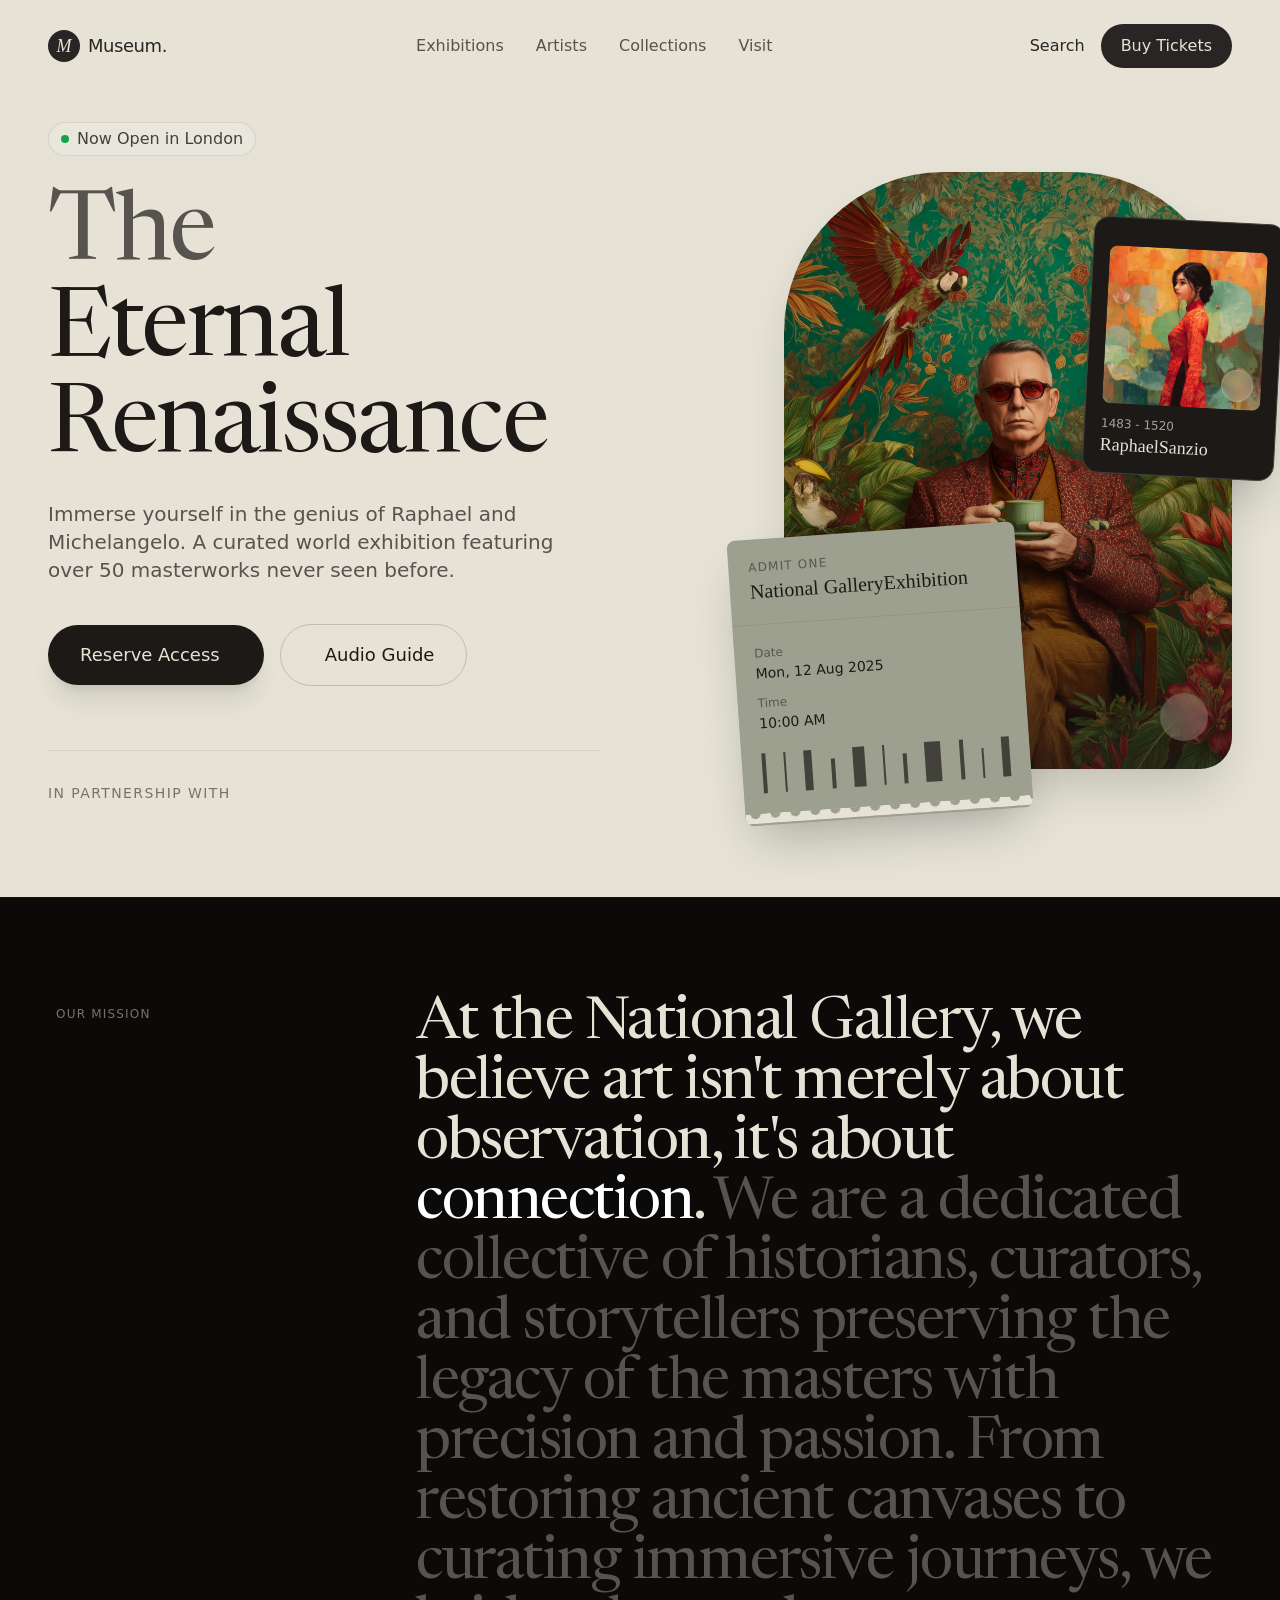
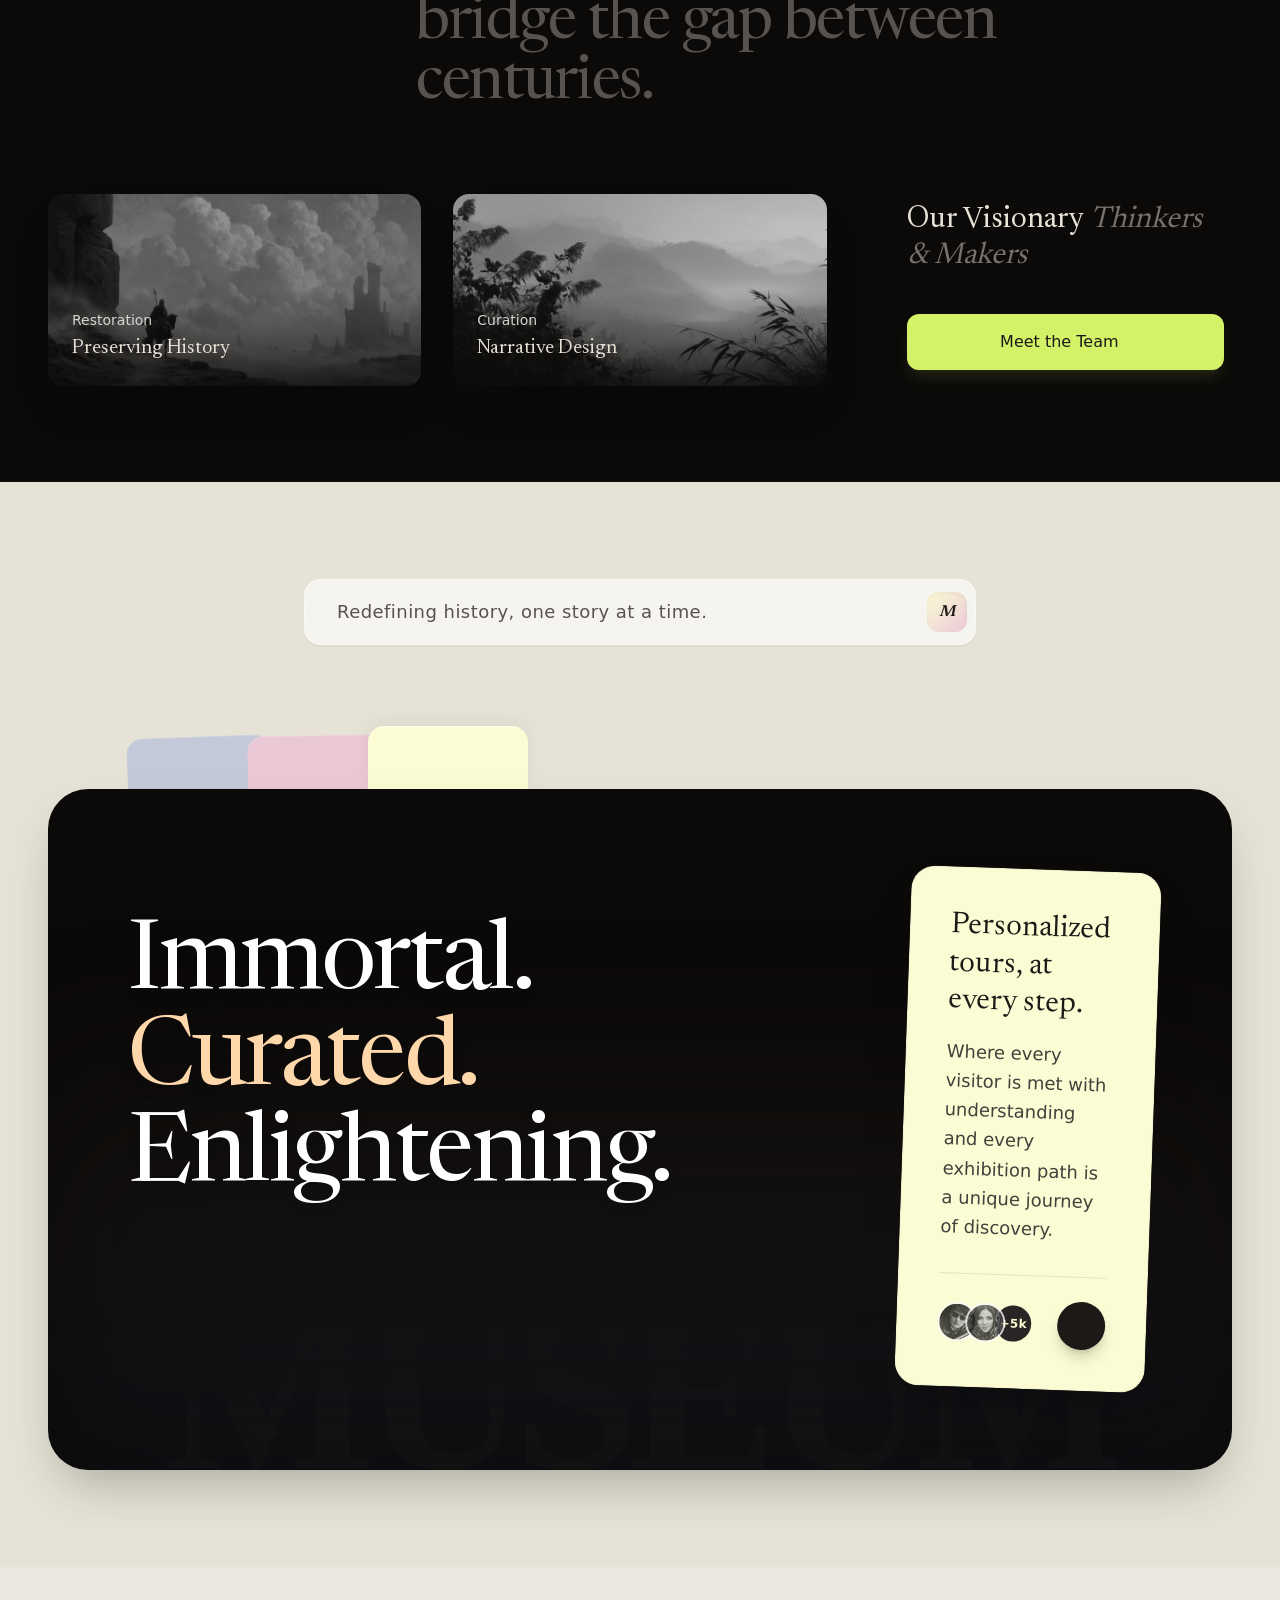
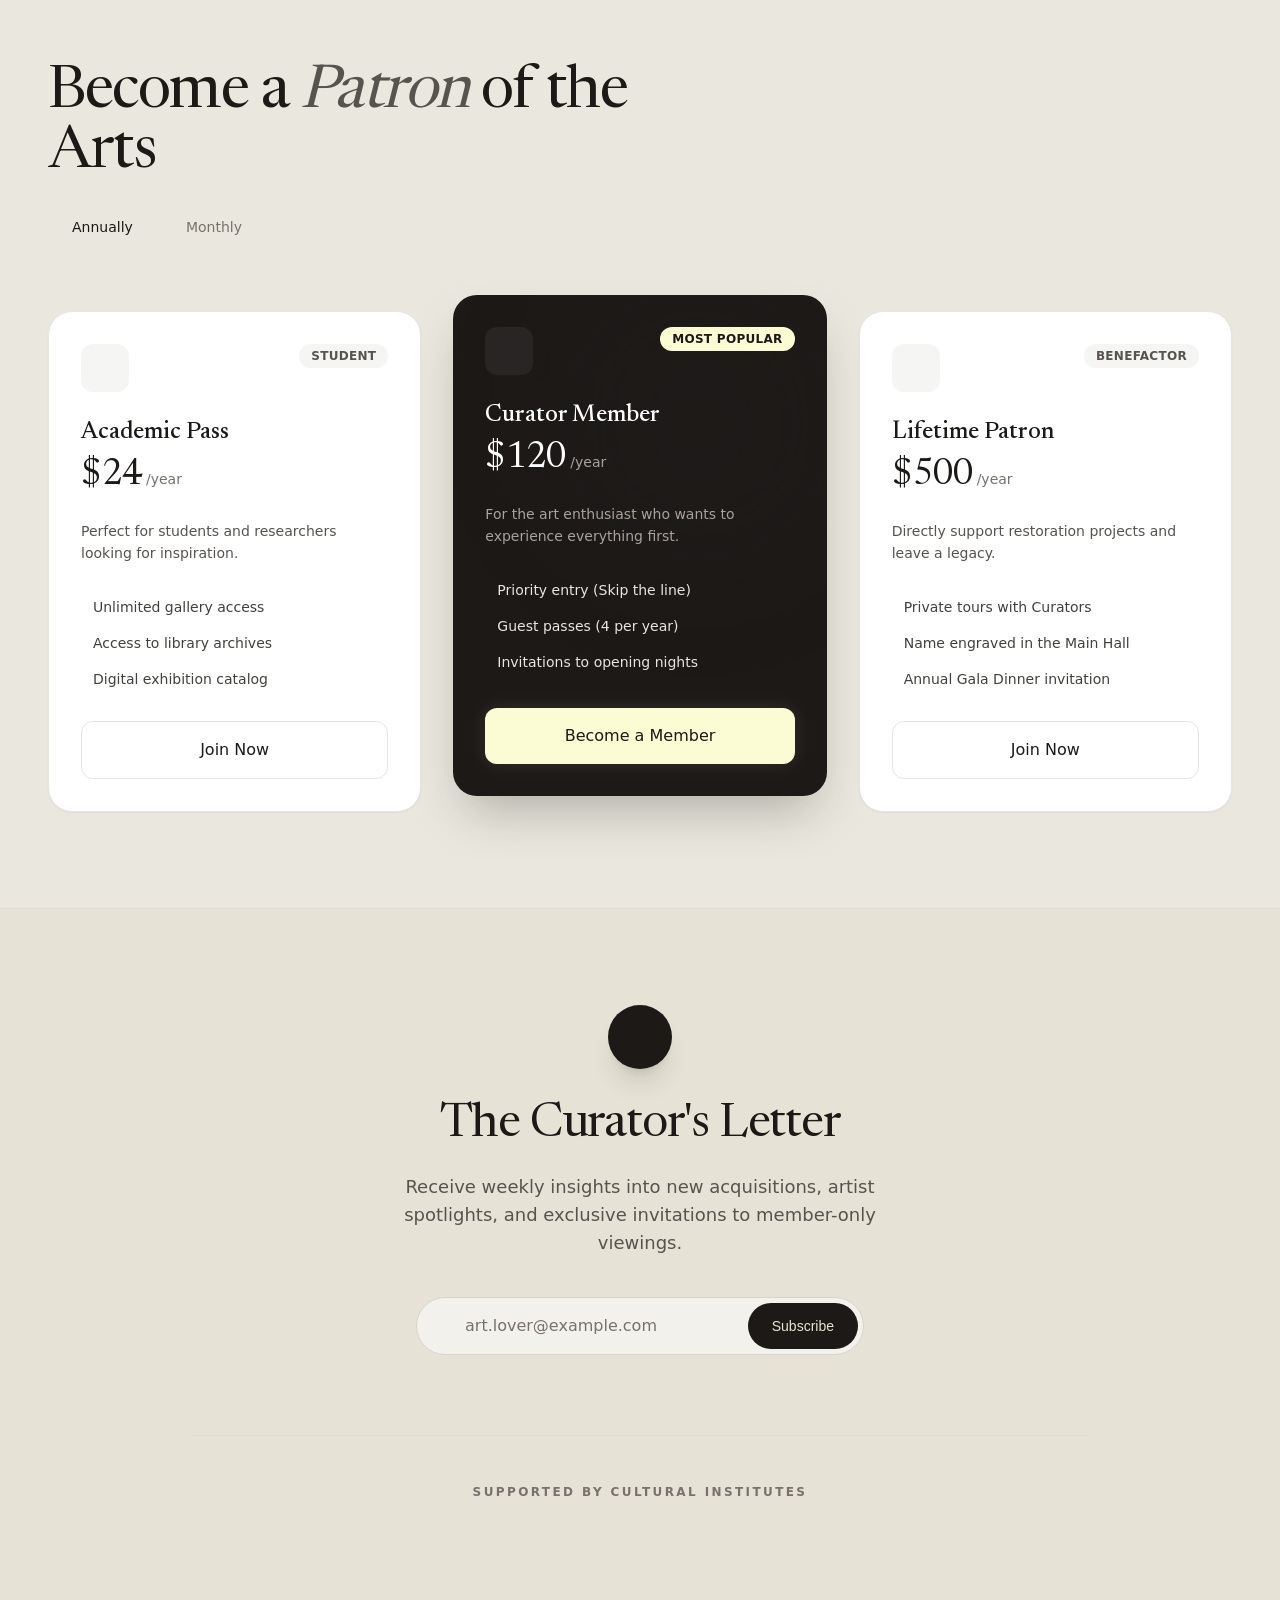
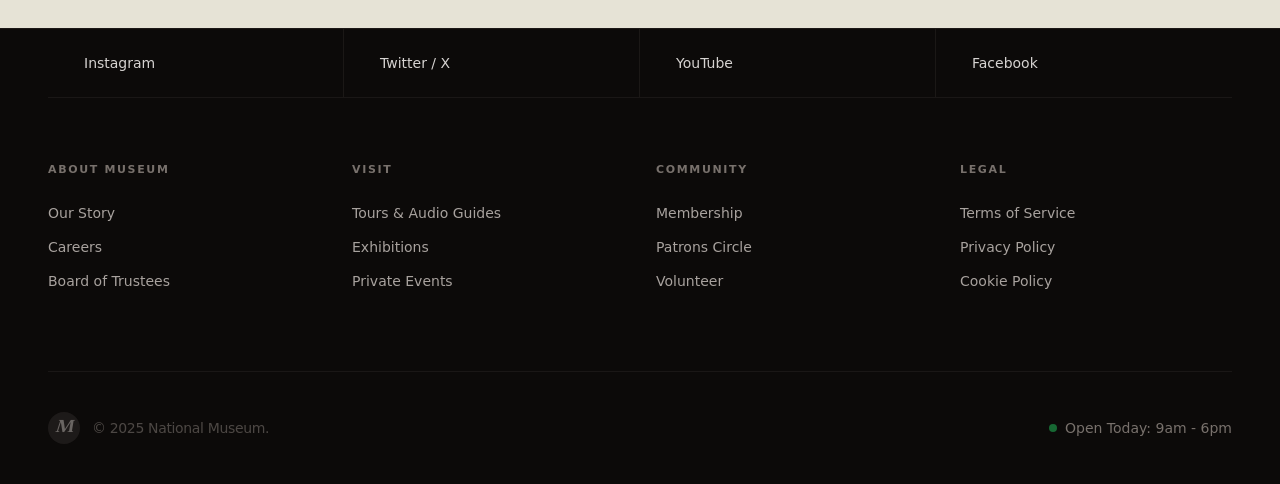
<file: Assets/green-museum/index.html>
<html lang="en"><head><meta charset="utf-8"/>
<meta content="width=device-width, initial-scale=1.0" name="viewport"/>
<title>Museum Exhibition Hero</title>
<script src="assets/resource_3fa48481346f.js"></script>
<script src="assets/iconify-icon_e19829e7f0e8.js"></script>
<link href="https://fonts.googleapis.com" rel="preconnect"/>
<link crossorigin="" href="https://fonts.gstatic.com" rel="preconnect"/>
<style>
body {
font-family: 'Instrument Sans', sans-serif;
background-color: #E6E3D6; /* Warm beige matching the reference */
color: #262624;
}
.font-serif {
font-family: 'Playfair Display', serif;
}
/* Custom serrated edge for the ticket */
.ticket-bottom {
background-image: radial-gradient(circle, transparent 50%, #9EA08F 50%);
background-size: 20px 20px;
background-position: -10px -10px;
height: 10px;
width: 100%;
transform: rotate(180deg);
}
</style><link href="assets/css2_86e10c4bcbd4.css" id="all-fonts-link-font-geist" rel="stylesheet"/><style id="all-fonts-style-font-geist">.font-geist { font-family: 'Geist', sans-serif !important; }</style><link href="assets/css2_0fc20595ebff.css" id="all-fonts-link-font-roboto" rel="stylesheet"/><style id="all-fonts-style-font-roboto">.font-roboto { font-family: 'Roboto', sans-serif !important; }</style><link href="assets/css2_23afcbef9bdd.css" id="all-fonts-link-font-montserrat" rel="stylesheet"/><style id="all-fonts-style-font-montserrat">.font-montserrat { font-family: 'Montserrat', sans-serif !important; }</style><link href="assets/css2_82ced711bf49.css" id="all-fonts-link-font-poppins" rel="stylesheet"/><style id="all-fonts-style-font-poppins">.font-poppins { font-family: 'Poppins', sans-serif !important; }</style><link href="assets/css2_fa22aa91016e.css" id="all-fonts-link-font-playfair" rel="stylesheet"/><style id="all-fonts-style-font-playfair">.font-playfair { font-family: 'Playfair Display', serif !important; }</style><link href="assets/css2_2b2d87bc82d8.css" id="all-fonts-link-font-instrument-serif" rel="stylesheet"/><style id="all-fonts-style-font-instrument-serif">.font-instrument-serif { font-family: 'Instrument Serif', serif !important; }</style><link href="assets/css2_4fef849c83da.css" id="all-fonts-link-font-merriweather" rel="stylesheet"/><style id="all-fonts-style-font-merriweather">.font-merriweather { font-family: 'Merriweather', serif !important; }</style><link href="assets/css2_a7b22b336fe1.css" id="all-fonts-link-font-bricolage" rel="stylesheet"/><style id="all-fonts-style-font-bricolage">.font-bricolage { font-family: 'Bricolage Grotesque', sans-serif !important; }</style><link href="assets/css2_0b2072b66163.css" id="all-fonts-link-font-jakarta" rel="stylesheet"/><style id="all-fonts-style-font-jakarta">.font-jakarta { font-family: 'Plus Jakarta Sans', sans-serif !important; }</style><link href="assets/css2_9b8bf743d4a8.css" id="all-fonts-link-font-manrope" rel="stylesheet"/><style id="all-fonts-style-font-manrope">.font-manrope { font-family: 'Manrope', sans-serif !important; }</style><link href="assets/css2_8e191ef32247.css" id="all-fonts-link-font-space-grotesk" rel="stylesheet"/><style id="all-fonts-style-font-space-grotesk">.font-space-grotesk { font-family: 'Space Grotesk', sans-serif !important; }</style><link href="assets/css2_70fd47a02eed.css" id="all-fonts-link-font-work-sans" rel="stylesheet"/><style id="all-fonts-style-font-work-sans">.font-work-sans { font-family: 'Work Sans', sans-serif !important; }</style><link href="assets/css2_b52fc18295f8.css" id="all-fonts-link-font-pt-serif" rel="stylesheet"/><style id="all-fonts-style-font-pt-serif">.font-pt-serif { font-family: 'PT Serif', serif !important; }</style><link href="assets/css2_62759cd015bd.css" id="all-fonts-link-font-geist-mono" rel="stylesheet"/><style id="all-fonts-style-font-geist-mono">.font-geist-mono { font-family: 'Geist Mono', monospace !important; }</style><link href="assets/css2_f495c2faa2a6.css" id="all-fonts-link-font-space-mono" rel="stylesheet"/><style id="all-fonts-style-font-space-mono">.font-space-mono { font-family: 'Space Mono', monospace !important; }</style><link href="assets/css2_6f16cdd6fd9f.css" id="all-fonts-link-font-quicksand" rel="stylesheet"/><style id="all-fonts-style-font-quicksand">.font-quicksand { font-family: 'Quicksand', sans-serif !important; }</style><link href="assets/css2_94cb6f0c406a.css" id="all-fonts-link-font-nunito" rel="stylesheet"/><style id="all-fonts-style-font-nunito">.font-nunito { font-family: 'Nunito', sans-serif !important; }</style><link href="assets/css2_6c160a0c4e6f.css" id="all-fonts-link-font-newsreader" rel="stylesheet"/><style id="all-fonts-style-font-newsreader">.font-newsreader { font-family: 'Newsreader', serif !important; }</style><link href="assets/css2_bd407d5ceb4b.css" id="all-fonts-link-font-google-sans-flex" rel="stylesheet"/><style id="all-fonts-style-font-google-sans-flex">.font-google-sans-flex { font-family: 'Google Sans Flex', sans-serif !important; }</style><link href="assets/css2_176e25227b5e.css" id="all-fonts-link-font-oswald" rel="stylesheet"/><style id="all-fonts-style-font-oswald">.font-oswald { font-family: 'Oswald', sans-serif !important; }</style><link href="assets/css2_e5ca562f8909.css" id="all-fonts-link-font-dm-sans" rel="stylesheet"/><style id="all-fonts-style-font-dm-sans">.font-dm-sans { font-family: 'DM Sans', sans-serif !important; }</style><style data-scroll-fix="true">
        /* Scroll fixes for offline viewing */
        html, body {
            overflow: auto !important;
            overflow-x: hidden !important;
            height: auto !important;
            min-height: 100% !important;
            scroll-behavior: auto !important;
            opacity: 1 !important;
            visibility: visible !important;
        }
        
        /* Force visibility - many sites use JS animations for initial display */
        body, .wrapper, main, #__next, #app, .page, .content {
            opacity: 1 !important;
            visibility: visible !important;
            transform: none !important;
        }
        
        /* Disable loader/preloader overlays */
        .loader, .preloader, .loading, [class*="loader"], [class*="preloader"] {
            display: none !important;
            opacity: 0 !important;
        }
        
        /* Show elements that might be hidden for animation */
        .word-inner, .char, .line, [data-aos], [data-scroll],
        .hero-text span, .hero-fade, [class*="hero"] span {
            opacity: 1 !important;
            transform: none !important;
            visibility: visible !important;
        }
        
        /* Reset Tailwind animation utility classes */
        .translate-y-full, .translate-x-full, .-translate-y-full, .-translate-x-full,
        .translate-y-1\/2, .-translate-y-1\/2, .translate-y-\[100\%\], .translate-y-\[110\%\] {
            transform: none !important;
        }
        
        /* Force visibility on common hidden-for-animation patterns */
        .opacity-0, [class*="opacity-0"] {
            opacity: 1 !important;
        }
        
        /* Reset scale transforms used for animations */
        .scale-0, .scale-50, .scale-75 {
            transform: none !important;
        }
        
        html.lenis, html.lenis-smooth, 
        body.lenis, body.lenis-smooth,
        .lenis-wrapper, .lenis-content,
        [data-lenis-prevent], [data-scroll-container] {
            overflow: visible !important;
            height: auto !important;
        }
        
        /* Fix flex containers that might cut off content */
        body.flex.items-center,
        body.flex.justify-center {
            align-items: flex-start !important;
            min-height: 100vh;
            height: auto !important;
        }
        
        /* Ensure main content scrolls */
        main, #__next, #__nuxt, #app, .main-content {
            overflow: visible !important;
            height: auto !important;
        }
        </style></head>
<body class="min-h-screen flex flex-col overflow-x-hidden selection:bg-stone-800 selection:text-[#E6E3D6]">
<!-- Navigation -->
<nav class="w-full px-6 py-6 md:px-12 flex items-center justify-between z-50 relative">
<div class="flex items-center gap-2">
<div class="w-8 h-8 rounded-full bg-stone-800 text-[#E6E3D6] flex items-center justify-center">
<span class="font-serif italic font-medium text-lg font-sans">M</span>
</div>
<span class="text-lg font-medium tracking-tight font-sans">Museum.</span>
</div>
<div class="hidden md:flex items-center gap-8 text-base text-stone-600">
<a class="hover:text-stone-900 transition-colors font-sans" href="#">Exhibitions</a>
<a class="hover:text-stone-900 transition-colors font-sans" href="#">Artists</a>
<a class="hover:text-stone-900 transition-colors font-sans" href="#">Collections</a>
<a class="hover:text-stone-900 transition-colors font-sans" href="#">Visit</a>
</div>
<div class="flex items-center gap-4">
<button class="hidden md:flex items-center gap-2 text-base hover:text-stone-600 transition-colors">
<iconify-icon icon="solar:magnifer-linear" width="20"></iconify-icon>
<span class="font-sans">Search</span>
</button>
<button class="flex md:hidden">
<iconify-icon icon="solar:hamburger-menu-linear" width="28"></iconify-icon>
</button>
<a class="hidden md:flex items-center justify-center px-5 py-2.5 bg-stone-800 text-[#E6E3D6] rounded-full text-base font-medium transition-transform hover:scale-105 active:scale-95 font-sans" href="#">
                Buy Tickets
            </a>
</div>
</nav>
<!-- Hero Section -->
<section class="flex-grow flex flex-col md:px-12 lg:flex-row lg:gap-20 lg:pb-12 w-full max-w-7xl mr-auto ml-auto pr-6 pb-12 pl-6 relative gap-x-12 gap-y-12 items-center justify-center">
<!-- Left Content -->
<div class="flex-1 w-full flex flex-col items-start pt-8 lg:pt-0 z-10">
<div class="inline-flex items-center gap-2 px-3 py-1 rounded-full border border-stone-400/30 bg-stone-100/20 backdrop-blur-sm text-sm md:text-base text-stone-700 mb-8">
<span class="w-2 h-2 rounded-full bg-green-600 animate-pulse"></span>
<span class="font-sans">Now Open in London</span>
</div>
<h1 class="text-6xl md:text-7xl lg:text-8xl leading-[0.95] tracking-tight text-stone-900 mb-6 font-newsreader font-light">
<span class="block text-stone-600 font-newsreader font-light">The</span>
            Eternal
            
                Renaissance
        </h1>
<p class="text-lg md:text-xl text-stone-600 max-w-lg leading-relaxed mb-10 font-sans">
            Immerse yourself in the genius of Raphael and Michelangelo. A curated world exhibition featuring over 50
            masterworks never seen before.
        </p>
<div class="flex flex-col sm:flex-row items-start sm:items-center gap-4 w-full sm:w-auto mb-16">
<button class="w-full sm:w-auto px-8 py-4 bg-stone-900 text-[#E6E3D6] rounded-full text-lg font-medium flex items-center justify-center gap-3 group transition-all hover:bg-stone-800 shadow-xl shadow-stone-900/10">
<span class="font-sans">Reserve Access</span>
<iconify-icon class="group-hover:translate-x-1 transition-transform" icon="solar:arrow-right-linear" width="20"></iconify-icon>
</button>
<button class="w-full sm:w-auto px-8 py-4 bg-transparent border border-stone-800/20 text-stone-900 rounded-full text-lg font-medium flex items-center justify-center gap-3 hover:bg-stone-800/5 transition-colors">
<iconify-icon icon="solar:play-circle-linear" width="20"></iconify-icon>
<span class="font-sans">Audio Guide</span>
</button>
</div>
<!-- Partners / Logos -->
<div class="w-full border-t border-stone-800/10 pt-8">
<p class="text-sm text-stone-500 mb-4 font-medium uppercase tracking-widest font-sans">In partnership with
            </p>
<div class="flex flex-wrap items-center gap-8 opacity-60 grayscale hover:grayscale-0 transition-all duration-500">
<!-- Using Simple Icons via Iconify -->
<iconify-icon class="text-stone-800" icon="simple-icons:britishmuseum" width="32"></iconify-icon>
<iconify-icon class="text-stone-800" icon="simple-icons:artstation" width="32"></iconify-icon>
<iconify-icon class="text-stone-800" icon="simple-icons:sothebys" width="32"></iconify-icon>
<iconify-icon class="text-stone-800" icon="simple-icons:kickstarter" width="32"></iconify-icon>
</div>
</div>
</div>
<!-- Right Content: Visual Composition -->
<div class="flex-1 w-full h-full relative flex items-center justify-center lg:justify-end py-10 lg:py-20">
<!-- Decorative Elements behind -->
<iconify-icon class="absolute top-0 right-10 text-stone-400/50 hidden lg:block" icon="solar:star-fall-linear" width="48"></iconify-icon>
<div class="relative w-full max-w-md aspect-[3/4]">
<!-- Arched Image Card -->
<div class="absolute inset-0 rounded-t-[10rem] rounded-b-[2rem] overflow-hidden shadow-2xl shadow-stone-900/20 group">
<img alt="Museum Hallway" class="w-full h-full object-cover transition-transform duration-700 group-hover:scale-105" src="assets/f9ba58a4-51e6-4f54-b31a-42afcd_c86ddf94deae.webp" style=""/>
<!-- Gradient Overlay -->
<div class="absolute inset-0 bg-gradient-to-t from-stone-900/60 via-transparent to-transparent"></div>
<!-- Floating Badge on Image -->
<div class="absolute bottom-6 left-6 right-6 flex items-center justify-between text-[#E6E3D6]">
<div>
<p class="text-sm font-medium opacity-80 mb-1 font-sans">Featured Hall</p>
<p class="text-2xl font-newsreader font-light">Vatican Museums</p>
</div>
<button class="w-12 h-12 rounded-full bg-white/20 backdrop-blur-md flex items-center justify-center hover:bg-white/30 transition-colors">
<iconify-icon icon="solar:map-arrow-right-linear" width="24"></iconify-icon>
</button>
</div>
</div>
<!-- Floating Ticket Component (referencing the top-middle image) -->
<div class="absolute -bottom-12 -left-4 md:-left-12 w-72 bg-[#9EA08F] shadow-2xl rounded-lg overflow-hidden transform rotate-[-4deg] hover:rotate-0 transition-transform duration-500 z-20">
<!-- Ticket Header -->
<div class="p-5 border-b border-stone-900/10 flex justify-between items-start">
<div>
<p class="text-xs font-medium uppercase tracking-widest text-stone-800/60 mb-1 font-sans">Admit
                            One</p>
<p class="font-serif text-xl text-stone-900 leading-tight font-sans">National GalleryExhibition
                        </p>
</div>
<iconify-icon class="text-stone-800" icon="solar:ticket-star-linear" width="24"></iconify-icon>
</div>
<!-- Ticket Body -->
<div class="p-5 bg-[#9EA08F] relative">
<div class="space-y-3">
<div class="">
<p class="text-xs text-stone-800/60 mb-0.5 font-sans">Date</p>
<p class="text-sm font-medium text-stone-900 font-sans">Mon, 12 Aug 2025</p>
</div>
<div class="">
<p class="text-xs text-stone-800/60 mb-0.5 font-sans">Time</p>
<p class="text-sm font-medium text-stone-900 font-sans">10:00 AM</p>
</div>
</div>
<!-- Barcode Simulation -->
<div class="mt-5 flex items-end justify-between gap-1 h-10 opacity-70">
<div class="w-1 bg-stone-900 h-full"></div>
<div class="w-0.5 bg-stone-900 h-full"></div>
<div class="w-2 bg-stone-900 h-full"></div>
<div class="w-1 bg-stone-900 h-3/4"></div>
<div class="w-3 bg-stone-900 h-full"></div>
<div class="w-0.5 bg-stone-900 h-full"></div>
<div class="w-1 bg-stone-900 h-3/4"></div>
<div class="w-4 bg-stone-900 h-full"></div>
<div class="w-1 bg-stone-900 h-full"></div>
<div class="w-0.5 bg-stone-900 h-3/4"></div>
<div class="w-2 bg-stone-900 h-full"></div>
</div>
</div>
<!-- Serrated Bottom -->
<div class="h-3 w-full bg-[#E6E3D6]" style="mask-image: radial-gradient(circle at 10px 0, transparent 0, transparent 5px, black 5px); mask-size: 20px 10px; mask-repeat: repeat-x;">
</div>
</div>
<!-- Floating Portrait Card (referencing the profile screen) -->
<div class="hidden md:block absolute top-12 -right-12 w-48 bg-stone-900 rounded-2xl p-4 shadow-2xl z-30 transform rotate-[3deg] hover:rotate-0 transition-transform duration-500 border border-stone-700">
<div class="flex items-center justify-between text-stone-400 mb-3">
<iconify-icon icon="solar:arrow-left-linear" width="16"></iconify-icon>
<div class="flex gap-2">
<iconify-icon icon="solar:share-linear" width="16"></iconify-icon>
<iconify-icon icon="solar:heart-linear" width="16"></iconify-icon>
</div>
</div>
<div class="w-full aspect-square rounded-lg overflow-hidden mb-3 relative">
<img class="w-full h-full object-cover" src="assets/dbf926e9-d62d-40e2-b3ca-2e76c2_9d3cfea30313.webp" style=""/>
<div class="absolute bottom-2 right-2 w-8 h-8 rounded-full bg-white/20 backdrop-blur-sm flex items-center justify-center border border-white/20">
<iconify-icon class="text-white" icon="solar:pause-linear" width="14"></iconify-icon>
</div>
</div>
<div class="">
<p class="text-xs text-stone-400 mb-0.5 font-sans">1483 - 1520</p>
<p class="font-serif text-lg text-[#E6E3D6] leading-tight font-sans">RaphaelSanzio</p>
</div>
</div>
</div>
</div>
</section><section class="md:px-12 overflow-hidden bg-stone-950 w-full border-stone-900/50 border-t pt-24 pr-6 pb-24 pl-6 relative">
<div class="max-w-7xl mx-auto flex flex-col gap-20">
<!-- Header Content -->
<div class="flex flex-col md:flex-row items-start gap-12 lg:gap-24">
<!-- Label Column -->
<div class="w-full md:w-1/4 pt-3 flex flex-col gap-6">
<div class="flex items-center gap-2 text-stone-500">
<iconify-icon icon="solar:info-square-linear" width="18"></iconify-icon>
<span class="text-xs font-medium uppercase tracking-widest font-sans">Our Mission</span>
</div>
</div>
<!-- Typography Column -->
<div class="w-full md:w-3/4">
<h2 class="text-3xl md:text-5xl lg:text-6xl leading-[1.1] tracking-tight font-newsreader font-light text-[#E6E3D6]">
                    At the National Gallery, we believe art isn't merely about observation, it's about <span class="text-white font-normal">connection</span>.
                    <span class="text-stone-600">We are a dedicated collective of historians, curators, and storytellers preserving the legacy of the masters with precision and passion. From restoring ancient canvases to curating immersive journeys, we bridge the gap between centuries.</span>
</h2>
</div>
</div>
<!-- Visual Grid -->
<div class="grid grid-cols-1 md:grid-cols-3 gap-6 lg:gap-8 items-stretch">
<!-- Card 1 -->
<div class="group relative rounded-2xl overflow-hidden aspect-[3/4] md:aspect-auto bg-stone-900 shadow-2xl shadow-black/20">
<img alt="Art Restoration" class="absolute inset-0 w-full h-full object-cover transition-all duration-700 grayscale group-hover:grayscale-0 group-hover:scale-105 opacity-80 group-hover:opacity-100" src="assets/7ad96a43-9d8d-4e10-aba8-59f530_8d4274fb8002.webp" style=""/>
<div class="absolute inset-0 bg-gradient-to-t from-stone-950/80 via-transparent to-transparent"></div>
<div class="absolute bottom-6 left-6">
<p class="text-stone-300 text-sm font-sans mb-1">Restoration</p>
<p class="text-[#E6E3D6] font-newsreader text-xl">Preserving History</p>
</div>
</div>
<!-- Card 2 -->
<div class="group relative rounded-2xl overflow-hidden aspect-[3/4] md:aspect-auto bg-stone-900 shadow-2xl shadow-black/20">
<img alt="Curators Discussing" class="absolute inset-0 w-full h-full object-cover transition-all duration-700 grayscale group-hover:grayscale-0 group-hover:scale-105 opacity-80 group-hover:opacity-100" src="assets/70e1096b-0c64-49c6-a22e-5b8e1f_c2515ea84f2f.jpg"/>
<div class="absolute inset-0 bg-gradient-to-t from-stone-950/80 via-transparent to-transparent"></div>
<div class="absolute bottom-6 left-6">
<p class="text-stone-300 text-sm font-sans mb-1">Curation</p>
<p class="text-[#E6E3D6] font-newsreader text-xl">Narrative Design</p>
</div>
</div>
<!-- Action Card -->
<div class="flex flex-col justify-end p-2 md:pl-8 lg:pl-12 pb-4">
<div class="mb-8">
<h3 class="text-3xl text-[#E6E3D6] font-newsreader font-light mb-2">
                        Our Visionary 
                        <span class="italic text-stone-500">Thinkers &amp; Makers</span>
</h3>
</div>
<button class="group w-full md:w-auto inline-flex items-center justify-center gap-3 px-6 py-4 bg-[#D4F268] hover:bg-[#C3E354] text-stone-900 rounded-xl font-medium transition-all duration-300 transform hover:-translate-y-1 shadow-lg shadow-[#D4F268]/10">
<span class="font-sans">Meet the Team</span>
<iconify-icon class="group-hover:translate-x-1 transition-transform duration-300" icon="solar:arrow-right-linear" width="20"></iconify-icon>
</button>
</div>
</div>
</div>
</section><section class="w-full bg-[#E6E3D6] py-24 px-6 md:px-12 relative overflow-hidden font-sans border-t border-stone-300/30">
<!-- Floating Search & Context Bar -->
<div class="max-w-2xl mx-auto mb-16 relative z-10">
<div class="bg-white/60 backdrop-blur-md rounded-2xl p-2 shadow-sm border border-white/40 flex items-center justify-between gap-4 pr-2">
<div class="h-12 px-6 flex items-center text-stone-600 text-lg font-normal tracking-wide w-full">
                Redefining history, one story at a time.
             </div>
<div class="shrink-0 h-10 w-10 bg-gradient-to-br from-[#FBFCD4] to-[#EBC8D6] rounded-xl flex items-center justify-center text-stone-900 font-newsreader italic font-semibold shadow-inner">
                M
             </div>
</div>
</div>
<!-- Main Content Container -->
<div class="max-w-7xl mx-auto relative pt-4">
<!-- Folder Tabs -->
<div class="flex items-end pl-4 md:pl-20 relative z-0 translate-y-[1px]">
<!-- Tab 1: Collections -->
<div class="group w-28 md:w-36 h-14 bg-[#C4C9D9] rounded-t-2xl transform -rotate-2 origin-bottom-right border-t border-white/20 flex items-center justify-center relative cursor-pointer hover:-translate-y-2 transition-transform duration-300">
<iconify-icon class="text-stone-800 opacity-60" icon="solar:eye-linear" width="26"></iconify-icon>
</div>
<!-- Tab 2: Preservation -->
<div class="group w-28 md:w-36 h-14 bg-[#EBC8D6] rounded-t-2xl -ml-6 transform -rotate-1 origin-bottom-right border-t border-white/20 flex items-center justify-center relative z-10 cursor-pointer hover:-translate-y-2 transition-transform duration-300">
<iconify-icon class="text-stone-800 opacity-60" icon="solar:leaf-linear" width="26"></iconify-icon>
</div>
<!-- Tab 3: Membership (Active) -->
<div class="w-32 md:w-40 h-16 bg-[#FBFCD4] rounded-t-2xl -ml-6 border-t border-white/40 flex items-center justify-center relative z-20 shadow-[0_-4px_20px_rgba(0,0,0,0.05)] pb-2 cursor-default">
<iconify-icon class="text-stone-900" icon="solar:crown-star-linear" width="30"></iconify-icon>
</div>
</div>
<!-- Main Dark Card -->
<div class="md:p-16 lg:p-20 overflow-hidden min-h-[550px] flex flex-col lg:flex-row lg:gap-8 bg-stone-950 w-full bg-[url(https://hoirqrkdgbmvpwutwuwj.supabase.co/storage/v1/object/public/assets/assets/1a8389ee-c420-4525-90ff-7f2d2a42e902_1600w.jpg)] bg-cover bg-center z-30 rounded-[2.5rem] pt-8 pr-8 pb-8 pl-8 relative shadow-2xl gap-x-16 gap-y-16 items-start justify-between">
<!-- Atmospheric Glow -->
<div class="absolute bottom-0 left-1/2 -translate-x-1/2 w-full h-2/3 bg-gradient-to-t from-blue-900/10 via-stone-900/50 to-transparent blur-3xl pointer-events-none"></div>
<!-- Left Column: Typography -->
<div class="relative z-10 flex flex-col justify-center h-full pt-4 lg:pt-12">
<h2 class="text-5xl md:text-7xl lg:text-8xl font-newsreader font-light text-white leading-[0.95] tracking-tight drop-shadow-lg">
                    Immortal. 
                    <span class="font-normal text-orange-200">Curated.</span> 
                    Enlightening.
                </h2>
</div>
<!-- Right Column: Sticky Note Card -->
<div class="relative z-10 w-full lg:w-[28rem] self-end lg:self-center">
<div class="bg-[#FBFCD4] rounded-3xl p-8 md:p-10 shadow-2xl transform rotate-2 hover:rotate-0 transition-all duration-500 group border border-stone-900/5">
<h3 class="text-3xl font-newsreader font-normal text-stone-900 mb-4 leading-tight">
                        Personalized tours, 
                        at every step.
                    </h3>
<p class="text-stone-700 text-lg leading-relaxed mb-8 font-sans">
                        Where every visitor is met with understanding and every exhibition path is a unique journey of discovery.
                    </p>
<div class="flex items-center justify-between border-t border-stone-900/10 pt-6">
<div class="flex items-center gap-3">
<div class="flex -space-x-3">
<img alt="Member" class="w-10 h-10 rounded-full border-2 border-[#FBFCD4] grayscale opacity-80" src="assets/100_e68f6b0cbbf0.jpg"/>
<img alt="Member" class="w-10 h-10 rounded-full border-2 border-[#FBFCD4] grayscale opacity-80" src="assets/100_22d8a25adbc8.jpg"/>
<div class="w-10 h-10 rounded-full bg-stone-800 text-[#FBFCD4] flex items-center justify-center text-xs font-bold border-2 border-[#FBFCD4] tracking-wide">+5k</div>
</div>
</div>
<button class="w-12 h-12 rounded-full bg-stone-900 text-[#FBFCD4] flex items-center justify-center group-hover:scale-110 transition-transform shadow-lg shadow-stone-900/20">
<iconify-icon icon="solar:arrow-right-linear" width="24"></iconify-icon>
</button>
</div>
</div>
</div>
<!-- Bottom Watermark Typography -->
<div class="absolute bottom-0 left-0 w-full flex justify-center pointer-events-none opacity-20 select-none overflow-hidden">
<span class="text-[16vw] lg:text-[14rem] leading-none font-serif font-bold text-transparent bg-clip-text bg-gradient-to-t from-stone-800 via-stone-900 to-transparent tracking-tighter transform translate-y-[15%]">
                    MUSEUM
                 </span>
</div>
</div>
</div>
</section><section class="w-full bg-[#EAE8DE] py-24 px-6 md:px-12 relative font-sans border-t border-stone-300/30">
<div class="max-w-7xl mx-auto">
<div class="flex flex-col md:flex-row items-end justify-between mb-16 gap-8">
<div class="max-w-2xl">
<h2 class="text-5xl md:text-6xl font-newsreader font-light text-stone-900 mb-6 leading-[0.95] tracking-tight">
                    Become a <span class="italic text-stone-600">Patron</span> of the Arts
                </h2>
<p 50="" bg-stone-200="" class="text-lg text history and enjoy exclusive access to our ever-changing exhibitions. &lt;/p&gt; &lt;/div&gt; &lt;!-- Toggle Switch --&gt; &lt;div class=" flex="" items-center="" p-1.5="" relative"="" rounded-full="">
</p>
<button class="relative z-10 px-6 py-2.5 text-sm font-medium text-stone-900 rounded-full transition-colors">Annually</button>
<button class="relative z-10 px-6 py-2.5 text-sm font-medium text-stone-500 hover:text-stone-900 transition-colors">Monthly</button>
</div>
</div>
<div class="grid grid-cols-1 md:grid-cols-3 gap-6 lg:gap-8">
<!-- Tier 1: Student -->
<div class="bg-white rounded-3xl p-8 border border-stone-200 shadow-sm flex flex-col justify-between group hover:border-stone-400 transition-colors duration-300">
<div class="">
<div class="flex justify-between items-start mb-6">
<div class="w-12 h-12 rounded-xl bg-stone-100 flex items-center justify-center text-stone-600">
<iconify-icon icon="solar:backpack-linear" width="24"></iconify-icon>
</div>
<span class="inline-block px-3 py-1 rounded-full bg-stone-100 text-xs font-semibold text-stone-600 tracking-wide uppercase">Student</span>
</div>
<h3 class="text-2xl font-newsreader font-medium text-stone-900 mb-2">Academic Pass</h3>
<div class="flex items-baseline gap-1 mb-6">
<span class="text-4xl font-light font-newsreader text-stone-900">$24</span>
<span class="text-stone-500 text-sm">/year</span>
</div>
<p class="text-stone-600 text-sm mb-8 leading-relaxed">Perfect for students and researchers looking for inspiration.</p>
<ul class="space-y-4 mb-8">
<li class="flex items-center gap-3 text-sm text-stone-700">
<iconify-icon class="text-stone-400 shrink-0" icon="solar:check-circle-linear" width="20"></iconify-icon>
                            Unlimited gallery access
                        </li>
<li class="flex items-center gap-3 text-sm text-stone-700">
<iconify-icon class="text-stone-400 shrink-0" icon="solar:check-circle-linear" width="20"></iconify-icon>
                            Access to library archives
                        </li>
<li class="flex items-center gap-3 text-sm text-stone-700">
<iconify-icon class="text-stone-400 shrink-0" icon="solar:check-circle-linear" width="20"></iconify-icon>
                            Digital exhibition catalog
                        </li>
</ul>
</div>
<button class="w-full py-4 rounded-xl border border-stone-200 text-stone-900 font-medium hover:bg-stone-50 transition-colors">Join Now</button>
</div>
<!-- Tier 2: Individual (Featured) -->
<div class="bg-stone-900 rounded-3xl p-8 shadow-2xl flex flex-col justify-between relative overflow-hidden transform md:-translate-y-4">
<div class="absolute top-0 right-0 p-32 bg-stone-800/20 rounded-full blur-3xl -translate-y-1/2 translate-x-1/2"></div>
<div>
<div class="flex justify-between items-start mb-6 relative z-10">
<div class="w-12 h-12 rounded-xl bg-stone-800 flex items-center justify-center text-[#FBFCD4]">
<iconify-icon icon="solar:user-linear" width="24"></iconify-icon>
</div>
<span class="inline-block px-3 py-1 rounded-full bg-[#FBFCD4] text-xs font-semibold text-stone-900 tracking-wide uppercase">Most Popular</span>
</div>
<h3 class="text-2xl font-newsreader font-medium text-white mb-2 relative z-10">Curator Member</h3>
<div class="flex items-baseline gap-1 mb-6 relative z-10">
<span class="text-4xl font-light font-newsreader text-white">$120</span>
<span class="text-stone-400 text-sm">/year</span>
</div>
<p class="text-stone-400 text-sm mb-8 leading-relaxed relative z-10">For the art enthusiast who wants to experience everything first.</p>
<ul class="space-y-4 mb-8 relative z-10">
<li class="flex items-center gap-3 text-sm text-stone-200">
<iconify-icon class="text-[#FBFCD4] shrink-0" icon="solar:check-circle-bold" width="20"></iconify-icon>
                            Priority entry (Skip the line)
                        </li>
<li class="flex items-center gap-3 text-sm text-stone-200">
<iconify-icon class="text-[#FBFCD4] shrink-0" icon="solar:check-circle-bold" width="20"></iconify-icon>
                            Guest passes (4 per year)
                        </li>
<li class="flex items-center gap-3 text-sm text-stone-200">
<iconify-icon class="text-[#FBFCD4] shrink-0" icon="solar:check-circle-bold" width="20"></iconify-icon>
                            Invitations to opening nights
                        </li>
</ul>
</div>
<button class="w-full py-4 rounded-xl bg-[#FBFCD4] text-stone-900 font-medium hover:bg-[#F1F3B8] transition-colors shadow-[0_0_20px_rgba(251,252,212,0.1)] relative z-10">Become a Member</button>
</div>
<!-- Tier 3: Patron -->
<div class="bg-white rounded-3xl p-8 border border-stone-200 shadow-sm flex flex-col justify-between group hover:border-stone-400 transition-colors duration-300">
<div>
<div class="flex justify-between items-start mb-6">
<div class="w-12 h-12 rounded-xl bg-stone-100 flex items-center justify-center text-stone-600">
<iconify-icon icon="solar:crown-linear" width="24"></iconify-icon>
</div>
<span class="inline-block px-3 py-1 rounded-full bg-stone-100 text-xs font-semibold text-stone-600 tracking-wide uppercase">Benefactor</span>
</div>
<h3 class="text-2xl font-newsreader font-medium text-stone-900 mb-2">Lifetime Patron</h3>
<div class="flex items-baseline gap-1 mb-6">
<span class="text-4xl font-light font-newsreader text-stone-900">$500</span>
<span class="text-stone-500 text-sm">/year</span>
</div>
<p class="text-stone-600 text-sm mb-8 leading-relaxed">Directly support restoration projects and leave a legacy.</p>
<ul class="space-y-4 mb-8">
<li class="flex items-center gap-3 text-sm text-stone-700">
<iconify-icon class="text-stone-400 shrink-0" icon="solar:check-circle-linear" width="20"></iconify-icon>
                            Private tours with Curators
                        </li>
<li class="flex items-center gap-3 text-sm text-stone-700">
<iconify-icon class="text-stone-400 shrink-0" icon="solar:check-circle-linear" width="20"></iconify-icon>
                            Name engraved in the Main Hall
                        </li>
<li class="flex items-center gap-3 text-sm text-stone-700">
<iconify-icon class="text-stone-400 shrink-0" icon="solar:check-circle-linear" width="20"></iconify-icon>
                            Annual Gala Dinner invitation
                        </li>
</ul>
</div>
<button class="w-full py-4 rounded-xl border border-stone-200 text-stone-900 font-medium hover:bg-stone-50 transition-colors">Join Now</button>
</div>
</div>
</div>
</section><section class="py-24 px-6 md:px-12 bg-[#E6E3D6] border-t border-stone-300/50">
<div class="max-w-4xl mx-auto flex flex-col items-center text-center">
<div class="w-16 h-16 rounded-full bg-stone-900 text-[#E6E3D6] flex items-center justify-center mb-8 shadow-xl">
<iconify-icon icon="solar:letter-linear" width="32"></iconify-icon>
</div>
<h2 class="text-4xl md:text-5xl font-newsreader font-light text-stone-900 mb-6 tracking-tight">
            The Curator's Letter
        </h2>
<p class="text-lg text-stone-600 mb-10 max-w-lg font-sans">
            Receive weekly insights into new acquisitions, artist spotlights, and exclusive invitations to member-only viewings.
        </p>
<form class="w-full max-w-md relative flex items-center mb-20 group">
<iconify-icon class="absolute left-4 text-stone-400 transition-colors group-focus-within:text-stone-800" icon="solar:mailbox-linear" width="24"></iconify-icon>
<input class="w-full pl-12 pr-32 py-4 bg-white/50 backdrop-blur-sm border border-stone-300 rounded-full focus:outline-none focus:ring-2 focus:ring-stone-900/10 focus:bg-white transition-all text-stone-900 placeholder:text-stone-500 font-sans" placeholder="art.lover@example.com" required="" type="email"/>
<button class="absolute right-1.5 top-1.5 bottom-1.5 px-6 bg-stone-900 text-[#E6E3D6] rounded-full text-sm font-medium hover:scale-95 transition-transform" type="submit">
                Subscribe
            </button>
</form>
<div class="w-full border-t border-stone-300/50 pt-12">
<p class="text-xs font-semibold uppercase tracking-[0.2em] text-stone-500 mb-8 font-sans">Supported by Cultural Institutes</p>
<div class="flex flex-wrap justify-center gap-12 md:gap-16 opacity-60 grayscale hover:grayscale-0 transition-all duration-500">
<!-- Using Simple Icons as logos -->
<a class="hover:scale-110 transition-transform text-stone-800" href="#" title="British Council">
<iconify-icon icon="simple-icons:britishairways" width="40"></iconify-icon>
</a>
<a class="hover:scale-110 transition-transform text-stone-800" href="#" title="Kickstarter">
<iconify-icon icon="simple-icons:kickstarter" width="40"></iconify-icon>
</a>
<a class="hover:scale-110 transition-transform text-stone-800" href="#" title="Patreon">
<iconify-icon icon="simple-icons:patreon" width="40"></iconify-icon>
</a>
<a class="hover:scale-110 transition-transform text-stone-800" href="#" title="ArtStation">
<iconify-icon icon="simple-icons:artstation" width="40"></iconify-icon>
</a>
<a class="hover:scale-110 transition-transform text-stone-800" href="#" title="Medium">
<iconify-icon icon="simple-icons:medium" width="40"></iconify-icon>
</a>
</div>
</div>
</div>
</section><footer class="bg-stone-950 text-stone-400 relative overflow-hidden font-sans border-t border-stone-900">
<!-- Ambient Background Graphic -->
<div class="absolute top-[-20%] left-1/2 -translate-x-1/2 pointer-events-none opacity-[0.03] select-none">
<iconify-icon class="text-white" height="600" icon="solar:columns-linear" width="600"></iconify-icon>
</div>
<!-- Main Container -->
<div class="max-w-7xl mx-auto md:px-12 relative z-10">
<!-- Top Row: Social Links Grid -->
<div class="grid grid-cols-1 md:grid-cols-2 lg:grid-cols-4 border-b border-stone-800/50">
<!-- Item 1 -->
<a class="group flex items-center justify-between p-6 border-b md:border-b-0 border-stone-800/50 lg:border-r hover:bg-stone-900 transition-colors" href="#">
<div class="flex items-center gap-3 text-stone-300 group-hover:text-white">
<iconify-icon icon="simple-icons:instagram" width="18"></iconify-icon>
<span class="text-sm font-medium">Instagram</span>
</div>
<iconify-icon class="text-stone-600 group-hover:text-white group-hover:translate-x-1 group-hover:-translate-y-1 transition-transform duration-300" icon="solar:arrow-right-up-linear" width="18"></iconify-icon>
</a>
<!-- Item 2 -->
<a class="group flex items-center justify-between p-6 border-b md:border-b-0 border-stone-800/50 lg:border-r hover:bg-stone-900 transition-colors" href="#">
<div class="flex items-center gap-3 text-stone-300 group-hover:text-white">
<iconify-icon icon="simple-icons:x" width="18"></iconify-icon>
<span class="text-sm font-medium">Twitter / X</span>
</div>
<iconify-icon class="text-stone-600 group-hover:text-white group-hover:translate-x-1 group-hover:-translate-y-1 transition-transform duration-300" icon="solar:arrow-right-up-linear" width="18"></iconify-icon>
</a>
<!-- Item 3 -->
<a class="group flex items-center justify-between p-6 border-b md:border-b-0 border-stone-800/50 lg:border-r hover:bg-stone-900 transition-colors" href="#">
<div class="flex items-center gap-3 text-stone-300 group-hover:text-white">
<iconify-icon icon="simple-icons:youtube" width="18"></iconify-icon>
<span class="text-sm font-medium">YouTube</span>
</div>
<iconify-icon class="text-stone-600 group-hover:text-white group-hover:translate-x-1 group-hover:-translate-y-1 transition-transform duration-300" icon="solar:arrow-right-up-linear" width="18"></iconify-icon>
</a>
<!-- Item 4 -->
<a class="group flex items-center justify-between p-6 hover:bg-stone-900 transition-colors" href="#">
<div class="flex items-center gap-3 text-stone-300 group-hover:text-white">
<iconify-icon icon="simple-icons:facebook" width="18"></iconify-icon>
<span class="text-sm font-medium">Facebook</span>
</div>
<iconify-icon class="text-stone-600 group-hover:text-white group-hover:translate-x-1 group-hover:-translate-y-1 transition-transform duration-300" icon="solar:arrow-right-up-linear" width="18"></iconify-icon>
</a>
</div>
<!-- Links Grid -->
<div class="grid grid-cols-2 md:grid-cols-4 gap-y-12 gap-x-8 px-6 py-16 md:px-0">
<!-- Column 1 -->
<div class="flex flex-col gap-6">
<h4 class="text-[11px] font-bold tracking-[0.15em] uppercase text-stone-500 font-sans">About Museum</h4>
<ul class="flex flex-col gap-3.5 text-sm text-stone-400">
<li class=""><a class="hover:text-white transition-colors" href="#">Our Story</a></li>
<li class=""><a class="hover:text-white transition-colors" href="#">Careers</a></li>
<li><a class="hover:text-white transition-colors" href="#">Board of Trustees</a></li>
</ul>
</div>
<!-- Column 2 -->
<div class="flex flex-col gap-6">
<h4 class="text-[11px] font-bold tracking-[0.15em] uppercase text-stone-500 font-sans">Visit</h4>
<ul class="flex flex-col gap-3.5 text-sm text-stone-400">
<li class=""><a class="hover:text-white transition-colors" href="#">Tours &amp; Audio Guides</a></li>
<li class=""><a class="hover:text-white transition-colors" href="#">Exhibitions</a></li>
<li class=""><a class="hover:text-white transition-colors" href="#">Private Events</a></li>
</ul>
</div>
<!-- Column 3 -->
<div class="flex flex-col gap-6">
<h4 class="text-[11px] font-bold tracking-[0.15em] uppercase text-stone-500 font-sans">Community</h4>
<ul class="flex flex-col gap-3.5 text-sm text-stone-400">
<li><a class="hover:text-white transition-colors" href="#">Membership</a></li>
<li><a class="hover:text-white transition-colors" href="#">Patrons Circle</a></li>
<li><a class="hover:text-white transition-colors" href="#">Volunteer</a></li>
</ul>
</div>
<!-- Column 4 -->
<div class="flex flex-col gap-6">
<h4 class="text-[11px] font-bold tracking-[0.15em] uppercase text-stone-500 font-sans">Legal</h4>
<ul class="flex flex-col gap-3.5 text-sm text-stone-400">
<li><a class="hover:text-white transition-colors" href="#">Terms of Service</a></li>
<li><a class="hover:text-white transition-colors" href="#">Privacy Policy</a></li>
<li><a class="hover:text-white transition-colors" href="#">Cookie Policy</a></li>
</ul>
</div>
</div>
<!-- Bottom Bar -->
<div class="flex flex-col md:flex-row items-center justify-between border-t border-stone-800/50 py-10 px-6 md:px-0 mt-4 gap-6">
<div class="flex items-center gap-3 opacity-60">
<div class="w-8 h-8 rounded-full bg-stone-800 flex items-center justify-center text-stone-400">
<span class="font-newsreader italic font-bold text-lg">M</span>
</div>
<span class="text-sm font-medium tracking-tight text-stone-500">© 2025 National Museum.</span>
</div>
<div class="flex items-center gap-6">
<div class="flex items-center gap-2 text-stone-500 text-sm">
<div class="w-2 h-2 rounded-full bg-green-500/50 animate-pulse"></div>
                     Open Today: 9am - 6pm
                </div>
</div>
</div>
</div>
</footer>
<script data-img-fallback-handler="">!function(){var f=["https://hoirqrkdgbmvpwutwuwj.supabase.co/storage/v1/object/public/assets/assets/917d6f93-fb36-439a-8c48-884b67b35381_1600w.jpg","https://hoirqrkdgbmvpwutwuwj.supabase.co/storage/v1/object/public/assets/assets/4734259a-bad7-422f-981e-ce01e79184f2_1600w.jpg","https://hoirqrkdgbmvpwutwuwj.supabase.co/storage/v1/object/public/assets/assets/c543a9e1-f226-4ced-80b0-feb8445a75b9_1600w.jpg","https://hoirqrkdgbmvpwutwuwj.supabase.co/storage/v1/object/public/assets/assets/5bab247f-35d9-400d-a82b-fd87cfe913d2_1600w.webp","https://hoirqrkdgbmvpwutwuwj.supabase.co/storage/v1/object/public/assets/assets/30104e3c-5eea-4b93-93e9-5313698a7156_1600w.webp"],h=new Set;function g(s){for(var x=0,i=0;i<s.length;i++)x=(x<<5)-x+s.charCodeAt(i)|0;return f[Math.abs(x)%f.length]}function r(t){var s=t.src;if(s&&!h.has(s)){h.add(s);t.src=g(s)}}window.addEventListener("error",function(e){var t=e.target;if(t&&t.tagName==="IMG")r(t)},!0);function c(){document.querySelectorAll("img").forEach(function(i){if(i.complete&&!i.naturalWidth&&i.src)r(i)})}if(document.readyState==="loading")document.addEventListener("DOMContentLoaded",c);else c()}()</script></body></html>
</file>
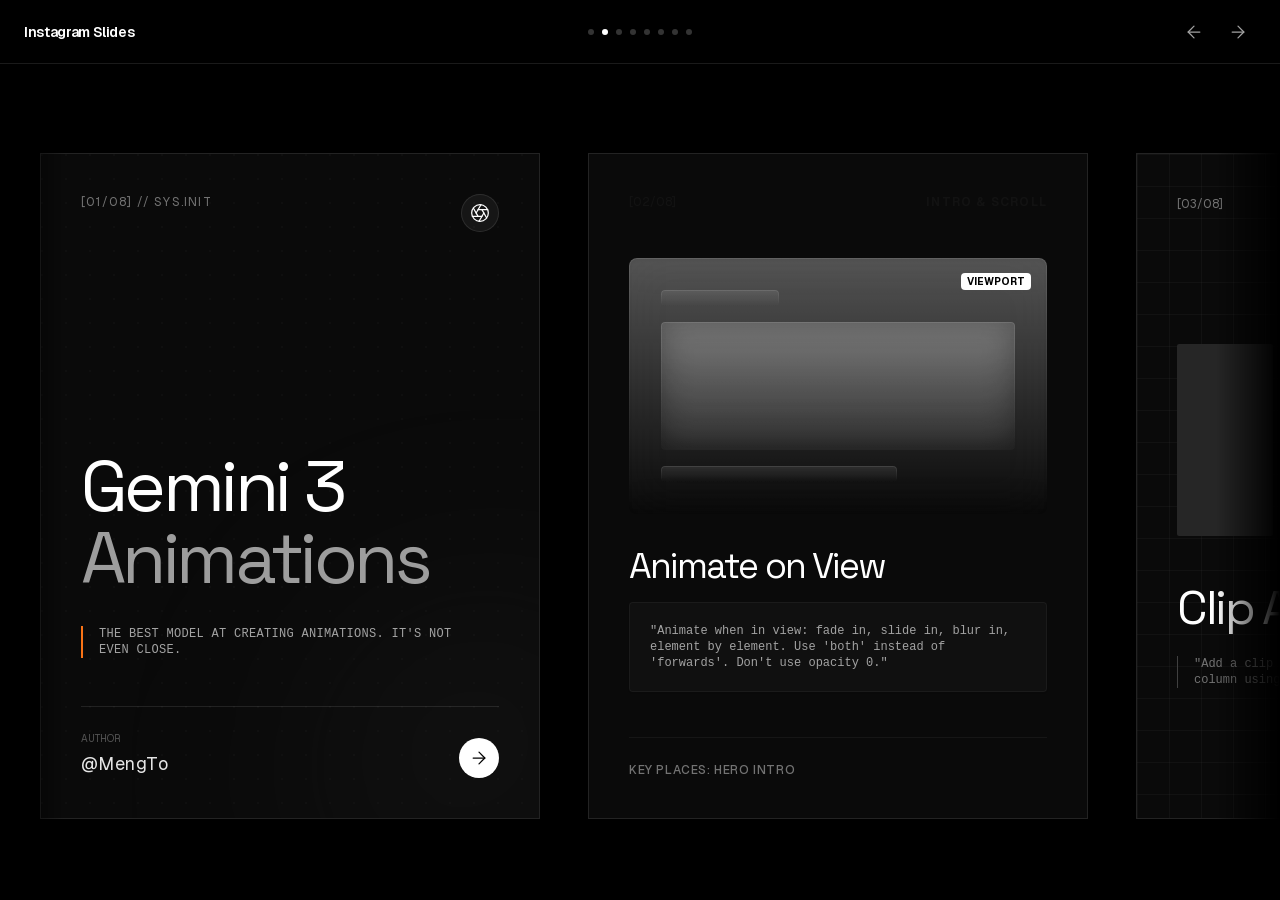
<file: Assets/instagram-slides/index.html>
<html class="dark" lang="en"><head><meta charset="utf-8"/>
<meta content="width=device-width, initial-scale=1.0" name="viewport"/>
<title>Gemini 3 Animation Prompts - Dark Mode</title>
<script src="assets/resource_3fa48481346f.js"></script>
<script src="assets/lucide_latest_2eebd0ebe8c2.js"></script>
<link href="https://fonts.googleapis.com" rel="preconnect"/>
<link crossorigin="" href="https://fonts.gstatic.com" rel="preconnect"/>
<!-- User Requested Animation Styles -->
<style>
/*
Sequence animation intro.
*/
@keyframes animationIn {
0% {
opacity: 0;
transform: translateY(30px);
filter: blur(8px);
}
100% {
opacity: 1;
transform: translateY(0);
filter: blur(0px);
}
}
/* Default: paused */
.animate-on-scroll { animation-play-state: paused !important; }
/* Activated by JS */
.animate-on-scroll.animate { animation-play-state: running !important; }
</style>
<style>
/* Custom Font Assignments based on Design System */
:root {
--font-display: 'Inter', system-ui, sans-serif;
--font-body: 'Inter', system-ui, sans-serif;
--font-mono: 'Space Mono', monospace;
}
body {
font-family: var(--font-body);
}
h1, h2, h3, .font-display {
font-family: var(--font-display);
}
code, .font-mono {
font-family: var(--font-mono);
}
/* Utilities */
.hide-scrollbar::-webkit-scrollbar {
display: none;
}
.hide-scrollbar {
-ms-overflow-style: none;
scrollbar-width: none;
}
/* Existing Animations */
@keyframes marquee {
0% { transform: translateX(0); }
100% { transform: translateX(-50%); }
}
.animate-marquee {
animation: marquee 20s linear infinite;
}
@keyframes beam {
0% { left: -100%; }
100% { left: 100%; }
}
.animate-beam {
animation: beam 2s cubic-bezier(0.4, 0, 0.2, 1) infinite;
}
@keyframes clip-reveal {
0% { clip-path: inset(100% 0 0 0); }
100% { clip-path: inset(0 0 0 0); }
}
.animate-clip {
animation: clip-reveal 1.5s cubic-bezier(0.77, 0, 0.175, 1) infinite alternate;
}
/* Background Pattern */
.bg-grid-pattern {
background-image: radial-gradient(circle at 1px 1px, rgba(255,255,255,0.1) 1px, transparent 0);
background-size: 24px 24px;
}
/* Larger Card Sizing - Mobile Optimized */
.slide-container {
aspect-ratio: 3/4;
/* Mobile width default, Desktop width via md: */
min-width: 0;
}
</style>
<meta content="font-inter,font-space-mono,font-roboto,font-montserrat,font-poppins,font-playfair,font-instrument-serif,font-merriweather,font-bricolage,font-jakarta,font-manrope,font-work-sans,font-pt-serif,font-geist-mono,font-quicksand,font-nunito" name="disabled-font-classes"/>
<style id="aura-editor-visibility-style">
.invisible { visibility: hidden !important; }
</style>
<link href="assets/css2_8e191ef32247.css" id="all-fonts-link-font-space-grotesk" rel="stylesheet"/><style id="all-fonts-style-font-space-grotesk">.font-space-grotesk { font-family: 'Space Grotesk', sans-serif !important; }</style><link href="assets/css2_86e10c4bcbd4.css" id="all-fonts-link-font-geist" rel="stylesheet"/><style id="all-fonts-style-font-geist">.font-geist { font-family: 'Geist', sans-serif !important; }</style><style id="border-gradient-shared-style">
[style*="--border-gradient"]::before {
content: "";
position: absolute;
inset: 0;
padding: 1px;
border-radius: var(--border-radius-before, inherit);
-webkit-mask: linear-gradient(#fff 0 0) content-box,
linear-gradient(#fff 0 0);
-webkit-mask-composite: xor;
mask-composite: exclude;
background: var(--border-gradient);
pointer-events: none;
}</style></head>
<body class="min-h-screen flex flex-col items-center justify-center antialiased selection:bg-orange-500/30 text-white bg-black">
<!-- Fixed Navigation -->
<nav class="fixed top-0 left-0 right-0 z-50 flex items-center justify-between px-4 md:px-6 py-4 bg-black/80 backdrop-blur-md border-b border-white/10 h-16">
<!-- Left: Title -->
<div class="flex items-center gap-2 w-auto md:w-1/3">
<span class="font-display text-sm font-semibold tracking-tight text-white font-geist">Instagram Slides</span>
</div>
<!-- Center: Pagination Dots (Hidden on small mobile, visible on sm+) -->
<div class="hidden sm:flex items-center justify-center gap-2 w-1/3" id="pagination-dots">
<!-- Initial state: first active, others inactive. JS handles updates. -->
<div class="w-1.5 h-1.5 rounded-full bg-white/20 hover:bg-white/50 cursor-pointer transition-colors hover:scale-125 transition-transform" data-index="0"></div>
<div class="w-1.5 h-1.5 rounded-full bg-white/20 hover:bg-white/50 cursor-pointer transition-colors hover:scale-125 transition-transform" data-index="1"></div>
<div class="w-1.5 h-1.5 rounded-full bg-white/20 hover:bg-white/50 cursor-pointer transition-colors hover:scale-125 transition-transform" data-index="2"></div>
<div class="w-1.5 h-1.5 rounded-full bg-white/20 hover:bg-white/50 cursor-pointer transition-colors hover:scale-125 transition-transform" data-index="3"></div>
<div class="w-1.5 h-1.5 rounded-full bg-white/20 hover:bg-white/50 cursor-pointer transition-colors hover:scale-125 transition-transform" data-index="4"></div>
<div class="w-1.5 h-1.5 rounded-full bg-white/20 hover:bg-white/50 cursor-pointer transition-colors hover:scale-125 transition-transform" data-index="5"></div>
<div class="w-1.5 h-1.5 rounded-full bg-white/20 hover:bg-white/50 cursor-pointer transition-colors hover:scale-125 transition-transform" data-index="6"></div>
<div class="w-1.5 h-1.5 rounded-full bg-white cursor-pointer hover:scale-125 transition-transform" data-index="7"></div>
</div>
<!-- Right: Arrows (Hidden on Mobile, use Swipe) -->
<div class="hidden md:flex items-center justify-end gap-2 w-1/3">
<button class="p-2 rounded-full hover:bg-white/10 text-neutral-400 hover:text-white transition-colors disabled:opacity-30" id="prevBtn">
<svg class="lucide lucide-arrow-left w-5 h-5" fill="none" height="24" stroke="currentColor" stroke-linecap="round" stroke-linejoin="round" stroke-width="1.5" viewbox="0 0 24 24" width="24" xmlns="http://www.w3.org/2000/svg"><path d="m12 19-7-7 7-7"></path><path d="M19 12H5"></path></svg>
</button>
<button class="p-2 rounded-full hover:bg-white/10 text-neutral-400 hover:text-white transition-colors" id="nextBtn">
<svg class="lucide lucide-arrow-right w-5 h-5" fill="none" height="24" stroke="currentColor" stroke-linecap="round" stroke-linejoin="round" stroke-width="1.5" viewbox="0 0 24 24" width="24" xmlns="http://www.w3.org/2000/svg"><path d="M5 12h14"></path><path d="m12 5 7 7-7 7"></path></svg>
</button>
</div>
<!-- Mobile Swipe Indicator (Visible only on mobile) -->
<div class="md:hidden flex items-center justify-end w-auto text-neutral-500 text-xs gap-1">
<span class="font-mono">SWIPE</span>
<svg class="lucide lucide-move-horizontal" fill="none" height="16" stroke="currentColor" stroke-linecap="round" stroke-linejoin="round" stroke-width="1.5" viewbox="0 0 24 24" width="16" xmlns="http://www.w3.org/2000/svg"><polyline points="18 8 22 12 18 16"></polyline><polyline points="6 8 2 12 6 16"></polyline><line x1="2" x2="22" y1="12" y2="12"></line></svg>
</div>
</nav>
<!-- Wrapper for the horizontal scroll presentation -->
<main class="flex flex-row overflow-x-auto snap-x snap-mandatory hide-scrollbar w-full pt-20 md:pt-28 pb-6 md:pb-10 px-6 md:px-10 gap-x-6 md:gap-x-12 scroll-smooth" id="slider" style="mask-image: linear-gradient(90deg, transparent, black 5%, black 95%, transparent); -webkit-mask-image: linear-gradient(90deg, transparent, black 5%, black 95%, transparent);">
<!-- SLIDE 1: COVER -->
<section class="slide-container flex-shrink-0 flex flex-col overflow-hidden snap-center group bg-[#0A0A0A] w-[85vw] md:w-[500px] border-white/10 border relative shadow-2xl justify-between" id="slide-0">
<!-- Content -->
<div class="flex flex-col bg-center h-full bg-[url(https://hoirqrkdgbmvpwutwuwj.supabase.co/storage/v1/object/public/assets/assets/5071d056-5442-4e08-adcf-cea83397ba23_1600w.webp)] bg-cover z-10 p-6 md:p-10 relative">
<div class="flex [animation:animationIn_0.8s_ease-out_0s_both] animate-on-scroll animate mix-blend-color-dodge mb-4 md:mb-8 items-start justify-between">
<span class="font-mono text-[10px] md:text-xs text-neutral-500 uppercase tracking-widest font-geist">[01/08] // SYS.INIT</span>
<div class="p-2 bg-white/5 rounded-full border border-white/10">
<svg class="lucide lucide-aperture w-4 h-4 md:w-5 md:h-5 text-white" data-lucide="aperture" fill="none" height="24" stroke="currentColor" stroke-linecap="round" stroke-linejoin="round" stroke-width="1.5" viewbox="0 0 24 24" width="24" xmlns="http://www.w3.org/2000/svg"><circle cx="12" cy="12" r="10"></circle><path d="m14.31 8 5.74 9.94"></path><path d="M9.69 8h11.48"></path><path d="m7.38 12 5.74-9.94"></path><path d="M9.69 16 3.95 6.06"></path><path d="M14.31 16H2.83"></path><path d="m16.62 12-5.74 9.94"></path></svg>
</div>
</div>
<div class="mt-auto mb-8 md:mb-12">
<h1 class="leading-[0.9] [animation:animationIn_0.8s_ease-out_0.2s_both] animate-on-scroll animate text-5xl md:text-7xl tracking-tighter font-space-grotesk mb-4 md:mb-8">
                Gemini 3
                <span class="block text-white/60 tracking-tighter font-space-grotesk">Animations</span>
</h1>
<div class="[animation:animationIn_0.8s_ease-out_0.4s_both] animate-on-scroll animate">
<p class="uppercase leading-relaxed text-[10px] md:text-xs text-neutral-400 tracking-wide font-mono max-w-[90%] border-orange-500 border-l-2 pl-4">
                    The best model at creating animations. It's not even close.
                </p>
</div>
</div>
<div class="pt-4 md:pt-6 border-t border-white/10 flex justify-between items-end [animation:animationIn_0.8s_ease-out_0.6s_both] animate-on-scroll animate">
<div class="flex flex-col">
<span class="font-mono text-[10px] text-neutral-600 uppercase mb-1 font-geist">Author</span>
<span class="font-display text-sm md:text-lg tracking-wide text-neutral-200 font-geist">@MengTo</span>
</div>
<div class="w-8 h-8 md:w-10 md:h-10 rounded-full bg-white text-black flex items-center justify-center hover:scale-105 transition-transform cursor-pointer">
<svg class="lucide lucide-arrow-right w-4 h-4 md:w-5 md:h-5" data-lucide="arrow-right" fill="none" height="24" stroke="currentColor" stroke-linecap="round" stroke-linejoin="round" stroke-width="1.5" viewbox="0 0 24 24" width="24" xmlns="http://www.w3.org/2000/svg"><path d="M5 12h14"></path><path d="m12 5 7 7-7 7"></path></svg>
</div>
</div>
</div>
<!-- Abstract BG -->
<div class="absolute inset-0 z-0 bg-grid-pattern opacity-20"></div>
<div class="absolute -bottom-40 -right-40 w-96 h-96 bg-gradient-to-br from-neutral-800 to-transparent rounded-full blur-[100px] opacity-40 pointer-events-none">
</div>
</section>
<!-- SLIDE 2: INTRO + SCROLL -->
<section class="slide-container flex-shrink-0 w-[85vw] md:w-[500px] bg-[#0A0A0A] relative flex flex-col overflow-hidden border border-white/10 shadow-2xl snap-center" id="slide-1">
<div class="flex flex-col h-full bg-[url(https://hoirqrkdgbmvpwutwuwj.supabase.co/storage/v1/object/public/assets/assets/28c300b5-bd2f-449c-a915-f968ced09242_1600w.webp)] bg-cover bg-center p-6 md:p-10">
<header class="flex [animation:animationIn_0.8s_ease-out_0.1s_both] animate-on-scroll animate mix-blend-color-dodge mb-8 md:mb-12 items-center justify-between">
<span class="font-mono text-xs text-neutral-500 font-geist">[02/08]</span>
<span class="font-display text-[10px] md:text-xs font-semibold uppercase tracking-widest text-neutral-500 font-geist">Intro &amp; Scroll</span>
</header>
<div class="flex-grow space-y-6 md:space-y-8">
<!-- Internal card keeps rounded-lg -->
<div class="overflow-hidden [animation:animationIn_0.8s_ease-out_0.3s_both] animate-on-scroll animate bg-gradient-to-b from-white/30 to-white/0 rounded-lg p-6 md:p-8 relative shadow-inner backdrop-blur-xl" style="position: relative; --border-gradient: linear-gradient(180deg, rgba(255, 255, 255, 0.1), rgba(255, 255, 255, 0)); --border-radius-before: 8px">
<!-- Simulated Skeleton Animation -->
<div class="space-y-4">
<div class="animate-pulse bg-gradient-to-b from-white/10 to-white/0 w-1/3 h-4 rounded" style="position: relative; --border-gradient: linear-gradient(180deg, rgba(255, 255, 255, 0.1), rgba(255, 255, 255, 0)); --border-radius-before: 4px"></div>
<div class="animate-pulse delay-75 bg-gradient-to-b from-white/10 to-white/0 w-full h-24 md:h-32 rounded backdrop-blur-lg" style="position: relative; --border-gradient: linear-gradient(180deg, rgba(255, 255, 255, 0.1), rgba(255, 255, 255, 0)); --border-radius-before: 4px"></div>
<div class="animate-pulse delay-150 bg-gradient-to-b from-white/10 to-white/0 w-2/3 h-4 rounded" style="position: relative; --border-gradient: linear-gradient(180deg, rgba(255, 255, 255, 0.1), rgba(255, 255, 255, 0)); --border-radius-before: 4px"></div>
</div>
<div class="absolute top-4 right-4">
<span class="font-mono text-[8px] md:text-[10px] bg-white text-black px-1.5 py-0.5 rounded font-bold font-geist">VIEWPORT</span>
</div>
</div>
<div class="space-y-3 md:space-y-4 [animation:animationIn_0.8s_ease-out_0.5s_both] animate-on-scroll animate">
<h2 class="text-3xl md:text-4xl text-white font-space-grotesk tracking-tighter" style="">Animate on View</h2>
<div class="leading-relaxed text-[10px] md:text-xs text-neutral-400 font-mono bg-neutral-900/50 border-white/5 border rounded p-4 md:p-5 shadow-sm backdrop-blur-lg">
                            "Animate when in view: fade in, slide in, blur in, element by element. Use 'both' instead of 'forwards'. Don't use opacity 0."
                        </div>
</div>
</div>
<div class="mt-auto pt-4 md:pt-6 border-t border-white/5 [animation:animationIn_0.8s_ease-out_0.7s_both] animate-on-scroll animate">
<p class="uppercase text-[10px] md:text-xs font-medium text-neutral-500 tracking-wider font-geist">Key places: Hero Intro</p>
</div>
</div>
</section>
<!-- SLIDE 3: CLIP PATH -->
<section class="slide-container flex-shrink-0 w-[85vw] md:w-[500px] bg-[#0A0A0A] text-white relative flex flex-col overflow-hidden border border-white/10 shadow-2xl snap-center" id="slide-2">
<div class="absolute inset-0 bg-[linear-gradient(rgba(255,255,255,0.03)_1px,transparent_1px),linear-gradient(90deg,rgba(255,255,255,0.03)_1px,transparent_1px)] bg-[size:32px_32px]"></div>
<div class="p-6 md:p-10 h-full flex flex-col z-10">
<header class="flex justify-between items-center mb-6 md:mb-10 [animation:animationIn_0.8s_ease-out_0.1s_both] animate-on-scroll">
<span class="font-mono text-xs text-neutral-500 font-geist">[03/08]</span>
<svg class="lucide lucide-scissors w-5 h-5 text-neutral-600" data-lucide="scissors" fill="none" height="24" stroke="currentColor" stroke-linecap="round" stroke-linejoin="round" stroke-width="1.5" viewbox="0 0 24 24" width="24" xmlns="http://www.w3.org/2000/svg"><circle cx="6" cy="6" r="3"></circle><path d="M8.12 8.12 12 12"></path><path d="M20 4 8.12 15.88"></path><circle cx="6" cy="18" r="3"></circle><path d="M14.8 14.8 20 20"></path></svg>
</header>
<div class="flex-grow flex flex-col justify-center">
<!-- Clip Animation Visual -->
<div class="flex gap-3 h-32 md:h-48 mb-8 md:mb-12 [animation:animationIn_0.8s_ease-out_0.3s_both] animate-on-scroll">
<div class="flex-1 bg-neutral-800 rounded-sm animate-clip" style="animation-delay: 0s;"></div>
<div class="flex-1 bg-neutral-700 rounded-sm animate-clip" style="animation-delay: 0.2s;"></div>
<div class="flex-1 bg-neutral-600 rounded-sm animate-clip" style="animation-delay: 0.4s;"></div>
<div class="flex-1 bg-orange-500 rounded-sm animate-clip" style="animation-delay: 0.6s;"></div>
</div>
<div class="[animation:animationIn_0.8s_ease-out_0.5s_both] animate-on-scroll">
<h2 class="text-4xl md:text-5xl mb-4 md:mb-6 text-white font-space-grotesk tracking-tighter" style="">Clip Animation</h2>
<p class="leading-relaxed text-[10px] md:text-xs text-neutral-500 font-mono max-w-sm border-neutral-700 border-l pl-4">
                            "Add a clip animation to the background, column by column using clip-path."
                        </p>
</div>
</div>
</div>
</section>
<!-- SLIDE 4: BUTTONS -->
<section class="slide-container flex-shrink-0 w-[85vw] md:w-[500px] bg-[#0A0A0A] relative flex flex-col overflow-hidden border border-white/10 shadow-2xl snap-center" id="slide-3">
<div class="p-6 md:p-10 h-full flex flex-col">
<header class="flex justify-between items-center mb-6 md:mb-10 [animation:animationIn_0.8s_ease-out_0.1s_both] animate-on-scroll">
<span class="font-mono text-xs text-neutral-500 font-geist">[04/08]</span>
<span class="font-display text-[10px] md:text-xs font-semibold uppercase tracking-widest text-neutral-500 font-geist">Interaction</span>
</header>
<div class="flex-grow flex flex-col space-y-8 md:space-y-12 items-center justify-center">
<!-- Animated Gradient Beam CTA Button -->
<button class="group inline-flex overflow-hidden transition-all duration-300 hover:-translate-y-0.5 hover:shadow-[0_0_25px_rgba(255,255,255,0.1)] rounded-full pt-[1px] pr-[1px] pb-[1px] pl-[1px] relative items-center justify-center [animation:animationIn_0.8s_ease-out_0.3s_both] animate-on-scroll scale-90 md:scale-100">
<!-- Spinning Border Beam (Visible on Hover) -->
<span class="absolute inset-[-100%] animate-[spin_3s_linear_infinite] bg-[conic-gradient(from_90deg_at_50%_50%,transparent_0%,transparent_75%,#ffffff_100%)] opacity-0 transition-opacity duration-300 group-hover:opacity-100"></span>
<!-- Default Static Border -->
<span class="absolute inset-0 rounded-full bg-zinc-800 transition-opacity duration-300 group-hover:opacity-0"></span>
<!-- 3D Button Surface & Content -->
<span class="flex items-center justify-center gap-2 uppercase transition-colors duration-300 group-hover:text-white text-xs font-medium text-zinc-400 tracking-widest bg-gradient-to-b from-zinc-800 to-zinc-950 w-full h-full rounded-full pt-2.5 pr-6 pb-2.5 pl-6 relative shadow-[inset_0_1px_0_rgba(255,255,255,0.3)]">
<span class="relative z-10">Request Demo</span>
<svg class="relative z-10 transition-transform duration-300 group-hover:translate-x-0.5" fill="none" height="14" stroke="currentColor" stroke-linecap="round" stroke-linejoin="round" stroke-width="2" viewbox="0 0 24 24" width="14" xmlns="http://www.w3.org/2000/svg">
<path class="" d="M5 12h14"></path>
<path class="" d="m12 5 7 7-7 7"></path>
</svg>
</span>
</button>
<div class="w-full [animation:animationIn_0.8s_ease-out_0.5s_both] animate-on-scroll text-center md:text-left">
<h2 class="text-2xl md:text-3xl text-white tracking-tighter font-space-grotesk mb-4">Border Beam</h2>
<div class="bg-neutral-900/50 border-white/5 border rounded-xl p-4 md:p-5 shadow-sm text-left">
<p class="text-[10px] md:text-xs text-neutral-400 font-mono">
        "Add a 1px border beam animation around the pill-shaped button on hover."
      </p>
</div>
</div>
</div>
</div>
</section>
<!-- SLIDE 5: TEXT -->
<section class="slide-container flex-shrink-0 w-[85vw] md:w-[500px] bg-[#0A0A0A] relative flex flex-col overflow-hidden border border-white/10 shadow-2xl snap-center" id="slide-4">
<div class="flex flex-col h-full bg-[url(https://hoirqrkdgbmvpwutwuwj.supabase.co/storage/v1/object/public/assets/assets/aedd68a9-659a-45bf-ae0a-842c1d982c93_1600w.webp)] bg-cover bg-center p-6 md:p-10">
<header class="flex justify-between items-center mb-6 md:mb-10 [animation:animationIn_0.8s_ease-out_0.1s_both] animate-on-scroll">
<span class="font-mono text-xs text-neutral-500 font-geist">[05/08]</span>
<svg class="lucide lucide-type w-5 h-5 text-neutral-600" data-lucide="type" fill="none" height="24" stroke="currentColor" stroke-linecap="round" stroke-linejoin="round" stroke-width="1.5" viewbox="0 0 24 24" width="24" xmlns="http://www.w3.org/2000/svg"><path d="M12 4v16"></path><path d="M4 7V5a1 1 0 0 1 1-1h14a1 1 0 0 1 1 1v2"></path><path d="M9 20h6"></path></svg>
</header>
<div class="flex-grow flex flex-col justify-center">
<!-- Text Animation Visual -->
<div class="mb-8 md:mb-12 border-b border-white/10 pb-8 md:pb-12 [animation:animationIn_0.8s_ease-out_0.3s_both] animate-on-scroll">
<div class="overflow-hidden h-14 md:h-20 flex items-center">
<h2 class="text-5xl md:text-7xl text-white animate-fade-up font-space-grotesk tracking-tighter" style="">
                                Reveal
                            </h2>
</div>
<div class="overflow-hidden h-14 md:h-20 flex items-center">
<h2 class="animate-fade-up text-5xl md:text-7xl text-white/60 tracking-tighter font-space-grotesk" style="animation-delay: 0.2s">
                                Typography
                            </h2>
</div>
</div>
<div class="space-y-3 [animation:animationIn_0.8s_ease-out_0.5s_both] animate-on-scroll">
<span class="text-[10px] font-bold uppercase tracking-widest text-orange-500 font-geist">Prompt</span>
<p class="leading-relaxed text-[10px] md:text-xs text-neutral-400 font-mono">
                            "Add a vertical text clip slide down animation letter by letter."
                        </p>
</div>
</div>
</div>
</section>
<!-- SLIDE 6: LOGOS -->
<section class="slide-container flex-shrink-0 w-[85vw] md:w-[500px] bg-[#0A0A0A] relative flex flex-col overflow-hidden border border-white/10 shadow-2xl snap-center" id="slide-5">
<div class="flex flex-col z-10 h-full p-6 md:p-10 justify-between">
<header class="flex justify-between items-center [animation:animationIn_0.8s_ease-out_0.1s_both] animate-on-scroll">
<span class="font-mono text-xs text-neutral-500 font-geist">[06/08]</span>
<span class="font-display text-[10px] md:text-xs font-semibold uppercase tracking-widest text-neutral-500 font-geist">Social Proof</span>
</header>
<div class="w-full overflow-hidden relative py-12 md:py-16 border-y border-white/5 [animation:animationIn_0.8s_ease-out_0.3s_both] animate-on-scroll">
<!-- Gradient Masks -->
<div class="absolute left-0 top-0 bottom-0 w-10 md:w-20 bg-gradient-to-r from-[#0A0A0A] to-transparent z-10"></div>
<div class="absolute right-0 top-0 bottom-0 w-10 md:w-20 bg-gradient-to-l from-[#0A0A0A] to-transparent z-10"></div>
<!-- Marquee Content -->
<div class="flex w-[200%] animate-marquee">
<div class="flex justify-around w-1/2 text-neutral-500">
<svg class="lucide lucide-framer w-8 h-8 md:w-10 md:h-10 hover:text-white transition-colors" data-lucide="framer" fill="none" height="24" stroke="currentColor" stroke-linecap="round" stroke-linejoin="round" stroke-width="1.5" viewbox="0 0 24 24" width="24" xmlns="http://www.w3.org/2000/svg"><path d="M5 16V9h14V2H5l14 14h-7m-7 0 7 7v-7m-7 0h7"></path></svg>
<svg class="lucide lucide-figma w-8 h-8 md:w-10 md:h-10 hover:text-white transition-colors" data-lucide="figma" fill="none" height="24" stroke="currentColor" stroke-linecap="round" stroke-linejoin="round" stroke-width="1.5" viewbox="0 0 24 24" width="24" xmlns="http://www.w3.org/2000/svg"><path d="M5 5.5A3.5 3.5 0 0 1 8.5 2H12v7H8.5A3.5 3.5 0 0 1 5 5.5z"></path><path d="M12 2h3.5a3.5 3.5 0 1 1 0 7H12V2z"></path><path d="M12 12.5a3.5 3.5 0 1 1 7 0 3.5 3.5 0 1 1-7 0z"></path><path d="M5 19.5A3.5 3.5 0 0 1 8.5 16H12v3.5a3.5 3.5 0 1 1-7 0z"></path><path d="M5 12.5A3.5 3.5 0 0 1 8.5 9H12v7H8.5A3.5 3.5 0 0 1 5 12.5z"></path></svg>
<svg class="lucide lucide-chrome w-8 h-8 md:w-10 md:h-10 hover:text-white transition-colors" data-lucide="chrome" fill="none" height="24" stroke="currentColor" stroke-linecap="round" stroke-linejoin="round" stroke-width="1.5" viewbox="0 0 24 24" width="24" xmlns="http://www.w3.org/2000/svg"><path d="M10.88 21.94 15.46 14"></path><path d="M21.17 8H12"></path><path d="M3.95 6.06 8.54 14"></path><circle cx="12" cy="12" r="10"></circle><circle cx="12" cy="12" r="4"></circle></svg>
<svg class="lucide lucide-github w-8 h-8 md:w-10 md:h-10 hover:text-white transition-colors" data-lucide="github" fill="none" height="24" stroke="currentColor" stroke-linecap="round" stroke-linejoin="round" stroke-width="1.5" viewbox="0 0 24 24" width="24" xmlns="http://www.w3.org/2000/svg"><path d="M15 22v-4a4.8 4.8 0 0 0-1-3.5c3 0 6-2 6-5.5.08-1.25-.27-2.48-1-3.5.28-1.15.28-2.35 0-3.5 0 0-1 0-3 1.5-2.64-.5-5.36-.5-8 0C6 2 5 2 5 2c-.3 1.15-.3 2.35 0 3.5A5.403 5.403 0 0 0 4 9c0 3.5 3 5.5 6 5.5-.39.49-.68 1.05-.85 1.65-.17.6-.22 1.23-.15 1.85v4"></path><path d="M9 18c-4.51 2-5-2-7-2"></path></svg>
<svg class="lucide lucide-codepen w-8 h-8 md:w-10 md:h-10 hover:text-white transition-colors" data-lucide="codepen" fill="none" height="24" stroke="currentColor" stroke-linecap="round" stroke-linejoin="round" stroke-width="1.5" viewbox="0 0 24 24" width="24" xmlns="http://www.w3.org/2000/svg"><polygon points="12 2 22 8.5 22 15.5 12 22 2 15.5 2 8.5 12 2"></polygon><line x1="12" x2="12" y1="22" y2="15.5"></line><polyline points="22 8.5 12 15.5 2 8.5"></polyline><polyline points="2 15.5 12 8.5 22 15.5"></polyline><line x1="12" x2="12" y1="2" y2="8.5"></line></svg>
</div>
<div class="flex justify-around w-1/2 text-neutral-500">
<svg class="lucide lucide-framer w-8 h-8 md:w-10 md:h-10 hover:text-white transition-colors" data-lucide="framer" fill="none" height="24" stroke="currentColor" stroke-linecap="round" stroke-linejoin="round" stroke-width="1.5" viewbox="0 0 24 24" width="24" xmlns="http://www.w3.org/2000/svg"><path d="M5 16V9h14V2H5l14 14h-7m-7 0 7 7v-7m-7 0h7"></path></svg>
<svg class="lucide lucide-figma w-8 h-8 md:w-10 md:h-10 hover:text-white transition-colors" data-lucide="figma" fill="none" height="24" stroke="currentColor" stroke-linecap="round" stroke-linejoin="round" stroke-width="1.5" viewbox="0 0 24 24" width="24" xmlns="http://www.w3.org/2000/svg"><path d="M5 5.5A3.5 3.5 0 0 1 8.5 2H12v7H8.5A3.5 3.5 0 0 1 5 5.5z"></path><path d="M12 2h3.5a3.5 3.5 0 1 1 0 7H12V2z"></path><path d="M12 12.5a3.5 3.5 0 1 1 7 0 3.5 3.5 0 1 1-7 0z"></path><path d="M5 19.5A3.5 3.5 0 0 1 8.5 16H12v3.5a3.5 3.5 0 1 1-7 0z"></path><path d="M5 12.5A3.5 3.5 0 0 1 8.5 9H12v7H8.5A3.5 3.5 0 0 1 5 12.5z"></path></svg>
<svg class="lucide lucide-chrome w-8 h-8 md:w-10 md:h-10 hover:text-white transition-colors" data-lucide="chrome" fill="none" height="24" stroke="currentColor" stroke-linecap="round" stroke-linejoin="round" stroke-width="1.5" viewbox="0 0 24 24" width="24" xmlns="http://www.w3.org/2000/svg"><path d="M10.88 21.94 15.46 14"></path><path d="M21.17 8H12"></path><path d="M3.95 6.06 8.54 14"></path><circle cx="12" cy="12" r="10"></circle><circle cx="12" cy="12" r="4"></circle></svg>
<svg class="lucide lucide-github w-8 h-8 md:w-10 md:h-10 hover:text-white transition-colors" data-lucide="github" fill="none" height="24" stroke="currentColor" stroke-linecap="round" stroke-linejoin="round" stroke-width="1.5" viewbox="0 0 24 24" width="24" xmlns="http://www.w3.org/2000/svg"><path d="M15 22v-4a4.8 4.8 0 0 0-1-3.5c3 0 6-2 6-5.5.08-1.25-.27-2.48-1-3.5.28-1.15.28-2.35 0-3.5 0 0-1 0-3 1.5-2.64-.5-5.36-.5-8 0C6 2 5 2 5 2c-.3 1.15-.3 2.35 0 3.5A5.403 5.403 0 0 0 4 9c0 3.5 3 5.5 6 5.5-.39.49-.68 1.05-.85 1.65-.17.6-.22 1.23-.15 1.85v4"></path><path d="M9 18c-4.51 2-5-2-7-2"></path></svg>
<svg class="lucide lucide-codepen w-8 h-8 md:w-10 md:h-10 hover:text-white transition-colors" data-lucide="codepen" fill="none" height="24" stroke="currentColor" stroke-linecap="round" stroke-linejoin="round" stroke-width="1.5" viewbox="0 0 24 24" width="24" xmlns="http://www.w3.org/2000/svg"><polygon points="12 2 22 8.5 22 15.5 12 22 2 15.5 2 8.5 12 2"></polygon><line x1="12" x2="12" y1="22" y2="15.5"></line><polyline points="22 8.5 12 15.5 2 8.5"></polyline><polyline points="2 15.5 12 8.5 22 15.5"></polyline><line x1="12" x2="12" y1="2" y2="8.5"></line></svg>
</div>
</div>
</div>
<div class="[animation:animationIn_0.8s_ease-out_0.5s_both] animate-on-scroll">
<h3 class="text-2xl md:text-3xl text-white mb-2 uppercase font-space-grotesk tracking-tighter" style="">Infinite Loop</h3>
<p class="text-[10px] md:text-xs text-neutral-500 font-mono">"Add a marquis infinite loop slow animation to the logos using alpha mask."</p>
</div>
</div>
</section>
<!-- SLIDE 7: CARDS / FLASHLIGHT -->
<section class="slide-container flex-shrink-0 w-[85vw] md:w-[500px] bg-[#0A0A0A] relative flex flex-col overflow-hidden border border-white/10 shadow-2xl snap-center" id="slide-6">
<div class="flex flex-col bg-center h-full bg-[url(https://hoirqrkdgbmvpwutwuwj.supabase.co/storage/v1/object/public/assets/assets/3612ae9b-1f08-4708-a499-958fde6cc95b_1600w.webp)] bg-cover p-6 md:p-10">
<header class="flex justify-between items-center mb-6 md:mb-8 [animation:animationIn_0.8s_ease-out_0.1s_both] animate-on-scroll">
<span class="font-mono text-xs text-neutral-500 font-geist">[07/08]</span>
<span class="font-display text-[10px] md:text-xs font-semibold uppercase tracking-widest text-neutral-500 font-geist">Cards</span>
</header>
<div class="flex-grow flex flex-col [animation:animationIn_0.8s_ease-out_0.3s_both] animate-on-scroll items-center justify-center relative w-full h-full p-2 md:p-6">
<style>
        @keyframes cardStackCycle {
            0%, 25% {
                transform: translateY(0) scale(1);
                z-index: 30;
                opacity: 1;
                filter: blur(0px);
            }
            33%, 58% {
                transform: translateY(-40px) scale(0.85);
                z-index: 10;
                opacity: 0.5;
                filter: blur(2px);
            }
            66%, 91% {
                transform: translateY(-20px) scale(0.92);
                z-index: 20;
                opacity: 0.75;
                filter: blur(1px);
            }
            100% {
                transform: translateY(0) scale(1);
                z-index: 30;
                opacity: 1;
                filter: blur(0px);
            }
        }
        @media (min-width: 768px) {
            @keyframes cardStackCycle {
                0%, 25% {
                    transform: translateY(0) scale(1);
                    z-index: 30;
                    opacity: 1;
                    filter: blur(0px);
                }
                33%, 58% {
                    transform: translateY(-60px) scale(0.85);
                    z-index: 10;
                    opacity: 0.5;
                    filter: blur(2px);
                }
                66%, 91% {
                    transform: translateY(-30px) scale(0.92);
                    z-index: 20;
                    opacity: 0.75;
                    filter: blur(1px);
                }
                100% {
                    transform: translateY(0) scale(1);
                    z-index: 30;
                    opacity: 1;
                    filter: blur(0px);
                }
            }
        }
    </style>
<div class="relative w-full max-w-[280px] md:max-w-[320px] aspect-square mb-8 md:mb-10">
<!-- Card 3 (Starts Middle) -->
<div class="absolute inset-0 w-full h-full rounded-xl md:rounded-2xl bg-neutral-900 border border-white/10 p-6 md:p-8 shadow-2xl flex flex-col justify-between overflow-hidden group" style="animation: cardStackCycle 12s infinite ease-in-out; animation-delay: -8s; --border-gradient: linear-gradient(180deg, rgba(255, 255, 255, 0.1), rgba(255, 255, 255, 0)); --border-radius-before: 16px">
<div class="absolute inset-0 opacity-0 group-hover:opacity-100 transition-opacity duration-500 pointer-events-none" style="background: radial-gradient(500px circle at var(--mouse-x, 50%) var(--mouse-y, 50%), rgba(255, 255, 255, 0.1), transparent 40%);"></div>
<div class="flex mix-blend-screen mb-8 items-start justify-between">
<div class="flex text-white bg-white/5 w-10 h-10 md:w-12 md:h-12 rounded-full items-center justify-center border border-white/10">
<svg class="lucide lucide-zap w-5 h-5 md:w-6 md:h-6" fill="none" height="24" stroke="currentColor" stroke-linecap="round" stroke-linejoin="round" stroke-width="1.5" viewbox="0 0 24 24" width="24" xmlns="http://www.w3.org/2000/svg"><path d="M4 14a1 1 0 0 1-.78-1.63l9.9-10.2a.5.5 0 0 1 .86.46l-1.92 6.02A1 1 0 0 0 13 10h7a1 1 0 0 1 .78 1.63l-9.9 10.2a.5.5 0 0 1-.86-.46l1.92-6.02A1 1 0 0 0 11 14z"></path></svg>
</div>
<div class="flex gap-1.5">
<div class="w-2 md:w-2.5 h-2 md:h-2.5 rounded-full bg-neutral-700"></div>
<div class="w-2 md:w-2.5 h-2 md:h-2.5 rounded-full bg-white"></div>
<div class="w-2 md:w-2.5 h-2 md:h-2.5 rounded-full bg-neutral-700"></div>
</div>
</div>
<div class="space-y-4">
<div class="bg-neutral-800 w-20 h-3 rounded border border-white/5"></div>
<div class="bg-neutral-800 w-full h-24 md:h-32 rounded-lg border border-white/5"></div>
</div>
</div>
<!-- Card 2 (Starts Back) -->
<div class="absolute inset-0 w-full h-full rounded-xl md:rounded-2xl bg-neutral-900 border border-white/10 p-6 md:p-8 shadow-2xl flex flex-col justify-between overflow-hidden group" style="animation: cardStackCycle 12s infinite ease-in-out; animation-delay: -4s; --border-gradient: linear-gradient(180deg, rgba(255, 255, 255, 0.1), rgba(255, 255, 255, 0)); --border-radius-before: 16px">
<div class="absolute inset-0 opacity-0 group-hover:opacity-100 transition-opacity duration-500 pointer-events-none" style="background: radial-gradient(500px circle at var(--mouse-x, 50%) var(--mouse-y, 50%), rgba(255, 255, 255, 0.1), transparent 40%);"></div>
<div class="flex mix-blend-screen mb-8 items-start justify-between">
<div class="flex text-white bg-white/5 w-10 h-10 md:w-12 md:h-12 rounded-full items-center justify-center border border-white/10">
<svg class="lucide lucide-zap w-5 h-5 md:w-6 md:h-6" fill="none" height="24" stroke="currentColor" stroke-linecap="round" stroke-linejoin="round" stroke-width="1.5" viewbox="0 0 24 24" width="24" xmlns="http://www.w3.org/2000/svg"><path d="M4 14a1 1 0 0 1-.78-1.63l9.9-10.2a.5.5 0 0 1 .86.46l-1.92 6.02A1 1 0 0 0 13 10h7a1 1 0 0 1 .78 1.63l-9.9 10.2a.5.5 0 0 1-.86-.46l1.92-6.02A1 1 0 0 0 11 14z"></path></svg>
</div>
<div class="flex gap-1.5">
<div class="w-2 md:w-2.5 h-2 md:h-2.5 rounded-full bg-neutral-700"></div>
<div class="w-2 md:w-2.5 h-2 md:h-2.5 rounded-full bg-white"></div>
<div class="w-2 md:w-2.5 h-2 md:h-2.5 rounded-full bg-neutral-700"></div>
</div>
</div>
<div class="space-y-4">
<div class="bg-neutral-800 w-20 h-3 rounded border border-white/5"></div>
<div class="bg-neutral-800 w-full h-24 md:h-32 rounded-lg border border-white/5"></div>
</div>
</div>
<!-- Card 1 (Starts Front) -->
<div class="absolute inset-0 w-full h-full rounded-xl md:rounded-2xl bg-neutral-900 border border-white/10 p-6 md:p-8 shadow-2xl flex flex-col justify-between overflow-hidden group" style="animation: cardStackCycle 12s infinite ease-in-out; animation-delay: 0s; --border-gradient: linear-gradient(180deg, rgba(255, 255, 255, 0.1), rgba(255, 255, 255, 0)); --border-radius-before: 16px">
<div class="absolute inset-0 opacity-0 group-hover:opacity-100 transition-opacity duration-500 pointer-events-none" style="background: radial-gradient(500px circle at var(--mouse-x, 50%) var(--mouse-y, 50%), rgba(255, 255, 255, 0.1), transparent 40%);"></div>
<div class="flex mix-blend-screen mb-8 items-start justify-between">
<div class="flex text-white bg-white/5 w-10 h-10 md:w-12 md:h-12 rounded-full items-center justify-center border border-white/10">
<svg class="lucide lucide-zap w-5 h-5 md:w-6 md:h-6" fill="none" height="24" stroke="currentColor" stroke-linecap="round" stroke-linejoin="round" stroke-width="1.5" viewbox="0 0 24 24" width="24" xmlns="http://www.w3.org/2000/svg"><path d="M4 14a1 1 0 0 1-.78-1.63l9.9-10.2a.5.5 0 0 1 .86.46l-1.92 6.02A1 1 0 0 0 13 10h7a1 1 0 0 1 .78 1.63l-9.9 10.2a.5.5 0 0 1-.86-.46l1.92-6.02A1 1 0 0 0 11 14z"></path></svg>
</div>
<div class="flex gap-1.5">
<div class="w-2 md:w-2.5 h-2 md:h-2.5 rounded-full bg-neutral-700"></div>
<div class="w-2 md:w-2.5 h-2 md:h-2.5 rounded-full bg-white"></div>
<div class="w-2 md:w-2.5 h-2 md:h-2.5 rounded-full bg-neutral-700"></div>
</div>
</div>
<div class="space-y-4">
<div class="bg-neutral-800 w-20 h-3 rounded border border-white/5"></div>
<div class="bg-neutral-800 w-full h-24 md:h-32 rounded-lg border border-white/5"></div>
</div>
</div>
</div>
<!-- Navigation Buttons -->
<div class="flex gap-4 z-40">
<button class="flex items-center justify-center w-10 h-10 md:w-12 md:h-12 rounded-full border border-white/10 bg-neutral-900 text-neutral-400 hover:text-white hover:bg-neutral-800 hover:border-white/20 transition-all duration-200 shadow-lg group">
<svg class="lucide lucide-arrow-left w-4 h-4 md:w-5 md:h-5 group-hover:-translate-x-0.5 transition-transform" fill="none" height="24" stroke="currentColor" stroke-linecap="round" stroke-linejoin="round" stroke-width="1.5" viewbox="0 0 24 24" width="24" xmlns="http://www.w3.org/2000/svg"><path d="m12 19-7-7 7-7"></path><path d="M19 12H5"></path></svg>
</button>
<button class="flex items-center justify-center w-10 h-10 md:w-12 md:h-12 rounded-full border border-white/10 bg-neutral-900 text-neutral-400 hover:text-white hover:bg-neutral-800 hover:border-white/20 transition-all duration-200 shadow-lg group">
<svg class="lucide lucide-arrow-right w-4 h-4 md:w-5 md:h-5 group-hover:translate-x-0.5 transition-transform" fill="none" height="24" stroke="currentColor" stroke-linecap="round" stroke-linejoin="round" stroke-width="1.5" viewbox="0 0 24 24" width="24" xmlns="http://www.w3.org/2000/svg"><path d="M5 12h14"></path><path d="m12 5 7 7-7 7"></path></svg>
</button>
</div>
</div>
<div class="mt-4 md:mt-8 space-y-2 md:space-y-4 [animation:animationIn_0.8s_ease-out_0.5s_both] animate-on-scroll">
<p class="text-[10px] md:text-xs text-neutral-400 font-mono border-white border-l-2 pl-3">
                        "Animate the big card to rotate between 3 cards in a loop."
                    </p>
<p class="text-[10px] md:text-xs text-neutral-500 font-mono border-orange-500 border-l-2 pl-3">
                        "Add a subtle flashlight effect on hover."
                    </p>
</div>
</div>
</section>
<!-- SLIDE 8: CTA -->
<section class="slide-container flex-shrink-0 w-[85vw] md:w-[500px] bg-[#0A0A0A] relative flex flex-col overflow-hidden border border-white/10 shadow-2xl snap-center" id="slide-7">
<!-- Background Texture -->
<div class="absolute inset-0 bg-grid-pattern opacity-10"></div>
<div class="flex flex-col bg-center h-full bg-[url(https://hoirqrkdgbmvpwutwuwj.supabase.co/storage/v1/object/public/assets/assets/c4ad25ed-2717-4e73-8585-2438242e676c_1600w.webp)] bg-cover z-10 p-6 md:p-10 relative justify-between">
<header class="flex justify-between items-center [animation:animationIn_0.8s_ease-out_0.1s_both] animate-on-scroll">
<span class="font-mono text-xs text-neutral-500 font-geist">[08/08]</span>
<div class="flex gap-1">
<div class="w-2.5 h-2.5 bg-green-500 rounded-full animate-pulse"></div>
</div>
</header>
<div class="[animation:animationIn_0.8s_ease-out_0.3s_both] animate-on-scroll text-center">
<h2 class="uppercase leading-tight text-4xl md:text-6xl font-semibold tracking-tighter font-space-grotesk mb-6 md:mb-8 drop-shadow-lg">
                        Good Prompting
                        <span class="block text-white/60 tracking-tighter font-space-grotesk">Is Everything</span>
</h2>
<p class="leading-relaxed text-xs md:text-base text-neutral-400 font-mono max-w-[90%] md:max-w-[360px] mr-auto mb-8 md:mb-10 ml-auto">
                        Gemini 3 relies heavily on good prompting, ideally with image or code.
                    </p>
<!-- CTA Button (Internal element keeps rounding) -->
<a class="inline-flex items-center justify-center px-6 py-3 md:px-8 md:py-4 bg-white text-black font-semibold rounded-full hover:bg-neutral-200 transition-colors group" href="#">
<span class="font-geist text-sm md:text-base">Get Prompts</span>
<svg class="lucide lucide-arrow-up-right w-3 h-3 md:w-4 md:h-4 ml-2 group-hover:translate-x-1 transition-transform" data-lucide="arrow-up-right" fill="none" height="24" stroke="currentColor" stroke-linecap="round" stroke-linejoin="round" stroke-width="2" viewbox="0 0 24 24" width="24" xmlns="http://www.w3.org/2000/svg"><path d="M7 7h10v10"></path><path d="M7 17 17 7"></path></svg>
</a>
</div>
<div class="flex items-center justify-center gap-4 pt-6 md:pt-8 border-t border-white/10 [animation:animationIn_0.8s_ease-out_0.5s_both] animate-on-scroll">
<div class="w-10 h-10 md:w-12 md:h-12 bg-neutral-800 rounded-full overflow-hidden border border-white/5 shadow-sm">
<!-- Placeholder for @mengto avatar -->
<div class="flex text-lg text-white font-display w-full h-full items-center justify-center">M</div>
</div>
<div class="text-left">
<div class="font-display text-xs md:text-sm uppercase tracking-wide font-medium font-geist">Meng To</div>
<div class="font-mono text-[10px] text-neutral-500 font-geist">Design Engineer</div>
</div>
</div>
</div>
</section>
</main>
<script>
        lucide.createIcons();
    </script>
<!-- Animation & Navigation Logic -->
<script>
      (function () {
        // --- Intro Animations ---
        const once = true; // Set to true to animate only once

        if (!window.__inViewIO) {
          window.__inViewIO = new IntersectionObserver((entries) => {
            entries.forEach((entry) => {
              if (entry.isIntersecting) {
                entry.target.classList.add("animate");
                if (once) window.__inViewIO.unobserve(entry.target);
              }
            });
          }, { threshold: 0.2, rootMargin: "0px -10% 0px -10%" });
        }

        window.initInViewAnimations = function (selector = ".animate-on-scroll") {
          document.querySelectorAll(selector).forEach((el) => {
            window.__inViewIO.observe(el); 
          });
        };

        document.addEventListener("DOMContentLoaded", () => {
            initInViewAnimations();
            initPagination();
        });

        // --- Pagination & Slider Logic ---
        function initPagination() {
            const slider = document.getElementById('slider');
            const slides = document.querySelectorAll('.slide-container');
            const dotsContainer = document.getElementById('pagination-dots');
            const dots = dotsContainer.children;
            const prevBtn = document.getElementById('prevBtn');
            const nextBtn = document.getElementById('nextBtn');

            // --- Update Dots Helper ---
            const updateDots = (activeIndex) => {
                Array.from(dots).forEach((dot, index) => {
                    if (index === activeIndex) {
                        dot.className = "w-1.5 h-1.5 rounded-full bg-white cursor-pointer hover:scale-125 transition-transform";
                    } else {
                        dot.className = "w-1.5 h-1.5 rounded-full bg-white/20 hover:bg-white/50 cursor-pointer transition-colors hover:scale-125 transition-transform";
                    }
                });
            };

            // --- Scroll Observer for Dots ---
            // Using the slider as root ensures we track what is currently centered in the scroll area
            const slideObserver = new IntersectionObserver((entries) => {
                entries.forEach(entry => {
                    if (entry.isIntersecting) {
                        // Find the index based on the ID or element comparison
                        const index = Array.from(slides).indexOf(entry.target);
                        if(index !== -1) {
                            updateDots(index);
                        }
                    }
                });
            }, { 
                root: slider, 
                threshold: 0.6 // High threshold means the slide must be mostly visible to be "active"
            });

            slides.forEach(slide => slideObserver.observe(slide));

            // --- Click on Dot to Scroll ---
            Array.from(dots).forEach((dot, index) => {
                dot.addEventListener('click', () => {
                    slides[index].scrollIntoView({ behavior: 'smooth', block: 'nearest', inline: 'center' });
                });
            });

            // --- Arrow Buttons ---
            // Calculate scroll amount dynamically
            const getScrollAmount = () => {
                 // Check if mobile or desktop
                 return window.innerWidth < 768 ? window.innerWidth * 0.85 : 548;
            };

            if(prevBtn && nextBtn && slider) {
                nextBtn.addEventListener('click', () => {
                    slider.scrollBy({ left: getScrollAmount(), behavior: 'smooth' });
                });
                
                prevBtn.addEventListener('click', () => {
                    slider.scrollBy({ left: -getScrollAmount(), behavior: 'smooth' });
                });
            }
        }
      })();
    </script>
<script data-img-fallback-handler="">!function(){var f=["https://hoirqrkdgbmvpwutwuwj.supabase.co/storage/v1/object/public/assets/assets/917d6f93-fb36-439a-8c48-884b67b35381_1600w.jpg","https://hoirqrkdgbmvpwutwuwj.supabase.co/storage/v1/object/public/assets/assets/4734259a-bad7-422f-981e-ce01e79184f2_1600w.jpg","https://hoirqrkdgbmvpwutwuwj.supabase.co/storage/v1/object/public/assets/assets/c543a9e1-f226-4ced-80b0-feb8445a75b9_1600w.jpg","https://hoirqrkdgbmvpwutwuwj.supabase.co/storage/v1/object/public/assets/assets/5bab247f-35d9-400d-a82b-fd87cfe913d2_1600w.webp","https://hoirqrkdgbmvpwutwuwj.supabase.co/storage/v1/object/public/assets/assets/30104e3c-5eea-4b93-93e9-5313698a7156_1600w.webp"],h=new Set;function g(s){for(var x=0,i=0;i<s.length;i++)x=(x<<5)-x+s.charCodeAt(i)|0;return f[Math.abs(x)%f.length]}function r(t){var s=t.src;if(s&&!h.has(s)){h.add(s);t.src=g(s)}}window.addEventListener("error",function(e){var t=e.target;if(t&&t.tagName==="IMG")r(t)},!0);function c(){document.querySelectorAll("img").forEach(function(i){if(i.complete&&!i.naturalWidth&&i.src)r(i)})}if(document.readyState==="loading")document.addEventListener("DOMContentLoaded",c);else c()}()</script></body></html>
</file>
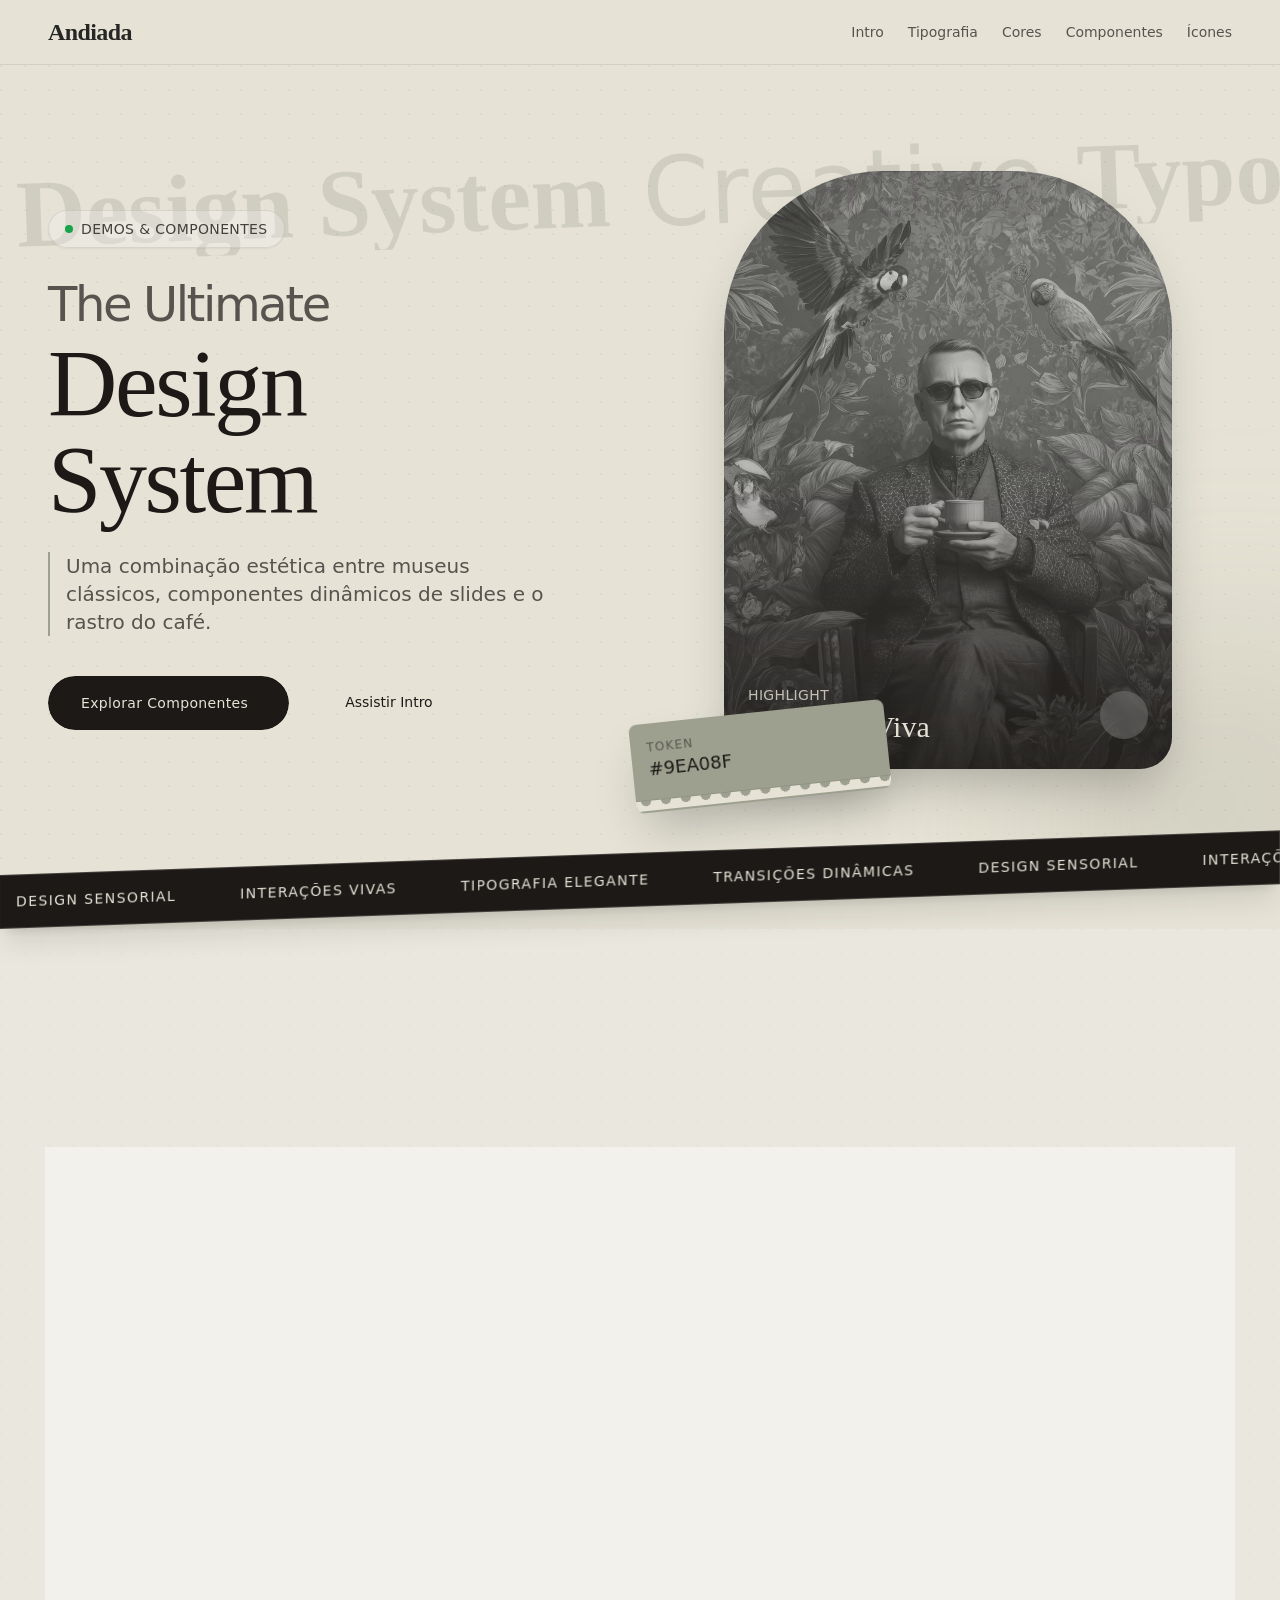
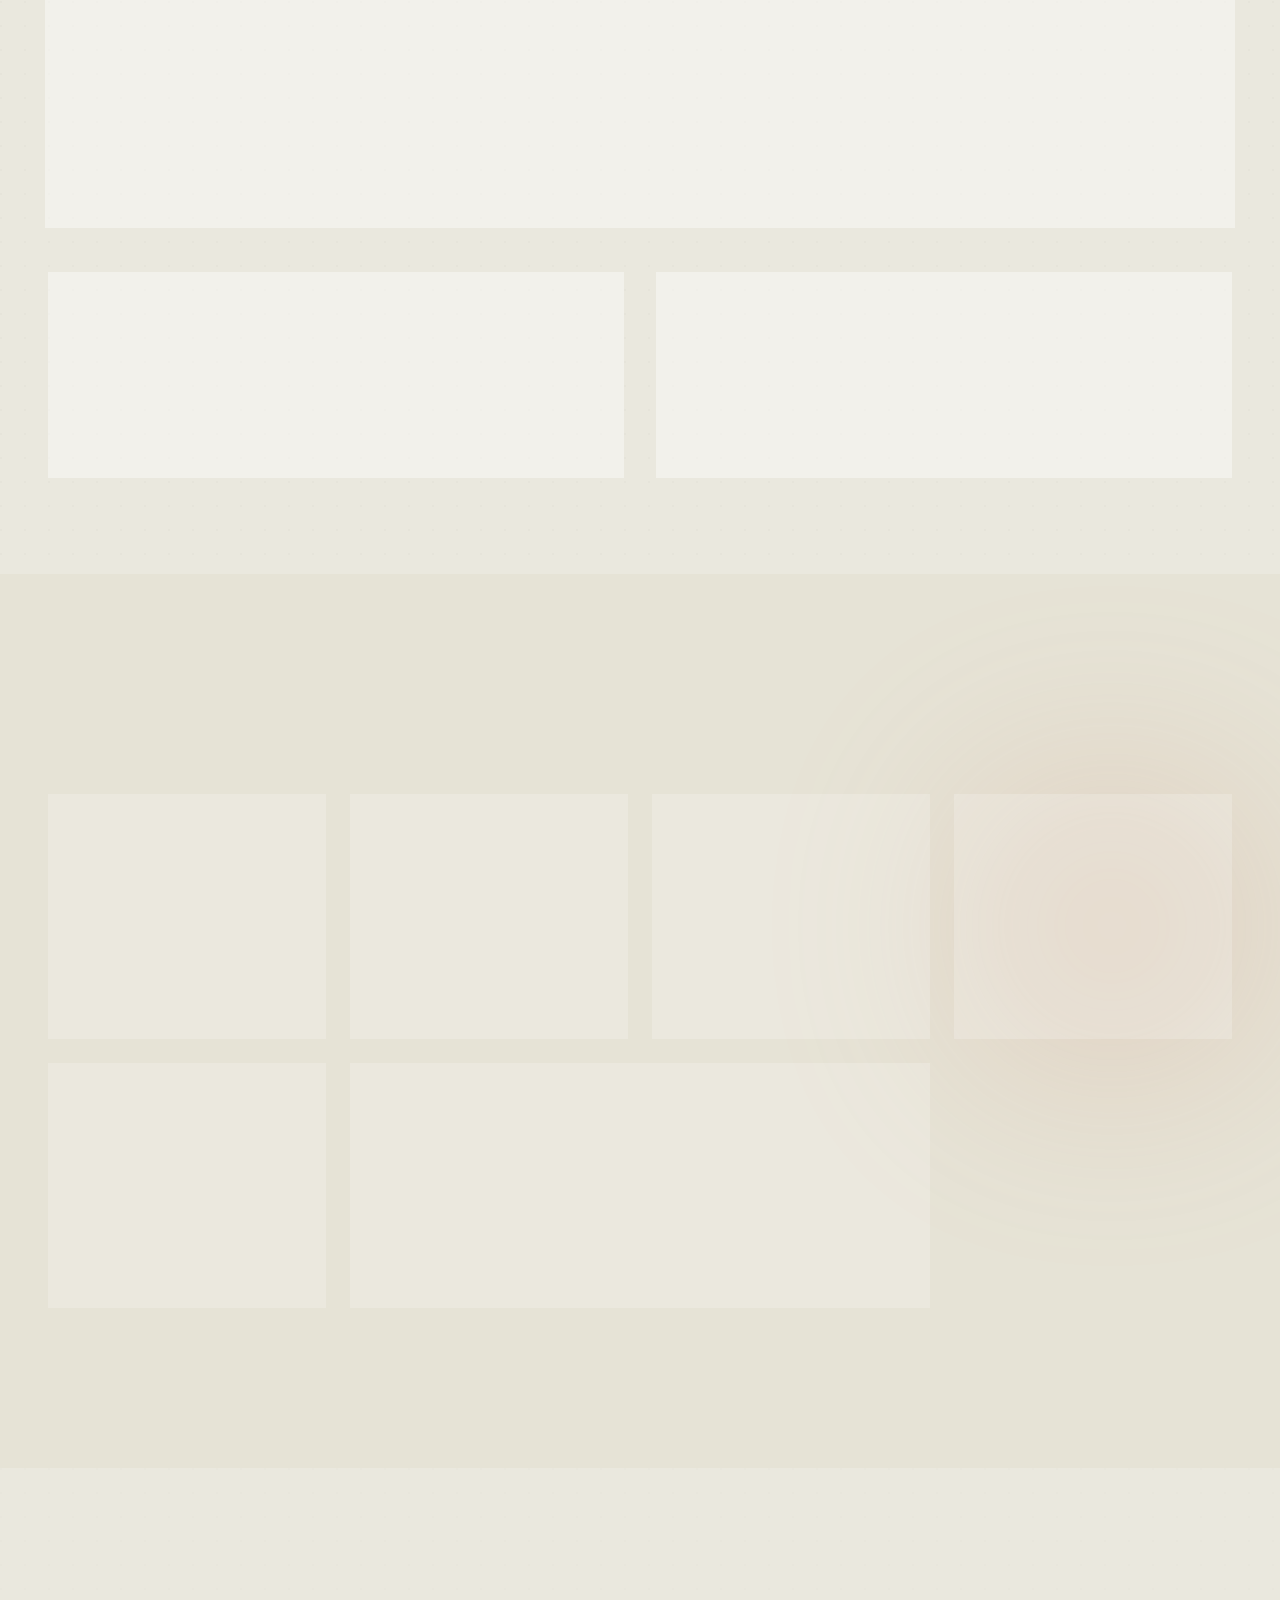
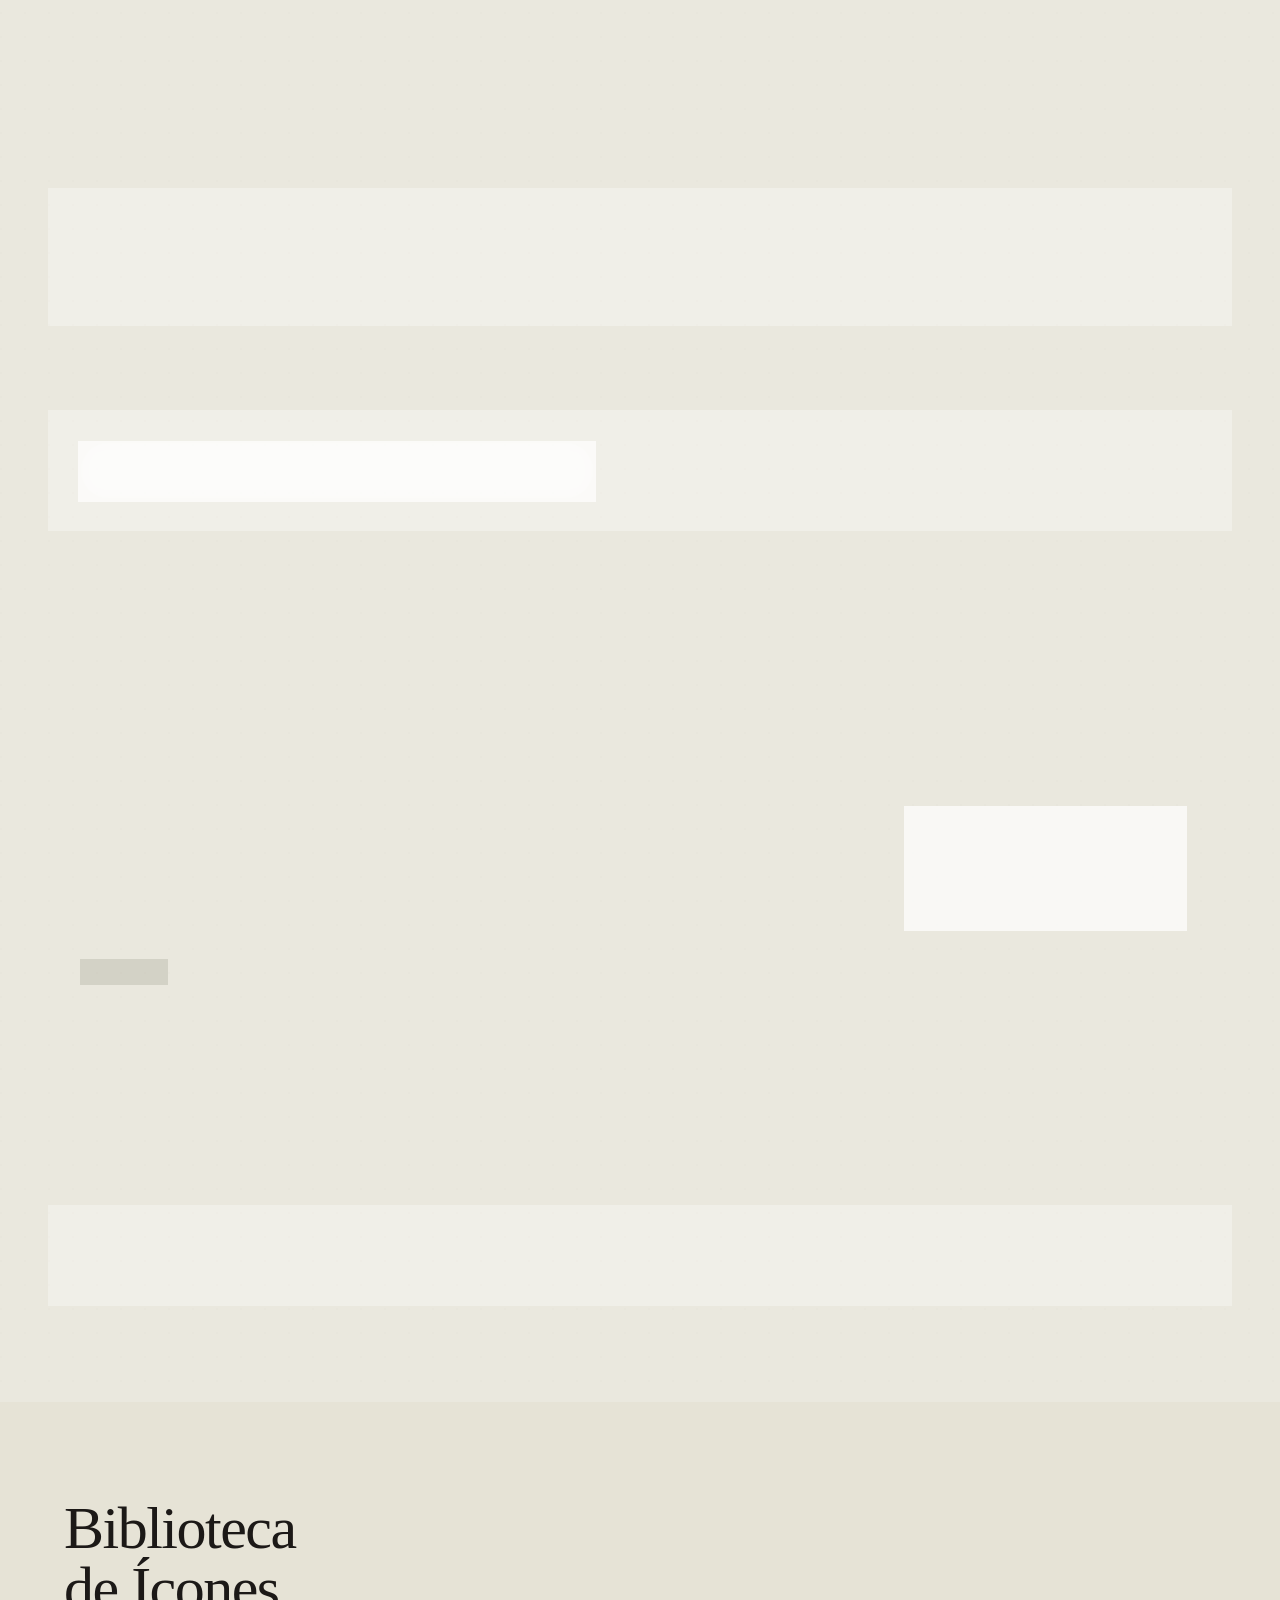
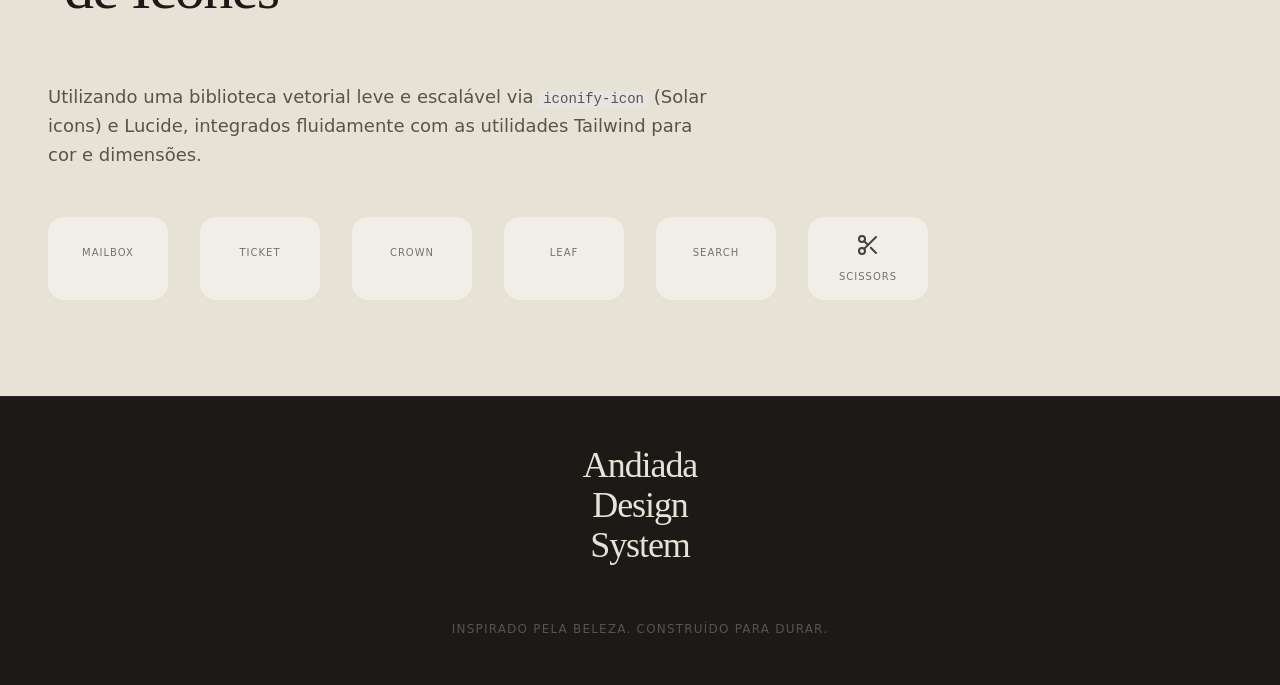
<file: Assets/design_system2.html>
<!DOCTYPE html>
<html lang="pt-BR">
<head>
    <meta charset="utf-8"/>
    <meta name="viewport" content="width=device-width, initial-scale=1.0"/>
    <title>Design System - Andiada</title>
    
    <!-- Scripts & Fonts referenciados dos arquivos originais -->
    <script src="green-museum/assets/resource_3fa48481346f.js"></script>
    <script src="green-museum/assets/iconify-icon_e19829e7f0e8.js"></script>
    <script src="instagram-slides/assets/lucide_latest_2eebd0ebe8c2.js"></script>
    <link href="coffee-co.webflow.io/assets/coffee-co_da8823da9214.css" rel="stylesheet" type="text/css"/>
    <link href="https://fonts.googleapis.com" rel="preconnect"/>
    <link crossorigin="" href="https://fonts.gstatic.com" rel="preconnect"/>
    
    <!-- Base Typography from Green Museum -->
    <style>
        body {
            font-family: 'Instrument Sans', sans-serif;
            background-color: #E6E3D6; /* Warm beige base */
            color: #262624;
            overflow-x: hidden;
            scroll-behavior: smooth;
        }
        .font-newsreader { font-family: 'Newsreader', serif; }
        .font-sans { font-family: 'Instrument Sans', sans-serif; }
        
        /* Instagram Slides Keyframes */
        @keyframes animationIn {
            0% { opacity: 0; transform: translateY(30px); filter: blur(8px); }
            100% { opacity: 1; transform: translateY(0); filter: blur(0px); }
        }
        .animate-on-scroll { animation-play-state: paused !important; }
        .animate-on-scroll.animate { animation-play-state: running !important; }
        
        @keyframes marquee {
            0% { transform: translateX(0); }
            100% { transform: translateX(-50%); }
        }
        .animate-marquee { animation: marquee 20s linear infinite; }
        
        @keyframes clip-reveal {
            0% { clip-path: inset(100% 0 0 0); }
            100% { clip-path: inset(0 0 0 0); }
        }
        .animate-clip { animation: clip-reveal 1.5s cubic-bezier(0.77, 0, 0.175, 1) infinite alternate; }

        /* Background Pattern */
        .bg-grid-pattern {
            background-image: radial-gradient(circle at 1px 1px, rgba(38,38,36,0.1) 1px, transparent 0);
            background-size: 24px 24px;
        }

        /* Border Gradients / Beams */
        [style*="--border-gradient"]::before {
            content: "";
            position: absolute;
            inset: 0;
            padding: 1px;
            border-radius: var(--border-radius-before, inherit);
            -webkit-mask: linear-gradient(#fff 0 0) content-box, linear-gradient(#fff 0 0);
            -webkit-mask-composite: xor;
            mask-composite: exclude;
            background: var(--border-gradient);
            pointer-events: none;
        }

        /* Navigation */
        .ds-nav {
            position: sticky; top: 0; z-index: 100;
            background-color: rgba(230, 227, 214, 0.95);
            backdrop-filter: blur(10px);
            border-bottom: 1px solid rgba(38, 38, 36, 0.1);
        }
    </style>
</head>
<body class="min-h-screen flex flex-col selection:bg-stone-800 selection:text-[#E6E3D6]">
    
    <!-- Navigation -->
    <nav class="ds-nav w-full px-6 md:px-12 py-4">
        <div class="max-w-7xl mx-auto flex justify-between items-center">
            <div class="font-newsreader text-2xl font-bold tracking-tight">Andiada</div>
            <div class="hidden md:flex gap-6 font-sans text-sm font-medium">
                <a href="#hero" class="hover:text-stone-900 text-stone-600 transition-colors">Intro</a>
                <a href="#typography" class="hover:text-stone-900 text-stone-600 transition-colors">Tipografia</a>
                <a href="#colors" class="hover:text-stone-900 text-stone-600 transition-colors">Cores</a>
                <a href="#components" class="hover:text-stone-900 text-stone-600 transition-colors">Componentes</a>
                <a href="#icons" class="hover:text-stone-900 text-stone-600 transition-colors">Ícones</a>
            </div>
        </div>
    </nav>

    <!-- 1. HERO SECTION -->
    <section id="hero" class="relative w-full min-h-[90vh] flex items-center justify-center py-24 overflow-hidden bg-[#E6E3D6]">
        <!-- Background Animation -->
        <div class="absolute inset-0 bg-grid-pattern opacity-40 z-0"></div>
        <div class="absolute -bottom-40 -right-40 w-96 h-96 bg-gradient-to-br from-[#9EA08F] to-transparent rounded-full blur-[100px] opacity-40 mix-blend-multiply pointe-events-none"></div>
        
        <!-- Coffee Co Scrolling Background Elements overlaying subtly -->
        <div class="absolute top-20 left-0 w-full opacity-10 pointer-events-none overflow-hidden z-0 transform -rotate-2">
            <div class="flex animate-marquee whitespace-nowrap">
                <h1 class="text-8xl font-newsreader font-bold text-stone-900 mx-4">Design System</h1>
                <h1 class="text-8xl font-sans font-light text-stone-900 mx-4">Creative</h1>
                <h1 class="text-8xl font-newsreader font-bold text-stone-900 mx-4">Typography</h1>
            </div>
        </div>

        <div class="relative z-10 w-full max-w-7xl px-6 md:px-12 flex flex-col lg:flex-row items-center gap-12">
            <!-- Left Info -->
            <div class="flex-1 [animation:animationIn_0.8s_ease-out_0.2s_both] animate-on-scroll">
                <div class="inline-flex items-center gap-2 px-4 py-2 rounded-full border border-stone-400/30 bg-stone-100/30 backdrop-blur-md mb-8 shadow-sm">
                    <span class="w-2 h-2 rounded-full bg-green-600 animate-pulse"></span>
                    <span class="text-sm font-sans font-medium text-stone-700 tracking-wide uppercase">Demos & Componentes</span>
                </div>
                
                <h1 class="text-6xl md:text-8xl font-newsreader font-light text-stone-900 mb-6 leading-[0.95] tracking-tight">
                    <span class="block text-stone-600 font-sans text-3xl md:text-5xl font-light mb-2">The Ultimate</span>
                    Design<br>System
                </h1>
                
                <p class="text-lg md:text-xl text-stone-600 font-sans max-w-lg mb-10 leading-relaxed border-l-2 border-[#9EA08F] pl-4">
                    Uma combinação estética entre museus clássicos, componentes dinâmicos de slides e o rastro do café.
                </p>
                
                <div class="flex flex-col sm:flex-row gap-4">
                    <!-- Border Beam Button (Instagram Slides style adapted to light) -->
                    <button class="group inline-flex overflow-hidden transition-all duration-300 hover:-translate-y-1 rounded-full pt-[1px] pr-[1px] pb-[1px] pl-[1px] relative items-center justify-center">
                        <span class="absolute inset-[-100%] animate-[spin_3s_linear_infinite] bg-[conic-gradient(from_90deg_at_50%_50%,transparent_0%,transparent_75%,#9EA08F_100%)] opacity-0 group-hover:opacity-100 transition-opacity duration-300"></span>
                        <span class="absolute inset-0 rounded-full bg-stone-900 transition-opacity duration-300 group-hover:opacity-0"></span>
                        <span class="flex items-center justify-center gap-2 text-sm font-sans font-medium text-[#E6E3D6] tracking-wide bg-stone-900 w-full h-full rounded-full px-8 py-4 relative z-10">
                            Explorar Componentes
                            <iconify-icon icon="solar:arrow-right-linear" width="20" class="group-hover:translate-x-1 transition-transform"></iconify-icon>
                        </span>
                    </button>
                    <button class="px-8 py-4 rounded-full border border-stone-800/20 text-stone-900 font-sans font-medium flex items-center gap-2 hover:bg-stone-800/5 transition-colors">
                        <iconify-icon icon="solar:play-circle-linear" width="20"></iconify-icon>
                        Assistir Intro
                    </button>
                </div>
            </div>

            <!-- Right Visual Composition -->
            <div class="flex-1 w-full relative flex items-center justify-center [animation:animationIn_0.8s_ease-out_0.4s_both] animate-on-scroll">
                <iconify-icon icon="solar:star-fall-linear" width="48" class="absolute top-0 right-10 text-stone-400/50 hidden lg:block animate-pulse"></iconify-icon>
                
                <div class="relative w-full max-w-md aspect-[3/4] group cursor-pointer shadow-2xl rounded-t-[10rem] rounded-b-[2rem] overflow-hidden" style="--border-gradient: linear-gradient(180deg, rgba(38,38,36,0.3), rgba(38,38,36,0)); --border-radius-before: 2rem;">
                    <!-- Base Image -->
                    <img src="green-museum/assets/f9ba58a4-51e6-4f54-b31a-42afcd_c86ddf94deae.webp" class="absolute inset-0 w-full h-full object-cover transition-transform duration-700 group-hover:scale-110 grayscale group-hover:grayscale-0 opacity-80" alt="Hero Featured"/>
                    
                    <div class="absolute inset-0 bg-gradient-to-t from-stone-900/80 via-transparent to-transparent"></div>
                    
                    <!-- Clip Reveal animated element tracking back to instagram-slides -->
                    <div class="absolute inset-0 opacity-0 group-hover:opacity-30 mix-blend-overlay bg-stone-400 animate-clip transition-opacity duration-500"></div>

                    <div class="absolute bottom-6 left-6 right-6 flex items-center justify-between text-[#E6E3D6] z-20 transition-all duration-500 group-hover:bottom-8">
                        <div>
                            <p class="text-sm font-medium opacity-80 mb-1 font-sans tracking-wide uppercase">Highlight</p>
                            <p class="text-3xl font-newsreader font-light">Elegância Viva</p>
                        </div>
                        <button class="w-12 h-12 rounded-full bg-white/20 backdrop-blur-md flex items-center justify-center hover:bg-white/30 transition-colors">
                            <iconify-icon icon="solar:eye-linear" width="24"></iconify-icon>
                        </button>
                    </div>
                </div>

                <!-- Floating Ticket (Green Museum inspiration) Animated Hover -->
                <div class="absolute -bottom-8 -left-8 w-64 bg-[#9EA08F] shadow-2xl rounded-lg overflow-hidden transform -rotate-6 hover:rotate-0 transition-all duration-500 z-30 group">
                    <div class="p-4 border-b border-stone-900/10 flex justify-between items-center group-hover:bg-[#8d8f7e] transition-colors">
                        <div><p class="text-xs uppercase tracking-widest text-stone-800/60 font-sans">Token</p>
                        <p class="font-sans font-medium text-lg text-stone-900">#9EA08F</p></div>
                        <iconify-icon icon="solar:ticket-star-linear" width="24" class="text-stone-800 group-hover:scale-110 transition-transform"></iconify-icon>
                    </div>
                    <!-- serrated edge -->
                    <div class="h-3 w-full bg-[#E6E3D6]" style="mask-image: radial-gradient(circle at 10px 0, transparent 0, transparent 5px, black 5px); mask-size: 20px 10px; mask-repeat: repeat-x;"></div>
                </div>
            </div>
        </div>
    </section>

    <!-- ROLLING BANNER (Coffee Co style) -->
    <div class="w-full bg-[#1c1917] py-4 overflow-hidden transform -skew-y-2 origin-left relative z-20 shadow-xl border-y border-stone-700">
        <div class="flex animate-marquee whitespace-nowrap text-[#E6E3D6]">
            <!-- repete strings para fluxo contínuo -->
            <div class="flex items-center space-x-8 px-4 font-sans font-light tracking-widest uppercase">
                <span class="text-sm">Design Sensorial</span> <iconify-icon icon="solar:star-circle-bold"></iconify-icon>
                <span class="text-sm">Interações Vivas</span> <iconify-icon icon="solar:star-circle-bold"></iconify-icon>
                <span class="text-sm">Tipografia Elegante</span> <iconify-icon icon="solar:star-circle-bold"></iconify-icon>
                <span class="text-sm">Transições Dinâmicas</span> <iconify-icon icon="solar:star-circle-bold"></iconify-icon>
            </div>
            <div class="flex items-center space-x-8 px-4 font-sans font-light tracking-widest uppercase">
                <span class="text-sm">Design Sensorial</span> <iconify-icon icon="solar:star-circle-bold"></iconify-icon>
                <span class="text-sm">Interações Vivas</span> <iconify-icon icon="solar:star-circle-bold"></iconify-icon>
                <span class="text-sm">Tipografia Elegante</span> <iconify-icon icon="solar:star-circle-bold"></iconify-icon>
                <span class="text-sm">Transições Dinâmicas</span> <iconify-icon icon="solar:star-circle-bold"></iconify-icon>
            </div>
        </div>
    </div>

    <!-- 2. TIPOGRAFIA -->
    <section id="typography" class="w-full bg-[#EAE8DE] py-24 px-6 md:px-12 relative overflow-hidden">
        <div class="absolute inset-0 bg-grid-pattern opacity-20"></div>
        <div class="max-w-7xl mx-auto relative z-10 [animation:animationIn_0.8s_ease-out_0.2s_both] animate-on-scroll">
            <h2 class="text-5xl md:text-6xl font-newsreader font-light text-stone-900 mb-16 tracking-tight flex items-center gap-4">
                <iconify-icon icon="solar:text-square-linear" class="text-stone-400"></iconify-icon> 
                Tipografia
            </h2>
            
            <div class="bg-white/40 backdrop-blur-md border border-stone-200 rounded-3xl p-8 mb-12 shadow-sm">
                <h3 class="text-sm font-sans font-bold tracking-widest uppercase text-stone-500 mb-6">Variantes e Escala (H1 - H6)</h3>
                
                <div class="grid grid-cols-1 md:grid-cols-4 gap-8 pb-6 border-b border-stone-200 mb-6 items-baseline group hover:bg-white/60 p-4 rounded-xl transition-colors">
                    <div class="text-xs font-sans text-stone-500 uppercase tracking-widest">H1 / Newsreader</div>
                    <div class="md:col-span-2 text-7xl font-newsreader font-light text-stone-900 group-hover:translate-x-2 transition-transform">Display Light</div>
                    <div class="text-right text-xs font-mono text-stone-400">72px / 1.0</div>
                </div>
                
                <div class="grid grid-cols-1 md:grid-cols-4 gap-8 pb-6 border-b border-stone-200 mb-6 items-baseline group hover:bg-white/60 p-4 rounded-xl transition-colors">
                    <div class="text-xs font-sans text-stone-500 uppercase tracking-widest">H2 / Newsreader</div>
                    <div class="md:col-span-2 text-5xl font-newsreader font-medium text-stone-900 group-hover:translate-x-2 transition-transform">Section Title</div>
                    <div class="text-right text-xs font-mono text-stone-400">48px / 1.1</div>
                </div>

                <div class="grid grid-cols-1 md:grid-cols-4 gap-8 pb-6 border-b border-stone-200 mb-6 items-baseline group hover:bg-white/60 p-4 rounded-xl transition-colors">
                    <div class="text-xs font-sans text-stone-500 uppercase tracking-widest">H3 / Sans</div>
                    <div class="md:col-span-2 text-3xl font-sans font-bold text-stone-900 group-hover:translate-x-2 transition-transform">Card Heading</div>
                    <div class="text-right text-xs font-mono text-stone-400">30px / 1.2</div>
                </div>

                <div class="grid grid-cols-1 md:grid-cols-4 gap-8 pb-6 border-b border-stone-200 mb-6 items-baseline group hover:bg-white/60 p-4 rounded-xl transition-colors">
                    <div class="text-xs font-sans text-stone-500 uppercase tracking-widest">Body L / Sans</div>
                    <div class="md:col-span-2 text-xl font-sans text-stone-600 leading-relaxed group-hover:translate-x-2 transition-transform">Para textos introdutórios que necessitam de mais atenção visual e legibilidade.</div>
                    <div class="text-right text-xs font-mono text-stone-400">20px / 1.5</div>
                </div>

                <div class="grid grid-cols-1 md:grid-cols-4 gap-8 items-baseline group hover:bg-white/60 p-4 rounded-xl transition-colors">
                    <div class="text-xs font-sans text-stone-500 uppercase tracking-widest">Body / Sans</div>
                    <div class="md:col-span-2 text-base font-sans text-stone-600 leading-relaxed group-hover:translate-x-2 transition-transform">O núcleo de leitura do sistema. Ideal para parágrafos longos, oferecendo excelente contraste sobre fundos claros.</div>
                    <div class="text-right text-xs font-mono text-stone-400">16px / 1.5</div>
                </div>
            </div>
            
            <div class="grid grid-cols-1 md:grid-cols-2 gap-8">
                <!-- Stack and Strategy -->
                <div class="bg-white/40 backdrop-blur-md border border-stone-200 rounded-3xl p-8 hover:-translate-y-1 transition-transform">
                    <h3 class="text-sm font-sans font-bold tracking-widest uppercase text-stone-500 mb-4">Font Stack</h3>
                    <div class="space-y-4 font-sans text-sm text-stone-700">
                        <p><strong>Primary (Serif):</strong> 'Newsreader', pt-serif, serif</p>
                        <p><strong>Primary (Sans):</strong> 'Instrument Sans', system-ui, sans-serif</p>
                        <p><strong>Monospace:</strong> 'Space Mono', 'Courier New', monospace</p>
                    </div>
                </div>
                <div class="bg-white/40 backdrop-blur-md border border-stone-200 rounded-3xl p-8 hover:-translate-y-1 transition-transform">
                    <h3 class="text-sm font-sans font-bold tracking-widest uppercase text-stone-500 mb-4">Loading Strategy</h3>
                    <div class="space-y-4 font-sans text-sm text-stone-700">
                        <p>Fontes carregadas localmente e como fallback webfonts otimizadas via CDN. Range de weights: Serif (300, 400, 500) | Sans (400, 500, 600).</p>
                    </div>
                </div>
            </div>
        </div>
    </section>

    <!-- 3. COLOR SYSTEM -->
    <section id="colors" class="w-full bg-[#E6E3D6] py-24 px-6 md:px-12 relative overflow-hidden">
        <!-- Floating abstract shape -->
        <div class="absolute top-1/4 right-10 w-64 h-64 bg-[#C27A5B] rounded-full blur-[120px] opacity-30 pointer-events-none animate-pulse"></div>

        <div class="max-w-7xl mx-auto relative z-10 [animation:animationIn_0.8s_ease-out_0.2s_both] animate-on-scroll">
            <h2 class="text-5xl md:text-6xl font-newsreader font-light text-stone-900 mb-16 tracking-tight flex items-center gap-4">
                <iconify-icon icon="solar:palette-round-linear" class="text-stone-400"></iconify-icon> Cores
            </h2>

            <div class="grid grid-cols-2 md:grid-cols-4 gap-6 mb-16">
                <!-- Color Cards with Instagram-Slides clipping/border effects -->
                
                <!-- Primary Neutral -->
                <div class="group relative rounded-2xl p-6 overflow-hidden bg-white/20 backdrop-blur-sm border border-stone-200 hover:-translate-y-2 transition-transform duration-300">
                    <div class="absolute inset-0 opacity-0 group-hover:opacity-10 transition-opacity bg-stone-900"></div>
                    <div class="w-full h-24 rounded-lg bg-[#E6E3D6] mb-4 border border-stone-300 shadow-inner group-hover:scale-105 transition-transform duration-500"></div>
                    <h4 class="font-sans font-bold text-stone-900 mb-1">Warm Beige</h4>
                    <p class="font-mono text-xs text-stone-500 mb-2">#E6E3D6 | hsl(48, 20%, 87%)</p>
                    <span class="inline-block px-2 py-1 bg-stone-100 rounded text-[10px] uppercase font-bold text-stone-500 tracking-wider">Background / Neutral</span>
                </div>

                <!-- Secondary Neutral -->
                <div class="group relative rounded-2xl p-6 overflow-hidden bg-white/20 backdrop-blur-sm border border-stone-200 hover:-translate-y-2 transition-transform duration-300">
                    <div class="w-full h-24 rounded-lg bg-[#EAE8DE] mb-4 border border-stone-300 shadow-inner group-hover:scale-105 transition-transform duration-500"></div>
                    <h4 class="font-sans font-bold text-stone-900 mb-1">Light Beige</h4>
                    <p class="font-mono text-xs text-stone-500 mb-2">#EAE8DE | hsl(50, 20%, 89%)</p>
                    <span class="inline-block px-2 py-1 bg-stone-100 rounded text-[10px] uppercase font-bold text-stone-500 tracking-wider">Surface / Alt </span>
                </div>

                <!-- Text Dark -->
                <div class="group relative rounded-2xl p-6 overflow-hidden bg-white/20 backdrop-blur-sm border border-stone-200 hover:-translate-y-2 transition-transform duration-300">
                    <div class="w-full h-24 rounded-lg bg-[#1c1917] mb-4 border border-stone-300 shadow-inner group-hover:scale-105 transition-transform duration-500"></div>
                    <h4 class="font-sans font-bold text-stone-900 mb-1">Stone 900</h4>
                    <p class="font-mono text-xs text-stone-500 mb-2">#1c1917 | hsl(20, 9%, 10%)</p>
                    <span class="inline-block px-2 py-1 bg-stone-100 rounded text-[10px] uppercase font-bold text-stone-500 tracking-wider">Primary Text / Hover</span>
                </div>

                <!-- Accent Green (Museum) -->
                <div class="group relative rounded-2xl p-6 overflow-hidden bg-white/20 backdrop-blur-sm border border-stone-200 hover:-translate-y-2 transition-transform duration-300">
                    <div class="w-full h-24 rounded-lg bg-[#9EA08F] mb-4 border border-stone-300 shadow-inner group-hover:scale-105 transition-transform duration-500 relative overflow-hidden">
                        <!-- beam inside color block for flair -->
                        <div class="absolute inset-0 bg-gradient-to-r from-transparent via-white/40 to-transparent -translate-x-full group-hover:animate-marquee"></div>
                    </div>
                    <h4 class="font-sans font-bold text-stone-900 mb-1">Sage Green</h4>
                    <p class="font-mono text-xs text-stone-500 mb-2">#9EA08F | hsl(67, 8%, 59%)</p>
                    <span class="inline-block px-2 py-1 bg-[#9EA08F]/20 text-[#505245] rounded text-[10px] uppercase font-bold tracking-wider">Accent / Highlight</span>
                </div>

                <!-- Accent Terracotta -->
                <div class="group relative rounded-2xl p-6 overflow-hidden bg-white/20 backdrop-blur-sm border border-stone-200 hover:-translate-y-2 transition-transform duration-300">
                    <div class="w-full h-24 rounded-lg bg-[#C27A5B] mb-4 border border-stone-300 shadow-inner group-hover:scale-105 transition-transform duration-500"></div>
                    <h4 class="font-sans font-bold text-stone-900 mb-1">Earthy Terracotta</h4>
                    <p class="font-mono text-xs text-stone-500 mb-2">#C27A5B | hsl(18, 44%, 56%)</p>
                    <span class="inline-block px-2 py-1 bg-[#C27A5B]/50 text-white rounded text-[10px] uppercase font-bold tracking-wider">Button Hover / Feedback</span>
                </div>

                <!-- Gradient Example -->
                <div class="col-span-2 group relative rounded-2xl p-6 overflow-hidden bg-white/20 backdrop-blur-sm border border-stone-200 hover:-translate-y-2 transition-transform duration-300">
                    <div class="w-full h-24 rounded-lg bg-gradient-to-br from-[#E6E3D6] to-[#9EA08F] mb-4 border border-stone-300 shadow-inner group-hover:scale-105 transition-transform duration-500"></div>
                    <h4 class="font-sans font-bold text-stone-900 mb-1">Soft Transition Gradient</h4>
                    <p class="font-mono text-xs text-stone-500 mb-2">from-[#E6E3D6] to-[#9EA08F]</p>
                    <span class="inline-block px-2 py-1 bg-stone-100 rounded text-[10px] uppercase font-bold text-stone-500 tracking-wider">Decorative / Overlays</span>
                </div>
            </div>
        </div>
    </section>

    <!-- 4. UI COMPONENTS -->
    <section id="components" class="w-full bg-[#EAE8DE] py-24 px-6 md:px-12 relative overflow-hidden">
        <div class="absolute inset-0 bg-grid-pattern opacity-10"></div>
        <div class="max-w-7xl mx-auto relative z-10 [animation:animationIn_0.8s_ease-out_0.2s_both] animate-on-scroll">
            <h2 class="text-5xl md:text-6xl font-newsreader font-light text-stone-900 mb-16 tracking-tight flex items-center gap-4">
                <iconify-icon icon="solar:widget-linear" class="text-stone-400"></iconify-icon> UI Components
            </h2>
            
            <div class="space-y-16">
                <!-- BUTTONS -->
                <div class="[animation:animationIn_0.8s_ease-out_0.4s_both] animate-on-scroll">
                    <h3 class="font-sans text-xs font-bold uppercase tracking-widest text-[#9EA08F] mb-6 border-l-2 border-[#9EA08F] pl-3">Botões</h3>
                    <div class="flex flex-wrap gap-6 items-center bg-white/30 backdrop-blur-sm p-8 rounded-3xl border border-stone-200">
                        
                        <!-- Primary with Border Beam -->
                        <button class="group relative px-8 py-4 bg-stone-900 text-[#E6E3D6] rounded-full text-sm font-sans font-medium flex items-center justify-center gap-3 overflow-hidden shadow-xl shadow-stone-900/10 hover:-translate-y-1 transition-all duration-300">
                            <span class="absolute inset-[-100%] animate-[spin_3s_linear_infinite] bg-[conic-gradient(from_90deg_at_50%_50%,transparent_0%,transparent_75%,#E6E3D6_100%)] opacity-0 group-hover:opacity-100 transition-opacity"></span>
                            <span class="absolute inset-[1px] bg-stone-800 rounded-full z-0 group-hover:bg-stone-900 transition-colors"></span>
                            <span class="relative z-10 flex items-center gap-2"> Primary Action <iconify-icon icon="solar:arrow-right-linear" width="18" class="group-hover:translate-x-1 transition-transform"></iconify-icon></span>
                        </button>

                        <!-- Outline / Secondary -->
                        <button class="px-8 py-4 bg-transparent border border-stone-800/20 text-stone-900 rounded-full text-sm font-sans font-medium flex items-center justify-center gap-3 hover:bg-stone-900 hover:text-white transition-all duration-300 hover:shadow-lg">
                            <iconify-icon icon="solar:play-circle-linear" width="18"></iconify-icon>
                            Secondary View
                        </button>

                        <!-- Accent Vibrant -->
                        <button class="group px-8 py-4 bg-[#C27A5B] text-white rounded-xl text-sm font-sans font-medium flex items-center justify-center gap-3 hover:-translate-y-1 hover:bg-[#b06a4c] transition-all duration-300 shadow-lg shadow-[#C27A5B]/30">
                            Special Highlight
                            <iconify-icon icon="solar:star-fall-linear" width="18" class="group-hover:rotate-180 transition-transform duration-500"></iconify-icon>
                        </button>
                    </div>
                </div>

                <!-- INPUTS -->
                <div class="[animation:animationIn_0.8s_ease-out_0.5s_both] animate-on-scroll">
                    <h3 class="font-sans text-xs font-bold uppercase tracking-widest text-[#9EA08F] mb-6 border-l-2 border-[#9EA08F] pl-3">Inputs & Forms</h3>
                    <div class="bg-white/30 backdrop-blur-sm p-8 rounded-3xl border border-stone-200">
                        <form class="w-full max-w-lg relative flex items-center group">
                            <iconify-icon class="absolute left-4 text-stone-400 max-w-full transition-colors group-focus-within:text-[#9EA08F]" icon="solar:mailbox-linear" width="24"></iconify-icon>
                            <input class="w-full pl-12 pr-40 py-4 bg-white/70 backdrop-blur-md border border-stone-300 rounded-full focus:outline-none focus:ring-2 focus:ring-[#9EA08F] focus:bg-white transition-all text-stone-900 placeholder:text-stone-400 font-sans shadow-sm" placeholder="O seu melhor email" type="email"/>
                            <button class="absolute right-1.5 top-1.5 bottom-1.5 px-6 bg-[#9EA08F] text-white rounded-full text-sm font-sans font-medium hover:scale-95 transition-transform" type="button">
                                Assinar
                            </button>
                        </form>
                    </div>
                </div>

                <!-- CARDS -->
                <div class="[animation:animationIn_0.8s_ease-out_0.6s_both] animate-on-scroll">
                    <h3 class="font-sans text-xs font-bold uppercase tracking-widest text-[#9EA08F] mb-6 border-l-2 border-[#9EA08F] pl-3">Cards (com efeito lanterna/flash)</h3>
                    <div class="grid grid-cols-1 md:grid-cols-3 gap-8">
                        
                        <!-- Card 1 Dark Concept (like instagram-slides) -->
                        <div class="group relative rounded-3xl overflow-hidden aspect-[4/5] bg-stone-900 shadow-2xl flex flex-col justify-end p-8" style="--border-gradient: linear-gradient(180deg, rgba(230,227,214,0.2), rgba(230,227,214,0));">
                            <!-- Flashlight hover effect -->
                            <div class="absolute inset-0 opacity-0 group-hover:opacity-100 transition-opacity duration-700 pointer-events-none" style="background: radial-gradient(400px circle at left bottom, rgba(158,160,143,0.3), transparent 50%);"></div>
                            
                            <img src="green-museum/assets/dbf926e9-d62d-40e2-b3ca-2e76c2_9d3cfea30313.webp" class="absolute inset-0 w-full h-full object-cover transition-transform duration-700 grayscale group-hover:grayscale-0 group-hover:scale-105 opacity-50 group-hover:opacity-70" alt="Card Background"/>
                            <div class="absolute inset-0 bg-gradient-to-t from-stone-900 via-stone-900/40 to-transparent"></div>
                            
                            <div class="relative z-10 transform translate-y-4 group-hover:translate-y-0 transition-transform duration-500">
                                <span class="inline-block px-3 py-1 rounded-full bg-[#9EA08F]/30 border border-[#9EA08F]/50 text-[#E6E3D6] text-[10px] font-bold tracking-widest uppercase mb-3 backdrop-blur-md">Featured</span>
                                <h3 class="text-3xl font-newsreader font-light text-white mb-2">Exibição de Arte</h3>
                                <p class="text-sm font-sans text-stone-400 leading-relaxed opacity-0 group-hover:opacity-100 transition-opacity duration-500 delay-100">
                                    Experiências dinâmicas ganham vida com transições fluidas.
                                </p>
                            </div>
                        </div>

                        <!-- Card 2 Light Concept -->
                        <div class="group bg-white rounded-3xl p-8 border border-stone-200 shadow-sm flex flex-col justify-between hover:border-stone-400 transition-all duration-500 hover:shadow-xl hover:-translate-y-2 relative overflow-hidden">
                            <!-- Animated corner gradient -->
                            <div class="absolute -top-10 -right-10 w-32 h-32 bg-[#C27A5B] rounded-full blur-2xl opacity-0 group-hover:opacity-30 transition-opacity duration-700"></div>
                            <div>
                                <div class="flex justify-between items-start mb-6">
                                    <div class="w-12 h-12 rounded-2xl bg-[#EAE8DE] flex items-center justify-center text-stone-700 group-hover:scale-110 transition-transform duration-500">
                                        <iconify-icon icon="solar:ticket-star-linear" width="24"></iconify-icon>
                                    </div>
                                    <span class="text-xs font-sans font-bold text-stone-400 uppercase tracking-widest">Entry Pass</span>
                                </div>
                                <h3 class="text-2xl font-newsreader font-medium text-stone-900 mb-2">Passe Anual</h3>
                                <div class="flex items-baseline gap-1 mb-6">
                                    <span class="text-4xl font-newsreader font-light text-stone-900">$89</span>
                                    <span class="text-stone-500 text-sm font-sans">/ano</span>
                                </div>
                                <p class="text-stone-600 font-sans text-sm mb-8 leading-relaxed">Acesso irrestrito a todas as exibições permanentes com privilégios de convidado.</p>
                            </div>
                            <button class="w-full py-4 rounded-xl border border-stone-200 font-sans font-medium text-stone-900 group-hover:bg-stone-900 group-hover:text-white group-hover:border-stone-900 transition-colors duration-300">Garantir Acesso</button>
                        </div>
                        
                        <!-- Card 3 Animated Border Concept -->
                        <div class="group relative rounded-3xl overflow-hidden aspect-[4/5] bg-[#E6E3D6] shadow-md flex flex-col justify-center items-center p-8 border border-stone-300 transition-transform duration-500 hover:-translate-y-2">
                            <!-- Repeating clip mask animation inside -->
                            <div class="absolute inset-0 flex">
                                <div class="flex-1 bg-[#C27A5B] opacity-20 animate-clip" style="animation-delay: 0s;"></div>
                                <div class="flex-1 bg-[#9EA08F] opacity-20 animate-clip" style="animation-delay: 0.2s;"></div>
                                <div class="flex-1 bg-white opacity-20 animate-clip" style="animation-delay: 0.4s;"></div>
                            </div>
                            <div class="relative z-10 text-center bg-white/70 backdrop-blur-md p-6 rounded-2xl border border-white">
                                <iconify-icon icon="solar:leaf-linear" width="40" class="text-[#9EA08F] mb-4"></iconify-icon>
                                <h3 class="text-xl font-newsreader font-medium text-stone-900 mb-2">Breathe Life</h3>
                                <p class="text-xs font-sans text-stone-600">Componentes que parecem orgânicos.</p>
                            </div>
                        </div>

                    </div>
                </div>

                <!-- BADGES & TOOLTIPS -->
                <div class="[animation:animationIn_0.8s_ease-out_0.7s_both] animate-on-scroll">
                    <h3 class="font-sans text-xs font-bold uppercase tracking-widest text-[#9EA08F] mb-6 border-l-2 border-[#9EA08F] pl-3">Badges & Tags</h3>
                    <div class="flex flex-wrap gap-4 items-center bg-white/30 backdrop-blur-sm p-8 rounded-3xl border border-stone-200">
                        <div class="inline-flex items-center gap-2 px-3 py-1.5 rounded-full bg-green-100/50 border border-green-200 text-sm font-sans text-green-800">
                            <span class="w-2 h-2 rounded-full bg-green-500 animate-pulse"></span> Sistema Ativo
                        </div>
                        <span class="inline-block px-3 py-1 rounded-full bg-stone-900 text-[#E6E3D6] text-xs font-sans font-bold tracking-wide uppercase shadow-md">Beta Release</span>
                        <span class="inline-block px-3 py-1 rounded-full bg-[#C27A5B] text-white text-xs font-sans font-bold tracking-wide uppercase hover:rotate-3 transition-transform cursor-pointer">Recomendado</span>
                        
                        <!-- Tooltip Concept -->
                        <div class="relative group cursor-help ml-auto">
                            <span class="text-sm font-sans text-stone-600 border-b border-dashed border-stone-400">Passe sobre mim</span>
                            <div class="absolute bottom-full left-1/2 -translate-x-1/2 mb-2 w-48 bg-stone-900 text-[#E6E3D6] text-xs font-sans p-3 rounded-lg opacity-0 group-hover:opacity-100 transition-opacity duration-300 pointer-events-none shadow-xl">
                                Informação extra renderizada de forma elegante.
                                <!-- Tooltip arrow -->
                                <div class="absolute top-full left-1/2 -translate-x-1/2 border-4 border-transparent border-t-stone-900"></div>
                            </div>
                        </div>
                    </div>
                </div>
            </div>
        </div>
    </section>

    <!-- 5. ÍCONES -->
    <section id="icons" class="w-full bg-[#E6E3D6] py-24 px-6 md:px-12 relative overflow-hidden">
        <div class="max-w-7xl mx-auto relative z-10 [animation:animationIn_0.8s_ease-out_0.2s_both] animate-on-scroll">
            <h2 class="text-5xl md:text-6xl font-newsreader font-light text-stone-900 mb-16 tracking-tight flex items-center gap-4">
                <iconify-icon icon="solar:gallery-favourite-linear" class="text-stone-400"></iconify-icon> Biblioteca de Ícones
            </h2>
            
            <p class="text-lg font-sans text-stone-600 mb-12 max-w-2xl leading-relaxed">
                Utilizando uma biblioteca vetorial leve e escalável via <code class="font-mono text-sm bg-stone-200 px-1 rounded">iconify-icon</code> (Solar icons) e Lucide, integrados fluidamente com as utilidades Tailwind para cor e dimensões.
            </p>

            <div class="grid grid-cols-3 md:grid-cols-6 lg:grid-cols-8 gap-8">
                <!-- Icon Cards -->
                <div class="flex flex-col items-center gap-3 p-4 bg-white/40 rounded-2xl hover:bg-white hover:shadow-md transition-all group">
                    <iconify-icon icon="solar:mailbox-linear" width="32" class="text-stone-700 group-hover:-translate-y-1 transition-transform"></iconify-icon>
                    <span class="text-[10px] uppercase tracking-widest text-stone-500 font-sans">Mailbox</span>
                </div>
                <div class="flex flex-col items-center gap-3 p-4 bg-white/40 rounded-2xl hover:bg-white hover:shadow-md transition-all group">
                    <iconify-icon icon="solar:ticket-star-linear" width="32" class="text-stone-700 group-hover:-translate-y-1 transition-transform"></iconify-icon>
                    <span class="text-[10px] uppercase tracking-widest text-stone-500 font-sans">Ticket</span>
                </div>
                <div class="flex flex-col items-center gap-3 p-4 bg-white/40 rounded-2xl hover:bg-white hover:shadow-md transition-all group">
                    <iconify-icon icon="solar:crown-star-linear" width="32" class="text-stone-700 group-hover:-translate-y-1 transition-transform"></iconify-icon>
                    <span class="text-[10px] uppercase tracking-widest text-stone-500 font-sans">Crown</span>
                </div>
                <div class="flex flex-col items-center gap-3 p-4 bg-white/40 rounded-2xl hover:bg-white hover:shadow-md transition-all group">
                    <iconify-icon icon="solar:leaf-linear" width="32" class="text-stone-700 group-hover:-translate-y-1 transition-transform"></iconify-icon>
                    <span class="text-[10px] uppercase tracking-widest text-stone-500 font-sans">Leaf</span>
                </div>
                <div class="flex flex-col items-center gap-3 p-4 bg-white/40 rounded-2xl hover:bg-white hover:shadow-md transition-all group">
                    <iconify-icon icon="solar:magnifer-linear" width="32" class="text-stone-700 group-hover:-translate-y-1 transition-transform"></iconify-icon>
                    <span class="text-[10px] uppercase tracking-widest text-stone-500 font-sans">Search</span>
                </div>
                <!-- Lucide example from instagram-slides -->
                <div class="flex flex-col items-center gap-3 p-4 bg-white/40 rounded-2xl hover:bg-white hover:shadow-md transition-all group">
                    <i data-lucide="scissors" class="text-stone-700 group-hover:-translate-y-1 transition-transform"></i>
                    <span class="text-[10px] uppercase tracking-widest text-stone-500 font-sans">Scissors</span>
                </div>
            </div>
        </div>
    </section>

    <!-- FOOTER -->
    <footer class="w-full bg-[#1c1917] py-12 px-6 md:px-12 border-t flex flex-col items-center border-stone-800 text-center">
        <h2 class="text-4xl font-newsreader font-light text-[#E6E3D6] mb-6">Andiada Design System</h2>
        <div class="flex gap-4">
            <iconify-icon icon="simple-icons:figma" width="24" class="text-stone-500 hover:text-white transition-colors cursor-pointer"></iconify-icon>
            <iconify-icon icon="simple-icons:github" width="24" class="text-stone-500 hover:text-white transition-colors cursor-pointer"></iconify-icon>
        </div>
        <p class="font-sans text-xs text-stone-600 mt-8 uppercase tracking-widest">Inspirado pela beleza. Construído para durar.</p>
    </footer>

    <!-- INTERSECTION OBSERVER SCRIPT (from instagram-slides) -->
    <script>
        (function () {
            // Inicializar ícones Lucide
            if(window.lucide) {
                lucide.createIcons();
            }

            const once = true; // Animar apenas uma vez
            if (!window.__inViewIO) {
                window.__inViewIO = new IntersectionObserver((entries) => {
                    entries.forEach((entry) => {
                        if (entry.isIntersecting) {
                            entry.target.classList.add("animate");
                            if (once) window.__inViewIO.unobserve(entry.target);
                        }
                    });
                }, { threshold: 0.15, rootMargin: "0px -5% 0px -5%" });
            }

            document.addEventListener("DOMContentLoaded", () => {
                document.querySelectorAll(".animate-on-scroll").forEach((el) => {
                    window.__inViewIO.observe(el); 
                });
            });
        })();
    </script>
</body>
</html>
</file>
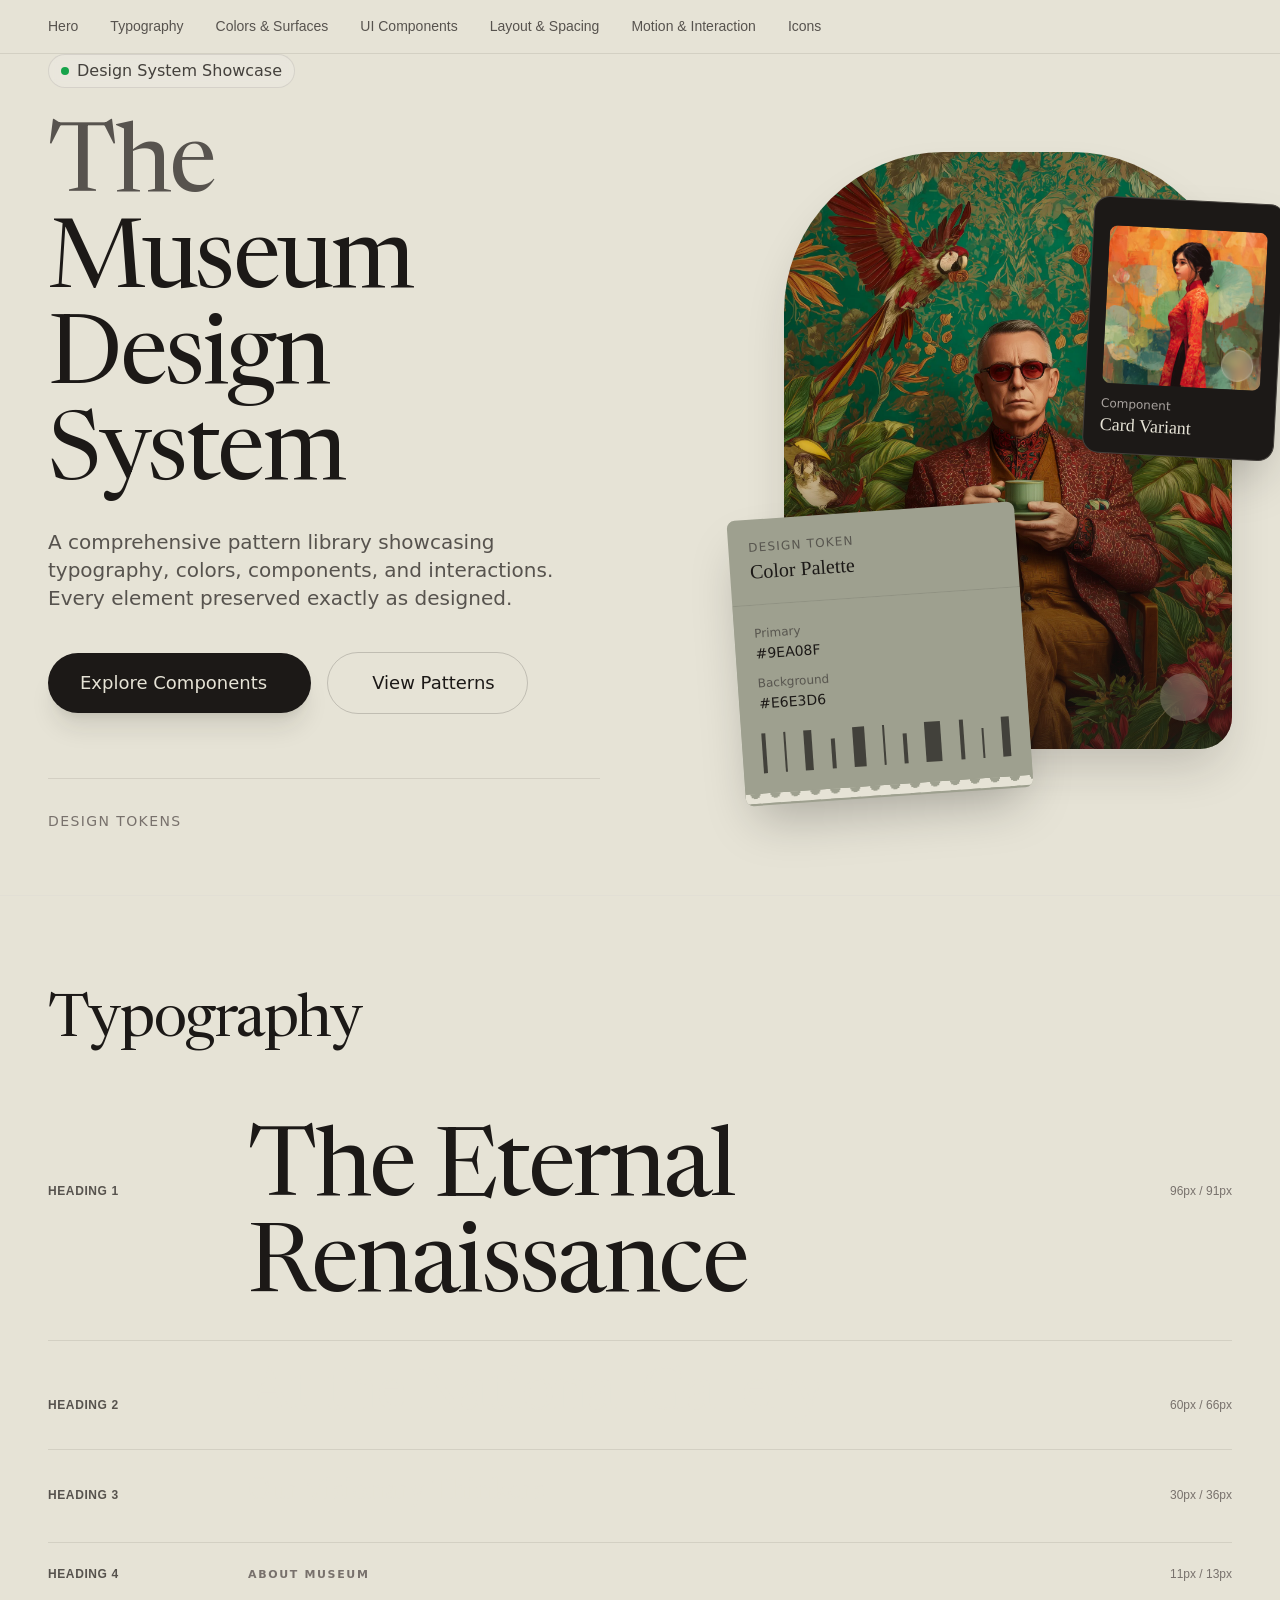
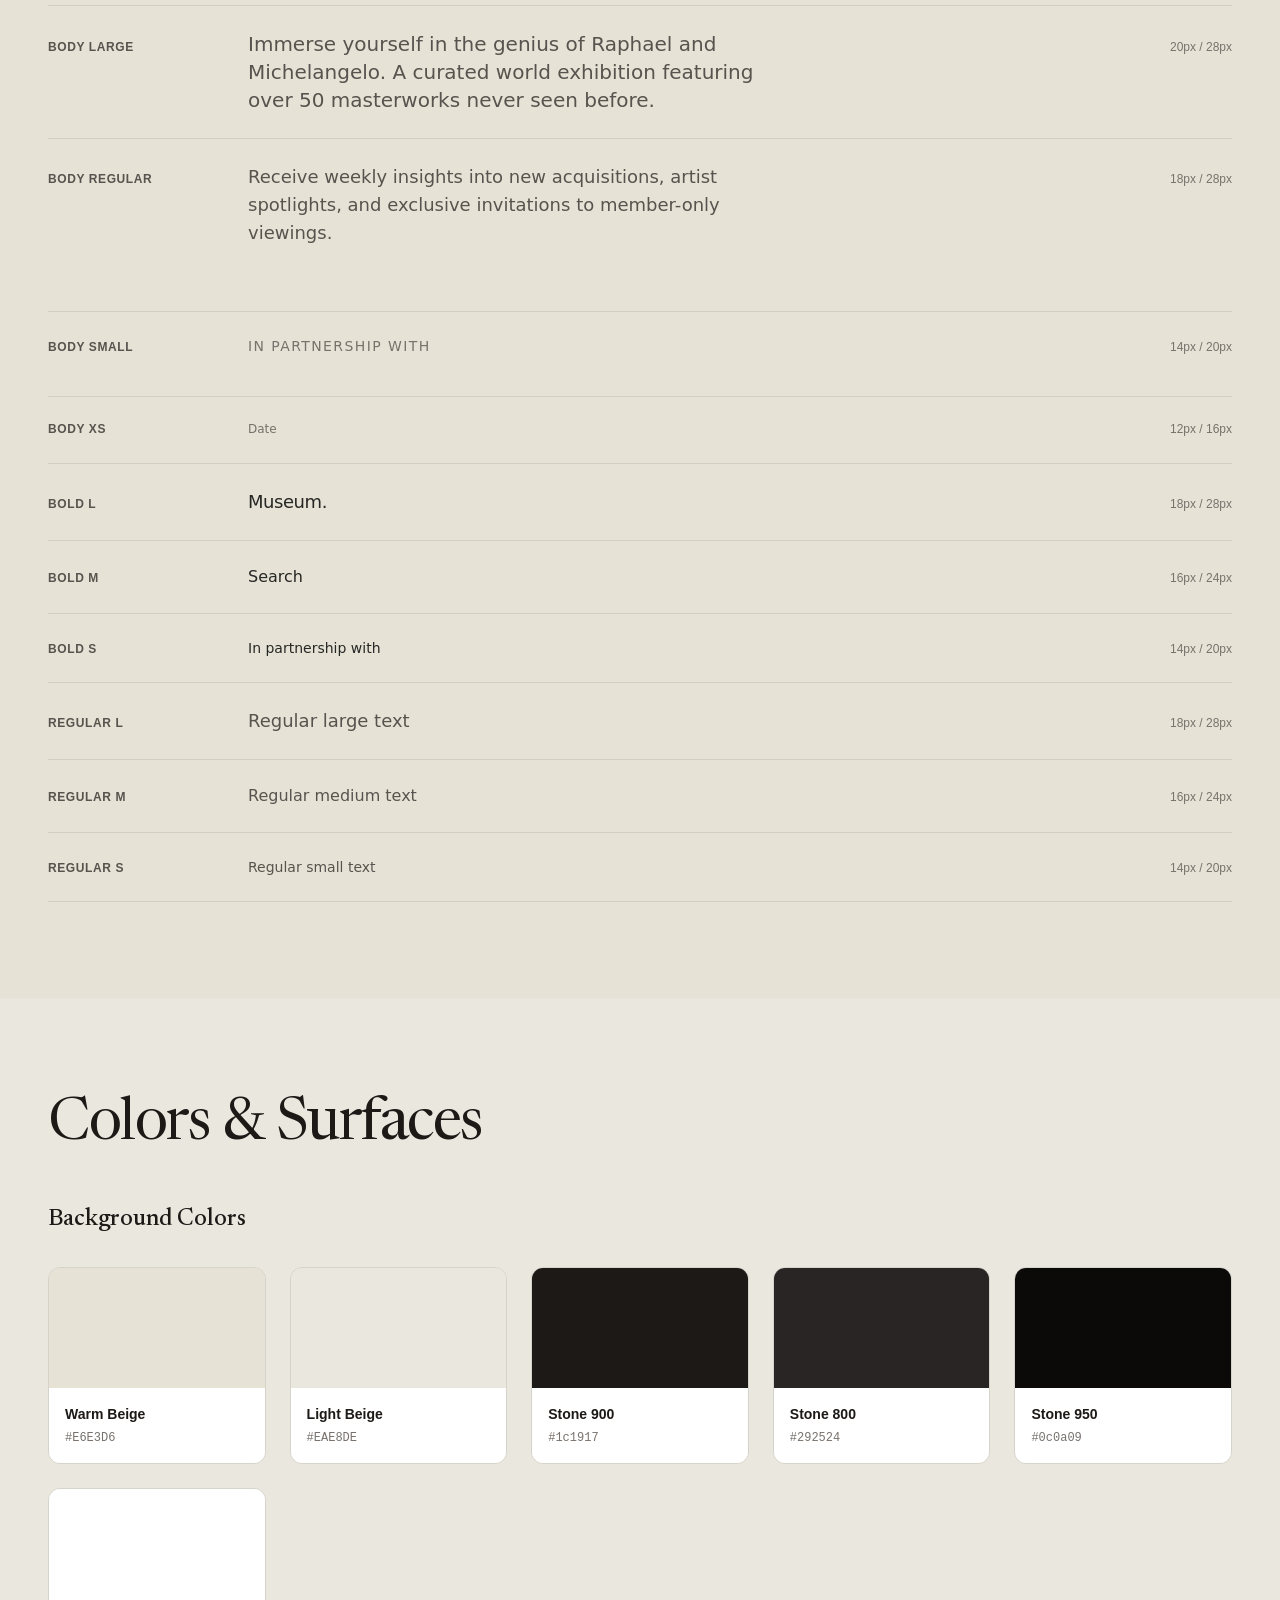
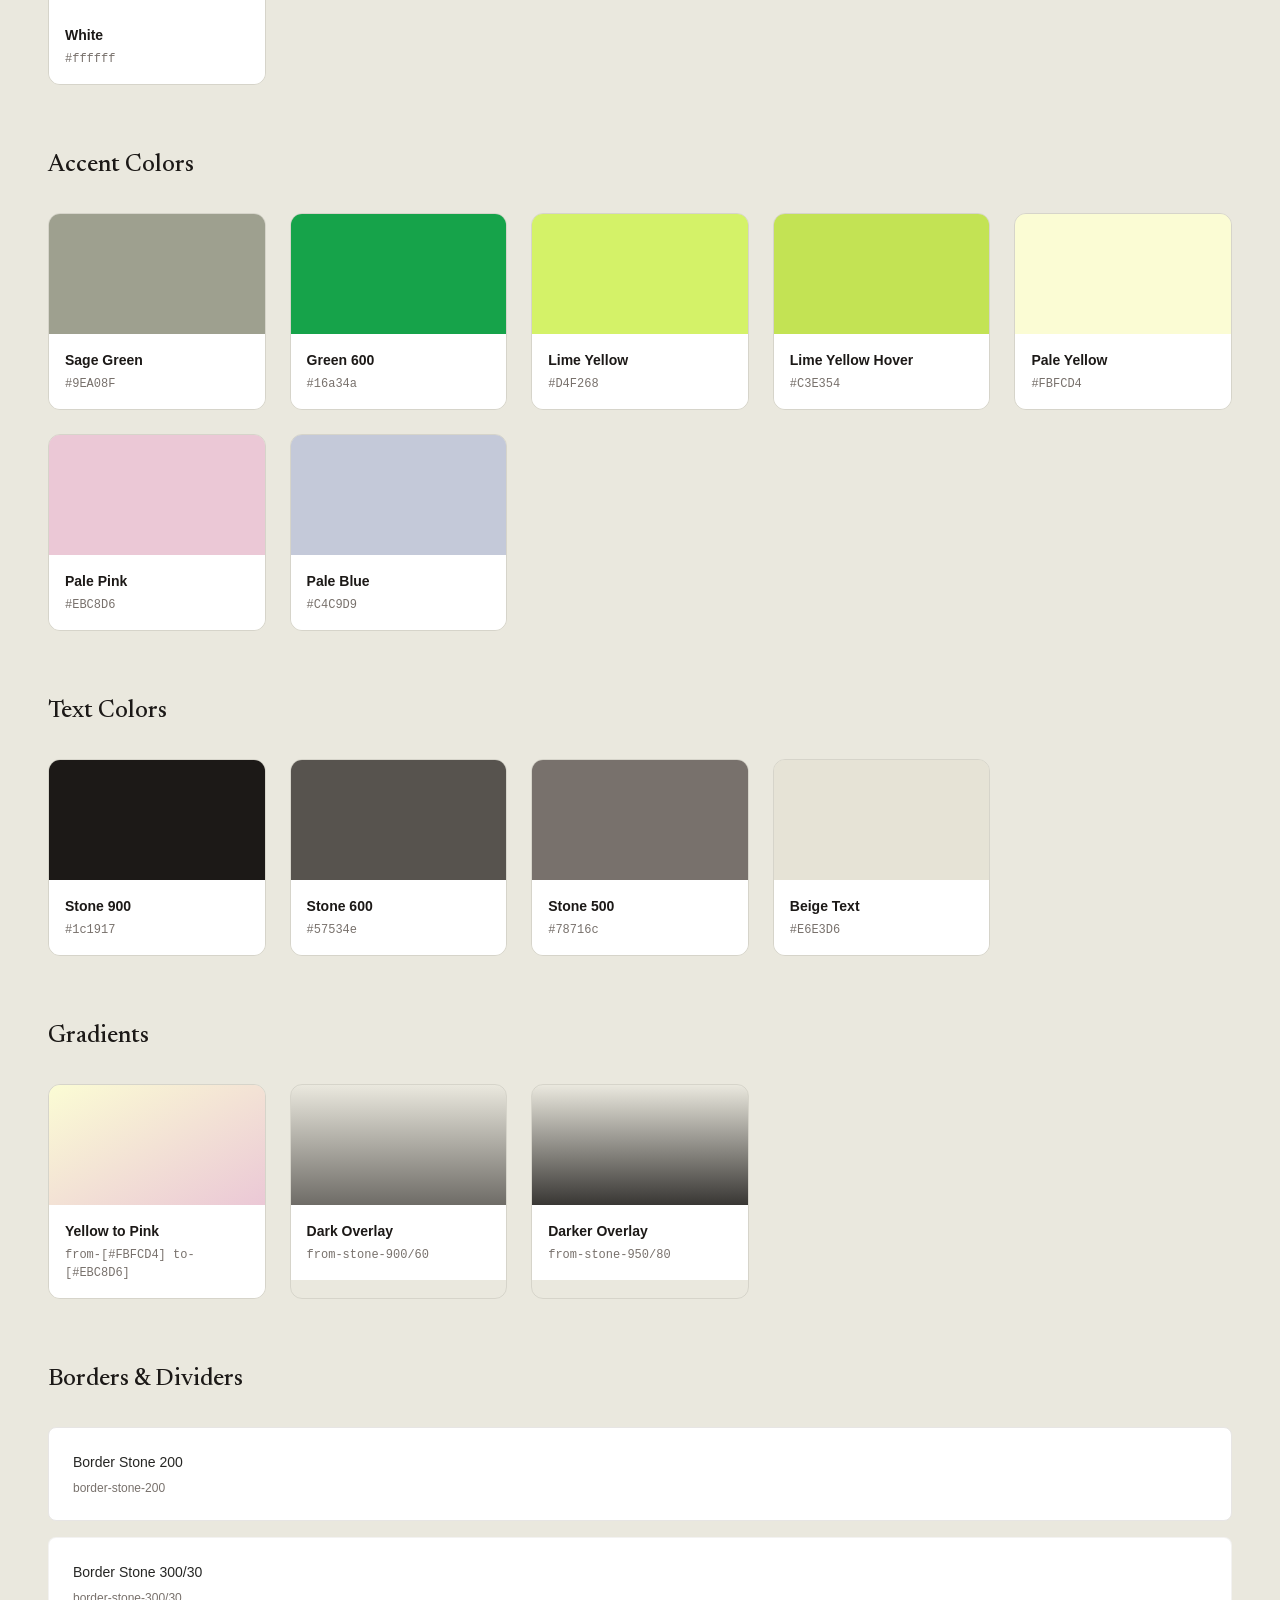
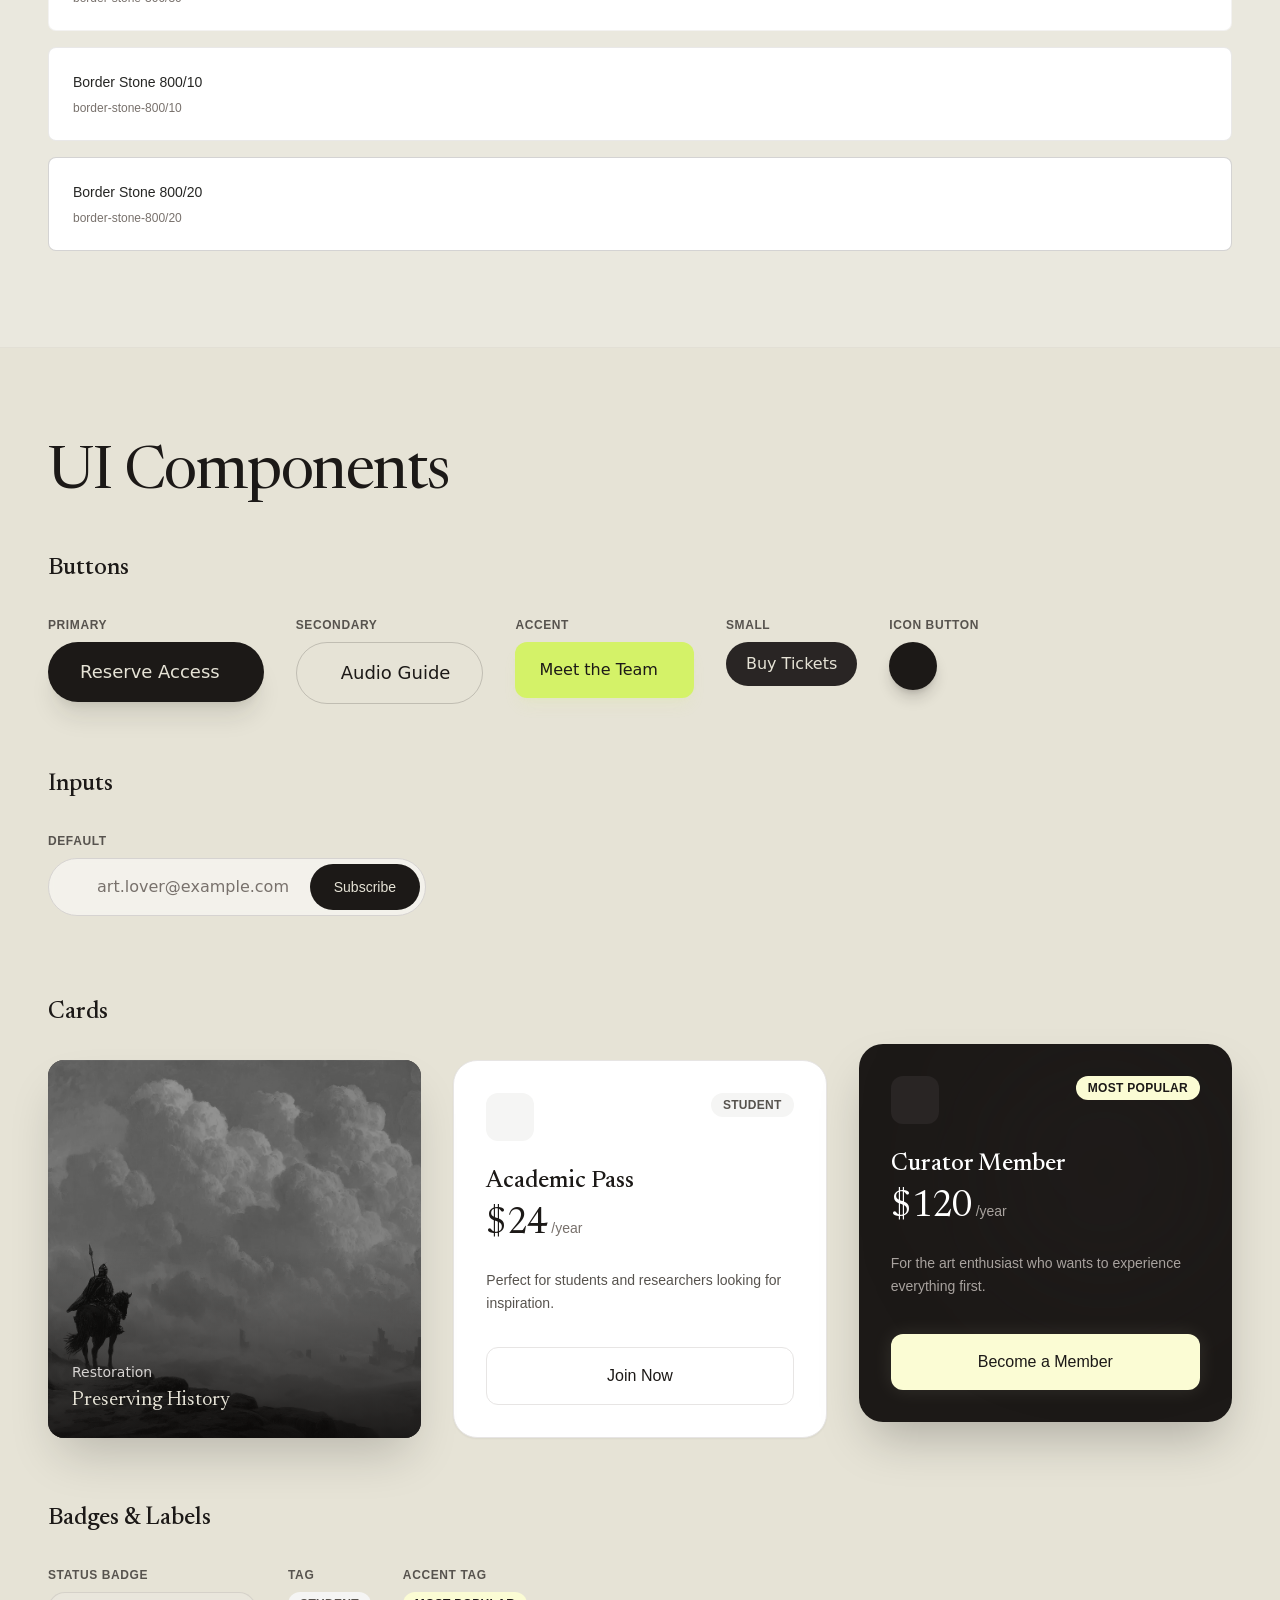
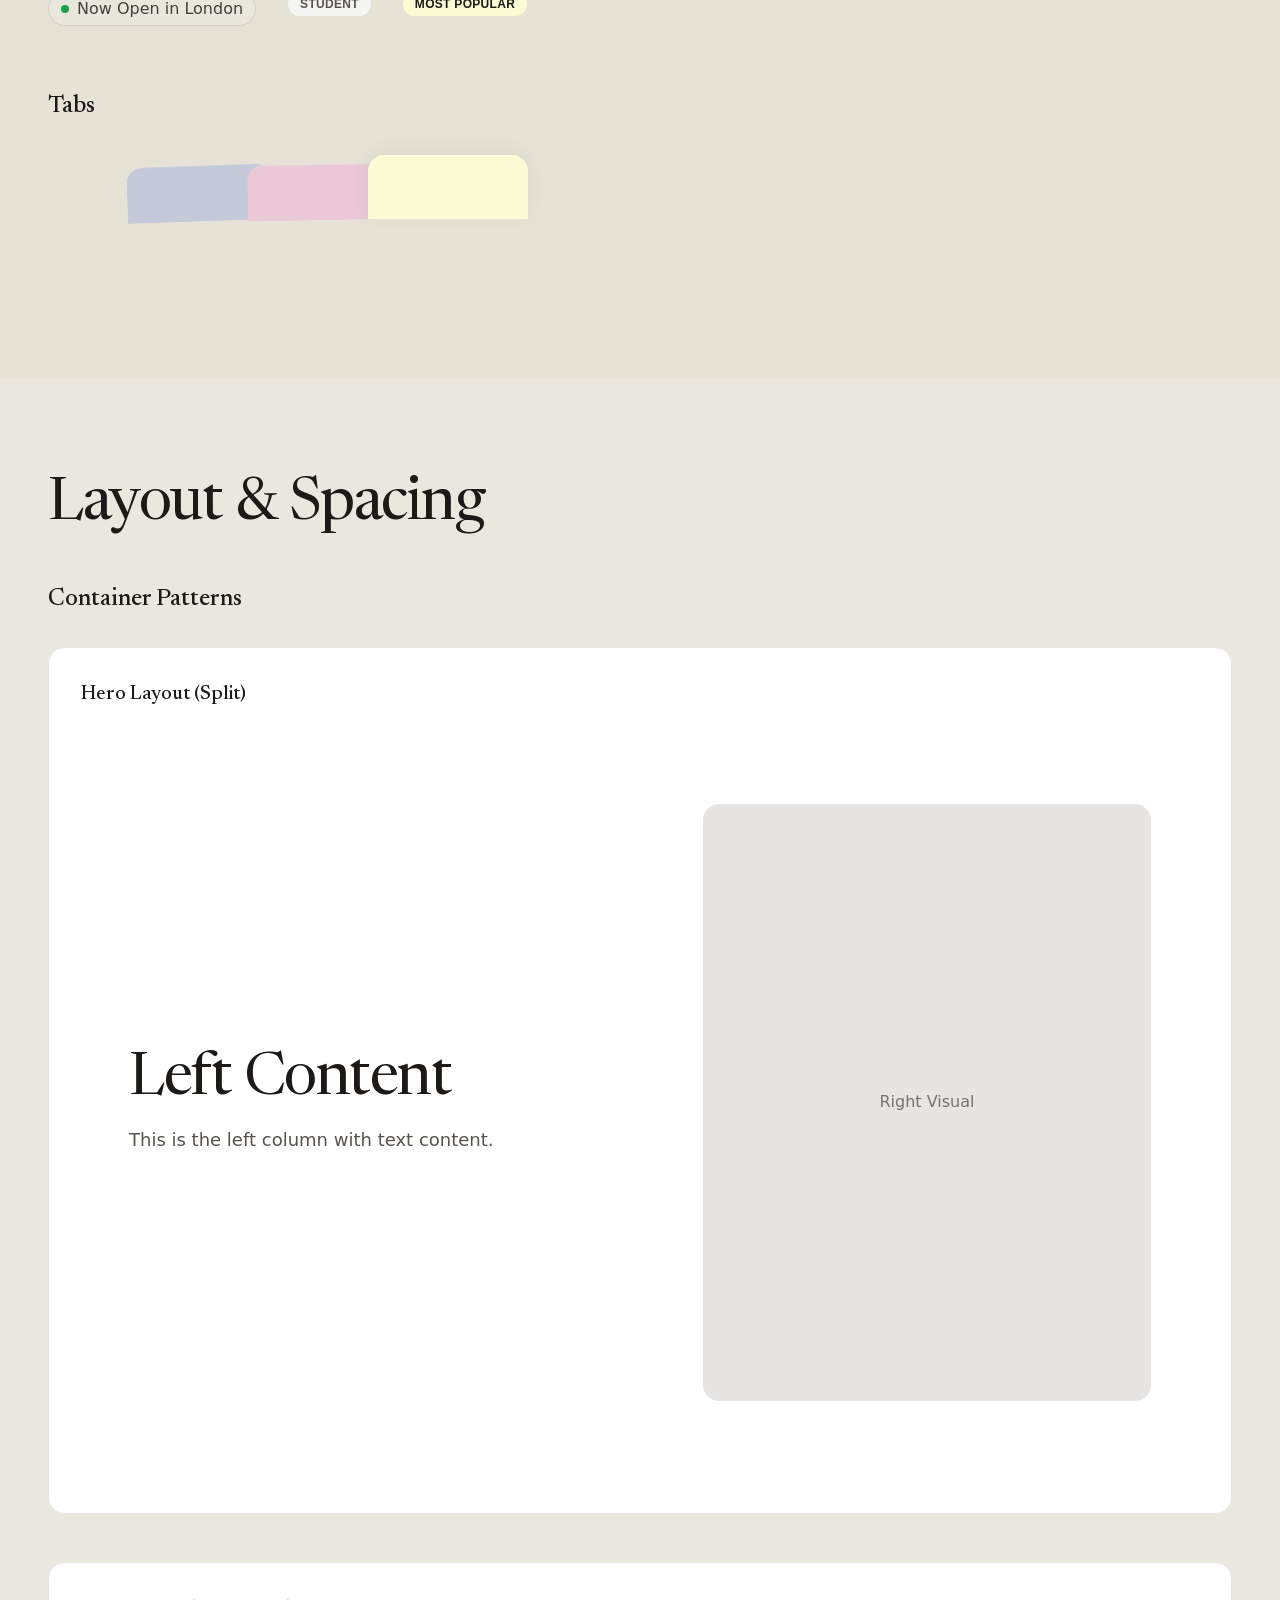
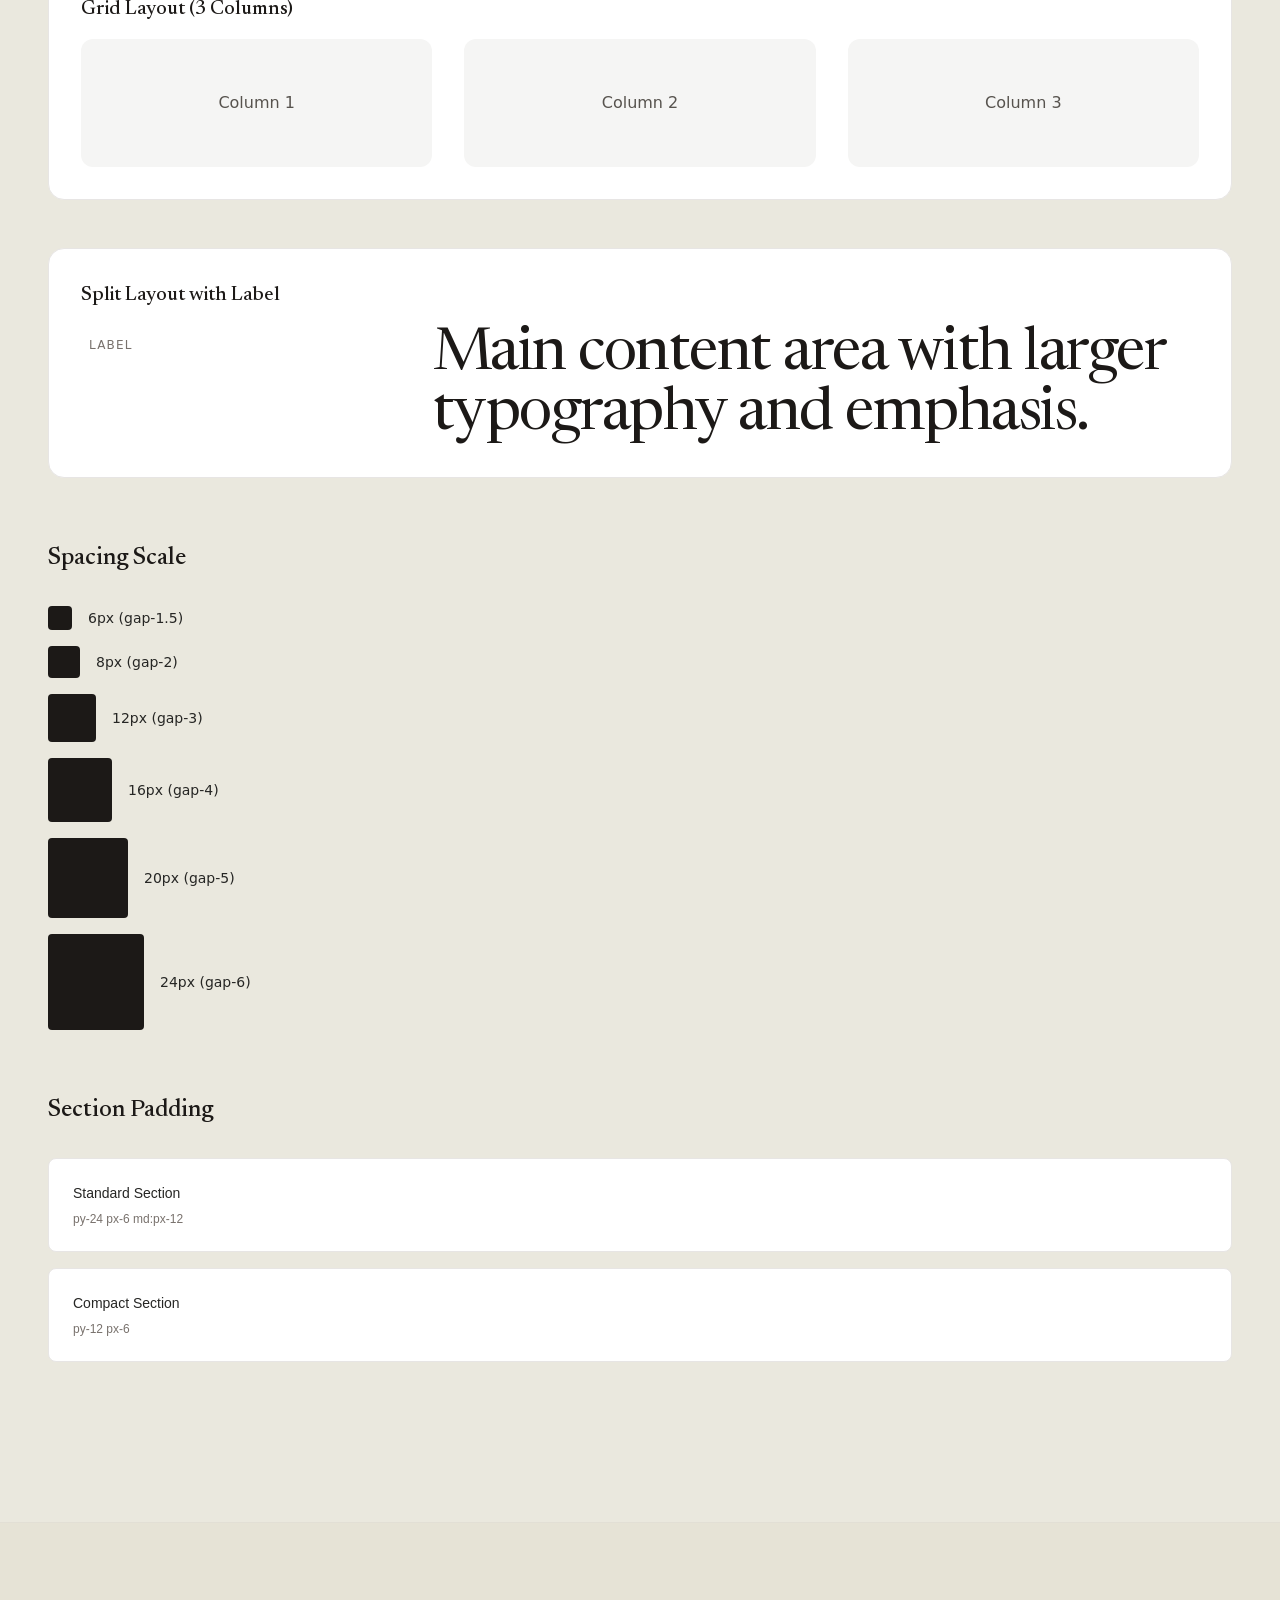
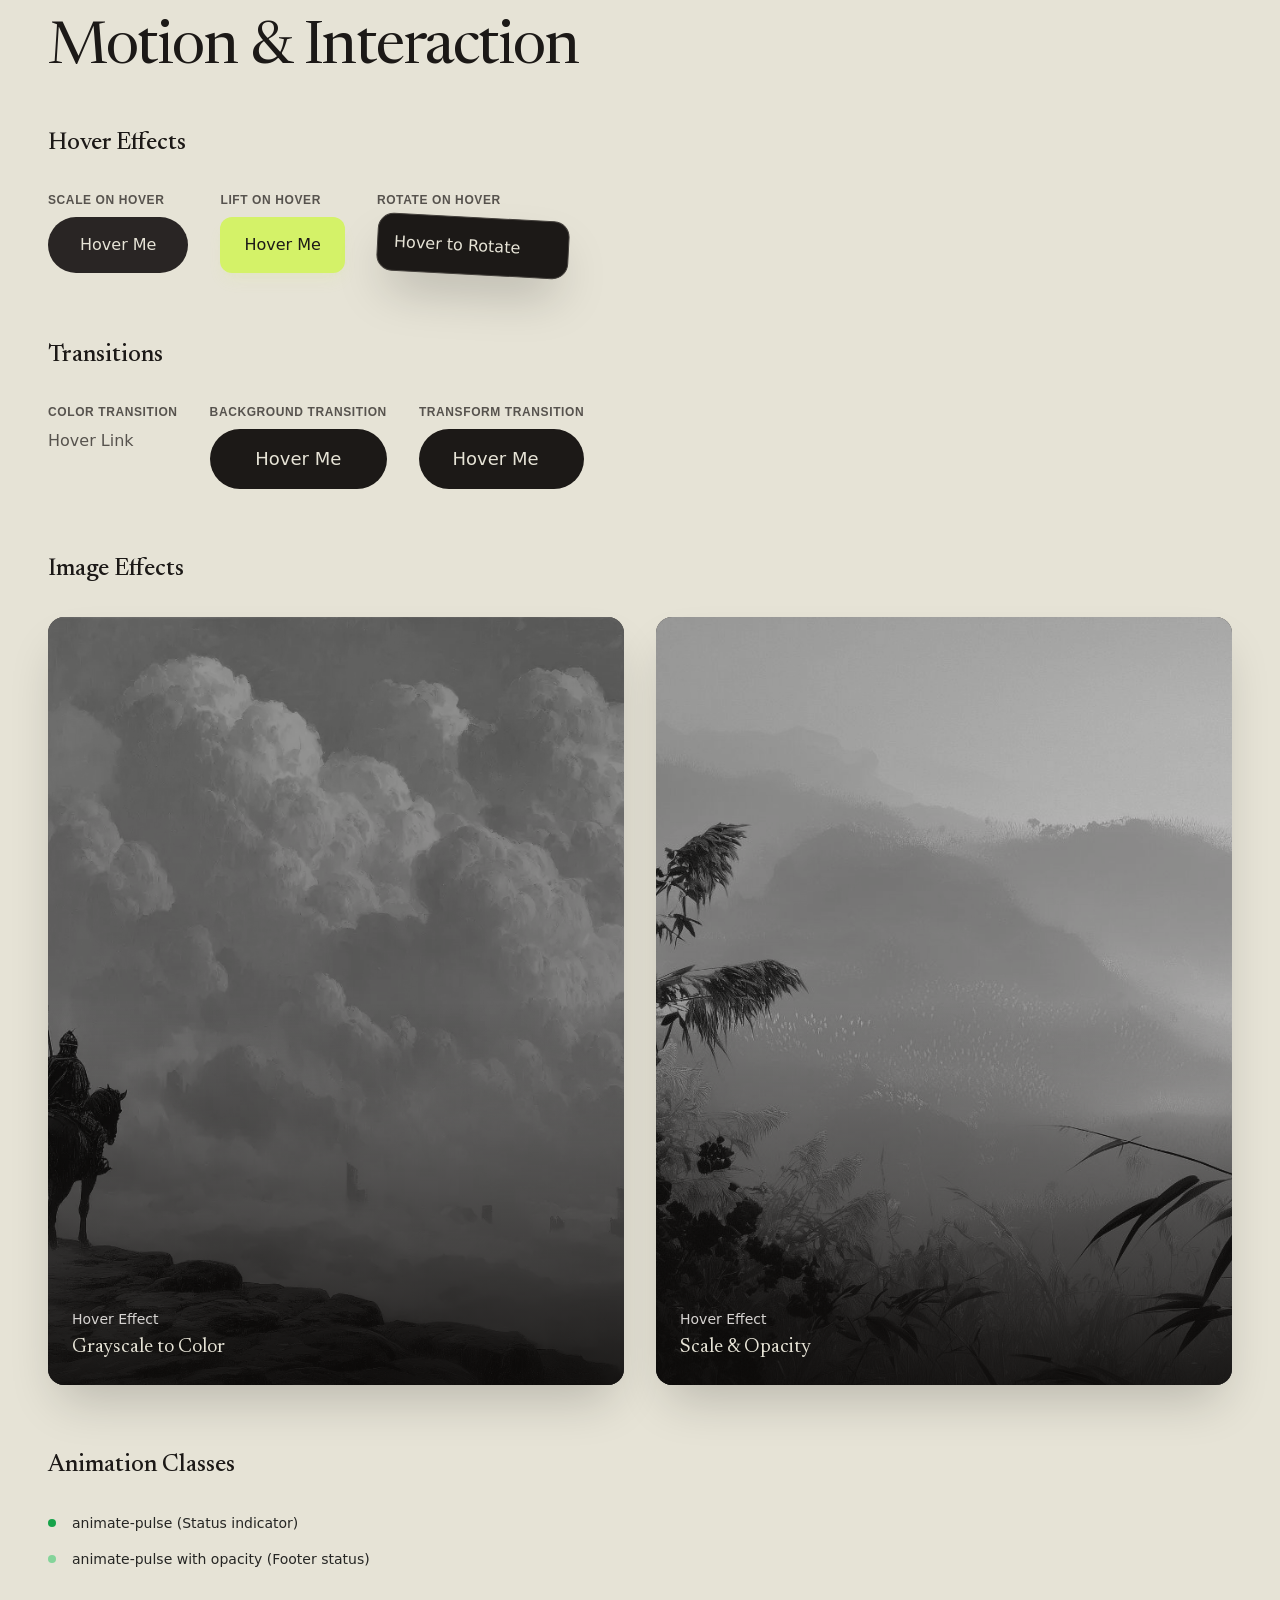
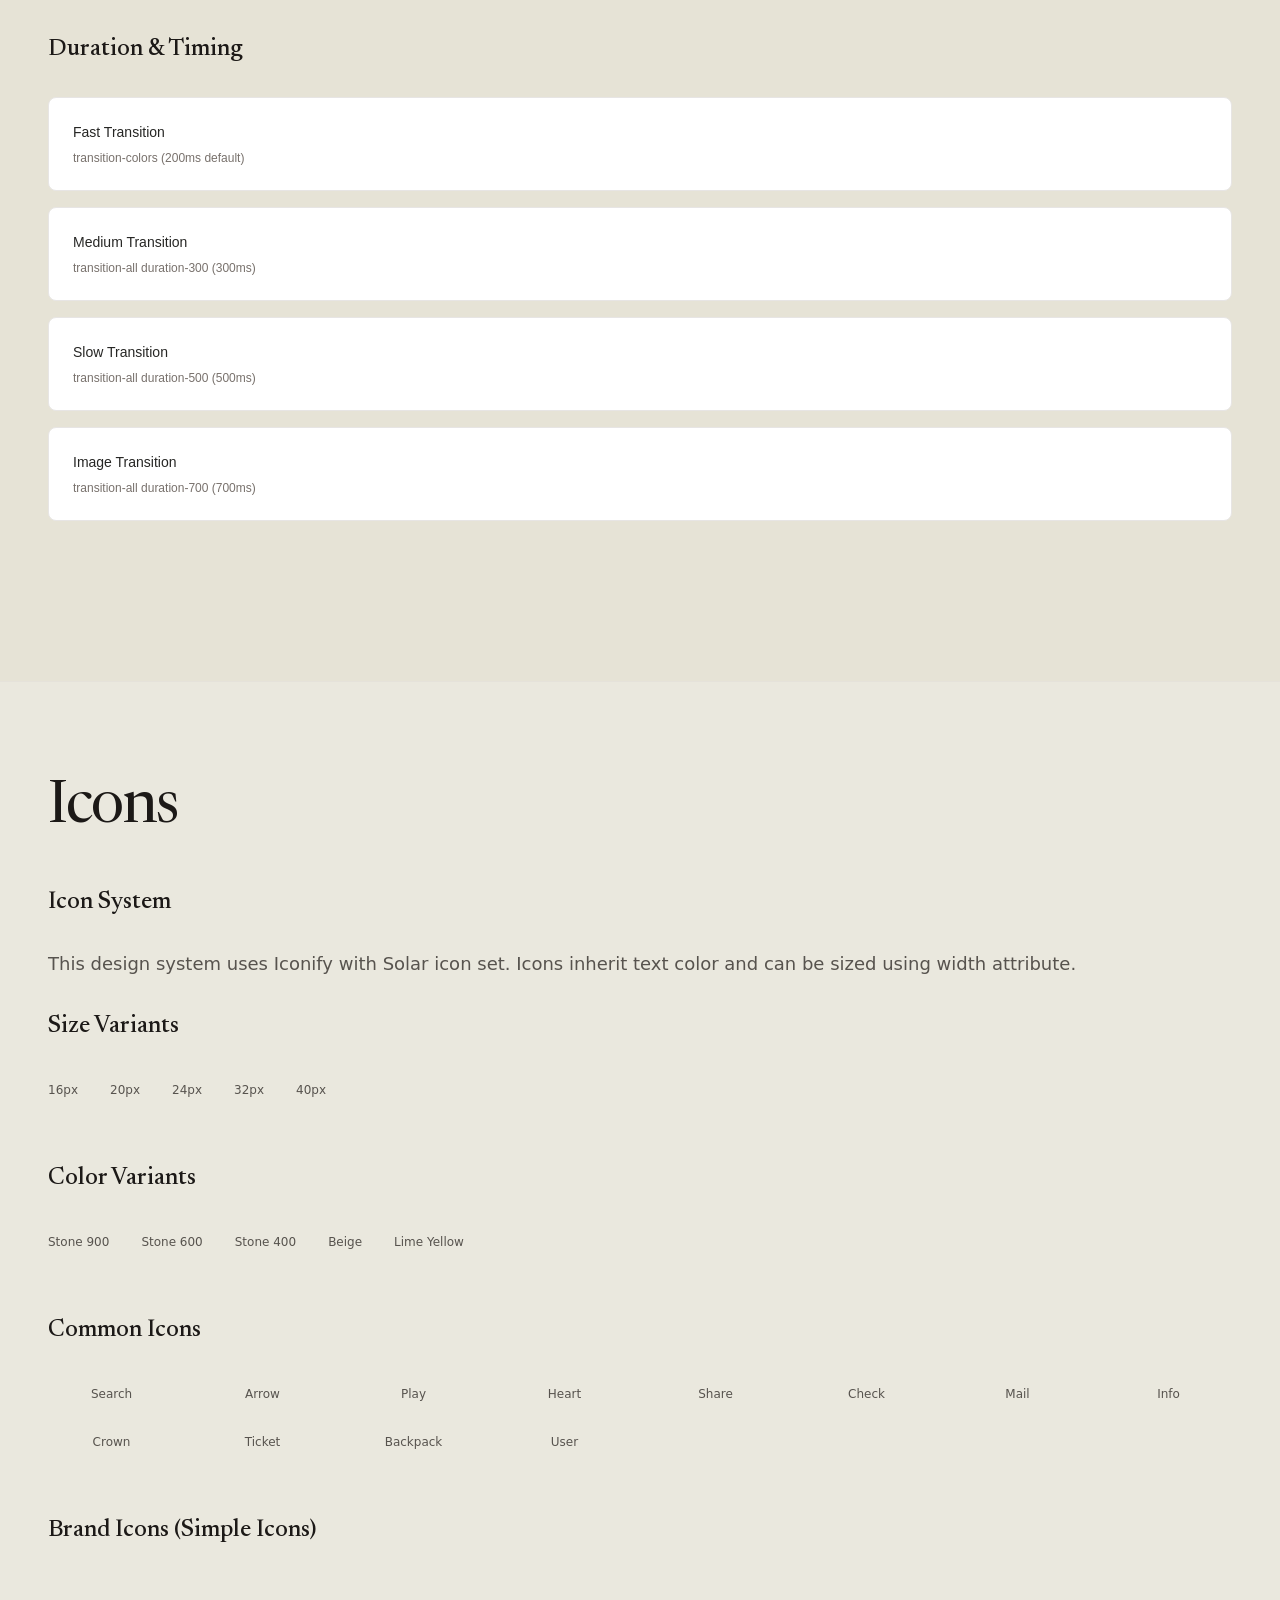
<file: Assets/green-museum/design-system.html>
<html lang="en"><head><meta charset="utf-8"/>
<meta content="width=device-width, initial-scale=1.0" name="viewport"/>
<title>Design System - Museum Exhibition</title>
<script src="assets/resource_3fa48481346f.js"></script>
<script src="assets/iconify-icon_e19829e7f0e8.js"></script>
<link href="https://fonts.googleapis.com" rel="preconnect"/>
<link crossorigin="" href="https://fonts.gstatic.com" rel="preconnect"/>
<style>
body {
font-family: 'Instrument Sans', sans-serif;
background-color: #E6E3D6; /* Warm beige matching the reference */
color: #262624;
}
.font-serif {
font-family: 'Playfair Display', serif;
}
/* Custom serrated edge for the ticket */
.ticket-bottom {
background-image: radial-gradient(circle, transparent 50%, #9EA08F 50%);
background-size: 20px 20px;
background-position: -10px -10px;
height: 10px;
width: 100%;
transform: rotate(180deg);
}
/* Design System Navigation */
.ds-nav {
position: sticky;
top: 0;
z-index: 100;
background-color: rgba(230, 227, 214, 0.95);
backdrop-filter: blur(10px);
border-bottom: 1px solid rgba(38, 38, 36, 0.1);
}
.ds-nav-links {
display: flex;
gap: 2rem;
flex-wrap: wrap;
padding: 1rem 0;
}
.ds-nav-links a {
font-size: 0.875rem;
font-weight: 500;
color: #57534e;
text-decoration: none;
transition: color 0.2s;
}
.ds-nav-links a:hover {
color: #1c1917;
}
/* Section anchors */
.ds-section {
scroll-margin-top: 80px;
}
/* Typography spec table */
.typography-spec {
width: 100%;
border-collapse: collapse;
}
.typography-spec tr {
border-bottom: 1px solid rgba(38, 38, 36, 0.1);
}
.typography-spec td {
padding: 1.5rem 0;
vertical-align: baseline;
}
.typography-spec td:first-child {
width: 200px;
font-size: 0.75rem;
font-weight: 600;
text-transform: uppercase;
letter-spacing: 0.05em;
color: #57534e;
font-family: 'Instrument Sans', sans-serif;
}
.typography-spec td:nth-child(2) {
flex: 1;
}
.typography-spec td:last-child {
width: 150px;
text-align: right;
font-size: 0.75rem;
color: #78716c;
font-family: 'Instrument Sans', sans-serif;
}
/* Color swatches */
.color-grid {
display: grid;
grid-template-columns: repeat(auto-fill, minmax(200px, 1fr));
gap: 1.5rem;
}
.color-swatch {
border-radius: 0.75rem;
overflow: hidden;
border: 1px solid rgba(38, 38, 36, 0.1);
}
.color-swatch-preview {
height: 120px;
width: 100%;
}
.color-swatch-info {
padding: 1rem;
background: white;
}
.color-swatch-name {
font-weight: 600;
font-size: 0.875rem;
margin-bottom: 0.25rem;
color: #1c1917;
}
.color-swatch-value {
font-size: 0.75rem;
color: #78716c;
font-family: monospace;
}
/* Component showcase */
.component-showcase {
display: flex;
flex-wrap: wrap;
gap: 2rem;
align-items: flex-start;
}
.component-state {
display: flex;
flex-direction: column;
gap: 0.5rem;
}
.component-state-label {
font-size: 0.75rem;
font-weight: 600;
text-transform: uppercase;
letter-spacing: 0.05em;
color: #57534e;
}
</style><link href="assets/css2_86e10c4bcbd4.css" id="all-fonts-link-font-geist" rel="stylesheet"/><style id="all-fonts-style-font-geist">.font-geist { font-family: 'Geist', sans-serif !important; }</style><link href="assets/css2_0fc20595ebff.css" id="all-fonts-link-font-roboto" rel="stylesheet"/><style id="all-fonts-style-font-roboto">.font-roboto { font-family: 'Roboto', sans-serif !important; }</style><link href="assets/css2_23afcbef9bdd.css" id="all-fonts-link-font-montserrat" rel="stylesheet"/><style id="all-fonts-style-font-montserrat">.font-montserrat { font-family: 'Montserrat', sans-serif !important; }</style><link href="assets/css2_82ced711bf49.css" id="all-fonts-link-font-poppins" rel="stylesheet"/><style id="all-fonts-style-font-poppins">.font-poppins { font-family: 'Poppins', sans-serif !important; }</style><link href="assets/css2_fa22aa91016e.css" id="all-fonts-link-font-playfair" rel="stylesheet"/><style id="all-fonts-style-font-playfair">.font-playfair { font-family: 'Playfair Display', serif !important; }</style><link href="assets/css2_2b2d87bc82d8.css" id="all-fonts-link-font-instrument-serif" rel="stylesheet"/><style id="all-fonts-style-font-instrument-serif">.font-instrument-serif { font-family: 'Instrument Serif', serif !important; }</style><link href="assets/css2_4fef849c83da.css" id="all-fonts-link-font-merriweather" rel="stylesheet"/><style id="all-fonts-style-font-merriweather">.font-merriweather { font-family: 'Merriweather', serif !important; }</style><link href="assets/css2_a7b22b336fe1.css" id="all-fonts-link-font-bricolage" rel="stylesheet"/><style id="all-fonts-style-font-bricolage">.font-bricolage { font-family: 'Bricolage Grotesque', sans-serif !important; }</style><link href="assets/css2_0b2072b66163.css" id="all-fonts-link-font-jakarta" rel="stylesheet"/><style id="all-fonts-style-font-jakarta">.font-jakarta { font-family: 'Plus Jakarta Sans', sans-serif !important; }</style><link href="assets/css2_9b8bf743d4a8.css" id="all-fonts-link-font-manrope" rel="stylesheet"/><style id="all-fonts-style-font-manrope">.font-manrope { font-family: 'Manrope', sans-serif !important; }</style><link href="assets/css2_8e191ef32247.css" id="all-fonts-link-font-space-grotesk" rel="stylesheet"/><style id="all-fonts-style-font-space-grotesk">.font-space-grotesk { font-family: 'Space Grotesk', sans-serif !important; }</style><link href="assets/css2_70fd47a02eed.css" id="all-fonts-link-font-work-sans" rel="stylesheet"/><style id="all-fonts-style-font-work-sans">.font-work-sans { font-family: 'Work Sans', sans-serif !important; }</style><link href="assets/css2_b52fc18295f8.css" id="all-fonts-link-font-pt-serif" rel="stylesheet"/><style id="all-fonts-style-font-pt-serif">.font-pt-serif { font-family: 'PT Serif', serif !important; }</style><link href="assets/css2_62759cd015bd.css" id="all-fonts-link-font-geist-mono" rel="stylesheet"/><style id="all-fonts-style-font-geist-mono">.font-geist-mono { font-family: 'Geist Mono', monospace !important; }</style><link href="assets/css2_f495c2faa2a6.css" id="all-fonts-link-font-space-mono" rel="stylesheet"/><style id="all-fonts-style-font-space-mono">.font-space-mono { font-family: 'Space Mono', monospace !important; }</style><link href="assets/css2_6f16cdd6fd9f.css" id="all-fonts-link-font-quicksand" rel="stylesheet"/><style id="all-fonts-style-font-quicksand">.font-quicksand { font-family: 'Quicksand', sans-serif !important; }</style><link href="assets/css2_94cb6f0c406a.css" id="all-fonts-link-font-nunito" rel="stylesheet"/><style id="all-fonts-style-font-nunito">.font-nunito { font-family: 'Nunito', sans-serif !important; }</style><link href="assets/css2_6c160a0c4e6f.css" id="all-fonts-link-font-newsreader" rel="stylesheet"/><style id="all-fonts-style-font-newsreader">.font-newsreader { font-family: 'Newsreader', serif !important; }</style><link href="assets/css2_bd407d5ceb4b.css" id="all-fonts-link-font-google-sans-flex" rel="stylesheet"/><style id="all-fonts-style-font-google-sans-flex">.font-google-sans-flex { font-family: 'Google Sans Flex', sans-serif !important; }</style><link href="assets/css2_176e25227b5e.css" id="all-fonts-link-font-oswald" rel="stylesheet"/><style id="all-fonts-style-font-oswald">.font-oswald { font-family: 'Oswald', sans-serif !important; }</style><link href="assets/css2_e5ca562f8909.css" id="all-fonts-link-font-dm-sans" rel="stylesheet"/><style id="all-fonts-style-font-dm-sans">.font-dm-sans { font-family: 'DM Sans', sans-serif !important; }</style><style data-scroll-fix="true">
        /* Scroll fixes for offline viewing */
        html, body {
            overflow: auto !important;
            overflow-x: hidden !important;
            height: auto !important;
            min-height: 100% !important;
            scroll-behavior: auto !important;
            opacity: 1 !important;
            visibility: visible !important;
        }
        
        /* Force visibility - many sites use JS animations for initial display */
        body, .wrapper, main, #__next, #app, .page, .content {
            opacity: 1 !important;
            visibility: visible !important;
            transform: none !important;
        }
        
        /* Disable loader/preloader overlays */
        .loader, .preloader, .loading, [class*="loader"], [class*="preloader"] {
            display: none !important;
            opacity: 0 !important;
        }
        
        /* Show elements that might be hidden for animation */
        .word-inner, .char, .line, [data-aos], [data-scroll],
        .hero-text span, .hero-fade, [class*="hero"] span {
            opacity: 1 !important;
            transform: none !important;
            visibility: visible !important;
        }
        
        /* Reset Tailwind animation utility classes */
        .translate-y-full, .translate-x-full, .-translate-y-full, .-translate-x-full,
        .translate-y-1\/2, .-translate-y-1\/2, .translate-y-\[100\%\], .translate-y-\[110\%\] {
            transform: none !important;
        }
        
        /* Force visibility on common hidden-for-animation patterns */
        .opacity-0, [class*="opacity-0"] {
            opacity: 1 !important;
        }
        
        /* Reset scale transforms used for animations */
        .scale-0, .scale-50, .scale-75 {
            transform: none !important;
        }
        
        html.lenis, html.lenis-smooth, 
        body.lenis, body.lenis-smooth,
        .lenis-wrapper, .lenis-content,
        [data-lenis-prevent], [data-scroll-container] {
            overflow: visible !important;
            height: auto !important;
        }
        
        /* Fix flex containers that might cut off content */
        body.flex.items-center,
        body.flex.justify-center {
            align-items: flex-start !important;
            min-height: 100vh;
            height: auto !important;
        }
        
        /* Ensure main content scrolls */
        main, #__next, #__nuxt, #app, .main-content {
            overflow: visible !important;
            height: auto !important;
        }
        </style></head>
<body class="min-h-screen flex flex-col overflow-x-hidden selection:bg-stone-800 selection:text-[#E6E3D6]">

<!-- Design System Navigation -->
<nav class="ds-nav w-full px-6 md:px-12">
<div class="max-w-7xl mx-auto">
<div class="ds-nav-links">
<a href="#hero">Hero</a>
<a href="#typography">Typography</a>
<a href="#colors">Colors & Surfaces</a>
<a href="#components">UI Components</a>
<a href="#layout">Layout & Spacing</a>
<a href="#motion">Motion & Interaction</a>
<a href="#icons">Icons</a>
</div>
</div>
</nav>

<!-- 0) Hero Section (Exact Clone, Text Adapted) -->
<section id="hero" class="ds-section flex-grow flex flex-col md:px-12 lg:flex-row lg:gap-20 lg:pb-12 w-full max-w-7xl mr-auto ml-auto pr-6 pb-12 pl-6 relative gap-x-12 gap-y-12 items-center justify-center">
<!-- Left Content -->
<div class="flex-1 w-full flex flex-col items-start pt-8 lg:pt-0 z-10">
<div class="inline-flex items-center gap-2 px-3 py-1 rounded-full border border-stone-400/30 bg-stone-100/20 backdrop-blur-sm text-sm md:text-base text-stone-700 mb-8">
<span class="w-2 h-2 rounded-full bg-green-600 animate-pulse"></span>
<span class="font-sans">Design System Showcase</span>
</div>
<h1 class="text-6xl md:text-7xl lg:text-8xl leading-[0.95] tracking-tight text-stone-900 mb-6 font-newsreader font-light">
<span class="block text-stone-600 font-newsreader font-light">The</span>
            Museum
            Design
                System
        </h1>
<p class="text-lg md:text-xl text-stone-600 max-w-lg leading-relaxed mb-10 font-sans">
            A comprehensive pattern library showcasing typography, colors, components, and interactions. Every element preserved exactly as designed.
        </p>
<div class="flex flex-col sm:flex-row items-start sm:items-center gap-4 w-full sm:w-auto mb-16">
<button class="w-full sm:w-auto px-8 py-4 bg-stone-900 text-[#E6E3D6] rounded-full text-lg font-medium flex items-center justify-center gap-3 group transition-all hover:bg-stone-800 shadow-xl shadow-stone-900/10">
<span class="font-sans">Explore Components</span>
<iconify-icon class="group-hover:translate-x-1 transition-transform" icon="solar:arrow-right-linear" width="20"></iconify-icon>
</button>
<button class="w-full sm:w-auto px-8 py-4 bg-transparent border border-stone-800/20 text-stone-900 rounded-full text-lg font-medium flex items-center justify-center gap-3 hover:bg-stone-800/5 transition-colors">
<iconify-icon icon="solar:play-circle-linear" width="20"></iconify-icon>
<span class="font-sans">View Patterns</span>
</button>
</div>
<!-- Partners / Logos -->
<div class="w-full border-t border-stone-800/10 pt-8">
<p class="text-sm text-stone-500 mb-4 font-medium uppercase tracking-widest font-sans">Design Tokens
            </p>
<div class="flex flex-wrap items-center gap-8 opacity-60 grayscale hover:grayscale-0 transition-all duration-500">
<!-- Using Simple Icons via Iconify -->
<iconify-icon class="text-stone-800" icon="simple-icons:britishmuseum" width="32"></iconify-icon>
<iconify-icon class="text-stone-800" icon="simple-icons:artstation" width="32"></iconify-icon>
<iconify-icon class="text-stone-800" icon="simple-icons:sothebys" width="32"></iconify-icon>
<iconify-icon class="text-stone-800" icon="simple-icons:kickstarter" width="32"></iconify-icon>
</div>
</div>
</div>
<!-- Right Content: Visual Composition -->
<div class="flex-1 w-full h-full relative flex items-center justify-center lg:justify-end py-10 lg:py-20">
<!-- Decorative Elements behind -->
<iconify-icon class="absolute top-0 right-10 text-stone-400/50 hidden lg:block" icon="solar:star-fall-linear" width="48"></iconify-icon>
<div class="relative w-full max-w-md aspect-[3/4]">
<!-- Arched Image Card -->
<div class="absolute inset-0 rounded-t-[10rem] rounded-b-[2rem] overflow-hidden shadow-2xl shadow-stone-900/20 group">
<img alt="Museum Hallway" class="w-full h-full object-cover transition-transform duration-700 group-hover:scale-105" src="assets/f9ba58a4-51e6-4f54-b31a-42afcd_c86ddf94deae.webp" style=""/>
<!-- Gradient Overlay -->
<div class="absolute inset-0 bg-gradient-to-t from-stone-900/60 via-transparent to-transparent"></div>
<!-- Floating Badge on Image -->
<div class="absolute bottom-6 left-6 right-6 flex items-center justify-between text-[#E6E3D6]">
<div>
<p class="text-sm font-medium opacity-80 mb-1 font-sans">Featured Component</p>
<p class="text-2xl font-newsreader font-light">Card Pattern</p>
</div>
<button class="w-12 h-12 rounded-full bg-white/20 backdrop-blur-md flex items-center justify-center hover:bg-white/30 transition-colors">
<iconify-icon icon="solar:map-arrow-right-linear" width="24"></iconify-icon>
</button>
</div>
</div>
<!-- Floating Ticket Component (referencing the top-middle image) -->
<div class="absolute -bottom-12 -left-4 md:-left-12 w-72 bg-[#9EA08F] shadow-2xl rounded-lg overflow-hidden transform rotate-[-4deg] hover:rotate-0 transition-transform duration-500 z-20">
<!-- Ticket Header -->
<div class="p-5 border-b border-stone-900/10 flex justify-between items-start">
<div>
<p class="text-xs font-medium uppercase tracking-widest text-stone-800/60 mb-1 font-sans">Design
                            Token</p>
<p class="font-serif text-xl text-stone-900 leading-tight font-sans">Color Palette
                        </p>
</div>
<iconify-icon class="text-stone-800" icon="solar:ticket-star-linear" width="24"></iconify-icon>
</div>
<!-- Ticket Body -->
<div class="p-5 bg-[#9EA08F] relative">
<div class="space-y-3">
<div class="">
<p class="text-xs text-stone-800/60 mb-0.5 font-sans">Primary</p>
<p class="text-sm font-medium text-stone-900 font-sans">#9EA08F</p>
</div>
<div class="">
<p class="text-xs text-stone-800/60 mb-0.5 font-sans">Background</p>
<p class="text-sm font-medium text-stone-900 font-sans">#E6E3D6</p>
</div>
</div>
<!-- Barcode Simulation -->
<div class="mt-5 flex items-end justify-between gap-1 h-10 opacity-70">
<div class="w-1 bg-stone-900 h-full"></div>
<div class="w-0.5 bg-stone-900 h-full"></div>
<div class="w-2 bg-stone-900 h-full"></div>
<div class="w-1 bg-stone-900 h-3/4"></div>
<div class="w-3 bg-stone-900 h-full"></div>
<div class="w-0.5 bg-stone-900 h-full"></div>
<div class="w-1 bg-stone-900 h-3/4"></div>
<div class="w-4 bg-stone-900 h-full"></div>
<div class="w-1 bg-stone-900 h-full"></div>
<div class="w-0.5 bg-stone-900 h-3/4"></div>
<div class="w-2 bg-stone-900 h-full"></div>
</div>
</div>
<!-- Serrated Bottom -->
<div class="h-3 w-full bg-[#E6E3D6]" style="mask-image: radial-gradient(circle at 10px 0, transparent 0, transparent 5px, black 5px); mask-size: 20px 10px; mask-repeat: repeat-x;">
</div>
</div>
<!-- Floating Portrait Card (referencing the profile screen) -->
<div class="hidden md:block absolute top-12 -right-12 w-48 bg-stone-900 rounded-2xl p-4 shadow-2xl z-30 transform rotate-[3deg] hover:rotate-0 transition-transform duration-500 border border-stone-700">
<div class="flex items-center justify-between text-stone-400 mb-3">
<iconify-icon icon="solar:arrow-left-linear" width="16"></iconify-icon>
<div class="flex gap-2">
<iconify-icon icon="solar:share-linear" width="16"></iconify-icon>
<iconify-icon icon="solar:heart-linear" width="16"></iconify-icon>
</div>
</div>
<div class="w-full aspect-square rounded-lg overflow-hidden mb-3 relative">
<img class="w-full h-full object-cover" src="assets/dbf926e9-d62d-40e2-b3ca-2e76c2_9d3cfea30313.webp" style=""/>
<div class="absolute bottom-2 right-2 w-8 h-8 rounded-full bg-white/20 backdrop-blur-sm flex items-center justify-center border border-white/20">
<iconify-icon class="text-white" icon="solar:pause-linear" width="14"></iconify-icon>
</div>
</div>
<div class="">
<p class="text-xs text-stone-400 mb-0.5 font-sans">Component</p>
<p class="font-serif text-lg text-[#E6E3D6] leading-tight font-sans">Card Variant
</p>
</div>
</div>
</div>
</div>
</section>

<!-- 1) Typography -->
<section id="typography" class="ds-section w-full bg-[#E6E3D6] py-24 px-6 md:px-12 border-t border-stone-300/30">
<div class="max-w-7xl mx-auto">
<h2 class="text-5xl md:text-6xl font-newsreader font-light text-stone-900 mb-12 leading-[0.95] tracking-tight">Typography</h2>
<table class="typography-spec">
<tbody>
<tr>
<td>Heading 1</td>
<td><h1 class="text-6xl md:text-7xl lg:text-8xl leading-[0.95] tracking-tight text-stone-900 font-newsreader font-light">The Eternal Renaissance</h1></td>
<td>96px / 91px</td>
</tr>
<tr>
<td>Heading 2</td>
<td><h2 class="text-3xl md:text-5xl lg:text-6xl leading-[1.1] tracking-tight font-newsreader font-light text-[#E6E3D6]">At the National Gallery</h2></td>
<td>60px / 66px</td>
</tr>
<tr>
<td>Heading 3</td>
<td><h3 class="text-3xl font-newsreader font-light text-[#E6E3D6] mb-2">Our Visionary Thinkers</h3></td>
<td>30px / 36px</td>
</tr>
<tr>
<td>Heading 4</td>
<td><h4 class="text-[11px] font-bold tracking-[0.15em] uppercase text-stone-500 font-sans">About Museum</h4></td>
<td>11px / 13px</td>
</tr>
<tr>
<td>Body Large</td>
<td><p class="text-lg md:text-xl text-stone-600 max-w-lg leading-relaxed font-sans">Immerse yourself in the genius of Raphael and Michelangelo. A curated world exhibition featuring over 50 masterworks never seen before.</p></td>
<td>20px / 28px</td>
</tr>
<tr>
<td>Body Regular</td>
<td><p class="text-lg text-stone-600 mb-10 max-w-lg font-sans">Receive weekly insights into new acquisitions, artist spotlights, and exclusive invitations to member-only viewings.</p></td>
<td>18px / 28px</td>
</tr>
<tr>
<td>Body Small</td>
<td><p class="text-sm text-stone-500 mb-4 font-medium uppercase tracking-widest font-sans">In partnership with</p></td>
<td>14px / 20px</td>
</tr>
<tr>
<td>Body XS</td>
<td><p class="text-xs text-stone-800/60 mb-0.5 font-sans">Date</p></td>
<td>12px / 16px</td>
</tr>
<tr>
<td>Bold L</td>
<td><span class="text-lg font-medium tracking-tight font-sans">Museum.</span></td>
<td>18px / 28px</td>
</tr>
<tr>
<td>Bold M</td>
<td><span class="text-base font-medium font-sans">Search</span></td>
<td>16px / 24px</td>
</tr>
<tr>
<td>Bold S</td>
<td><span class="text-sm font-medium font-sans">In partnership with</span></td>
<td>14px / 20px</td>
</tr>
<tr>
<td>Regular L</td>
<td><span class="text-lg text-stone-600 font-sans">Regular large text</span></td>
<td>18px / 28px</td>
</tr>
<tr>
<td>Regular M</td>
<td><span class="text-base text-stone-600 font-sans">Regular medium text</span></td>
<td>16px / 24px</td>
</tr>
<tr>
<td>Regular S</td>
<td><span class="text-sm text-stone-600 font-sans">Regular small text</span></td>
<td>14px / 20px</td>
</tr>
</tbody>
</table>
</div>
</section>

<!-- 2) Colors & Surfaces -->
<section id="colors" class="ds-section w-full bg-[#EAE8DE] py-24 px-6 md:px-12 border-t border-stone-300/30">
<div class="max-w-7xl mx-auto">
<h2 class="text-5xl md:text-6xl font-newsreader font-light text-stone-900 mb-12 leading-[0.95] tracking-tight">Colors & Surfaces</h2>

<h3 class="text-2xl font-newsreader font-medium text-stone-900 mb-8">Background Colors</h3>
<div class="color-grid mb-16">
<div class="color-swatch">
<div class="color-swatch-preview" style="background-color: #E6E3D6;"></div>
<div class="color-swatch-info">
<div class="color-swatch-name">Warm Beige</div>
<div class="color-swatch-value">#E6E3D6</div>
</div>
</div>
<div class="color-swatch">
<div class="color-swatch-preview" style="background-color: #EAE8DE;"></div>
<div class="color-swatch-info">
<div class="color-swatch-name">Light Beige</div>
<div class="color-swatch-value">#EAE8DE</div>
</div>
</div>
<div class="color-swatch">
<div class="color-swatch-preview" style="background-color: #1c1917;"></div>
<div class="color-swatch-info">
<div class="color-swatch-name">Stone 900</div>
<div class="color-swatch-value">#1c1917</div>
</div>
</div>
<div class="color-swatch">
<div class="color-swatch-preview" style="background-color: #292524;"></div>
<div class="color-swatch-info">
<div class="color-swatch-name">Stone 800</div>
<div class="color-swatch-value">#292524</div>
</div>
</div>
<div class="color-swatch">
<div class="color-swatch-preview" style="background-color: #0c0a09;"></div>
<div class="color-swatch-info">
<div class="color-swatch-name">Stone 950</div>
<div class="color-swatch-value">#0c0a09</div>
</div>
</div>
<div class="color-swatch">
<div class="color-swatch-preview" style="background-color: #ffffff;"></div>
<div class="color-swatch-info">
<div class="color-swatch-name">White</div>
<div class="color-swatch-value">#ffffff</div>
</div>
</div>
</div>

<h3 class="text-2xl font-newsreader font-medium text-stone-900 mb-8">Accent Colors</h3>
<div class="color-grid mb-16">
<div class="color-swatch">
<div class="color-swatch-preview" style="background-color: #9EA08F;"></div>
<div class="color-swatch-info">
<div class="color-swatch-name">Sage Green</div>
<div class="color-swatch-value">#9EA08F</div>
</div>
</div>
<div class="color-swatch">
<div class="color-swatch-preview" style="background-color: #16a34a;"></div>
<div class="color-swatch-info">
<div class="color-swatch-name">Green 600</div>
<div class="color-swatch-value">#16a34a</div>
</div>
</div>
<div class="color-swatch">
<div class="color-swatch-preview" style="background-color: #D4F268;"></div>
<div class="color-swatch-info">
<div class="color-swatch-name">Lime Yellow</div>
<div class="color-swatch-value">#D4F268</div>
</div>
</div>
<div class="color-swatch">
<div class="color-swatch-preview" style="background-color: #C3E354;"></div>
<div class="color-swatch-info">
<div class="color-swatch-name">Lime Yellow Hover</div>
<div class="color-swatch-value">#C3E354</div>
</div>
</div>
<div class="color-swatch">
<div class="color-swatch-preview" style="background-color: #FBFCD4;"></div>
<div class="color-swatch-info">
<div class="color-swatch-name">Pale Yellow</div>
<div class="color-swatch-value">#FBFCD4</div>
</div>
</div>
<div class="color-swatch">
<div class="color-swatch-preview" style="background-color: #EBC8D6;"></div>
<div class="color-swatch-info">
<div class="color-swatch-name">Pale Pink</div>
<div class="color-swatch-value">#EBC8D6</div>
</div>
</div>
<div class="color-swatch">
<div class="color-swatch-preview" style="background-color: #C4C9D9;"></div>
<div class="color-swatch-info">
<div class="color-swatch-name">Pale Blue</div>
<div class="color-swatch-value">#C4C9D9</div>
</div>
</div>
</div>

<h3 class="text-2xl font-newsreader font-medium text-stone-900 mb-8">Text Colors</h3>
<div class="color-grid mb-16">
<div class="color-swatch">
<div class="color-swatch-preview" style="background-color: #1c1917;"></div>
<div class="color-swatch-info">
<div class="color-swatch-name">Stone 900</div>
<div class="color-swatch-value">#1c1917</div>
</div>
</div>
<div class="color-swatch">
<div class="color-swatch-preview" style="background-color: #57534e;"></div>
<div class="color-swatch-info">
<div class="color-swatch-name">Stone 600</div>
<div class="color-swatch-value">#57534e</div>
</div>
</div>
<div class="color-swatch">
<div class="color-swatch-preview" style="background-color: #78716c;"></div>
<div class="color-swatch-info">
<div class="color-swatch-name">Stone 500</div>
<div class="color-swatch-value">#78716c</div>
</div>
</div>
<div class="color-swatch">
<div class="color-swatch-preview" style="background-color: #E6E3D6;"></div>
<div class="color-swatch-info">
<div class="color-swatch-name">Beige Text</div>
<div class="color-swatch-value">#E6E3D6</div>
</div>
</div>
</div>

<h3 class="text-2xl font-newsreader font-medium text-stone-900 mb-8">Gradients</h3>
<div class="color-grid mb-16">
<div class="color-swatch">
<div class="color-swatch-preview" style="background: linear-gradient(to bottom right, #FBFCD4, #EBC8D6);"></div>
<div class="color-swatch-info">
<div class="color-swatch-name">Yellow to Pink</div>
<div class="color-swatch-value">from-[#FBFCD4] to-[#EBC8D6]</div>
</div>
</div>
<div class="color-swatch">
<div class="color-swatch-preview" style="background: linear-gradient(to top, rgba(28, 25, 23, 0.6), transparent);"></div>
<div class="color-swatch-info">
<div class="color-swatch-name">Dark Overlay</div>
<div class="color-swatch-value">from-stone-900/60</div>
</div>
</div>
<div class="color-swatch">
<div class="color-swatch-preview" style="background: linear-gradient(to top, rgba(12, 10, 9, 0.8), transparent);"></div>
<div class="color-swatch-info">
<div class="color-swatch-name">Darker Overlay</div>
<div class="color-swatch-value">from-stone-950/80</div>
</div>
</div>
</div>

<h3 class="text-2xl font-newsreader font-medium text-stone-900 mb-8">Borders & Dividers</h3>
<div class="space-y-4">
<div class="p-6 bg-white rounded-lg border border-stone-200">
<div class="text-sm font-medium mb-2">Border Stone 200</div>
<div class="text-xs text-stone-500">border-stone-200</div>
</div>
<div class="p-6 bg-white rounded-lg border border-stone-300/30">
<div class="text-sm font-medium mb-2">Border Stone 300/30</div>
<div class="text-xs text-stone-500">border-stone-300/30</div>
</div>
<div class="p-6 bg-white rounded-lg border border-stone-800/10">
<div class="text-sm font-medium mb-2">Border Stone 800/10</div>
<div class="text-xs text-stone-500">border-stone-800/10</div>
</div>
<div class="p-6 bg-white rounded-lg border border-stone-800/20">
<div class="text-sm font-medium mb-2">Border Stone 800/20</div>
<div class="text-xs text-stone-500">border-stone-800/20</div>
</div>
</div>
</div>
</section>

<!-- 3) UI Components -->
<section id="components" class="ds-section w-full bg-[#E6E3D6] py-24 px-6 md:px-12 border-t border-stone-300/30">
<div class="max-w-7xl mx-auto">
<h2 class="text-5xl md:text-6xl font-newsreader font-light text-stone-900 mb-12 leading-[0.95] tracking-tight">UI Components</h2>

<h3 class="text-2xl font-newsreader font-medium text-stone-900 mb-8">Buttons</h3>
<div class="component-showcase mb-16">
<div class="component-state">
<div class="component-state-label">Primary</div>
<button class="px-8 py-4 bg-stone-900 text-[#E6E3D6] rounded-full text-lg font-medium flex items-center justify-center gap-3 group transition-all hover:bg-stone-800 shadow-xl shadow-stone-900/10">
<span class="font-sans">Reserve Access</span>
<iconify-icon class="group-hover:translate-x-1 transition-transform" icon="solar:arrow-right-linear" width="20"></iconify-icon>
</button>
</div>
<div class="component-state">
<div class="component-state-label">Secondary</div>
<button class="px-8 py-4 bg-transparent border border-stone-800/20 text-stone-900 rounded-full text-lg font-medium flex items-center justify-center gap-3 hover:bg-stone-800/5 transition-colors">
<iconify-icon icon="solar:play-circle-linear" width="20"></iconify-icon>
<span class="font-sans">Audio Guide</span>
</button>
</div>
<div class="component-state">
<div class="component-state-label">Accent</div>
<button class="group w-full md:w-auto inline-flex items-center justify-center gap-3 px-6 py-4 bg-[#D4F268] hover:bg-[#C3E354] text-stone-900 rounded-xl font-medium transition-all duration-300 transform hover:-translate-y-1 shadow-lg shadow-[#D4F268]/10">
<span class="font-sans">Meet the Team</span>
<iconify-icon class="group-hover:translate-x-1 transition-transform duration-300" icon="solar:arrow-right-linear" width="20"></iconify-icon>
</button>
</div>
<div class="component-state">
<div class="component-state-label">Small</div>
<a class="hidden md:flex items-center justify-center px-5 py-2.5 bg-stone-800 text-[#E6E3D6] rounded-full text-base font-medium transition-transform hover:scale-105 active:scale-95 font-sans" href="#">
                Buy Tickets
            </a>
</div>
<div class="component-state">
<div class="component-state-label">Icon Button</div>
<button class="w-12 h-12 rounded-full bg-stone-900 text-[#E6E3D6] flex items-center justify-center group-hover:scale-110 transition-transform shadow-lg shadow-stone-900/20">
<iconify-icon icon="solar:arrow-right-linear" width="24"></iconify-icon>
</button>
</div>
</div>

<h3 class="text-2xl font-newsreader font-medium text-stone-900 mb-8">Inputs</h3>
<div class="component-showcase mb-16">
<div class="component-state">
<div class="component-state-label">Default</div>
<form class="w-full max-w-md relative flex items-center group">
<iconify-icon class="absolute left-4 text-stone-400 transition-colors group-focus-within:text-stone-800" icon="solar:mailbox-linear" width="24"></iconify-icon>
<input class="w-full pl-12 pr-32 py-4 bg-white/50 backdrop-blur-sm border border-stone-300 rounded-full focus:outline-none focus:ring-2 focus:ring-stone-900/10 focus:bg-white transition-all text-stone-900 placeholder:text-stone-500 font-sans" placeholder="art.lover@example.com" type="email"/>
<button class="absolute right-1.5 top-1.5 bottom-1.5 px-6 bg-stone-900 text-[#E6E3D6] rounded-full text-sm font-medium hover:scale-95 transition-transform" type="submit">
                Subscribe
            </button>
</form>
</div>
</div>

<h3 class="text-2xl font-newsreader font-medium text-stone-900 mb-8">Cards</h3>
<div class="grid grid-cols-1 md:grid-cols-3 gap-6 lg:gap-8 mb-16">
<!-- Card 1: Image Card -->
<div class="group relative rounded-2xl overflow-hidden aspect-[3/4] md:aspect-auto bg-stone-900 shadow-2xl shadow-black/20">
<img alt="Art Restoration" class="absolute inset-0 w-full h-full object-cover transition-all duration-700 grayscale group-hover:grayscale-0 group-hover:scale-105 opacity-80 group-hover:opacity-100" src="assets/7ad96a43-9d8d-4e10-aba8-59f530_8d4274fb8002.webp" style=""/>
<div class="absolute inset-0 bg-gradient-to-t from-stone-950/80 via-transparent to-transparent"></div>
<div class="absolute bottom-6 left-6">
<p class="text-stone-300 text-sm font-sans mb-1">Restoration</p>
<p class="text-[#E6E3D6] font-newsreader text-xl">Preserving History</p>
</div>
</div>
<!-- Card 2: White Card -->
<div class="bg-white rounded-3xl p-8 border border-stone-200 shadow-sm flex flex-col justify-between group hover:border-stone-400 transition-colors duration-300">
<div>
<div class="flex justify-between items-start mb-6">
<div class="w-12 h-12 rounded-xl bg-stone-100 flex items-center justify-center text-stone-600">
<iconify-icon icon="solar:backpack-linear" width="24"></iconify-icon>
</div>
<span class="inline-block px-3 py-1 rounded-full bg-stone-100 text-xs font-semibold text-stone-600 tracking-wide uppercase">Student</span>
</div>
<h3 class="text-2xl font-newsreader font-medium text-stone-900 mb-2">Academic Pass</h3>
<div class="flex items-baseline gap-1 mb-6">
<span class="text-4xl font-light font-newsreader text-stone-900">$24</span>
<span class="text-stone-500 text-sm">/year</span>
</div>
<p class="text-stone-600 text-sm mb-8 leading-relaxed">Perfect for students and researchers looking for inspiration.</p>
</div>
<button class="w-full py-4 rounded-xl border border-stone-200 text-stone-900 font-medium hover:bg-stone-50 transition-colors">Join Now</button>
</div>
<!-- Card 3: Dark Card -->
<div class="bg-stone-900 rounded-3xl p-8 shadow-2xl flex flex-col justify-between relative overflow-hidden transform md:-translate-y-4">
<div class="absolute top-0 right-0 p-32 bg-stone-800/20 rounded-full blur-3xl -translate-y-1/2 translate-x-1/2"></div>
<div>
<div class="flex justify-between items-start mb-6 relative z-10">
<div class="w-12 h-12 rounded-xl bg-stone-800 flex items-center justify-center text-[#FBFCD4]">
<iconify-icon icon="solar:user-linear" width="24"></iconify-icon>
</div>
<span class="inline-block px-3 py-1 rounded-full bg-[#FBFCD4] text-xs font-semibold text-stone-900 tracking-wide uppercase">Most Popular</span>
</div>
<h3 class="text-2xl font-newsreader font-medium text-white mb-2 relative z-10">Curator Member</h3>
<div class="flex items-baseline gap-1 mb-6 relative z-10">
<span class="text-4xl font-light font-newsreader text-white">$120</span>
<span class="text-stone-400 text-sm">/year</span>
</div>
<p class="text-stone-400 text-sm mb-8 leading-relaxed relative z-10">For the art enthusiast who wants to experience everything first.</p>
</div>
<button class="w-full py-4 rounded-xl bg-[#FBFCD4] text-stone-900 font-medium hover:bg-[#F1F3B8] transition-colors shadow-[0_0_20px_rgba(251,252,212,0.1)] relative z-10">Become a Member</button>
</div>
</div>

<h3 class="text-2xl font-newsreader font-medium text-stone-900 mb-8">Badges & Labels</h3>
<div class="component-showcase mb-16">
<div class="component-state">
<div class="component-state-label">Status Badge</div>
<div class="inline-flex items-center gap-2 px-3 py-1 rounded-full border border-stone-400/30 bg-stone-100/20 backdrop-blur-sm text-sm md:text-base text-stone-700">
<span class="w-2 h-2 rounded-full bg-green-600 animate-pulse"></span>
<span class="font-sans">Now Open in London</span>
</div>
</div>
<div class="component-state">
<div class="component-state-label">Tag</div>
<span class="inline-block px-3 py-1 rounded-full bg-stone-100 text-xs font-semibold text-stone-600 tracking-wide uppercase">Student</span>
</div>
<div class="component-state">
<div class="component-state-label">Accent Tag</div>
<span class="inline-block px-3 py-1 rounded-full bg-[#FBFCD4] text-xs font-semibold text-stone-900 tracking-wide uppercase">Most Popular</span>
</div>
</div>

<h3 class="text-2xl font-newsreader font-medium text-stone-900 mb-8">Tabs</h3>
<div class="mb-16">
<div class="flex items-end pl-4 md:pl-20 relative z-0 translate-y-[1px]">
<!-- Tab 1: Collections -->
<div class="group w-28 md:w-36 h-14 bg-[#C4C9D9] rounded-t-2xl transform -rotate-2 origin-bottom-right border-t border-white/20 flex items-center justify-center relative cursor-pointer hover:-translate-y-2 transition-transform duration-300">
<iconify-icon class="text-stone-800 opacity-60" icon="solar:eye-linear" width="26"></iconify-icon>
</div>
<!-- Tab 2: Preservation -->
<div class="group w-28 md:w-36 h-14 bg-[#EBC8D6] rounded-t-2xl -ml-6 transform -rotate-1 origin-bottom-right border-t border-white/20 flex items-center justify-center relative z-10 cursor-pointer hover:-translate-y-2 transition-transform duration-300">
<iconify-icon class="text-stone-800 opacity-60" icon="solar:leaf-linear" width="26"></iconify-icon>
</div>
<!-- Tab 3: Membership (Active) -->
<div class="w-32 md:w-40 h-16 bg-[#FBFCD4] rounded-t-2xl -ml-6 border-t border-white/40 flex items-center justify-center relative z-20 shadow-[0_-4px_20px_rgba(0,0,0,0.05)] pb-2 cursor-default">
<iconify-icon class="text-stone-900" icon="solar:crown-star-linear" width="30"></iconify-icon>
</div>
</div>
</div>
</div>
</section>

<!-- 4) Layout & Spacing -->
<section id="layout" class="ds-section w-full bg-[#EAE8DE] py-24 px-6 md:px-12 border-t border-stone-300/30">
<div class="max-w-7xl mx-auto">
<h2 class="text-5xl md:text-6xl font-newsreader font-light text-stone-900 mb-12 leading-[0.95] tracking-tight">Layout & Spacing</h2>

<h3 class="text-2xl font-newsreader font-medium text-stone-900 mb-8">Container Patterns</h3>
<div class="space-y-12 mb-16">
<!-- Pattern 1: Hero Layout -->
<div class="bg-white rounded-2xl p-8 border border-stone-200">
<h4 class="text-xl font-newsreader font-medium text-stone-900 mb-4">Hero Layout (Split)</h4>
<div class="flex flex-col md:px-12 lg:flex-row lg:gap-20 w-full max-w-7xl mx-auto gap-x-12 gap-y-12 items-center justify-center">
<div class="flex-1 w-full flex flex-col items-start pt-8 lg:pt-0">
<h1 class="text-4xl md:text-5xl lg:text-6xl leading-[0.95] tracking-tight text-stone-900 mb-4 font-newsreader font-light">Left Content</h1>
<p class="text-base md:text-lg text-stone-600 max-w-lg leading-relaxed font-sans">This is the left column with text content.</p>
</div>
<div class="flex-1 w-full h-full relative flex items-center justify-center lg:justify-end py-10 lg:py-20">
<div class="w-full max-w-md aspect-[3/4] bg-stone-200 rounded-2xl flex items-center justify-center">
<span class="text-stone-500 font-sans">Right Visual</span>
</div>
</div>
</div>
</div>

<!-- Pattern 2: Grid Layout -->
<div class="bg-white rounded-2xl p-8 border border-stone-200">
<h4 class="text-xl font-newsreader font-medium text-stone-900 mb-4">Grid Layout (3 Columns)</h4>
<div class="grid grid-cols-1 md:grid-cols-3 gap-6 lg:gap-8">
<div class="bg-stone-100 rounded-xl p-6 h-32 flex items-center justify-center">
<span class="text-stone-600 font-sans">Column 1</span>
</div>
<div class="bg-stone-100 rounded-xl p-6 h-32 flex items-center justify-center">
<span class="text-stone-600 font-sans">Column 2</span>
</div>
<div class="bg-stone-100 rounded-xl p-6 h-32 flex items-center justify-center">
<span class="text-stone-600 font-sans">Column 3</span>
</div>
</div>
</div>

<!-- Pattern 3: Split with Label -->
<div class="bg-white rounded-2xl p-8 border border-stone-200">
<h4 class="text-xl font-newsreader font-medium text-stone-900 mb-4">Split Layout with Label</h4>
<div class="flex flex-col md:flex-row items-start gap-12 lg:gap-24">
<div class="w-full md:w-1/4 pt-3 flex flex-col gap-6">
<div class="flex items-center gap-2 text-stone-500">
<iconify-icon icon="solar:info-square-linear" width="18"></iconify-icon>
<span class="text-xs font-medium uppercase tracking-widest font-sans">Label</span>
</div>
</div>
<div class="w-full md:w-3/4">
<h2 class="text-3xl md:text-5xl lg:text-6xl leading-[1.1] tracking-tight font-newsreader font-light text-stone-900">
                    Main content area with larger typography and emphasis.
                </h2>
</div>
</div>
</div>
</div>

<h3 class="text-2xl font-newsreader font-medium text-stone-900 mb-8">Spacing Scale</h3>
<div class="space-y-4 mb-16">
<div class="flex items-center gap-4">
<div class="w-6 h-6 bg-stone-900 rounded"></div>
<span class="text-sm font-sans">6px (gap-1.5)</span>
</div>
<div class="flex items-center gap-4">
<div class="w-8 h-8 bg-stone-900 rounded"></div>
<span class="text-sm font-sans">8px (gap-2)</span>
</div>
<div class="flex items-center gap-4">
<div class="w-12 h-12 bg-stone-900 rounded"></div>
<span class="text-sm font-sans">12px (gap-3)</span>
</div>
<div class="flex items-center gap-4">
<div class="w-16 h-16 bg-stone-900 rounded"></div>
<span class="text-sm font-sans">16px (gap-4)</span>
</div>
<div class="flex items-center gap-4">
<div class="w-20 h-20 bg-stone-900 rounded"></div>
<span class="text-sm font-sans">20px (gap-5)</span>
</div>
<div class="flex items-center gap-4">
<div class="w-24 h-24 bg-stone-900 rounded"></div>
<span class="text-sm font-sans">24px (gap-6)</span>
</div>
</div>

<h3 class="text-2xl font-newsreader font-medium text-stone-900 mb-8">Section Padding</h3>
<div class="space-y-4 mb-16">
<div class="bg-white rounded-lg p-6 border border-stone-200">
<div class="text-sm font-medium mb-2">Standard Section</div>
<div class="text-xs text-stone-500">py-24 px-6 md:px-12</div>
</div>
<div class="bg-white rounded-lg p-6 border border-stone-200">
<div class="text-sm font-medium mb-2">Compact Section</div>
<div class="text-xs text-stone-500">py-12 px-6</div>
</div>
</div>
</div>
</section>

<!-- 5) Motion & Interaction -->
<section id="motion" class="ds-section w-full bg-[#E6E3D6] py-24 px-6 md:px-12 border-t border-stone-300/30">
<div class="max-w-7xl mx-auto">
<h2 class="text-5xl md:text-6xl font-newsreader font-light text-stone-900 mb-12 leading-[0.95] tracking-tight">Motion & Interaction</h2>

<h3 class="text-2xl font-newsreader font-medium text-stone-900 mb-8">Hover Effects</h3>
<div class="component-showcase mb-16">
<div class="component-state">
<div class="component-state-label">Scale on Hover</div>
<button class="px-8 py-4 bg-stone-800 text-[#E6E3D6] rounded-full text-base font-medium transition-transform hover:scale-105 active:scale-95 font-sans">
                Hover Me
            </button>
</div>
<div class="component-state">
<div class="component-state-label">Lift on Hover</div>
<button class="group px-6 py-4 bg-[#D4F268] text-stone-900 rounded-xl font-medium transition-all duration-300 transform hover:-translate-y-1 shadow-lg shadow-[#D4F268]/10 font-sans">
                Hover Me
            </button>
</div>
<div class="component-state">
<div class="component-state-label">Rotate on Hover</div>
<div class="w-48 bg-stone-900 rounded-2xl p-4 shadow-2xl transform rotate-[3deg] hover:rotate-0 transition-transform duration-500 border border-stone-700">
<div class="text-[#E6E3D6] font-sans">Hover to Rotate</div>
</div>
</div>
</div>

<h3 class="text-2xl font-newsreader font-medium text-stone-900 mb-8">Transitions</h3>
<div class="component-showcase mb-16">
<div class="component-state">
<div class="component-state-label">Color Transition</div>
<a class="text-base text-stone-600 hover:text-stone-900 transition-colors font-sans" href="#">Hover Link</a>
</div>
<div class="component-state">
<div class="component-state-label">Background Transition</div>
<button class="px-8 py-4 bg-stone-900 text-[#E6E3D6] rounded-full text-lg font-medium transition-all hover:bg-stone-800 font-sans">
                Hover Me
            </button>
</div>
<div class="component-state">
<div class="component-state-label">Transform Transition</div>
<button class="px-8 py-4 bg-stone-900 text-[#E6E3D6] rounded-full text-lg font-medium flex items-center justify-center gap-3 group transition-all font-sans">
<span>Hover Me</span>
<iconify-icon class="group-hover:translate-x-1 transition-transform" icon="solar:arrow-right-linear" width="20"></iconify-icon>
</button>
</div>
</div>

<h3 class="text-2xl font-newsreader font-medium text-stone-900 mb-8">Image Effects</h3>
<div class="grid grid-cols-1 md:grid-cols-2 gap-8 mb-16">
<div class="group relative rounded-2xl overflow-hidden aspect-[3/4] bg-stone-900 shadow-2xl shadow-black/20">
<img alt="Art Restoration" class="absolute inset-0 w-full h-full object-cover transition-all duration-700 grayscale group-hover:grayscale-0 group-hover:scale-105 opacity-80 group-hover:opacity-100" src="assets/7ad96a43-9d8d-4e10-aba8-59f530_8d4274fb8002.webp" style=""/>
<div class="absolute inset-0 bg-gradient-to-t from-stone-950/80 via-transparent to-transparent"></div>
<div class="absolute bottom-6 left-6">
<p class="text-stone-300 text-sm font-sans mb-1">Hover Effect</p>
<p class="text-[#E6E3D6] font-newsreader text-xl">Grayscale to Color</p>
</div>
</div>
<div class="group relative rounded-2xl overflow-hidden aspect-[3/4] bg-stone-900 shadow-2xl shadow-black/20">
<img alt="Curators Discussing" class="absolute inset-0 w-full h-full object-cover transition-all duration-700 grayscale group-hover:grayscale-0 group-hover:scale-105 opacity-80 group-hover:opacity-100" src="assets/70e1096b-0c64-49c6-a22e-5b8e1f_c2515ea84f2f.jpg"/>
<div class="absolute inset-0 bg-gradient-to-t from-stone-950/80 via-transparent to-transparent"></div>
<div class="absolute bottom-6 left-6">
<p class="text-stone-300 text-sm font-sans mb-1">Hover Effect</p>
<p class="text-[#E6E3D6] font-newsreader text-xl">Scale & Opacity</p>
</div>
</div>
</div>

<h3 class="text-2xl font-newsreader font-medium text-stone-900 mb-8">Animation Classes</h3>
<div class="space-y-4 mb-16">
<div class="flex items-center gap-4">
<div class="w-2 h-2 rounded-full bg-green-600 animate-pulse"></div>
<span class="text-sm font-sans">animate-pulse (Status indicator)</span>
</div>
<div class="flex items-center gap-4">
<div class="w-2 h-2 rounded-full bg-green-500/50 animate-pulse"></div>
<span class="text-sm font-sans">animate-pulse with opacity (Footer status)</span>
</div>
</div>

<h3 class="text-2xl font-newsreader font-medium text-stone-900 mb-8">Duration & Timing</h3>
<div class="space-y-4 mb-16">
<div class="bg-white rounded-lg p-6 border border-stone-200">
<div class="text-sm font-medium mb-2">Fast Transition</div>
<div class="text-xs text-stone-500">transition-colors (200ms default)</div>
</div>
<div class="bg-white rounded-lg p-6 border border-stone-200">
<div class="text-sm font-medium mb-2">Medium Transition</div>
<div class="text-xs text-stone-500">transition-all duration-300 (300ms)</div>
</div>
<div class="bg-white rounded-lg p-6 border border-stone-200">
<div class="text-sm font-medium mb-2">Slow Transition</div>
<div class="text-xs text-stone-500">transition-all duration-500 (500ms)</div>
</div>
<div class="bg-white rounded-lg p-6 border border-stone-200">
<div class="text-sm font-medium mb-2">Image Transition</div>
<div class="text-xs text-stone-500">transition-all duration-700 (700ms)</div>
</div>
</div>
</div>
</section>

<!-- 6) Icons -->
<section id="icons" class="ds-section w-full bg-[#EAE8DE] py-24 px-6 md:px-12 border-t border-stone-300/30">
<div class="max-w-7xl mx-auto">
<h2 class="text-5xl md:text-6xl font-newsreader font-light text-stone-900 mb-12 leading-[0.95] tracking-tight">Icons</h2>

<h3 class="text-2xl font-newsreader font-medium text-stone-900 mb-8">Icon System</h3>
<p class="text-lg text-stone-600 mb-8 font-sans">This design system uses Iconify with Solar icon set. Icons inherit text color and can be sized using width attribute.</p>

<h3 class="text-2xl font-newsreader font-medium text-stone-900 mb-8">Size Variants</h3>
<div class="flex items-center gap-8 mb-16">
<div class="flex flex-col items-center gap-2">
<iconify-icon icon="solar:star-fall-linear" width="16"></iconify-icon>
<span class="text-xs text-stone-600 font-sans">16px</span>
</div>
<div class="flex flex-col items-center gap-2">
<iconify-icon icon="solar:star-fall-linear" width="20"></iconify-icon>
<span class="text-xs text-stone-600 font-sans">20px</span>
</div>
<div class="flex flex-col items-center gap-2">
<iconify-icon icon="solar:star-fall-linear" width="24"></iconify-icon>
<span class="text-xs text-stone-600 font-sans">24px</span>
</div>
<div class="flex flex-col items-center gap-2">
<iconify-icon icon="solar:star-fall-linear" width="32"></iconify-icon>
<span class="text-xs text-stone-600 font-sans">32px</span>
</div>
<div class="flex flex-col items-center gap-2">
<iconify-icon icon="solar:star-fall-linear" width="40"></iconify-icon>
<span class="text-xs text-stone-600 font-sans">40px</span>
</div>
</div>

<h3 class="text-2xl font-newsreader font-medium text-stone-900 mb-8">Color Variants</h3>
<div class="flex items-center gap-8 mb-16">
<div class="flex flex-col items-center gap-2">
<iconify-icon icon="solar:heart-linear" class="text-stone-900" width="24"></iconify-icon>
<span class="text-xs text-stone-600 font-sans">Stone 900</span>
</div>
<div class="flex flex-col items-center gap-2">
<iconify-icon icon="solar:heart-linear" class="text-stone-600" width="24"></iconify-icon>
<span class="text-xs text-stone-600 font-sans">Stone 600</span>
</div>
<div class="flex flex-col items-center gap-2">
<iconify-icon icon="solar:heart-linear" class="text-stone-400" width="24"></iconify-icon>
<span class="text-xs text-stone-600 font-sans">Stone 400</span>
</div>
<div class="flex flex-col items-center gap-2">
<iconify-icon icon="solar:heart-linear" class="text-[#E6E3D6]" width="24"></iconify-icon>
<span class="text-xs text-stone-600 font-sans">Beige</span>
</div>
<div class="flex flex-col items-center gap-2">
<iconify-icon icon="solar:heart-linear" class="text-[#D4F268]" width="24"></iconify-icon>
<span class="text-xs text-stone-600 font-sans">Lime Yellow</span>
</div>
</div>

<h3 class="text-2xl font-newsreader font-medium text-stone-900 mb-8">Common Icons</h3>
<div class="grid grid-cols-4 md:grid-cols-8 gap-6 mb-16">
<div class="flex flex-col items-center gap-2">
<iconify-icon icon="solar:magnifer-linear" class="text-stone-800" width="24"></iconify-icon>
<span class="text-xs text-stone-600 font-sans text-center">Search</span>
</div>
<div class="flex flex-col items-center gap-2">
<iconify-icon icon="solar:arrow-right-linear" class="text-stone-800" width="24"></iconify-icon>
<span class="text-xs text-stone-600 font-sans text-center">Arrow</span>
</div>
<div class="flex flex-col items-center gap-2">
<iconify-icon icon="solar:play-circle-linear" class="text-stone-800" width="24"></iconify-icon>
<span class="text-xs text-stone-600 font-sans text-center">Play</span>
</div>
<div class="flex flex-col items-center gap-2">
<iconify-icon icon="solar:heart-linear" class="text-stone-800" width="24"></iconify-icon>
<span class="text-xs text-stone-600 font-sans text-center">Heart</span>
</div>
<div class="flex flex-col items-center gap-2">
<iconify-icon icon="solar:share-linear" class="text-stone-800" width="24"></iconify-icon>
<span class="text-xs text-stone-600 font-sans text-center">Share</span>
</div>
<div class="flex flex-col items-center gap-2">
<iconify-icon icon="solar:check-circle-linear" class="text-stone-800" width="24"></iconify-icon>
<span class="text-xs text-stone-600 font-sans text-center">Check</span>
</div>
<div class="flex flex-col items-center gap-2">
<iconify-icon icon="solar:mailbox-linear" class="text-stone-800" width="24"></iconify-icon>
<span class="text-xs text-stone-600 font-sans text-center">Mail</span>
</div>
<div class="flex flex-col items-center gap-2">
<iconify-icon icon="solar:info-square-linear" class="text-stone-800" width="24"></iconify-icon>
<span class="text-xs text-stone-600 font-sans text-center">Info</span>
</div>
<div class="flex flex-col items-center gap-2">
<iconify-icon icon="solar:crown-star-linear" class="text-stone-800" width="24"></iconify-icon>
<span class="text-xs text-stone-600 font-sans text-center">Crown</span>
</div>
<div class="flex flex-col items-center gap-2">
<iconify-icon icon="solar:ticket-star-linear" class="text-stone-800" width="24"></iconify-icon>
<span class="text-xs text-stone-600 font-sans text-center">Ticket</span>
</div>
<div class="flex flex-col items-center gap-2">
<iconify-icon icon="solar:backpack-linear" class="text-stone-800" width="24"></iconify-icon>
<span class="text-xs text-stone-600 font-sans text-center">Backpack</span>
</div>
<div class="flex flex-col items-center gap-2">
<iconify-icon icon="solar:user-linear" class="text-stone-800" width="24"></iconify-icon>
<span class="text-xs text-stone-600 font-sans text-center">User</span>
</div>
</div>

<h3 class="text-2xl font-newsreader font-medium text-stone-900 mb-8">Brand Icons (Simple Icons)</h3>
<div class="flex flex-wrap items-center gap-8 opacity-60 grayscale hover:grayscale-0 transition-all duration-500 mb-16">
<iconify-icon class="text-stone-800" icon="simple-icons:britishmuseum" width="32"></iconify-icon>
<iconify-icon class="text-stone-800" icon="simple-icons:artstation" width="32"></iconify-icon>
<iconify-icon class="text-stone-800" icon="simple-icons:sothebys" width="32"></iconify-icon>
<iconify-icon class="text-stone-800" icon="simple-icons:kickstarter" width="32"></iconify-icon>
<iconify-icon class="text-stone-800" icon="simple-icons:instagram" width="32"></iconify-icon>
<iconify-icon class="text-stone-800" icon="simple-icons:x" width="32"></iconify-icon>
<iconify-icon class="text-stone-800" icon="simple-icons:youtube" width="32"></iconify-icon>
<iconify-icon class="text-stone-800" icon="simple-icons:facebook" width="32"></iconify-icon>
</div>
</div>
</section>

<script data-img-fallback-handler="">!function(){var f=["https://hoirqrkdgbmvpwutwuwj.supabase.co/storage/v1/object/public/assets/assets/917d6f93-fb36-439a-8c48-884b67b35381_1600w.jpg","https://hoirqrkdgbmvpwutwuwj.supabase.co/storage/v1/object/public/assets/assets/4734259a-bad7-422f-981e-ce01e79184f2_1600w.jpg","https://hoirqrkdgbmvpwutwuwj.supabase.co/storage/v1/object/public/assets/assets/c543a9e1-f226-4ced-80b0-feb8445a75b9_1600w.jpg","https://hoirqrkdgbmvpwutwuwj.supabase.co/storage/v1/object/public/assets/assets/5bab247f-35d9-400d-a82b-fd87cfe913d2_1600w.webp","https://hoirqrkdgbmvpwutwuwj.supabase.co/storage/v1/object/public/assets/assets/30104e3c-5eea-4b93-93e9-5313698a7156_1600w.webp"],h=new Set;function g(s){for(var x=0,i=0;i<s.length;i++)x=(x<<5)-x+s.charCodeAt(i)|0;return f[Math.abs(x)%f.length]}function r(t){var s=t.src;if(s&&!h.has(s)){h.add(s);t.src=g(s)}}window.addEventListener("error",function(e){var t=e.target;if(t&&t.tagName==="IMG")r(t)},!0);function c(){document.querySelectorAll("img").forEach(function(i){if(i.complete&&!i.naturalWidth&&i.src)r(i)})}if(document.readyState==="loading")document.addEventListener("DOMContentLoaded",c);else c()}()</script></body></html>
</file>
<file: Assets/green-museum/assets/css2_86e10c4bcbd4.css>
/* cyrillic */
@font-face {
  font-family: 'Geist';
  font-style: normal;
  font-weight: 300;
  font-display: swap;
  src: url("gyByhwUxId8gMEwYGFWNOITddY4_8e42e564c939.woff2") format('woff2');
  unicode-range: U+0301, U+0400-045F, U+0490-0491, U+04B0-04B1, U+2116;
}
/* latin-ext */
@font-face {
  font-family: 'Geist';
  font-style: normal;
  font-weight: 300;
  font-display: swap;
  src: url("gyByhwUxId8gMEwSGFWNOITddY4_bd9fc9d85a99.woff2") format('woff2');
  unicode-range: U+0100-02BA, U+02BD-02C5, U+02C7-02CC, U+02CE-02D7, U+02DD-02FF, U+0304, U+0308, U+0329, U+1D00-1DBF, U+1E00-1E9F, U+1EF2-1EFF, U+2020, U+20A0-20AB, U+20AD-20C0, U+2113, U+2C60-2C7F, U+A720-A7FF;
}
/* latin */
@font-face {
  font-family: 'Geist';
  font-style: normal;
  font-weight: 300;
  font-display: swap;
  src: url("gyByhwUxId8gMEwcGFWNOITd_79e7a99c0e70.woff2") format('woff2');
  unicode-range: U+0000-00FF, U+0131, U+0152-0153, U+02BB-02BC, U+02C6, U+02DA, U+02DC, U+0304, U+0308, U+0329, U+2000-206F, U+20AC, U+2122, U+2191, U+2193, U+2212, U+2215, U+FEFF, U+FFFD;
}
/* cyrillic */
@font-face {
  font-family: 'Geist';
  font-style: normal;
  font-weight: 400;
  font-display: swap;
  src: url("gyByhwUxId8gMEwYGFWNOITddY4_8e42e564c939.woff2") format('woff2');
  unicode-range: U+0301, U+0400-045F, U+0490-0491, U+04B0-04B1, U+2116;
}
/* latin-ext */
@font-face {
  font-family: 'Geist';
  font-style: normal;
  font-weight: 400;
  font-display: swap;
  src: url("gyByhwUxId8gMEwSGFWNOITddY4_bd9fc9d85a99.woff2") format('woff2');
  unicode-range: U+0100-02BA, U+02BD-02C5, U+02C7-02CC, U+02CE-02D7, U+02DD-02FF, U+0304, U+0308, U+0329, U+1D00-1DBF, U+1E00-1E9F, U+1EF2-1EFF, U+2020, U+20A0-20AB, U+20AD-20C0, U+2113, U+2C60-2C7F, U+A720-A7FF;
}
/* latin */
@font-face {
  font-family: 'Geist';
  font-style: normal;
  font-weight: 400;
  font-display: swap;
  src: url("gyByhwUxId8gMEwcGFWNOITd_79e7a99c0e70.woff2") format('woff2');
  unicode-range: U+0000-00FF, U+0131, U+0152-0153, U+02BB-02BC, U+02C6, U+02DA, U+02DC, U+0304, U+0308, U+0329, U+2000-206F, U+20AC, U+2122, U+2191, U+2193, U+2212, U+2215, U+FEFF, U+FFFD;
}
/* cyrillic */
@font-face {
  font-family: 'Geist';
  font-style: normal;
  font-weight: 500;
  font-display: swap;
  src: url("gyByhwUxId8gMEwYGFWNOITddY4_8e42e564c939.woff2") format('woff2');
  unicode-range: U+0301, U+0400-045F, U+0490-0491, U+04B0-04B1, U+2116;
}
/* latin-ext */
@font-face {
  font-family: 'Geist';
  font-style: normal;
  font-weight: 500;
  font-display: swap;
  src: url("gyByhwUxId8gMEwSGFWNOITddY4_bd9fc9d85a99.woff2") format('woff2');
  unicode-range: U+0100-02BA, U+02BD-02C5, U+02C7-02CC, U+02CE-02D7, U+02DD-02FF, U+0304, U+0308, U+0329, U+1D00-1DBF, U+1E00-1E9F, U+1EF2-1EFF, U+2020, U+20A0-20AB, U+20AD-20C0, U+2113, U+2C60-2C7F, U+A720-A7FF;
}
/* latin */
@font-face {
  font-family: 'Geist';
  font-style: normal;
  font-weight: 500;
  font-display: swap;
  src: url("gyByhwUxId8gMEwcGFWNOITd_79e7a99c0e70.woff2") format('woff2');
  unicode-range: U+0000-00FF, U+0131, U+0152-0153, U+02BB-02BC, U+02C6, U+02DA, U+02DC, U+0304, U+0308, U+0329, U+2000-206F, U+20AC, U+2122, U+2191, U+2193, U+2212, U+2215, U+FEFF, U+FFFD;
}
/* cyrillic */
@font-face {
  font-family: 'Geist';
  font-style: normal;
  font-weight: 600;
  font-display: swap;
  src: url("gyByhwUxId8gMEwYGFWNOITddY4_8e42e564c939.woff2") format('woff2');
  unicode-range: U+0301, U+0400-045F, U+0490-0491, U+04B0-04B1, U+2116;
}
/* latin-ext */
@font-face {
  font-family: 'Geist';
  font-style: normal;
  font-weight: 600;
  font-display: swap;
  src: url("gyByhwUxId8gMEwSGFWNOITddY4_bd9fc9d85a99.woff2") format('woff2');
  unicode-range: U+0100-02BA, U+02BD-02C5, U+02C7-02CC, U+02CE-02D7, U+02DD-02FF, U+0304, U+0308, U+0329, U+1D00-1DBF, U+1E00-1E9F, U+1EF2-1EFF, U+2020, U+20A0-20AB, U+20AD-20C0, U+2113, U+2C60-2C7F, U+A720-A7FF;
}
/* latin */
@font-face {
  font-family: 'Geist';
  font-style: normal;
  font-weight: 600;
  font-display: swap;
  src: url("gyByhwUxId8gMEwcGFWNOITd_79e7a99c0e70.woff2") format('woff2');
  unicode-range: U+0000-00FF, U+0131, U+0152-0153, U+02BB-02BC, U+02C6, U+02DA, U+02DC, U+0304, U+0308, U+0329, U+2000-206F, U+20AC, U+2122, U+2191, U+2193, U+2212, U+2215, U+FEFF, U+FFFD;
}
/* cyrillic */
@font-face {
  font-family: 'Geist';
  font-style: normal;
  font-weight: 700;
  font-display: swap;
  src: url("gyByhwUxId8gMEwYGFWNOITddY4_8e42e564c939.woff2") format('woff2');
  unicode-range: U+0301, U+0400-045F, U+0490-0491, U+04B0-04B1, U+2116;
}
/* latin-ext */
@font-face {
  font-family: 'Geist';
  font-style: normal;
  font-weight: 700;
  font-display: swap;
  src: url("gyByhwUxId8gMEwSGFWNOITddY4_bd9fc9d85a99.woff2") format('woff2');
  unicode-range: U+0100-02BA, U+02BD-02C5, U+02C7-02CC, U+02CE-02D7, U+02DD-02FF, U+0304, U+0308, U+0329, U+1D00-1DBF, U+1E00-1E9F, U+1EF2-1EFF, U+2020, U+20A0-20AB, U+20AD-20C0, U+2113, U+2C60-2C7F, U+A720-A7FF;
}
/* latin */
@font-face {
  font-family: 'Geist';
  font-style: normal;
  font-weight: 700;
  font-display: swap;
  src: url("gyByhwUxId8gMEwcGFWNOITd_79e7a99c0e70.woff2") format('woff2');
  unicode-range: U+0000-00FF, U+0131, U+0152-0153, U+02BB-02BC, U+02C6, U+02DA, U+02DC, U+0304, U+0308, U+0329, U+2000-206F, U+20AC, U+2122, U+2191, U+2193, U+2212, U+2215, U+FEFF, U+FFFD;
}
</file>
<file: Assets/green-museum/assets/css2_0fc20595ebff.css>
/* cyrillic-ext */
@font-face {
  font-family: 'Roboto';
  font-style: normal;
  font-weight: 300;
  font-stretch: 100%;
  font-display: swap;
  src: url("KFO7CnqEu92Fr1ME7kSn66aGLdTylU_1d18f5fe9246.woff2") format('woff2');
  unicode-range: U+0460-052F, U+1C80-1C8A, U+20B4, U+2DE0-2DFF, U+A640-A69F, U+FE2E-FE2F;
}
/* cyrillic */
@font-face {
  font-family: 'Roboto';
  font-style: normal;
  font-weight: 300;
  font-stretch: 100%;
  font-display: swap;
  src: url("KFO7CnqEu92Fr1ME7kSn66aGLdTylU_874cb19fbe00.woff2") format('woff2');
  unicode-range: U+0301, U+0400-045F, U+0490-0491, U+04B0-04B1, U+2116;
}
/* greek-ext */
@font-face {
  font-family: 'Roboto';
  font-style: normal;
  font-weight: 300;
  font-stretch: 100%;
  font-display: swap;
  src: url("KFO7CnqEu92Fr1ME7kSn66aGLdTylU_e608e52f0374.woff2") format('woff2');
  unicode-range: U+1F00-1FFF;
}
/* greek */
@font-face {
  font-family: 'Roboto';
  font-style: normal;
  font-weight: 300;
  font-stretch: 100%;
  font-display: swap;
  src: url("KFO7CnqEu92Fr1ME7kSn66aGLdTylU_8e1abfddda42.woff2") format('woff2');
  unicode-range: U+0370-0377, U+037A-037F, U+0384-038A, U+038C, U+038E-03A1, U+03A3-03FF;
}
/* math */
@font-face {
  font-family: 'Roboto';
  font-style: normal;
  font-weight: 300;
  font-stretch: 100%;
  font-display: swap;
  src: url("KFO7CnqEu92Fr1ME7kSn66aGLdTylU_641916833885.woff2") format('woff2');
  unicode-range: U+0302-0303, U+0305, U+0307-0308, U+0310, U+0312, U+0315, U+031A, U+0326-0327, U+032C, U+032F-0330, U+0332-0333, U+0338, U+033A, U+0346, U+034D, U+0391-03A1, U+03A3-03A9, U+03B1-03C9, U+03D1, U+03D5-03D6, U+03F0-03F1, U+03F4-03F5, U+2016-2017, U+2034-2038, U+203C, U+2040, U+2043, U+2047, U+2050, U+2057, U+205F, U+2070-2071, U+2074-208E, U+2090-209C, U+20D0-20DC, U+20E1, U+20E5-20EF, U+2100-2112, U+2114-2115, U+2117-2121, U+2123-214F, U+2190, U+2192, U+2194-21AE, U+21B0-21E5, U+21F1-21F2, U+21F4-2211, U+2213-2214, U+2216-22FF, U+2308-230B, U+2310, U+2319, U+231C-2321, U+2336-237A, U+237C, U+2395, U+239B-23B7, U+23D0, U+23DC-23E1, U+2474-2475, U+25AF, U+25B3, U+25B7, U+25BD, U+25C1, U+25CA, U+25CC, U+25FB, U+266D-266F, U+27C0-27FF, U+2900-2AFF, U+2B0E-2B11, U+2B30-2B4C, U+2BFE, U+3030, U+FF5B, U+FF5D, U+1D400-1D7FF, U+1EE00-1EEFF;
}
/* symbols */
@font-face {
  font-family: 'Roboto';
  font-style: normal;
  font-weight: 300;
  font-stretch: 100%;
  font-display: swap;
  src: url("KFO7CnqEu92Fr1ME7kSn66aGLdTylU_5cf397ebb65f.woff2") format('woff2');
  unicode-range: U+0001-000C, U+000E-001F, U+007F-009F, U+20DD-20E0, U+20E2-20E4, U+2150-218F, U+2190, U+2192, U+2194-2199, U+21AF, U+21E6-21F0, U+21F3, U+2218-2219, U+2299, U+22C4-22C6, U+2300-243F, U+2440-244A, U+2460-24FF, U+25A0-27BF, U+2800-28FF, U+2921-2922, U+2981, U+29BF, U+29EB, U+2B00-2BFF, U+4DC0-4DFF, U+FFF9-FFFB, U+10140-1018E, U+10190-1019C, U+101A0, U+101D0-101FD, U+102E0-102FB, U+10E60-10E7E, U+1D2C0-1D2D3, U+1D2E0-1D37F, U+1F000-1F0FF, U+1F100-1F1AD, U+1F1E6-1F1FF, U+1F30D-1F30F, U+1F315, U+1F31C, U+1F31E, U+1F320-1F32C, U+1F336, U+1F378, U+1F37D, U+1F382, U+1F393-1F39F, U+1F3A7-1F3A8, U+1F3AC-1F3AF, U+1F3C2, U+1F3C4-1F3C6, U+1F3CA-1F3CE, U+1F3D4-1F3E0, U+1F3ED, U+1F3F1-1F3F3, U+1F3F5-1F3F7, U+1F408, U+1F415, U+1F41F, U+1F426, U+1F43F, U+1F441-1F442, U+1F444, U+1F446-1F449, U+1F44C-1F44E, U+1F453, U+1F46A, U+1F47D, U+1F4A3, U+1F4B0, U+1F4B3, U+1F4B9, U+1F4BB, U+1F4BF, U+1F4C8-1F4CB, U+1F4D6, U+1F4DA, U+1F4DF, U+1F4E3-1F4E6, U+1F4EA-1F4ED, U+1F4F7, U+1F4F9-1F4FB, U+1F4FD-1F4FE, U+1F503, U+1F507-1F50B, U+1F50D, U+1F512-1F513, U+1F53E-1F54A, U+1F54F-1F5FA, U+1F610, U+1F650-1F67F, U+1F687, U+1F68D, U+1F691, U+1F694, U+1F698, U+1F6AD, U+1F6B2, U+1F6B9-1F6BA, U+1F6BC, U+1F6C6-1F6CF, U+1F6D3-1F6D7, U+1F6E0-1F6EA, U+1F6F0-1F6F3, U+1F6F7-1F6FC, U+1F700-1F7FF, U+1F800-1F80B, U+1F810-1F847, U+1F850-1F859, U+1F860-1F887, U+1F890-1F8AD, U+1F8B0-1F8BB, U+1F8C0-1F8C1, U+1F900-1F90B, U+1F93B, U+1F946, U+1F984, U+1F996, U+1F9E9, U+1FA00-1FA6F, U+1FA70-1FA7C, U+1FA80-1FA89, U+1FA8F-1FAC6, U+1FACE-1FADC, U+1FADF-1FAE9, U+1FAF0-1FAF8, U+1FB00-1FBFF;
}
/* vietnamese */
@font-face {
  font-family: 'Roboto';
  font-style: normal;
  font-weight: 300;
  font-stretch: 100%;
  font-display: swap;
  src: url("KFO7CnqEu92Fr1ME7kSn66aGLdTylU_8d662288b1c4.woff2") format('woff2');
  unicode-range: U+0102-0103, U+0110-0111, U+0128-0129, U+0168-0169, U+01A0-01A1, U+01AF-01B0, U+0300-0301, U+0303-0304, U+0308-0309, U+0323, U+0329, U+1EA0-1EF9, U+20AB;
}
/* latin-ext */
@font-face {
  font-family: 'Roboto';
  font-style: normal;
  font-weight: 300;
  font-stretch: 100%;
  font-display: swap;
  src: url("KFO7CnqEu92Fr1ME7kSn66aGLdTylU_3346a4eae15c.woff2") format('woff2');
  unicode-range: U+0100-02BA, U+02BD-02C5, U+02C7-02CC, U+02CE-02D7, U+02DD-02FF, U+0304, U+0308, U+0329, U+1D00-1DBF, U+1E00-1E9F, U+1EF2-1EFF, U+2020, U+20A0-20AB, U+20AD-20C0, U+2113, U+2C60-2C7F, U+A720-A7FF;
}
/* latin */
@font-face {
  font-family: 'Roboto';
  font-style: normal;
  font-weight: 300;
  font-stretch: 100%;
  font-display: swap;
  src: url("KFO7CnqEu92Fr1ME7kSn66aGLdTylU_7ecdc7a2ed5e.woff2") format('woff2');
  unicode-range: U+0000-00FF, U+0131, U+0152-0153, U+02BB-02BC, U+02C6, U+02DA, U+02DC, U+0304, U+0308, U+0329, U+2000-206F, U+20AC, U+2122, U+2191, U+2193, U+2212, U+2215, U+FEFF, U+FFFD;
}
/* cyrillic-ext */
@font-face {
  font-family: 'Roboto';
  font-style: normal;
  font-weight: 400;
  font-stretch: 100%;
  font-display: swap;
  src: url("KFO7CnqEu92Fr1ME7kSn66aGLdTylU_1d18f5fe9246.woff2") format('woff2');
  unicode-range: U+0460-052F, U+1C80-1C8A, U+20B4, U+2DE0-2DFF, U+A640-A69F, U+FE2E-FE2F;
}
/* cyrillic */
@font-face {
  font-family: 'Roboto';
  font-style: normal;
  font-weight: 400;
  font-stretch: 100%;
  font-display: swap;
  src: url("KFO7CnqEu92Fr1ME7kSn66aGLdTylU_874cb19fbe00.woff2") format('woff2');
  unicode-range: U+0301, U+0400-045F, U+0490-0491, U+04B0-04B1, U+2116;
}
/* greek-ext */
@font-face {
  font-family: 'Roboto';
  font-style: normal;
  font-weight: 400;
  font-stretch: 100%;
  font-display: swap;
  src: url("KFO7CnqEu92Fr1ME7kSn66aGLdTylU_e608e52f0374.woff2") format('woff2');
  unicode-range: U+1F00-1FFF;
}
/* greek */
@font-face {
  font-family: 'Roboto';
  font-style: normal;
  font-weight: 400;
  font-stretch: 100%;
  font-display: swap;
  src: url("KFO7CnqEu92Fr1ME7kSn66aGLdTylU_8e1abfddda42.woff2") format('woff2');
  unicode-range: U+0370-0377, U+037A-037F, U+0384-038A, U+038C, U+038E-03A1, U+03A3-03FF;
}
/* math */
@font-face {
  font-family: 'Roboto';
  font-style: normal;
  font-weight: 400;
  font-stretch: 100%;
  font-display: swap;
  src: url("KFO7CnqEu92Fr1ME7kSn66aGLdTylU_641916833885.woff2") format('woff2');
  unicode-range: U+0302-0303, U+0305, U+0307-0308, U+0310, U+0312, U+0315, U+031A, U+0326-0327, U+032C, U+032F-0330, U+0332-0333, U+0338, U+033A, U+0346, U+034D, U+0391-03A1, U+03A3-03A9, U+03B1-03C9, U+03D1, U+03D5-03D6, U+03F0-03F1, U+03F4-03F5, U+2016-2017, U+2034-2038, U+203C, U+2040, U+2043, U+2047, U+2050, U+2057, U+205F, U+2070-2071, U+2074-208E, U+2090-209C, U+20D0-20DC, U+20E1, U+20E5-20EF, U+2100-2112, U+2114-2115, U+2117-2121, U+2123-214F, U+2190, U+2192, U+2194-21AE, U+21B0-21E5, U+21F1-21F2, U+21F4-2211, U+2213-2214, U+2216-22FF, U+2308-230B, U+2310, U+2319, U+231C-2321, U+2336-237A, U+237C, U+2395, U+239B-23B7, U+23D0, U+23DC-23E1, U+2474-2475, U+25AF, U+25B3, U+25B7, U+25BD, U+25C1, U+25CA, U+25CC, U+25FB, U+266D-266F, U+27C0-27FF, U+2900-2AFF, U+2B0E-2B11, U+2B30-2B4C, U+2BFE, U+3030, U+FF5B, U+FF5D, U+1D400-1D7FF, U+1EE00-1EEFF;
}
/* symbols */
@font-face {
  font-family: 'Roboto';
  font-style: normal;
  font-weight: 400;
  font-stretch: 100%;
  font-display: swap;
  src: url("KFO7CnqEu92Fr1ME7kSn66aGLdTylU_5cf397ebb65f.woff2") format('woff2');
  unicode-range: U+0001-000C, U+000E-001F, U+007F-009F, U+20DD-20E0, U+20E2-20E4, U+2150-218F, U+2190, U+2192, U+2194-2199, U+21AF, U+21E6-21F0, U+21F3, U+2218-2219, U+2299, U+22C4-22C6, U+2300-243F, U+2440-244A, U+2460-24FF, U+25A0-27BF, U+2800-28FF, U+2921-2922, U+2981, U+29BF, U+29EB, U+2B00-2BFF, U+4DC0-4DFF, U+FFF9-FFFB, U+10140-1018E, U+10190-1019C, U+101A0, U+101D0-101FD, U+102E0-102FB, U+10E60-10E7E, U+1D2C0-1D2D3, U+1D2E0-1D37F, U+1F000-1F0FF, U+1F100-1F1AD, U+1F1E6-1F1FF, U+1F30D-1F30F, U+1F315, U+1F31C, U+1F31E, U+1F320-1F32C, U+1F336, U+1F378, U+1F37D, U+1F382, U+1F393-1F39F, U+1F3A7-1F3A8, U+1F3AC-1F3AF, U+1F3C2, U+1F3C4-1F3C6, U+1F3CA-1F3CE, U+1F3D4-1F3E0, U+1F3ED, U+1F3F1-1F3F3, U+1F3F5-1F3F7, U+1F408, U+1F415, U+1F41F, U+1F426, U+1F43F, U+1F441-1F442, U+1F444, U+1F446-1F449, U+1F44C-1F44E, U+1F453, U+1F46A, U+1F47D, U+1F4A3, U+1F4B0, U+1F4B3, U+1F4B9, U+1F4BB, U+1F4BF, U+1F4C8-1F4CB, U+1F4D6, U+1F4DA, U+1F4DF, U+1F4E3-1F4E6, U+1F4EA-1F4ED, U+1F4F7, U+1F4F9-1F4FB, U+1F4FD-1F4FE, U+1F503, U+1F507-1F50B, U+1F50D, U+1F512-1F513, U+1F53E-1F54A, U+1F54F-1F5FA, U+1F610, U+1F650-1F67F, U+1F687, U+1F68D, U+1F691, U+1F694, U+1F698, U+1F6AD, U+1F6B2, U+1F6B9-1F6BA, U+1F6BC, U+1F6C6-1F6CF, U+1F6D3-1F6D7, U+1F6E0-1F6EA, U+1F6F0-1F6F3, U+1F6F7-1F6FC, U+1F700-1F7FF, U+1F800-1F80B, U+1F810-1F847, U+1F850-1F859, U+1F860-1F887, U+1F890-1F8AD, U+1F8B0-1F8BB, U+1F8C0-1F8C1, U+1F900-1F90B, U+1F93B, U+1F946, U+1F984, U+1F996, U+1F9E9, U+1FA00-1FA6F, U+1FA70-1FA7C, U+1FA80-1FA89, U+1FA8F-1FAC6, U+1FACE-1FADC, U+1FADF-1FAE9, U+1FAF0-1FAF8, U+1FB00-1FBFF;
}
/* vietnamese */
@font-face {
  font-family: 'Roboto';
  font-style: normal;
  font-weight: 400;
  font-stretch: 100%;
  font-display: swap;
  src: url("KFO7CnqEu92Fr1ME7kSn66aGLdTylU_8d662288b1c4.woff2") format('woff2');
  unicode-range: U+0102-0103, U+0110-0111, U+0128-0129, U+0168-0169, U+01A0-01A1, U+01AF-01B0, U+0300-0301, U+0303-0304, U+0308-0309, U+0323, U+0329, U+1EA0-1EF9, U+20AB;
}
/* latin-ext */
@font-face {
  font-family: 'Roboto';
  font-style: normal;
  font-weight: 400;
  font-stretch: 100%;
  font-display: swap;
  src: url("KFO7CnqEu92Fr1ME7kSn66aGLdTylU_3346a4eae15c.woff2") format('woff2');
  unicode-range: U+0100-02BA, U+02BD-02C5, U+02C7-02CC, U+02CE-02D7, U+02DD-02FF, U+0304, U+0308, U+0329, U+1D00-1DBF, U+1E00-1E9F, U+1EF2-1EFF, U+2020, U+20A0-20AB, U+20AD-20C0, U+2113, U+2C60-2C7F, U+A720-A7FF;
}
/* latin */
@font-face {
  font-family: 'Roboto';
  font-style: normal;
  font-weight: 400;
  font-stretch: 100%;
  font-display: swap;
  src: url("KFO7CnqEu92Fr1ME7kSn66aGLdTylU_7ecdc7a2ed5e.woff2") format('woff2');
  unicode-range: U+0000-00FF, U+0131, U+0152-0153, U+02BB-02BC, U+02C6, U+02DA, U+02DC, U+0304, U+0308, U+0329, U+2000-206F, U+20AC, U+2122, U+2191, U+2193, U+2212, U+2215, U+FEFF, U+FFFD;
}
/* cyrillic-ext */
@font-face {
  font-family: 'Roboto';
  font-style: normal;
  font-weight: 500;
  font-stretch: 100%;
  font-display: swap;
  src: url("KFO7CnqEu92Fr1ME7kSn66aGLdTylU_1d18f5fe9246.woff2") format('woff2');
  unicode-range: U+0460-052F, U+1C80-1C8A, U+20B4, U+2DE0-2DFF, U+A640-A69F, U+FE2E-FE2F;
}
/* cyrillic */
@font-face {
  font-family: 'Roboto';
  font-style: normal;
  font-weight: 500;
  font-stretch: 100%;
  font-display: swap;
  src: url("KFO7CnqEu92Fr1ME7kSn66aGLdTylU_874cb19fbe00.woff2") format('woff2');
  unicode-range: U+0301, U+0400-045F, U+0490-0491, U+04B0-04B1, U+2116;
}
/* greek-ext */
@font-face {
  font-family: 'Roboto';
  font-style: normal;
  font-weight: 500;
  font-stretch: 100%;
  font-display: swap;
  src: url("KFO7CnqEu92Fr1ME7kSn66aGLdTylU_e608e52f0374.woff2") format('woff2');
  unicode-range: U+1F00-1FFF;
}
/* greek */
@font-face {
  font-family: 'Roboto';
  font-style: normal;
  font-weight: 500;
  font-stretch: 100%;
  font-display: swap;
  src: url("KFO7CnqEu92Fr1ME7kSn66aGLdTylU_8e1abfddda42.woff2") format('woff2');
  unicode-range: U+0370-0377, U+037A-037F, U+0384-038A, U+038C, U+038E-03A1, U+03A3-03FF;
}
/* math */
@font-face {
  font-family: 'Roboto';
  font-style: normal;
  font-weight: 500;
  font-stretch: 100%;
  font-display: swap;
  src: url("KFO7CnqEu92Fr1ME7kSn66aGLdTylU_641916833885.woff2") format('woff2');
  unicode-range: U+0302-0303, U+0305, U+0307-0308, U+0310, U+0312, U+0315, U+031A, U+0326-0327, U+032C, U+032F-0330, U+0332-0333, U+0338, U+033A, U+0346, U+034D, U+0391-03A1, U+03A3-03A9, U+03B1-03C9, U+03D1, U+03D5-03D6, U+03F0-03F1, U+03F4-03F5, U+2016-2017, U+2034-2038, U+203C, U+2040, U+2043, U+2047, U+2050, U+2057, U+205F, U+2070-2071, U+2074-208E, U+2090-209C, U+20D0-20DC, U+20E1, U+20E5-20EF, U+2100-2112, U+2114-2115, U+2117-2121, U+2123-214F, U+2190, U+2192, U+2194-21AE, U+21B0-21E5, U+21F1-21F2, U+21F4-2211, U+2213-2214, U+2216-22FF, U+2308-230B, U+2310, U+2319, U+231C-2321, U+2336-237A, U+237C, U+2395, U+239B-23B7, U+23D0, U+23DC-23E1, U+2474-2475, U+25AF, U+25B3, U+25B7, U+25BD, U+25C1, U+25CA, U+25CC, U+25FB, U+266D-266F, U+27C0-27FF, U+2900-2AFF, U+2B0E-2B11, U+2B30-2B4C, U+2BFE, U+3030, U+FF5B, U+FF5D, U+1D400-1D7FF, U+1EE00-1EEFF;
}
/* symbols */
@font-face {
  font-family: 'Roboto';
  font-style: normal;
  font-weight: 500;
  font-stretch: 100%;
  font-display: swap;
  src: url("KFO7CnqEu92Fr1ME7kSn66aGLdTylU_5cf397ebb65f.woff2") format('woff2');
  unicode-range: U+0001-000C, U+000E-001F, U+007F-009F, U+20DD-20E0, U+20E2-20E4, U+2150-218F, U+2190, U+2192, U+2194-2199, U+21AF, U+21E6-21F0, U+21F3, U+2218-2219, U+2299, U+22C4-22C6, U+2300-243F, U+2440-244A, U+2460-24FF, U+25A0-27BF, U+2800-28FF, U+2921-2922, U+2981, U+29BF, U+29EB, U+2B00-2BFF, U+4DC0-4DFF, U+FFF9-FFFB, U+10140-1018E, U+10190-1019C, U+101A0, U+101D0-101FD, U+102E0-102FB, U+10E60-10E7E, U+1D2C0-1D2D3, U+1D2E0-1D37F, U+1F000-1F0FF, U+1F100-1F1AD, U+1F1E6-1F1FF, U+1F30D-1F30F, U+1F315, U+1F31C, U+1F31E, U+1F320-1F32C, U+1F336, U+1F378, U+1F37D, U+1F382, U+1F393-1F39F, U+1F3A7-1F3A8, U+1F3AC-1F3AF, U+1F3C2, U+1F3C4-1F3C6, U+1F3CA-1F3CE, U+1F3D4-1F3E0, U+1F3ED, U+1F3F1-1F3F3, U+1F3F5-1F3F7, U+1F408, U+1F415, U+1F41F, U+1F426, U+1F43F, U+1F441-1F442, U+1F444, U+1F446-1F449, U+1F44C-1F44E, U+1F453, U+1F46A, U+1F47D, U+1F4A3, U+1F4B0, U+1F4B3, U+1F4B9, U+1F4BB, U+1F4BF, U+1F4C8-1F4CB, U+1F4D6, U+1F4DA, U+1F4DF, U+1F4E3-1F4E6, U+1F4EA-1F4ED, U+1F4F7, U+1F4F9-1F4FB, U+1F4FD-1F4FE, U+1F503, U+1F507-1F50B, U+1F50D, U+1F512-1F513, U+1F53E-1F54A, U+1F54F-1F5FA, U+1F610, U+1F650-1F67F, U+1F687, U+1F68D, U+1F691, U+1F694, U+1F698, U+1F6AD, U+1F6B2, U+1F6B9-1F6BA, U+1F6BC, U+1F6C6-1F6CF, U+1F6D3-1F6D7, U+1F6E0-1F6EA, U+1F6F0-1F6F3, U+1F6F7-1F6FC, U+1F700-1F7FF, U+1F800-1F80B, U+1F810-1F847, U+1F850-1F859, U+1F860-1F887, U+1F890-1F8AD, U+1F8B0-1F8BB, U+1F8C0-1F8C1, U+1F900-1F90B, U+1F93B, U+1F946, U+1F984, U+1F996, U+1F9E9, U+1FA00-1FA6F, U+1FA70-1FA7C, U+1FA80-1FA89, U+1FA8F-1FAC6, U+1FACE-1FADC, U+1FADF-1FAE9, U+1FAF0-1FAF8, U+1FB00-1FBFF;
}
/* vietnamese */
@font-face {
  font-family: 'Roboto';
  font-style: normal;
  font-weight: 500;
  font-stretch: 100%;
  font-display: swap;
  src: url("KFO7CnqEu92Fr1ME7kSn66aGLdTylU_8d662288b1c4.woff2") format('woff2');
  unicode-range: U+0102-0103, U+0110-0111, U+0128-0129, U+0168-0169, U+01A0-01A1, U+01AF-01B0, U+0300-0301, U+0303-0304, U+0308-0309, U+0323, U+0329, U+1EA0-1EF9, U+20AB;
}
/* latin-ext */
@font-face {
  font-family: 'Roboto';
  font-style: normal;
  font-weight: 500;
  font-stretch: 100%;
  font-display: swap;
  src: url("KFO7CnqEu92Fr1ME7kSn66aGLdTylU_3346a4eae15c.woff2") format('woff2');
  unicode-range: U+0100-02BA, U+02BD-02C5, U+02C7-02CC, U+02CE-02D7, U+02DD-02FF, U+0304, U+0308, U+0329, U+1D00-1DBF, U+1E00-1E9F, U+1EF2-1EFF, U+2020, U+20A0-20AB, U+20AD-20C0, U+2113, U+2C60-2C7F, U+A720-A7FF;
}
/* latin */
@font-face {
  font-family: 'Roboto';
  font-style: normal;
  font-weight: 500;
  font-stretch: 100%;
  font-display: swap;
  src: url("KFO7CnqEu92Fr1ME7kSn66aGLdTylU_7ecdc7a2ed5e.woff2") format('woff2');
  unicode-range: U+0000-00FF, U+0131, U+0152-0153, U+02BB-02BC, U+02C6, U+02DA, U+02DC, U+0304, U+0308, U+0329, U+2000-206F, U+20AC, U+2122, U+2191, U+2193, U+2212, U+2215, U+FEFF, U+FFFD;
}
/* cyrillic-ext */
@font-face {
  font-family: 'Roboto';
  font-style: normal;
  font-weight: 600;
  font-stretch: 100%;
  font-display: swap;
  src: url("KFO7CnqEu92Fr1ME7kSn66aGLdTylU_1d18f5fe9246.woff2") format('woff2');
  unicode-range: U+0460-052F, U+1C80-1C8A, U+20B4, U+2DE0-2DFF, U+A640-A69F, U+FE2E-FE2F;
}
/* cyrillic */
@font-face {
  font-family: 'Roboto';
  font-style: normal;
  font-weight: 600;
  font-stretch: 100%;
  font-display: swap;
  src: url("KFO7CnqEu92Fr1ME7kSn66aGLdTylU_874cb19fbe00.woff2") format('woff2');
  unicode-range: U+0301, U+0400-045F, U+0490-0491, U+04B0-04B1, U+2116;
}
/* greek-ext */
@font-face {
  font-family: 'Roboto';
  font-style: normal;
  font-weight: 600;
  font-stretch: 100%;
  font-display: swap;
  src: url("KFO7CnqEu92Fr1ME7kSn66aGLdTylU_e608e52f0374.woff2") format('woff2');
  unicode-range: U+1F00-1FFF;
}
/* greek */
@font-face {
  font-family: 'Roboto';
  font-style: normal;
  font-weight: 600;
  font-stretch: 100%;
  font-display: swap;
  src: url("KFO7CnqEu92Fr1ME7kSn66aGLdTylU_8e1abfddda42.woff2") format('woff2');
  unicode-range: U+0370-0377, U+037A-037F, U+0384-038A, U+038C, U+038E-03A1, U+03A3-03FF;
}
/* math */
@font-face {
  font-family: 'Roboto';
  font-style: normal;
  font-weight: 600;
  font-stretch: 100%;
  font-display: swap;
  src: url("KFO7CnqEu92Fr1ME7kSn66aGLdTylU_641916833885.woff2") format('woff2');
  unicode-range: U+0302-0303, U+0305, U+0307-0308, U+0310, U+0312, U+0315, U+031A, U+0326-0327, U+032C, U+032F-0330, U+0332-0333, U+0338, U+033A, U+0346, U+034D, U+0391-03A1, U+03A3-03A9, U+03B1-03C9, U+03D1, U+03D5-03D6, U+03F0-03F1, U+03F4-03F5, U+2016-2017, U+2034-2038, U+203C, U+2040, U+2043, U+2047, U+2050, U+2057, U+205F, U+2070-2071, U+2074-208E, U+2090-209C, U+20D0-20DC, U+20E1, U+20E5-20EF, U+2100-2112, U+2114-2115, U+2117-2121, U+2123-214F, U+2190, U+2192, U+2194-21AE, U+21B0-21E5, U+21F1-21F2, U+21F4-2211, U+2213-2214, U+2216-22FF, U+2308-230B, U+2310, U+2319, U+231C-2321, U+2336-237A, U+237C, U+2395, U+239B-23B7, U+23D0, U+23DC-23E1, U+2474-2475, U+25AF, U+25B3, U+25B7, U+25BD, U+25C1, U+25CA, U+25CC, U+25FB, U+266D-266F, U+27C0-27FF, U+2900-2AFF, U+2B0E-2B11, U+2B30-2B4C, U+2BFE, U+3030, U+FF5B, U+FF5D, U+1D400-1D7FF, U+1EE00-1EEFF;
}
/* symbols */
@font-face {
  font-family: 'Roboto';
  font-style: normal;
  font-weight: 600;
  font-stretch: 100%;
  font-display: swap;
  src: url("KFO7CnqEu92Fr1ME7kSn66aGLdTylU_5cf397ebb65f.woff2") format('woff2');
  unicode-range: U+0001-000C, U+000E-001F, U+007F-009F, U+20DD-20E0, U+20E2-20E4, U+2150-218F, U+2190, U+2192, U+2194-2199, U+21AF, U+21E6-21F0, U+21F3, U+2218-2219, U+2299, U+22C4-22C6, U+2300-243F, U+2440-244A, U+2460-24FF, U+25A0-27BF, U+2800-28FF, U+2921-2922, U+2981, U+29BF, U+29EB, U+2B00-2BFF, U+4DC0-4DFF, U+FFF9-FFFB, U+10140-1018E, U+10190-1019C, U+101A0, U+101D0-101FD, U+102E0-102FB, U+10E60-10E7E, U+1D2C0-1D2D3, U+1D2E0-1D37F, U+1F000-1F0FF, U+1F100-1F1AD, U+1F1E6-1F1FF, U+1F30D-1F30F, U+1F315, U+1F31C, U+1F31E, U+1F320-1F32C, U+1F336, U+1F378, U+1F37D, U+1F382, U+1F393-1F39F, U+1F3A7-1F3A8, U+1F3AC-1F3AF, U+1F3C2, U+1F3C4-1F3C6, U+1F3CA-1F3CE, U+1F3D4-1F3E0, U+1F3ED, U+1F3F1-1F3F3, U+1F3F5-1F3F7, U+1F408, U+1F415, U+1F41F, U+1F426, U+1F43F, U+1F441-1F442, U+1F444, U+1F446-1F449, U+1F44C-1F44E, U+1F453, U+1F46A, U+1F47D, U+1F4A3, U+1F4B0, U+1F4B3, U+1F4B9, U+1F4BB, U+1F4BF, U+1F4C8-1F4CB, U+1F4D6, U+1F4DA, U+1F4DF, U+1F4E3-1F4E6, U+1F4EA-1F4ED, U+1F4F7, U+1F4F9-1F4FB, U+1F4FD-1F4FE, U+1F503, U+1F507-1F50B, U+1F50D, U+1F512-1F513, U+1F53E-1F54A, U+1F54F-1F5FA, U+1F610, U+1F650-1F67F, U+1F687, U+1F68D, U+1F691, U+1F694, U+1F698, U+1F6AD, U+1F6B2, U+1F6B9-1F6BA, U+1F6BC, U+1F6C6-1F6CF, U+1F6D3-1F6D7, U+1F6E0-1F6EA, U+1F6F0-1F6F3, U+1F6F7-1F6FC, U+1F700-1F7FF, U+1F800-1F80B, U+1F810-1F847, U+1F850-1F859, U+1F860-1F887, U+1F890-1F8AD, U+1F8B0-1F8BB, U+1F8C0-1F8C1, U+1F900-1F90B, U+1F93B, U+1F946, U+1F984, U+1F996, U+1F9E9, U+1FA00-1FA6F, U+1FA70-1FA7C, U+1FA80-1FA89, U+1FA8F-1FAC6, U+1FACE-1FADC, U+1FADF-1FAE9, U+1FAF0-1FAF8, U+1FB00-1FBFF;
}
/* vietnamese */
@font-face {
  font-family: 'Roboto';
  font-style: normal;
  font-weight: 600;
  font-stretch: 100%;
  font-display: swap;
  src: url("KFO7CnqEu92Fr1ME7kSn66aGLdTylU_8d662288b1c4.woff2") format('woff2');
  unicode-range: U+0102-0103, U+0110-0111, U+0128-0129, U+0168-0169, U+01A0-01A1, U+01AF-01B0, U+0300-0301, U+0303-0304, U+0308-0309, U+0323, U+0329, U+1EA0-1EF9, U+20AB;
}
/* latin-ext */
@font-face {
  font-family: 'Roboto';
  font-style: normal;
  font-weight: 600;
  font-stretch: 100%;
  font-display: swap;
  src: url("KFO7CnqEu92Fr1ME7kSn66aGLdTylU_3346a4eae15c.woff2") format('woff2');
  unicode-range: U+0100-02BA, U+02BD-02C5, U+02C7-02CC, U+02CE-02D7, U+02DD-02FF, U+0304, U+0308, U+0329, U+1D00-1DBF, U+1E00-1E9F, U+1EF2-1EFF, U+2020, U+20A0-20AB, U+20AD-20C0, U+2113, U+2C60-2C7F, U+A720-A7FF;
}
/* latin */
@font-face {
  font-family: 'Roboto';
  font-style: normal;
  font-weight: 600;
  font-stretch: 100%;
  font-display: swap;
  src: url("KFO7CnqEu92Fr1ME7kSn66aGLdTylU_7ecdc7a2ed5e.woff2") format('woff2');
  unicode-range: U+0000-00FF, U+0131, U+0152-0153, U+02BB-02BC, U+02C6, U+02DA, U+02DC, U+0304, U+0308, U+0329, U+2000-206F, U+20AC, U+2122, U+2191, U+2193, U+2212, U+2215, U+FEFF, U+FFFD;
}
/* cyrillic-ext */
@font-face {
  font-family: 'Roboto';
  font-style: normal;
  font-weight: 700;
  font-stretch: 100%;
  font-display: swap;
  src: url("KFO7CnqEu92Fr1ME7kSn66aGLdTylU_1d18f5fe9246.woff2") format('woff2');
  unicode-range: U+0460-052F, U+1C80-1C8A, U+20B4, U+2DE0-2DFF, U+A640-A69F, U+FE2E-FE2F;
}
/* cyrillic */
@font-face {
  font-family: 'Roboto';
  font-style: normal;
  font-weight: 700;
  font-stretch: 100%;
  font-display: swap;
  src: url("KFO7CnqEu92Fr1ME7kSn66aGLdTylU_874cb19fbe00.woff2") format('woff2');
  unicode-range: U+0301, U+0400-045F, U+0490-0491, U+04B0-04B1, U+2116;
}
/* greek-ext */
@font-face {
  font-family: 'Roboto';
  font-style: normal;
  font-weight: 700;
  font-stretch: 100%;
  font-display: swap;
  src: url("KFO7CnqEu92Fr1ME7kSn66aGLdTylU_e608e52f0374.woff2") format('woff2');
  unicode-range: U+1F00-1FFF;
}
/* greek */
@font-face {
  font-family: 'Roboto';
  font-style: normal;
  font-weight: 700;
  font-stretch: 100%;
  font-display: swap;
  src: url("KFO7CnqEu92Fr1ME7kSn66aGLdTylU_8e1abfddda42.woff2") format('woff2');
  unicode-range: U+0370-0377, U+037A-037F, U+0384-038A, U+038C, U+038E-03A1, U+03A3-03FF;
}
/* math */
@font-face {
  font-family: 'Roboto';
  font-style: normal;
  font-weight: 700;
  font-stretch: 100%;
  font-display: swap;
  src: url("KFO7CnqEu92Fr1ME7kSn66aGLdTylU_641916833885.woff2") format('woff2');
  unicode-range: U+0302-0303, U+0305, U+0307-0308, U+0310, U+0312, U+0315, U+031A, U+0326-0327, U+032C, U+032F-0330, U+0332-0333, U+0338, U+033A, U+0346, U+034D, U+0391-03A1, U+03A3-03A9, U+03B1-03C9, U+03D1, U+03D5-03D6, U+03F0-03F1, U+03F4-03F5, U+2016-2017, U+2034-2038, U+203C, U+2040, U+2043, U+2047, U+2050, U+2057, U+205F, U+2070-2071, U+2074-208E, U+2090-209C, U+20D0-20DC, U+20E1, U+20E5-20EF, U+2100-2112, U+2114-2115, U+2117-2121, U+2123-214F, U+2190, U+2192, U+2194-21AE, U+21B0-21E5, U+21F1-21F2, U+21F4-2211, U+2213-2214, U+2216-22FF, U+2308-230B, U+2310, U+2319, U+231C-2321, U+2336-237A, U+237C, U+2395, U+239B-23B7, U+23D0, U+23DC-23E1, U+2474-2475, U+25AF, U+25B3, U+25B7, U+25BD, U+25C1, U+25CA, U+25CC, U+25FB, U+266D-266F, U+27C0-27FF, U+2900-2AFF, U+2B0E-2B11, U+2B30-2B4C, U+2BFE, U+3030, U+FF5B, U+FF5D, U+1D400-1D7FF, U+1EE00-1EEFF;
}
/* symbols */
@font-face {
  font-family: 'Roboto';
  font-style: normal;
  font-weight: 700;
  font-stretch: 100%;
  font-display: swap;
  src: url("KFO7CnqEu92Fr1ME7kSn66aGLdTylU_5cf397ebb65f.woff2") format('woff2');
  unicode-range: U+0001-000C, U+000E-001F, U+007F-009F, U+20DD-20E0, U+20E2-20E4, U+2150-218F, U+2190, U+2192, U+2194-2199, U+21AF, U+21E6-21F0, U+21F3, U+2218-2219, U+2299, U+22C4-22C6, U+2300-243F, U+2440-244A, U+2460-24FF, U+25A0-27BF, U+2800-28FF, U+2921-2922, U+2981, U+29BF, U+29EB, U+2B00-2BFF, U+4DC0-4DFF, U+FFF9-FFFB, U+10140-1018E, U+10190-1019C, U+101A0, U+101D0-101FD, U+102E0-102FB, U+10E60-10E7E, U+1D2C0-1D2D3, U+1D2E0-1D37F, U+1F000-1F0FF, U+1F100-1F1AD, U+1F1E6-1F1FF, U+1F30D-1F30F, U+1F315, U+1F31C, U+1F31E, U+1F320-1F32C, U+1F336, U+1F378, U+1F37D, U+1F382, U+1F393-1F39F, U+1F3A7-1F3A8, U+1F3AC-1F3AF, U+1F3C2, U+1F3C4-1F3C6, U+1F3CA-1F3CE, U+1F3D4-1F3E0, U+1F3ED, U+1F3F1-1F3F3, U+1F3F5-1F3F7, U+1F408, U+1F415, U+1F41F, U+1F426, U+1F43F, U+1F441-1F442, U+1F444, U+1F446-1F449, U+1F44C-1F44E, U+1F453, U+1F46A, U+1F47D, U+1F4A3, U+1F4B0, U+1F4B3, U+1F4B9, U+1F4BB, U+1F4BF, U+1F4C8-1F4CB, U+1F4D6, U+1F4DA, U+1F4DF, U+1F4E3-1F4E6, U+1F4EA-1F4ED, U+1F4F7, U+1F4F9-1F4FB, U+1F4FD-1F4FE, U+1F503, U+1F507-1F50B, U+1F50D, U+1F512-1F513, U+1F53E-1F54A, U+1F54F-1F5FA, U+1F610, U+1F650-1F67F, U+1F687, U+1F68D, U+1F691, U+1F694, U+1F698, U+1F6AD, U+1F6B2, U+1F6B9-1F6BA, U+1F6BC, U+1F6C6-1F6CF, U+1F6D3-1F6D7, U+1F6E0-1F6EA, U+1F6F0-1F6F3, U+1F6F7-1F6FC, U+1F700-1F7FF, U+1F800-1F80B, U+1F810-1F847, U+1F850-1F859, U+1F860-1F887, U+1F890-1F8AD, U+1F8B0-1F8BB, U+1F8C0-1F8C1, U+1F900-1F90B, U+1F93B, U+1F946, U+1F984, U+1F996, U+1F9E9, U+1FA00-1FA6F, U+1FA70-1FA7C, U+1FA80-1FA89, U+1FA8F-1FAC6, U+1FACE-1FADC, U+1FADF-1FAE9, U+1FAF0-1FAF8, U+1FB00-1FBFF;
}
/* vietnamese */
@font-face {
  font-family: 'Roboto';
  font-style: normal;
  font-weight: 700;
  font-stretch: 100%;
  font-display: swap;
  src: url("KFO7CnqEu92Fr1ME7kSn66aGLdTylU_8d662288b1c4.woff2") format('woff2');
  unicode-range: U+0102-0103, U+0110-0111, U+0128-0129, U+0168-0169, U+01A0-01A1, U+01AF-01B0, U+0300-0301, U+0303-0304, U+0308-0309, U+0323, U+0329, U+1EA0-1EF9, U+20AB;
}
/* latin-ext */
@font-face {
  font-family: 'Roboto';
  font-style: normal;
  font-weight: 700;
  font-stretch: 100%;
  font-display: swap;
  src: url("KFO7CnqEu92Fr1ME7kSn66aGLdTylU_3346a4eae15c.woff2") format('woff2');
  unicode-range: U+0100-02BA, U+02BD-02C5, U+02C7-02CC, U+02CE-02D7, U+02DD-02FF, U+0304, U+0308, U+0329, U+1D00-1DBF, U+1E00-1E9F, U+1EF2-1EFF, U+2020, U+20A0-20AB, U+20AD-20C0, U+2113, U+2C60-2C7F, U+A720-A7FF;
}
/* latin */
@font-face {
  font-family: 'Roboto';
  font-style: normal;
  font-weight: 700;
  font-stretch: 100%;
  font-display: swap;
  src: url("KFO7CnqEu92Fr1ME7kSn66aGLdTylU_7ecdc7a2ed5e.woff2") format('woff2');
  unicode-range: U+0000-00FF, U+0131, U+0152-0153, U+02BB-02BC, U+02C6, U+02DA, U+02DC, U+0304, U+0308, U+0329, U+2000-206F, U+20AC, U+2122, U+2191, U+2193, U+2212, U+2215, U+FEFF, U+FFFD;
}
</file>
<file: Assets/green-museum/assets/css2_23afcbef9bdd.css>
/* cyrillic-ext */
@font-face {
  font-family: 'Montserrat';
  font-style: normal;
  font-weight: 300;
  font-display: swap;
  src: url("JTUSjIg1_i6t8kCHKm459WRhyyTh89_293d80836a21.woff2") format('woff2');
  unicode-range: U+0460-052F, U+1C80-1C8A, U+20B4, U+2DE0-2DFF, U+A640-A69F, U+FE2E-FE2F;
}
/* cyrillic */
@font-face {
  font-family: 'Montserrat';
  font-style: normal;
  font-weight: 300;
  font-display: swap;
  src: url("JTUSjIg1_i6t8kCHKm459W1hyyTh89_9e6b6d4408ce.woff2") format('woff2');
  unicode-range: U+0301, U+0400-045F, U+0490-0491, U+04B0-04B1, U+2116;
}
/* vietnamese */
@font-face {
  font-family: 'Montserrat';
  font-style: normal;
  font-weight: 300;
  font-display: swap;
  src: url("JTUSjIg1_i6t8kCHKm459WZhyyTh89_c209a25babd2.woff2") format('woff2');
  unicode-range: U+0102-0103, U+0110-0111, U+0128-0129, U+0168-0169, U+01A0-01A1, U+01AF-01B0, U+0300-0301, U+0303-0304, U+0308-0309, U+0323, U+0329, U+1EA0-1EF9, U+20AB;
}
/* latin-ext */
@font-face {
  font-family: 'Montserrat';
  font-style: normal;
  font-weight: 300;
  font-display: swap;
  src: url("JTUSjIg1_i6t8kCHKm459WdhyyTh89_de38a2180d94.woff2") format('woff2');
  unicode-range: U+0100-02BA, U+02BD-02C5, U+02C7-02CC, U+02CE-02D7, U+02DD-02FF, U+0304, U+0308, U+0329, U+1D00-1DBF, U+1E00-1E9F, U+1EF2-1EFF, U+2020, U+20A0-20AB, U+20AD-20C0, U+2113, U+2C60-2C7F, U+A720-A7FF;
}
/* latin */
@font-face {
  font-family: 'Montserrat';
  font-style: normal;
  font-weight: 300;
  font-display: swap;
  src: url("JTUSjIg1_i6t8kCHKm459WlhyyTh89_2f5adf1176f9.woff2") format('woff2');
  unicode-range: U+0000-00FF, U+0131, U+0152-0153, U+02BB-02BC, U+02C6, U+02DA, U+02DC, U+0304, U+0308, U+0329, U+2000-206F, U+20AC, U+2122, U+2191, U+2193, U+2212, U+2215, U+FEFF, U+FFFD;
}
/* cyrillic-ext */
@font-face {
  font-family: 'Montserrat';
  font-style: normal;
  font-weight: 400;
  font-display: swap;
  src: url("JTUSjIg1_i6t8kCHKm459WRhyyTh89_293d80836a21.woff2") format('woff2');
  unicode-range: U+0460-052F, U+1C80-1C8A, U+20B4, U+2DE0-2DFF, U+A640-A69F, U+FE2E-FE2F;
}
/* cyrillic */
@font-face {
  font-family: 'Montserrat';
  font-style: normal;
  font-weight: 400;
  font-display: swap;
  src: url("JTUSjIg1_i6t8kCHKm459W1hyyTh89_9e6b6d4408ce.woff2") format('woff2');
  unicode-range: U+0301, U+0400-045F, U+0490-0491, U+04B0-04B1, U+2116;
}
/* vietnamese */
@font-face {
  font-family: 'Montserrat';
  font-style: normal;
  font-weight: 400;
  font-display: swap;
  src: url("JTUSjIg1_i6t8kCHKm459WZhyyTh89_c209a25babd2.woff2") format('woff2');
  unicode-range: U+0102-0103, U+0110-0111, U+0128-0129, U+0168-0169, U+01A0-01A1, U+01AF-01B0, U+0300-0301, U+0303-0304, U+0308-0309, U+0323, U+0329, U+1EA0-1EF9, U+20AB;
}
/* latin-ext */
@font-face {
  font-family: 'Montserrat';
  font-style: normal;
  font-weight: 400;
  font-display: swap;
  src: url("JTUSjIg1_i6t8kCHKm459WdhyyTh89_de38a2180d94.woff2") format('woff2');
  unicode-range: U+0100-02BA, U+02BD-02C5, U+02C7-02CC, U+02CE-02D7, U+02DD-02FF, U+0304, U+0308, U+0329, U+1D00-1DBF, U+1E00-1E9F, U+1EF2-1EFF, U+2020, U+20A0-20AB, U+20AD-20C0, U+2113, U+2C60-2C7F, U+A720-A7FF;
}
/* latin */
@font-face {
  font-family: 'Montserrat';
  font-style: normal;
  font-weight: 400;
  font-display: swap;
  src: url("JTUSjIg1_i6t8kCHKm459WlhyyTh89_2f5adf1176f9.woff2") format('woff2');
  unicode-range: U+0000-00FF, U+0131, U+0152-0153, U+02BB-02BC, U+02C6, U+02DA, U+02DC, U+0304, U+0308, U+0329, U+2000-206F, U+20AC, U+2122, U+2191, U+2193, U+2212, U+2215, U+FEFF, U+FFFD;
}
/* cyrillic-ext */
@font-face {
  font-family: 'Montserrat';
  font-style: normal;
  font-weight: 500;
  font-display: swap;
  src: url("JTUSjIg1_i6t8kCHKm459WRhyyTh89_293d80836a21.woff2") format('woff2');
  unicode-range: U+0460-052F, U+1C80-1C8A, U+20B4, U+2DE0-2DFF, U+A640-A69F, U+FE2E-FE2F;
}
/* cyrillic */
@font-face {
  font-family: 'Montserrat';
  font-style: normal;
  font-weight: 500;
  font-display: swap;
  src: url("JTUSjIg1_i6t8kCHKm459W1hyyTh89_9e6b6d4408ce.woff2") format('woff2');
  unicode-range: U+0301, U+0400-045F, U+0490-0491, U+04B0-04B1, U+2116;
}
/* vietnamese */
@font-face {
  font-family: 'Montserrat';
  font-style: normal;
  font-weight: 500;
  font-display: swap;
  src: url("JTUSjIg1_i6t8kCHKm459WZhyyTh89_c209a25babd2.woff2") format('woff2');
  unicode-range: U+0102-0103, U+0110-0111, U+0128-0129, U+0168-0169, U+01A0-01A1, U+01AF-01B0, U+0300-0301, U+0303-0304, U+0308-0309, U+0323, U+0329, U+1EA0-1EF9, U+20AB;
}
/* latin-ext */
@font-face {
  font-family: 'Montserrat';
  font-style: normal;
  font-weight: 500;
  font-display: swap;
  src: url("JTUSjIg1_i6t8kCHKm459WdhyyTh89_de38a2180d94.woff2") format('woff2');
  unicode-range: U+0100-02BA, U+02BD-02C5, U+02C7-02CC, U+02CE-02D7, U+02DD-02FF, U+0304, U+0308, U+0329, U+1D00-1DBF, U+1E00-1E9F, U+1EF2-1EFF, U+2020, U+20A0-20AB, U+20AD-20C0, U+2113, U+2C60-2C7F, U+A720-A7FF;
}
/* latin */
@font-face {
  font-family: 'Montserrat';
  font-style: normal;
  font-weight: 500;
  font-display: swap;
  src: url("JTUSjIg1_i6t8kCHKm459WlhyyTh89_2f5adf1176f9.woff2") format('woff2');
  unicode-range: U+0000-00FF, U+0131, U+0152-0153, U+02BB-02BC, U+02C6, U+02DA, U+02DC, U+0304, U+0308, U+0329, U+2000-206F, U+20AC, U+2122, U+2191, U+2193, U+2212, U+2215, U+FEFF, U+FFFD;
}
/* cyrillic-ext */
@font-face {
  font-family: 'Montserrat';
  font-style: normal;
  font-weight: 600;
  font-display: swap;
  src: url("JTUSjIg1_i6t8kCHKm459WRhyyTh89_293d80836a21.woff2") format('woff2');
  unicode-range: U+0460-052F, U+1C80-1C8A, U+20B4, U+2DE0-2DFF, U+A640-A69F, U+FE2E-FE2F;
}
/* cyrillic */
@font-face {
  font-family: 'Montserrat';
  font-style: normal;
  font-weight: 600;
  font-display: swap;
  src: url("JTUSjIg1_i6t8kCHKm459W1hyyTh89_9e6b6d4408ce.woff2") format('woff2');
  unicode-range: U+0301, U+0400-045F, U+0490-0491, U+04B0-04B1, U+2116;
}
/* vietnamese */
@font-face {
  font-family: 'Montserrat';
  font-style: normal;
  font-weight: 600;
  font-display: swap;
  src: url("JTUSjIg1_i6t8kCHKm459WZhyyTh89_c209a25babd2.woff2") format('woff2');
  unicode-range: U+0102-0103, U+0110-0111, U+0128-0129, U+0168-0169, U+01A0-01A1, U+01AF-01B0, U+0300-0301, U+0303-0304, U+0308-0309, U+0323, U+0329, U+1EA0-1EF9, U+20AB;
}
/* latin-ext */
@font-face {
  font-family: 'Montserrat';
  font-style: normal;
  font-weight: 600;
  font-display: swap;
  src: url("JTUSjIg1_i6t8kCHKm459WdhyyTh89_de38a2180d94.woff2") format('woff2');
  unicode-range: U+0100-02BA, U+02BD-02C5, U+02C7-02CC, U+02CE-02D7, U+02DD-02FF, U+0304, U+0308, U+0329, U+1D00-1DBF, U+1E00-1E9F, U+1EF2-1EFF, U+2020, U+20A0-20AB, U+20AD-20C0, U+2113, U+2C60-2C7F, U+A720-A7FF;
}
/* latin */
@font-face {
  font-family: 'Montserrat';
  font-style: normal;
  font-weight: 600;
  font-display: swap;
  src: url("JTUSjIg1_i6t8kCHKm459WlhyyTh89_2f5adf1176f9.woff2") format('woff2');
  unicode-range: U+0000-00FF, U+0131, U+0152-0153, U+02BB-02BC, U+02C6, U+02DA, U+02DC, U+0304, U+0308, U+0329, U+2000-206F, U+20AC, U+2122, U+2191, U+2193, U+2212, U+2215, U+FEFF, U+FFFD;
}
/* cyrillic-ext */
@font-face {
  font-family: 'Montserrat';
  font-style: normal;
  font-weight: 700;
  font-display: swap;
  src: url("JTUSjIg1_i6t8kCHKm459WRhyyTh89_293d80836a21.woff2") format('woff2');
  unicode-range: U+0460-052F, U+1C80-1C8A, U+20B4, U+2DE0-2DFF, U+A640-A69F, U+FE2E-FE2F;
}
/* cyrillic */
@font-face {
  font-family: 'Montserrat';
  font-style: normal;
  font-weight: 700;
  font-display: swap;
  src: url("JTUSjIg1_i6t8kCHKm459W1hyyTh89_9e6b6d4408ce.woff2") format('woff2');
  unicode-range: U+0301, U+0400-045F, U+0490-0491, U+04B0-04B1, U+2116;
}
/* vietnamese */
@font-face {
  font-family: 'Montserrat';
  font-style: normal;
  font-weight: 700;
  font-display: swap;
  src: url("JTUSjIg1_i6t8kCHKm459WZhyyTh89_c209a25babd2.woff2") format('woff2');
  unicode-range: U+0102-0103, U+0110-0111, U+0128-0129, U+0168-0169, U+01A0-01A1, U+01AF-01B0, U+0300-0301, U+0303-0304, U+0308-0309, U+0323, U+0329, U+1EA0-1EF9, U+20AB;
}
/* latin-ext */
@font-face {
  font-family: 'Montserrat';
  font-style: normal;
  font-weight: 700;
  font-display: swap;
  src: url("JTUSjIg1_i6t8kCHKm459WdhyyTh89_de38a2180d94.woff2") format('woff2');
  unicode-range: U+0100-02BA, U+02BD-02C5, U+02C7-02CC, U+02CE-02D7, U+02DD-02FF, U+0304, U+0308, U+0329, U+1D00-1DBF, U+1E00-1E9F, U+1EF2-1EFF, U+2020, U+20A0-20AB, U+20AD-20C0, U+2113, U+2C60-2C7F, U+A720-A7FF;
}
/* latin */
@font-face {
  font-family: 'Montserrat';
  font-style: normal;
  font-weight: 700;
  font-display: swap;
  src: url("JTUSjIg1_i6t8kCHKm459WlhyyTh89_2f5adf1176f9.woff2") format('woff2');
  unicode-range: U+0000-00FF, U+0131, U+0152-0153, U+02BB-02BC, U+02C6, U+02DA, U+02DC, U+0304, U+0308, U+0329, U+2000-206F, U+20AC, U+2122, U+2191, U+2193, U+2212, U+2215, U+FEFF, U+FFFD;
}
</file>
<file: Assets/green-museum/assets/css2_82ced711bf49.css>
/* devanagari */
@font-face {
  font-family: 'Poppins';
  font-style: normal;
  font-weight: 300;
  font-display: swap;
  src: url("pxiByp8kv8JHgFVrLDz8Z11lFd2JQE_57291845ed16.woff2") format('woff2');
  unicode-range: U+0900-097F, U+1CD0-1CF9, U+200C-200D, U+20A8, U+20B9, U+20F0, U+25CC, U+A830-A839, U+A8E0-A8FF, U+11B00-11B09;
}
/* latin-ext */
@font-face {
  font-family: 'Poppins';
  font-style: normal;
  font-weight: 300;
  font-display: swap;
  src: url("pxiByp8kv8JHgFVrLDz8Z1JlFd2JQE_3a9c6e059b57.woff2") format('woff2');
  unicode-range: U+0100-02BA, U+02BD-02C5, U+02C7-02CC, U+02CE-02D7, U+02DD-02FF, U+0304, U+0308, U+0329, U+1D00-1DBF, U+1E00-1E9F, U+1EF2-1EFF, U+2020, U+20A0-20AB, U+20AD-20C0, U+2113, U+2C60-2C7F, U+A720-A7FF;
}
/* latin */
@font-face {
  font-family: 'Poppins';
  font-style: normal;
  font-weight: 300;
  font-display: swap;
  src: url("pxiByp8kv8JHgFVrLDz8Z1xlFd2JQE_cd53beed1dd3.woff2") format('woff2');
  unicode-range: U+0000-00FF, U+0131, U+0152-0153, U+02BB-02BC, U+02C6, U+02DA, U+02DC, U+0304, U+0308, U+0329, U+2000-206F, U+20AC, U+2122, U+2191, U+2193, U+2212, U+2215, U+FEFF, U+FFFD;
}
/* devanagari */
@font-face {
  font-family: 'Poppins';
  font-style: normal;
  font-weight: 400;
  font-display: swap;
  src: url("pxiEyp8kv8JHgFVrJJbecnFHGPezSQ_725c0aa98aad.woff2") format('woff2');
  unicode-range: U+0900-097F, U+1CD0-1CF9, U+200C-200D, U+20A8, U+20B9, U+20F0, U+25CC, U+A830-A839, U+A8E0-A8FF, U+11B00-11B09;
}
/* latin-ext */
@font-face {
  font-family: 'Poppins';
  font-style: normal;
  font-weight: 400;
  font-display: swap;
  src: url("pxiEyp8kv8JHgFVrJJnecnFHGPezSQ_b2409418ea80.woff2") format('woff2');
  unicode-range: U+0100-02BA, U+02BD-02C5, U+02C7-02CC, U+02CE-02D7, U+02DD-02FF, U+0304, U+0308, U+0329, U+1D00-1DBF, U+1E00-1E9F, U+1EF2-1EFF, U+2020, U+20A0-20AB, U+20AD-20C0, U+2113, U+2C60-2C7F, U+A720-A7FF;
}
/* latin */
@font-face {
  font-family: 'Poppins';
  font-style: normal;
  font-weight: 400;
  font-display: swap;
  src: url("pxiEyp8kv8JHgFVrJJfecnFHGPc_e1fdbc367159.woff2") format('woff2');
  unicode-range: U+0000-00FF, U+0131, U+0152-0153, U+02BB-02BC, U+02C6, U+02DA, U+02DC, U+0304, U+0308, U+0329, U+2000-206F, U+20AC, U+2122, U+2191, U+2193, U+2212, U+2215, U+FEFF, U+FFFD;
}
/* devanagari */
@font-face {
  font-family: 'Poppins';
  font-style: normal;
  font-weight: 500;
  font-display: swap;
  src: url("pxiByp8kv8JHgFVrLGT9Z11lFd2JQE_7ce129c8c3a9.woff2") format('woff2');
  unicode-range: U+0900-097F, U+1CD0-1CF9, U+200C-200D, U+20A8, U+20B9, U+20F0, U+25CC, U+A830-A839, U+A8E0-A8FF, U+11B00-11B09;
}
/* latin-ext */
@font-face {
  font-family: 'Poppins';
  font-style: normal;
  font-weight: 500;
  font-display: swap;
  src: url("pxiByp8kv8JHgFVrLGT9Z1JlFd2JQE_aba1f567202a.woff2") format('woff2');
  unicode-range: U+0100-02BA, U+02BD-02C5, U+02C7-02CC, U+02CE-02D7, U+02DD-02FF, U+0304, U+0308, U+0329, U+1D00-1DBF, U+1E00-1E9F, U+1EF2-1EFF, U+2020, U+20A0-20AB, U+20AD-20C0, U+2113, U+2C60-2C7F, U+A720-A7FF;
}
/* latin */
@font-face {
  font-family: 'Poppins';
  font-style: normal;
  font-weight: 500;
  font-display: swap;
  src: url("pxiByp8kv8JHgFVrLGT9Z1xlFd2JQE_f8670f5c5661.woff2") format('woff2');
  unicode-range: U+0000-00FF, U+0131, U+0152-0153, U+02BB-02BC, U+02C6, U+02DA, U+02DC, U+0304, U+0308, U+0329, U+2000-206F, U+20AC, U+2122, U+2191, U+2193, U+2212, U+2215, U+FEFF, U+FFFD;
}
/* devanagari */
@font-face {
  font-family: 'Poppins';
  font-style: normal;
  font-weight: 600;
  font-display: swap;
  src: url("pxiByp8kv8JHgFVrLEj6Z11lFd2JQE_05a407a219e1.woff2") format('woff2');
  unicode-range: U+0900-097F, U+1CD0-1CF9, U+200C-200D, U+20A8, U+20B9, U+20F0, U+25CC, U+A830-A839, U+A8E0-A8FF, U+11B00-11B09;
}
/* latin-ext */
@font-face {
  font-family: 'Poppins';
  font-style: normal;
  font-weight: 600;
  font-display: swap;
  src: url("pxiByp8kv8JHgFVrLEj6Z1JlFd2JQE_41bcef72f0de.woff2") format('woff2');
  unicode-range: U+0100-02BA, U+02BD-02C5, U+02C7-02CC, U+02CE-02D7, U+02DD-02FF, U+0304, U+0308, U+0329, U+1D00-1DBF, U+1E00-1E9F, U+1EF2-1EFF, U+2020, U+20A0-20AB, U+20AD-20C0, U+2113, U+2C60-2C7F, U+A720-A7FF;
}
/* latin */
@font-face {
  font-family: 'Poppins';
  font-style: normal;
  font-weight: 600;
  font-display: swap;
  src: url("pxiByp8kv8JHgFVrLEj6Z1xlFd2JQE_2b08170a0366.woff2") format('woff2');
  unicode-range: U+0000-00FF, U+0131, U+0152-0153, U+02BB-02BC, U+02C6, U+02DA, U+02DC, U+0304, U+0308, U+0329, U+2000-206F, U+20AC, U+2122, U+2191, U+2193, U+2212, U+2215, U+FEFF, U+FFFD;
}
/* devanagari */
@font-face {
  font-family: 'Poppins';
  font-style: normal;
  font-weight: 700;
  font-display: swap;
  src: url("pxiByp8kv8JHgFVrLCz7Z11lFd2JQE_377a71937beb.woff2") format('woff2');
  unicode-range: U+0900-097F, U+1CD0-1CF9, U+200C-200D, U+20A8, U+20B9, U+20F0, U+25CC, U+A830-A839, U+A8E0-A8FF, U+11B00-11B09;
}
/* latin-ext */
@font-face {
  font-family: 'Poppins';
  font-style: normal;
  font-weight: 700;
  font-display: swap;
  src: url("pxiByp8kv8JHgFVrLCz7Z1JlFd2JQE_9d552f730a68.woff2") format('woff2');
  unicode-range: U+0100-02BA, U+02BD-02C5, U+02C7-02CC, U+02CE-02D7, U+02DD-02FF, U+0304, U+0308, U+0329, U+1D00-1DBF, U+1E00-1E9F, U+1EF2-1EFF, U+2020, U+20A0-20AB, U+20AD-20C0, U+2113, U+2C60-2C7F, U+A720-A7FF;
}
/* latin */
@font-face {
  font-family: 'Poppins';
  font-style: normal;
  font-weight: 700;
  font-display: swap;
  src: url("pxiByp8kv8JHgFVrLCz7Z1xlFd2JQE_4cd3c70511a9.woff2") format('woff2');
  unicode-range: U+0000-00FF, U+0131, U+0152-0153, U+02BB-02BC, U+02C6, U+02DA, U+02DC, U+0304, U+0308, U+0329, U+2000-206F, U+20AC, U+2122, U+2191, U+2193, U+2212, U+2215, U+FEFF, U+FFFD;
}
</file>
<file: Assets/green-museum/assets/css2_fa22aa91016e.css>
/* cyrillic */
@font-face {
  font-family: 'Playfair Display';
  font-style: normal;
  font-weight: 400;
  font-display: swap;
  src: url("nuFiD-vYSZviVYUb_rj3ij__anPXDT_73961b9b0d7b.woff2") format('woff2');
  unicode-range: U+0301, U+0400-045F, U+0490-0491, U+04B0-04B1, U+2116;
}
/* vietnamese */
@font-face {
  font-family: 'Playfair Display';
  font-style: normal;
  font-weight: 400;
  font-display: swap;
  src: url("nuFiD-vYSZviVYUb_rj3ij__anPXDT_49e0be96266a.woff2") format('woff2');
  unicode-range: U+0102-0103, U+0110-0111, U+0128-0129, U+0168-0169, U+01A0-01A1, U+01AF-01B0, U+0300-0301, U+0303-0304, U+0308-0309, U+0323, U+0329, U+1EA0-1EF9, U+20AB;
}
/* latin-ext */
@font-face {
  font-family: 'Playfair Display';
  font-style: normal;
  font-weight: 400;
  font-display: swap;
  src: url("nuFiD-vYSZviVYUb_rj3ij__anPXDT_f556cda9daa8.woff2") format('woff2');
  unicode-range: U+0100-02BA, U+02BD-02C5, U+02C7-02CC, U+02CE-02D7, U+02DD-02FF, U+0304, U+0308, U+0329, U+1D00-1DBF, U+1E00-1E9F, U+1EF2-1EFF, U+2020, U+20A0-20AB, U+20AD-20C0, U+2113, U+2C60-2C7F, U+A720-A7FF;
}
/* latin */
@font-face {
  font-family: 'Playfair Display';
  font-style: normal;
  font-weight: 400;
  font-display: swap;
  src: url("nuFiD-vYSZviVYUb_rj3ij__anPXDT_9deeae77196a.woff2") format('woff2');
  unicode-range: U+0000-00FF, U+0131, U+0152-0153, U+02BB-02BC, U+02C6, U+02DA, U+02DC, U+0304, U+0308, U+0329, U+2000-206F, U+20AC, U+2122, U+2191, U+2193, U+2212, U+2215, U+FEFF, U+FFFD;
}
/* cyrillic */
@font-face {
  font-family: 'Playfair Display';
  font-style: normal;
  font-weight: 500;
  font-display: swap;
  src: url("nuFiD-vYSZviVYUb_rj3ij__anPXDT_73961b9b0d7b.woff2") format('woff2');
  unicode-range: U+0301, U+0400-045F, U+0490-0491, U+04B0-04B1, U+2116;
}
/* vietnamese */
@font-face {
  font-family: 'Playfair Display';
  font-style: normal;
  font-weight: 500;
  font-display: swap;
  src: url("nuFiD-vYSZviVYUb_rj3ij__anPXDT_49e0be96266a.woff2") format('woff2');
  unicode-range: U+0102-0103, U+0110-0111, U+0128-0129, U+0168-0169, U+01A0-01A1, U+01AF-01B0, U+0300-0301, U+0303-0304, U+0308-0309, U+0323, U+0329, U+1EA0-1EF9, U+20AB;
}
/* latin-ext */
@font-face {
  font-family: 'Playfair Display';
  font-style: normal;
  font-weight: 500;
  font-display: swap;
  src: url("nuFiD-vYSZviVYUb_rj3ij__anPXDT_f556cda9daa8.woff2") format('woff2');
  unicode-range: U+0100-02BA, U+02BD-02C5, U+02C7-02CC, U+02CE-02D7, U+02DD-02FF, U+0304, U+0308, U+0329, U+1D00-1DBF, U+1E00-1E9F, U+1EF2-1EFF, U+2020, U+20A0-20AB, U+20AD-20C0, U+2113, U+2C60-2C7F, U+A720-A7FF;
}
/* latin */
@font-face {
  font-family: 'Playfair Display';
  font-style: normal;
  font-weight: 500;
  font-display: swap;
  src: url("nuFiD-vYSZviVYUb_rj3ij__anPXDT_9deeae77196a.woff2") format('woff2');
  unicode-range: U+0000-00FF, U+0131, U+0152-0153, U+02BB-02BC, U+02C6, U+02DA, U+02DC, U+0304, U+0308, U+0329, U+2000-206F, U+20AC, U+2122, U+2191, U+2193, U+2212, U+2215, U+FEFF, U+FFFD;
}
/* cyrillic */
@font-face {
  font-family: 'Playfair Display';
  font-style: normal;
  font-weight: 600;
  font-display: swap;
  src: url("nuFiD-vYSZviVYUb_rj3ij__anPXDT_73961b9b0d7b.woff2") format('woff2');
  unicode-range: U+0301, U+0400-045F, U+0490-0491, U+04B0-04B1, U+2116;
}
/* vietnamese */
@font-face {
  font-family: 'Playfair Display';
  font-style: normal;
  font-weight: 600;
  font-display: swap;
  src: url("nuFiD-vYSZviVYUb_rj3ij__anPXDT_49e0be96266a.woff2") format('woff2');
  unicode-range: U+0102-0103, U+0110-0111, U+0128-0129, U+0168-0169, U+01A0-01A1, U+01AF-01B0, U+0300-0301, U+0303-0304, U+0308-0309, U+0323, U+0329, U+1EA0-1EF9, U+20AB;
}
/* latin-ext */
@font-face {
  font-family: 'Playfair Display';
  font-style: normal;
  font-weight: 600;
  font-display: swap;
  src: url("nuFiD-vYSZviVYUb_rj3ij__anPXDT_f556cda9daa8.woff2") format('woff2');
  unicode-range: U+0100-02BA, U+02BD-02C5, U+02C7-02CC, U+02CE-02D7, U+02DD-02FF, U+0304, U+0308, U+0329, U+1D00-1DBF, U+1E00-1E9F, U+1EF2-1EFF, U+2020, U+20A0-20AB, U+20AD-20C0, U+2113, U+2C60-2C7F, U+A720-A7FF;
}
/* latin */
@font-face {
  font-family: 'Playfair Display';
  font-style: normal;
  font-weight: 600;
  font-display: swap;
  src: url("nuFiD-vYSZviVYUb_rj3ij__anPXDT_9deeae77196a.woff2") format('woff2');
  unicode-range: U+0000-00FF, U+0131, U+0152-0153, U+02BB-02BC, U+02C6, U+02DA, U+02DC, U+0304, U+0308, U+0329, U+2000-206F, U+20AC, U+2122, U+2191, U+2193, U+2212, U+2215, U+FEFF, U+FFFD;
}
/* cyrillic */
@font-face {
  font-family: 'Playfair Display';
  font-style: normal;
  font-weight: 700;
  font-display: swap;
  src: url("nuFiD-vYSZviVYUb_rj3ij__anPXDT_73961b9b0d7b.woff2") format('woff2');
  unicode-range: U+0301, U+0400-045F, U+0490-0491, U+04B0-04B1, U+2116;
}
/* vietnamese */
@font-face {
  font-family: 'Playfair Display';
  font-style: normal;
  font-weight: 700;
  font-display: swap;
  src: url("nuFiD-vYSZviVYUb_rj3ij__anPXDT_49e0be96266a.woff2") format('woff2');
  unicode-range: U+0102-0103, U+0110-0111, U+0128-0129, U+0168-0169, U+01A0-01A1, U+01AF-01B0, U+0300-0301, U+0303-0304, U+0308-0309, U+0323, U+0329, U+1EA0-1EF9, U+20AB;
}
/* latin-ext */
@font-face {
  font-family: 'Playfair Display';
  font-style: normal;
  font-weight: 700;
  font-display: swap;
  src: url("nuFiD-vYSZviVYUb_rj3ij__anPXDT_f556cda9daa8.woff2") format('woff2');
  unicode-range: U+0100-02BA, U+02BD-02C5, U+02C7-02CC, U+02CE-02D7, U+02DD-02FF, U+0304, U+0308, U+0329, U+1D00-1DBF, U+1E00-1E9F, U+1EF2-1EFF, U+2020, U+20A0-20AB, U+20AD-20C0, U+2113, U+2C60-2C7F, U+A720-A7FF;
}
/* latin */
@font-face {
  font-family: 'Playfair Display';
  font-style: normal;
  font-weight: 700;
  font-display: swap;
  src: url("nuFiD-vYSZviVYUb_rj3ij__anPXDT_9deeae77196a.woff2") format('woff2');
  unicode-range: U+0000-00FF, U+0131, U+0152-0153, U+02BB-02BC, U+02C6, U+02DA, U+02DC, U+0304, U+0308, U+0329, U+2000-206F, U+20AC, U+2122, U+2191, U+2193, U+2212, U+2215, U+FEFF, U+FFFD;
}
/* cyrillic */
@font-face {
  font-family: 'Playfair Display';
  font-style: normal;
  font-weight: 900;
  font-display: swap;
  src: url("nuFiD-vYSZviVYUb_rj3ij__anPXDT_73961b9b0d7b.woff2") format('woff2');
  unicode-range: U+0301, U+0400-045F, U+0490-0491, U+04B0-04B1, U+2116;
}
/* vietnamese */
@font-face {
  font-family: 'Playfair Display';
  font-style: normal;
  font-weight: 900;
  font-display: swap;
  src: url("nuFiD-vYSZviVYUb_rj3ij__anPXDT_49e0be96266a.woff2") format('woff2');
  unicode-range: U+0102-0103, U+0110-0111, U+0128-0129, U+0168-0169, U+01A0-01A1, U+01AF-01B0, U+0300-0301, U+0303-0304, U+0308-0309, U+0323, U+0329, U+1EA0-1EF9, U+20AB;
}
/* latin-ext */
@font-face {
  font-family: 'Playfair Display';
  font-style: normal;
  font-weight: 900;
  font-display: swap;
  src: url("nuFiD-vYSZviVYUb_rj3ij__anPXDT_f556cda9daa8.woff2") format('woff2');
  unicode-range: U+0100-02BA, U+02BD-02C5, U+02C7-02CC, U+02CE-02D7, U+02DD-02FF, U+0304, U+0308, U+0329, U+1D00-1DBF, U+1E00-1E9F, U+1EF2-1EFF, U+2020, U+20A0-20AB, U+20AD-20C0, U+2113, U+2C60-2C7F, U+A720-A7FF;
}
/* latin */
@font-face {
  font-family: 'Playfair Display';
  font-style: normal;
  font-weight: 900;
  font-display: swap;
  src: url("nuFiD-vYSZviVYUb_rj3ij__anPXDT_9deeae77196a.woff2") format('woff2');
  unicode-range: U+0000-00FF, U+0131, U+0152-0153, U+02BB-02BC, U+02C6, U+02DA, U+02DC, U+0304, U+0308, U+0329, U+2000-206F, U+20AC, U+2122, U+2191, U+2193, U+2212, U+2215, U+FEFF, U+FFFD;
}
</file>
<file: Assets/green-museum/assets/css2_2b2d87bc82d8.css>
/* latin-ext */
@font-face {
  font-family: 'Instrument Serif';
  font-style: normal;
  font-weight: 400;
  font-display: swap;
  src: url("jizBRFtNs2ka5fXjeivQ4LroWlx-6z_fa1a1a833ebe.woff2") format('woff2');
  unicode-range: U+0100-02BA, U+02BD-02C5, U+02C7-02CC, U+02CE-02D7, U+02DD-02FF, U+0304, U+0308, U+0329, U+1D00-1DBF, U+1E00-1E9F, U+1EF2-1EFF, U+2020, U+20A0-20AB, U+20AD-20C0, U+2113, U+2C60-2C7F, U+A720-A7FF;
}
/* latin */
@font-face {
  font-family: 'Instrument Serif';
  font-style: normal;
  font-weight: 400;
  font-display: swap;
  src: url("jizBRFtNs2ka5fXjeivQ4LroWlx-6z_a20ac721fc3a.woff2") format('woff2');
  unicode-range: U+0000-00FF, U+0131, U+0152-0153, U+02BB-02BC, U+02C6, U+02DA, U+02DC, U+0304, U+0308, U+0329, U+2000-206F, U+20AC, U+2122, U+2191, U+2193, U+2212, U+2215, U+FEFF, U+FFFD;
}
</file>
<file: Assets/green-museum/assets/css2_4fef849c83da.css>
/* cyrillic-ext */
@font-face {
  font-family: 'Merriweather';
  font-style: normal;
  font-weight: 300;
  font-stretch: 100%;
  font-display: swap;
  src: url("u-4e0qyriQwlOrhSvowK_l5UcA6zuS_1164e5847032.woff2") format('woff2');
  unicode-range: U+0460-052F, U+1C80-1C8A, U+20B4, U+2DE0-2DFF, U+A640-A69F, U+FE2E-FE2F;
}
/* cyrillic */
@font-face {
  font-family: 'Merriweather';
  font-style: normal;
  font-weight: 300;
  font-stretch: 100%;
  font-display: swap;
  src: url("u-4e0qyriQwlOrhSvowK_l5UcA6zuS_84d684bf317e.woff2") format('woff2');
  unicode-range: U+0301, U+0400-045F, U+0490-0491, U+04B0-04B1, U+2116;
}
/* vietnamese */
@font-face {
  font-family: 'Merriweather';
  font-style: normal;
  font-weight: 300;
  font-stretch: 100%;
  font-display: swap;
  src: url("u-4e0qyriQwlOrhSvowK_l5UcA6zuS_51cb09f9398f.woff2") format('woff2');
  unicode-range: U+0102-0103, U+0110-0111, U+0128-0129, U+0168-0169, U+01A0-01A1, U+01AF-01B0, U+0300-0301, U+0303-0304, U+0308-0309, U+0323, U+0329, U+1EA0-1EF9, U+20AB;
}
/* latin-ext */
@font-face {
  font-family: 'Merriweather';
  font-style: normal;
  font-weight: 300;
  font-stretch: 100%;
  font-display: swap;
  src: url("u-4e0qyriQwlOrhSvowK_l5UcA6zuS_8092b1a96c6d.woff2") format('woff2');
  unicode-range: U+0100-02BA, U+02BD-02C5, U+02C7-02CC, U+02CE-02D7, U+02DD-02FF, U+0304, U+0308, U+0329, U+1D00-1DBF, U+1E00-1E9F, U+1EF2-1EFF, U+2020, U+20A0-20AB, U+20AD-20C0, U+2113, U+2C60-2C7F, U+A720-A7FF;
}
/* latin */
@font-face {
  font-family: 'Merriweather';
  font-style: normal;
  font-weight: 300;
  font-stretch: 100%;
  font-display: swap;
  src: url("u-4e0qyriQwlOrhSvowK_l5UcA6zuS_3c9a4dfed618.woff2") format('woff2');
  unicode-range: U+0000-00FF, U+0131, U+0152-0153, U+02BB-02BC, U+02C6, U+02DA, U+02DC, U+0304, U+0308, U+0329, U+2000-206F, U+20AC, U+2122, U+2191, U+2193, U+2212, U+2215, U+FEFF, U+FFFD;
}
/* cyrillic-ext */
@font-face {
  font-family: 'Merriweather';
  font-style: normal;
  font-weight: 400;
  font-stretch: 100%;
  font-display: swap;
  src: url("u-4e0qyriQwlOrhSvowK_l5UcA6zuS_1164e5847032.woff2") format('woff2');
  unicode-range: U+0460-052F, U+1C80-1C8A, U+20B4, U+2DE0-2DFF, U+A640-A69F, U+FE2E-FE2F;
}
/* cyrillic */
@font-face {
  font-family: 'Merriweather';
  font-style: normal;
  font-weight: 400;
  font-stretch: 100%;
  font-display: swap;
  src: url("u-4e0qyriQwlOrhSvowK_l5UcA6zuS_84d684bf317e.woff2") format('woff2');
  unicode-range: U+0301, U+0400-045F, U+0490-0491, U+04B0-04B1, U+2116;
}
/* vietnamese */
@font-face {
  font-family: 'Merriweather';
  font-style: normal;
  font-weight: 400;
  font-stretch: 100%;
  font-display: swap;
  src: url("u-4e0qyriQwlOrhSvowK_l5UcA6zuS_51cb09f9398f.woff2") format('woff2');
  unicode-range: U+0102-0103, U+0110-0111, U+0128-0129, U+0168-0169, U+01A0-01A1, U+01AF-01B0, U+0300-0301, U+0303-0304, U+0308-0309, U+0323, U+0329, U+1EA0-1EF9, U+20AB;
}
/* latin-ext */
@font-face {
  font-family: 'Merriweather';
  font-style: normal;
  font-weight: 400;
  font-stretch: 100%;
  font-display: swap;
  src: url("u-4e0qyriQwlOrhSvowK_l5UcA6zuS_8092b1a96c6d.woff2") format('woff2');
  unicode-range: U+0100-02BA, U+02BD-02C5, U+02C7-02CC, U+02CE-02D7, U+02DD-02FF, U+0304, U+0308, U+0329, U+1D00-1DBF, U+1E00-1E9F, U+1EF2-1EFF, U+2020, U+20A0-20AB, U+20AD-20C0, U+2113, U+2C60-2C7F, U+A720-A7FF;
}
/* latin */
@font-face {
  font-family: 'Merriweather';
  font-style: normal;
  font-weight: 400;
  font-stretch: 100%;
  font-display: swap;
  src: url("u-4e0qyriQwlOrhSvowK_l5UcA6zuS_3c9a4dfed618.woff2") format('woff2');
  unicode-range: U+0000-00FF, U+0131, U+0152-0153, U+02BB-02BC, U+02C6, U+02DA, U+02DC, U+0304, U+0308, U+0329, U+2000-206F, U+20AC, U+2122, U+2191, U+2193, U+2212, U+2215, U+FEFF, U+FFFD;
}
/* cyrillic-ext */
@font-face {
  font-family: 'Merriweather';
  font-style: normal;
  font-weight: 700;
  font-stretch: 100%;
  font-display: swap;
  src: url("u-4e0qyriQwlOrhSvowK_l5UcA6zuS_1164e5847032.woff2") format('woff2');
  unicode-range: U+0460-052F, U+1C80-1C8A, U+20B4, U+2DE0-2DFF, U+A640-A69F, U+FE2E-FE2F;
}
/* cyrillic */
@font-face {
  font-family: 'Merriweather';
  font-style: normal;
  font-weight: 700;
  font-stretch: 100%;
  font-display: swap;
  src: url("u-4e0qyriQwlOrhSvowK_l5UcA6zuS_84d684bf317e.woff2") format('woff2');
  unicode-range: U+0301, U+0400-045F, U+0490-0491, U+04B0-04B1, U+2116;
}
/* vietnamese */
@font-face {
  font-family: 'Merriweather';
  font-style: normal;
  font-weight: 700;
  font-stretch: 100%;
  font-display: swap;
  src: url("u-4e0qyriQwlOrhSvowK_l5UcA6zuS_51cb09f9398f.woff2") format('woff2');
  unicode-range: U+0102-0103, U+0110-0111, U+0128-0129, U+0168-0169, U+01A0-01A1, U+01AF-01B0, U+0300-0301, U+0303-0304, U+0308-0309, U+0323, U+0329, U+1EA0-1EF9, U+20AB;
}
/* latin-ext */
@font-face {
  font-family: 'Merriweather';
  font-style: normal;
  font-weight: 700;
  font-stretch: 100%;
  font-display: swap;
  src: url("u-4e0qyriQwlOrhSvowK_l5UcA6zuS_8092b1a96c6d.woff2") format('woff2');
  unicode-range: U+0100-02BA, U+02BD-02C5, U+02C7-02CC, U+02CE-02D7, U+02DD-02FF, U+0304, U+0308, U+0329, U+1D00-1DBF, U+1E00-1E9F, U+1EF2-1EFF, U+2020, U+20A0-20AB, U+20AD-20C0, U+2113, U+2C60-2C7F, U+A720-A7FF;
}
/* latin */
@font-face {
  font-family: 'Merriweather';
  font-style: normal;
  font-weight: 700;
  font-stretch: 100%;
  font-display: swap;
  src: url("u-4e0qyriQwlOrhSvowK_l5UcA6zuS_3c9a4dfed618.woff2") format('woff2');
  unicode-range: U+0000-00FF, U+0131, U+0152-0153, U+02BB-02BC, U+02C6, U+02DA, U+02DC, U+0304, U+0308, U+0329, U+2000-206F, U+20AC, U+2122, U+2191, U+2193, U+2212, U+2215, U+FEFF, U+FFFD;
}
/* cyrillic-ext */
@font-face {
  font-family: 'Merriweather';
  font-style: normal;
  font-weight: 900;
  font-stretch: 100%;
  font-display: swap;
  src: url("u-4e0qyriQwlOrhSvowK_l5UcA6zuS_1164e5847032.woff2") format('woff2');
  unicode-range: U+0460-052F, U+1C80-1C8A, U+20B4, U+2DE0-2DFF, U+A640-A69F, U+FE2E-FE2F;
}
/* cyrillic */
@font-face {
  font-family: 'Merriweather';
  font-style: normal;
  font-weight: 900;
  font-stretch: 100%;
  font-display: swap;
  src: url("u-4e0qyriQwlOrhSvowK_l5UcA6zuS_84d684bf317e.woff2") format('woff2');
  unicode-range: U+0301, U+0400-045F, U+0490-0491, U+04B0-04B1, U+2116;
}
/* vietnamese */
@font-face {
  font-family: 'Merriweather';
  font-style: normal;
  font-weight: 900;
  font-stretch: 100%;
  font-display: swap;
  src: url("u-4e0qyriQwlOrhSvowK_l5UcA6zuS_51cb09f9398f.woff2") format('woff2');
  unicode-range: U+0102-0103, U+0110-0111, U+0128-0129, U+0168-0169, U+01A0-01A1, U+01AF-01B0, U+0300-0301, U+0303-0304, U+0308-0309, U+0323, U+0329, U+1EA0-1EF9, U+20AB;
}
/* latin-ext */
@font-face {
  font-family: 'Merriweather';
  font-style: normal;
  font-weight: 900;
  font-stretch: 100%;
  font-display: swap;
  src: url("u-4e0qyriQwlOrhSvowK_l5UcA6zuS_8092b1a96c6d.woff2") format('woff2');
  unicode-range: U+0100-02BA, U+02BD-02C5, U+02C7-02CC, U+02CE-02D7, U+02DD-02FF, U+0304, U+0308, U+0329, U+1D00-1DBF, U+1E00-1E9F, U+1EF2-1EFF, U+2020, U+20A0-20AB, U+20AD-20C0, U+2113, U+2C60-2C7F, U+A720-A7FF;
}
/* latin */
@font-face {
  font-family: 'Merriweather';
  font-style: normal;
  font-weight: 900;
  font-stretch: 100%;
  font-display: swap;
  src: url("u-4e0qyriQwlOrhSvowK_l5UcA6zuS_3c9a4dfed618.woff2") format('woff2');
  unicode-range: U+0000-00FF, U+0131, U+0152-0153, U+02BB-02BC, U+02C6, U+02DA, U+02DC, U+0304, U+0308, U+0329, U+2000-206F, U+20AC, U+2122, U+2191, U+2193, U+2212, U+2215, U+FEFF, U+FFFD;
}
</file>
<file: Assets/green-museum/assets/css2_a7b22b336fe1.css>
/* vietnamese */
@font-face {
  font-family: 'Bricolage Grotesque';
  font-style: normal;
  font-weight: 300;
  font-stretch: 100%;
  font-display: swap;
  src: url("3y9H6as8bTXq_nANBjzKo3IeZx8z6u_6116525b0260.woff2") format('woff2');
  unicode-range: U+0102-0103, U+0110-0111, U+0128-0129, U+0168-0169, U+01A0-01A1, U+01AF-01B0, U+0300-0301, U+0303-0304, U+0308-0309, U+0323, U+0329, U+1EA0-1EF9, U+20AB;
}
/* latin-ext */
@font-face {
  font-family: 'Bricolage Grotesque';
  font-style: normal;
  font-weight: 300;
  font-stretch: 100%;
  font-display: swap;
  src: url("3y9H6as8bTXq_nANBjzKo3IeZx8z6u_9101bee3a1a2.woff2") format('woff2');
  unicode-range: U+0100-02BA, U+02BD-02C5, U+02C7-02CC, U+02CE-02D7, U+02DD-02FF, U+0304, U+0308, U+0329, U+1D00-1DBF, U+1E00-1E9F, U+1EF2-1EFF, U+2020, U+20A0-20AB, U+20AD-20C0, U+2113, U+2C60-2C7F, U+A720-A7FF;
}
/* latin */
@font-face {
  font-family: 'Bricolage Grotesque';
  font-style: normal;
  font-weight: 300;
  font-stretch: 100%;
  font-display: swap;
  src: url("3y9H6as8bTXq_nANBjzKo3IeZx8z6u_2064f7d0da5b.woff2") format('woff2');
  unicode-range: U+0000-00FF, U+0131, U+0152-0153, U+02BB-02BC, U+02C6, U+02DA, U+02DC, U+0304, U+0308, U+0329, U+2000-206F, U+20AC, U+2122, U+2191, U+2193, U+2212, U+2215, U+FEFF, U+FFFD;
}
/* vietnamese */
@font-face {
  font-family: 'Bricolage Grotesque';
  font-style: normal;
  font-weight: 400;
  font-stretch: 100%;
  font-display: swap;
  src: url("3y9H6as8bTXq_nANBjzKo3IeZx8z6u_6116525b0260.woff2") format('woff2');
  unicode-range: U+0102-0103, U+0110-0111, U+0128-0129, U+0168-0169, U+01A0-01A1, U+01AF-01B0, U+0300-0301, U+0303-0304, U+0308-0309, U+0323, U+0329, U+1EA0-1EF9, U+20AB;
}
/* latin-ext */
@font-face {
  font-family: 'Bricolage Grotesque';
  font-style: normal;
  font-weight: 400;
  font-stretch: 100%;
  font-display: swap;
  src: url("3y9H6as8bTXq_nANBjzKo3IeZx8z6u_9101bee3a1a2.woff2") format('woff2');
  unicode-range: U+0100-02BA, U+02BD-02C5, U+02C7-02CC, U+02CE-02D7, U+02DD-02FF, U+0304, U+0308, U+0329, U+1D00-1DBF, U+1E00-1E9F, U+1EF2-1EFF, U+2020, U+20A0-20AB, U+20AD-20C0, U+2113, U+2C60-2C7F, U+A720-A7FF;
}
/* latin */
@font-face {
  font-family: 'Bricolage Grotesque';
  font-style: normal;
  font-weight: 400;
  font-stretch: 100%;
  font-display: swap;
  src: url("3y9H6as8bTXq_nANBjzKo3IeZx8z6u_2064f7d0da5b.woff2") format('woff2');
  unicode-range: U+0000-00FF, U+0131, U+0152-0153, U+02BB-02BC, U+02C6, U+02DA, U+02DC, U+0304, U+0308, U+0329, U+2000-206F, U+20AC, U+2122, U+2191, U+2193, U+2212, U+2215, U+FEFF, U+FFFD;
}
/* vietnamese */
@font-face {
  font-family: 'Bricolage Grotesque';
  font-style: normal;
  font-weight: 500;
  font-stretch: 100%;
  font-display: swap;
  src: url("3y9H6as8bTXq_nANBjzKo3IeZx8z6u_6116525b0260.woff2") format('woff2');
  unicode-range: U+0102-0103, U+0110-0111, U+0128-0129, U+0168-0169, U+01A0-01A1, U+01AF-01B0, U+0300-0301, U+0303-0304, U+0308-0309, U+0323, U+0329, U+1EA0-1EF9, U+20AB;
}
/* latin-ext */
@font-face {
  font-family: 'Bricolage Grotesque';
  font-style: normal;
  font-weight: 500;
  font-stretch: 100%;
  font-display: swap;
  src: url("3y9H6as8bTXq_nANBjzKo3IeZx8z6u_9101bee3a1a2.woff2") format('woff2');
  unicode-range: U+0100-02BA, U+02BD-02C5, U+02C7-02CC, U+02CE-02D7, U+02DD-02FF, U+0304, U+0308, U+0329, U+1D00-1DBF, U+1E00-1E9F, U+1EF2-1EFF, U+2020, U+20A0-20AB, U+20AD-20C0, U+2113, U+2C60-2C7F, U+A720-A7FF;
}
/* latin */
@font-face {
  font-family: 'Bricolage Grotesque';
  font-style: normal;
  font-weight: 500;
  font-stretch: 100%;
  font-display: swap;
  src: url("3y9H6as8bTXq_nANBjzKo3IeZx8z6u_2064f7d0da5b.woff2") format('woff2');
  unicode-range: U+0000-00FF, U+0131, U+0152-0153, U+02BB-02BC, U+02C6, U+02DA, U+02DC, U+0304, U+0308, U+0329, U+2000-206F, U+20AC, U+2122, U+2191, U+2193, U+2212, U+2215, U+FEFF, U+FFFD;
}
/* vietnamese */
@font-face {
  font-family: 'Bricolage Grotesque';
  font-style: normal;
  font-weight: 600;
  font-stretch: 100%;
  font-display: swap;
  src: url("3y9H6as8bTXq_nANBjzKo3IeZx8z6u_6116525b0260.woff2") format('woff2');
  unicode-range: U+0102-0103, U+0110-0111, U+0128-0129, U+0168-0169, U+01A0-01A1, U+01AF-01B0, U+0300-0301, U+0303-0304, U+0308-0309, U+0323, U+0329, U+1EA0-1EF9, U+20AB;
}
/* latin-ext */
@font-face {
  font-family: 'Bricolage Grotesque';
  font-style: normal;
  font-weight: 600;
  font-stretch: 100%;
  font-display: swap;
  src: url("3y9H6as8bTXq_nANBjzKo3IeZx8z6u_9101bee3a1a2.woff2") format('woff2');
  unicode-range: U+0100-02BA, U+02BD-02C5, U+02C7-02CC, U+02CE-02D7, U+02DD-02FF, U+0304, U+0308, U+0329, U+1D00-1DBF, U+1E00-1E9F, U+1EF2-1EFF, U+2020, U+20A0-20AB, U+20AD-20C0, U+2113, U+2C60-2C7F, U+A720-A7FF;
}
/* latin */
@font-face {
  font-family: 'Bricolage Grotesque';
  font-style: normal;
  font-weight: 600;
  font-stretch: 100%;
  font-display: swap;
  src: url("3y9H6as8bTXq_nANBjzKo3IeZx8z6u_2064f7d0da5b.woff2") format('woff2');
  unicode-range: U+0000-00FF, U+0131, U+0152-0153, U+02BB-02BC, U+02C6, U+02DA, U+02DC, U+0304, U+0308, U+0329, U+2000-206F, U+20AC, U+2122, U+2191, U+2193, U+2212, U+2215, U+FEFF, U+FFFD;
}
/* vietnamese */
@font-face {
  font-family: 'Bricolage Grotesque';
  font-style: normal;
  font-weight: 700;
  font-stretch: 100%;
  font-display: swap;
  src: url("3y9H6as8bTXq_nANBjzKo3IeZx8z6u_6116525b0260.woff2") format('woff2');
  unicode-range: U+0102-0103, U+0110-0111, U+0128-0129, U+0168-0169, U+01A0-01A1, U+01AF-01B0, U+0300-0301, U+0303-0304, U+0308-0309, U+0323, U+0329, U+1EA0-1EF9, U+20AB;
}
/* latin-ext */
@font-face {
  font-family: 'Bricolage Grotesque';
  font-style: normal;
  font-weight: 700;
  font-stretch: 100%;
  font-display: swap;
  src: url("3y9H6as8bTXq_nANBjzKo3IeZx8z6u_9101bee3a1a2.woff2") format('woff2');
  unicode-range: U+0100-02BA, U+02BD-02C5, U+02C7-02CC, U+02CE-02D7, U+02DD-02FF, U+0304, U+0308, U+0329, U+1D00-1DBF, U+1E00-1E9F, U+1EF2-1EFF, U+2020, U+20A0-20AB, U+20AD-20C0, U+2113, U+2C60-2C7F, U+A720-A7FF;
}
/* latin */
@font-face {
  font-family: 'Bricolage Grotesque';
  font-style: normal;
  font-weight: 700;
  font-stretch: 100%;
  font-display: swap;
  src: url("3y9H6as8bTXq_nANBjzKo3IeZx8z6u_2064f7d0da5b.woff2") format('woff2');
  unicode-range: U+0000-00FF, U+0131, U+0152-0153, U+02BB-02BC, U+02C6, U+02DA, U+02DC, U+0304, U+0308, U+0329, U+2000-206F, U+20AC, U+2122, U+2191, U+2193, U+2212, U+2215, U+FEFF, U+FFFD;
}
</file>
<file: Assets/green-museum/assets/css2_0b2072b66163.css>
/* cyrillic-ext */
@font-face {
  font-family: 'Plus Jakarta Sans';
  font-style: normal;
  font-weight: 300;
  font-display: swap;
  src: url("LDIoaomQNQcsA88c7O9yZ4KMCoOg4K_9b76284eedff.woff2") format('woff2');
  unicode-range: U+0460-052F, U+1C80-1C8A, U+20B4, U+2DE0-2DFF, U+A640-A69F, U+FE2E-FE2F;
}
/* vietnamese */
@font-face {
  font-family: 'Plus Jakarta Sans';
  font-style: normal;
  font-weight: 300;
  font-display: swap;
  src: url("LDIoaomQNQcsA88c7O9yZ4KMCoOg4K_35af93a0ad27.woff2") format('woff2');
  unicode-range: U+0102-0103, U+0110-0111, U+0128-0129, U+0168-0169, U+01A0-01A1, U+01AF-01B0, U+0300-0301, U+0303-0304, U+0308-0309, U+0323, U+0329, U+1EA0-1EF9, U+20AB;
}
/* latin-ext */
@font-face {
  font-family: 'Plus Jakarta Sans';
  font-style: normal;
  font-weight: 300;
  font-display: swap;
  src: url("LDIoaomQNQcsA88c7O9yZ4KMCoOg4K_305d441dc11d.woff2") format('woff2');
  unicode-range: U+0100-02BA, U+02BD-02C5, U+02C7-02CC, U+02CE-02D7, U+02DD-02FF, U+0304, U+0308, U+0329, U+1D00-1DBF, U+1E00-1E9F, U+1EF2-1EFF, U+2020, U+20A0-20AB, U+20AD-20C0, U+2113, U+2C60-2C7F, U+A720-A7FF;
}
/* latin */
@font-face {
  font-family: 'Plus Jakarta Sans';
  font-style: normal;
  font-weight: 300;
  font-display: swap;
  src: url("LDIoaomQNQcsA88c7O9yZ4KMCoOg4K_be25729b3d12.woff2") format('woff2');
  unicode-range: U+0000-00FF, U+0131, U+0152-0153, U+02BB-02BC, U+02C6, U+02DA, U+02DC, U+0304, U+0308, U+0329, U+2000-206F, U+20AC, U+2122, U+2191, U+2193, U+2212, U+2215, U+FEFF, U+FFFD;
}
/* cyrillic-ext */
@font-face {
  font-family: 'Plus Jakarta Sans';
  font-style: normal;
  font-weight: 400;
  font-display: swap;
  src: url("LDIoaomQNQcsA88c7O9yZ4KMCoOg4K_9b76284eedff.woff2") format('woff2');
  unicode-range: U+0460-052F, U+1C80-1C8A, U+20B4, U+2DE0-2DFF, U+A640-A69F, U+FE2E-FE2F;
}
/* vietnamese */
@font-face {
  font-family: 'Plus Jakarta Sans';
  font-style: normal;
  font-weight: 400;
  font-display: swap;
  src: url("LDIoaomQNQcsA88c7O9yZ4KMCoOg4K_35af93a0ad27.woff2") format('woff2');
  unicode-range: U+0102-0103, U+0110-0111, U+0128-0129, U+0168-0169, U+01A0-01A1, U+01AF-01B0, U+0300-0301, U+0303-0304, U+0308-0309, U+0323, U+0329, U+1EA0-1EF9, U+20AB;
}
/* latin-ext */
@font-face {
  font-family: 'Plus Jakarta Sans';
  font-style: normal;
  font-weight: 400;
  font-display: swap;
  src: url("LDIoaomQNQcsA88c7O9yZ4KMCoOg4K_305d441dc11d.woff2") format('woff2');
  unicode-range: U+0100-02BA, U+02BD-02C5, U+02C7-02CC, U+02CE-02D7, U+02DD-02FF, U+0304, U+0308, U+0329, U+1D00-1DBF, U+1E00-1E9F, U+1EF2-1EFF, U+2020, U+20A0-20AB, U+20AD-20C0, U+2113, U+2C60-2C7F, U+A720-A7FF;
}
/* latin */
@font-face {
  font-family: 'Plus Jakarta Sans';
  font-style: normal;
  font-weight: 400;
  font-display: swap;
  src: url("LDIoaomQNQcsA88c7O9yZ4KMCoOg4K_be25729b3d12.woff2") format('woff2');
  unicode-range: U+0000-00FF, U+0131, U+0152-0153, U+02BB-02BC, U+02C6, U+02DA, U+02DC, U+0304, U+0308, U+0329, U+2000-206F, U+20AC, U+2122, U+2191, U+2193, U+2212, U+2215, U+FEFF, U+FFFD;
}
/* cyrillic-ext */
@font-face {
  font-family: 'Plus Jakarta Sans';
  font-style: normal;
  font-weight: 500;
  font-display: swap;
  src: url("LDIoaomQNQcsA88c7O9yZ4KMCoOg4K_9b76284eedff.woff2") format('woff2');
  unicode-range: U+0460-052F, U+1C80-1C8A, U+20B4, U+2DE0-2DFF, U+A640-A69F, U+FE2E-FE2F;
}
/* vietnamese */
@font-face {
  font-family: 'Plus Jakarta Sans';
  font-style: normal;
  font-weight: 500;
  font-display: swap;
  src: url("LDIoaomQNQcsA88c7O9yZ4KMCoOg4K_35af93a0ad27.woff2") format('woff2');
  unicode-range: U+0102-0103, U+0110-0111, U+0128-0129, U+0168-0169, U+01A0-01A1, U+01AF-01B0, U+0300-0301, U+0303-0304, U+0308-0309, U+0323, U+0329, U+1EA0-1EF9, U+20AB;
}
/* latin-ext */
@font-face {
  font-family: 'Plus Jakarta Sans';
  font-style: normal;
  font-weight: 500;
  font-display: swap;
  src: url("LDIoaomQNQcsA88c7O9yZ4KMCoOg4K_305d441dc11d.woff2") format('woff2');
  unicode-range: U+0100-02BA, U+02BD-02C5, U+02C7-02CC, U+02CE-02D7, U+02DD-02FF, U+0304, U+0308, U+0329, U+1D00-1DBF, U+1E00-1E9F, U+1EF2-1EFF, U+2020, U+20A0-20AB, U+20AD-20C0, U+2113, U+2C60-2C7F, U+A720-A7FF;
}
/* latin */
@font-face {
  font-family: 'Plus Jakarta Sans';
  font-style: normal;
  font-weight: 500;
  font-display: swap;
  src: url("LDIoaomQNQcsA88c7O9yZ4KMCoOg4K_be25729b3d12.woff2") format('woff2');
  unicode-range: U+0000-00FF, U+0131, U+0152-0153, U+02BB-02BC, U+02C6, U+02DA, U+02DC, U+0304, U+0308, U+0329, U+2000-206F, U+20AC, U+2122, U+2191, U+2193, U+2212, U+2215, U+FEFF, U+FFFD;
}
/* cyrillic-ext */
@font-face {
  font-family: 'Plus Jakarta Sans';
  font-style: normal;
  font-weight: 600;
  font-display: swap;
  src: url("LDIoaomQNQcsA88c7O9yZ4KMCoOg4K_9b76284eedff.woff2") format('woff2');
  unicode-range: U+0460-052F, U+1C80-1C8A, U+20B4, U+2DE0-2DFF, U+A640-A69F, U+FE2E-FE2F;
}
/* vietnamese */
@font-face {
  font-family: 'Plus Jakarta Sans';
  font-style: normal;
  font-weight: 600;
  font-display: swap;
  src: url("LDIoaomQNQcsA88c7O9yZ4KMCoOg4K_35af93a0ad27.woff2") format('woff2');
  unicode-range: U+0102-0103, U+0110-0111, U+0128-0129, U+0168-0169, U+01A0-01A1, U+01AF-01B0, U+0300-0301, U+0303-0304, U+0308-0309, U+0323, U+0329, U+1EA0-1EF9, U+20AB;
}
/* latin-ext */
@font-face {
  font-family: 'Plus Jakarta Sans';
  font-style: normal;
  font-weight: 600;
  font-display: swap;
  src: url("LDIoaomQNQcsA88c7O9yZ4KMCoOg4K_305d441dc11d.woff2") format('woff2');
  unicode-range: U+0100-02BA, U+02BD-02C5, U+02C7-02CC, U+02CE-02D7, U+02DD-02FF, U+0304, U+0308, U+0329, U+1D00-1DBF, U+1E00-1E9F, U+1EF2-1EFF, U+2020, U+20A0-20AB, U+20AD-20C0, U+2113, U+2C60-2C7F, U+A720-A7FF;
}
/* latin */
@font-face {
  font-family: 'Plus Jakarta Sans';
  font-style: normal;
  font-weight: 600;
  font-display: swap;
  src: url("LDIoaomQNQcsA88c7O9yZ4KMCoOg4K_be25729b3d12.woff2") format('woff2');
  unicode-range: U+0000-00FF, U+0131, U+0152-0153, U+02BB-02BC, U+02C6, U+02DA, U+02DC, U+0304, U+0308, U+0329, U+2000-206F, U+20AC, U+2122, U+2191, U+2193, U+2212, U+2215, U+FEFF, U+FFFD;
}
/* cyrillic-ext */
@font-face {
  font-family: 'Plus Jakarta Sans';
  font-style: normal;
  font-weight: 700;
  font-display: swap;
  src: url("LDIoaomQNQcsA88c7O9yZ4KMCoOg4K_9b76284eedff.woff2") format('woff2');
  unicode-range: U+0460-052F, U+1C80-1C8A, U+20B4, U+2DE0-2DFF, U+A640-A69F, U+FE2E-FE2F;
}
/* vietnamese */
@font-face {
  font-family: 'Plus Jakarta Sans';
  font-style: normal;
  font-weight: 700;
  font-display: swap;
  src: url("LDIoaomQNQcsA88c7O9yZ4KMCoOg4K_35af93a0ad27.woff2") format('woff2');
  unicode-range: U+0102-0103, U+0110-0111, U+0128-0129, U+0168-0169, U+01A0-01A1, U+01AF-01B0, U+0300-0301, U+0303-0304, U+0308-0309, U+0323, U+0329, U+1EA0-1EF9, U+20AB;
}
/* latin-ext */
@font-face {
  font-family: 'Plus Jakarta Sans';
  font-style: normal;
  font-weight: 700;
  font-display: swap;
  src: url("LDIoaomQNQcsA88c7O9yZ4KMCoOg4K_305d441dc11d.woff2") format('woff2');
  unicode-range: U+0100-02BA, U+02BD-02C5, U+02C7-02CC, U+02CE-02D7, U+02DD-02FF, U+0304, U+0308, U+0329, U+1D00-1DBF, U+1E00-1E9F, U+1EF2-1EFF, U+2020, U+20A0-20AB, U+20AD-20C0, U+2113, U+2C60-2C7F, U+A720-A7FF;
}
/* latin */
@font-face {
  font-family: 'Plus Jakarta Sans';
  font-style: normal;
  font-weight: 700;
  font-display: swap;
  src: url("LDIoaomQNQcsA88c7O9yZ4KMCoOg4K_be25729b3d12.woff2") format('woff2');
  unicode-range: U+0000-00FF, U+0131, U+0152-0153, U+02BB-02BC, U+02C6, U+02DA, U+02DC, U+0304, U+0308, U+0329, U+2000-206F, U+20AC, U+2122, U+2191, U+2193, U+2212, U+2215, U+FEFF, U+FFFD;
}
/* cyrillic-ext */
@font-face {
  font-family: 'Plus Jakarta Sans';
  font-style: normal;
  font-weight: 800;
  font-display: swap;
  src: url("LDIoaomQNQcsA88c7O9yZ4KMCoOg4K_9b76284eedff.woff2") format('woff2');
  unicode-range: U+0460-052F, U+1C80-1C8A, U+20B4, U+2DE0-2DFF, U+A640-A69F, U+FE2E-FE2F;
}
/* vietnamese */
@font-face {
  font-family: 'Plus Jakarta Sans';
  font-style: normal;
  font-weight: 800;
  font-display: swap;
  src: url("LDIoaomQNQcsA88c7O9yZ4KMCoOg4K_35af93a0ad27.woff2") format('woff2');
  unicode-range: U+0102-0103, U+0110-0111, U+0128-0129, U+0168-0169, U+01A0-01A1, U+01AF-01B0, U+0300-0301, U+0303-0304, U+0308-0309, U+0323, U+0329, U+1EA0-1EF9, U+20AB;
}
/* latin-ext */
@font-face {
  font-family: 'Plus Jakarta Sans';
  font-style: normal;
  font-weight: 800;
  font-display: swap;
  src: url("LDIoaomQNQcsA88c7O9yZ4KMCoOg4K_305d441dc11d.woff2") format('woff2');
  unicode-range: U+0100-02BA, U+02BD-02C5, U+02C7-02CC, U+02CE-02D7, U+02DD-02FF, U+0304, U+0308, U+0329, U+1D00-1DBF, U+1E00-1E9F, U+1EF2-1EFF, U+2020, U+20A0-20AB, U+20AD-20C0, U+2113, U+2C60-2C7F, U+A720-A7FF;
}
/* latin */
@font-face {
  font-family: 'Plus Jakarta Sans';
  font-style: normal;
  font-weight: 800;
  font-display: swap;
  src: url("LDIoaomQNQcsA88c7O9yZ4KMCoOg4K_be25729b3d12.woff2") format('woff2');
  unicode-range: U+0000-00FF, U+0131, U+0152-0153, U+02BB-02BC, U+02C6, U+02DA, U+02DC, U+0304, U+0308, U+0329, U+2000-206F, U+20AC, U+2122, U+2191, U+2193, U+2212, U+2215, U+FEFF, U+FFFD;
}
</file>
<file: Assets/green-museum/assets/css2_9b8bf743d4a8.css>
/* cyrillic-ext */
@font-face {
  font-family: 'Manrope';
  font-style: normal;
  font-weight: 300;
  font-display: swap;
  src: url("xn7gYHE41ni1AdIRggqxSvfedN62Zw_37facb2a7d3b.woff2") format('woff2');
  unicode-range: U+0460-052F, U+1C80-1C8A, U+20B4, U+2DE0-2DFF, U+A640-A69F, U+FE2E-FE2F;
}
/* cyrillic */
@font-face {
  font-family: 'Manrope';
  font-style: normal;
  font-weight: 300;
  font-display: swap;
  src: url("xn7gYHE41ni1AdIRggOxSvfedN62Zw_c9a5f13c01a9.woff2") format('woff2');
  unicode-range: U+0301, U+0400-045F, U+0490-0491, U+04B0-04B1, U+2116;
}
/* greek */
@font-face {
  font-family: 'Manrope';
  font-style: normal;
  font-weight: 300;
  font-display: swap;
  src: url("xn7gYHE41ni1AdIRggSxSvfedN62Zw_f00fa027ce8f.woff2") format('woff2');
  unicode-range: U+0370-0377, U+037A-037F, U+0384-038A, U+038C, U+038E-03A1, U+03A3-03FF;
}
/* vietnamese */
@font-face {
  font-family: 'Manrope';
  font-style: normal;
  font-weight: 300;
  font-display: swap;
  src: url("xn7gYHE41ni1AdIRggixSvfedN62Zw_bd6e7fdc7459.woff2") format('woff2');
  unicode-range: U+0102-0103, U+0110-0111, U+0128-0129, U+0168-0169, U+01A0-01A1, U+01AF-01B0, U+0300-0301, U+0303-0304, U+0308-0309, U+0323, U+0329, U+1EA0-1EF9, U+20AB;
}
/* latin-ext */
@font-face {
  font-family: 'Manrope';
  font-style: normal;
  font-weight: 300;
  font-display: swap;
  src: url("xn7gYHE41ni1AdIRggmxSvfedN62Zw_76dcfc734ec0.woff2") format('woff2');
  unicode-range: U+0100-02BA, U+02BD-02C5, U+02C7-02CC, U+02CE-02D7, U+02DD-02FF, U+0304, U+0308, U+0329, U+1D00-1DBF, U+1E00-1E9F, U+1EF2-1EFF, U+2020, U+20A0-20AB, U+20AD-20C0, U+2113, U+2C60-2C7F, U+A720-A7FF;
}
/* latin */
@font-face {
  font-family: 'Manrope';
  font-style: normal;
  font-weight: 300;
  font-display: swap;
  src: url("xn7gYHE41ni1AdIRggexSvfedN4_81401990b617.woff2") format('woff2');
  unicode-range: U+0000-00FF, U+0131, U+0152-0153, U+02BB-02BC, U+02C6, U+02DA, U+02DC, U+0304, U+0308, U+0329, U+2000-206F, U+20AC, U+2122, U+2191, U+2193, U+2212, U+2215, U+FEFF, U+FFFD;
}
/* cyrillic-ext */
@font-face {
  font-family: 'Manrope';
  font-style: normal;
  font-weight: 400;
  font-display: swap;
  src: url("xn7gYHE41ni1AdIRggqxSvfedN62Zw_37facb2a7d3b.woff2") format('woff2');
  unicode-range: U+0460-052F, U+1C80-1C8A, U+20B4, U+2DE0-2DFF, U+A640-A69F, U+FE2E-FE2F;
}
/* cyrillic */
@font-face {
  font-family: 'Manrope';
  font-style: normal;
  font-weight: 400;
  font-display: swap;
  src: url("xn7gYHE41ni1AdIRggOxSvfedN62Zw_c9a5f13c01a9.woff2") format('woff2');
  unicode-range: U+0301, U+0400-045F, U+0490-0491, U+04B0-04B1, U+2116;
}
/* greek */
@font-face {
  font-family: 'Manrope';
  font-style: normal;
  font-weight: 400;
  font-display: swap;
  src: url("xn7gYHE41ni1AdIRggSxSvfedN62Zw_f00fa027ce8f.woff2") format('woff2');
  unicode-range: U+0370-0377, U+037A-037F, U+0384-038A, U+038C, U+038E-03A1, U+03A3-03FF;
}
/* vietnamese */
@font-face {
  font-family: 'Manrope';
  font-style: normal;
  font-weight: 400;
  font-display: swap;
  src: url("xn7gYHE41ni1AdIRggixSvfedN62Zw_bd6e7fdc7459.woff2") format('woff2');
  unicode-range: U+0102-0103, U+0110-0111, U+0128-0129, U+0168-0169, U+01A0-01A1, U+01AF-01B0, U+0300-0301, U+0303-0304, U+0308-0309, U+0323, U+0329, U+1EA0-1EF9, U+20AB;
}
/* latin-ext */
@font-face {
  font-family: 'Manrope';
  font-style: normal;
  font-weight: 400;
  font-display: swap;
  src: url("xn7gYHE41ni1AdIRggmxSvfedN62Zw_76dcfc734ec0.woff2") format('woff2');
  unicode-range: U+0100-02BA, U+02BD-02C5, U+02C7-02CC, U+02CE-02D7, U+02DD-02FF, U+0304, U+0308, U+0329, U+1D00-1DBF, U+1E00-1E9F, U+1EF2-1EFF, U+2020, U+20A0-20AB, U+20AD-20C0, U+2113, U+2C60-2C7F, U+A720-A7FF;
}
/* latin */
@font-face {
  font-family: 'Manrope';
  font-style: normal;
  font-weight: 400;
  font-display: swap;
  src: url("xn7gYHE41ni1AdIRggexSvfedN4_81401990b617.woff2") format('woff2');
  unicode-range: U+0000-00FF, U+0131, U+0152-0153, U+02BB-02BC, U+02C6, U+02DA, U+02DC, U+0304, U+0308, U+0329, U+2000-206F, U+20AC, U+2122, U+2191, U+2193, U+2212, U+2215, U+FEFF, U+FFFD;
}
/* cyrillic-ext */
@font-face {
  font-family: 'Manrope';
  font-style: normal;
  font-weight: 500;
  font-display: swap;
  src: url("xn7gYHE41ni1AdIRggqxSvfedN62Zw_37facb2a7d3b.woff2") format('woff2');
  unicode-range: U+0460-052F, U+1C80-1C8A, U+20B4, U+2DE0-2DFF, U+A640-A69F, U+FE2E-FE2F;
}
/* cyrillic */
@font-face {
  font-family: 'Manrope';
  font-style: normal;
  font-weight: 500;
  font-display: swap;
  src: url("xn7gYHE41ni1AdIRggOxSvfedN62Zw_c9a5f13c01a9.woff2") format('woff2');
  unicode-range: U+0301, U+0400-045F, U+0490-0491, U+04B0-04B1, U+2116;
}
/* greek */
@font-face {
  font-family: 'Manrope';
  font-style: normal;
  font-weight: 500;
  font-display: swap;
  src: url("xn7gYHE41ni1AdIRggSxSvfedN62Zw_f00fa027ce8f.woff2") format('woff2');
  unicode-range: U+0370-0377, U+037A-037F, U+0384-038A, U+038C, U+038E-03A1, U+03A3-03FF;
}
/* vietnamese */
@font-face {
  font-family: 'Manrope';
  font-style: normal;
  font-weight: 500;
  font-display: swap;
  src: url("xn7gYHE41ni1AdIRggixSvfedN62Zw_bd6e7fdc7459.woff2") format('woff2');
  unicode-range: U+0102-0103, U+0110-0111, U+0128-0129, U+0168-0169, U+01A0-01A1, U+01AF-01B0, U+0300-0301, U+0303-0304, U+0308-0309, U+0323, U+0329, U+1EA0-1EF9, U+20AB;
}
/* latin-ext */
@font-face {
  font-family: 'Manrope';
  font-style: normal;
  font-weight: 500;
  font-display: swap;
  src: url("xn7gYHE41ni1AdIRggmxSvfedN62Zw_76dcfc734ec0.woff2") format('woff2');
  unicode-range: U+0100-02BA, U+02BD-02C5, U+02C7-02CC, U+02CE-02D7, U+02DD-02FF, U+0304, U+0308, U+0329, U+1D00-1DBF, U+1E00-1E9F, U+1EF2-1EFF, U+2020, U+20A0-20AB, U+20AD-20C0, U+2113, U+2C60-2C7F, U+A720-A7FF;
}
/* latin */
@font-face {
  font-family: 'Manrope';
  font-style: normal;
  font-weight: 500;
  font-display: swap;
  src: url("xn7gYHE41ni1AdIRggexSvfedN4_81401990b617.woff2") format('woff2');
  unicode-range: U+0000-00FF, U+0131, U+0152-0153, U+02BB-02BC, U+02C6, U+02DA, U+02DC, U+0304, U+0308, U+0329, U+2000-206F, U+20AC, U+2122, U+2191, U+2193, U+2212, U+2215, U+FEFF, U+FFFD;
}
/* cyrillic-ext */
@font-face {
  font-family: 'Manrope';
  font-style: normal;
  font-weight: 600;
  font-display: swap;
  src: url("xn7gYHE41ni1AdIRggqxSvfedN62Zw_37facb2a7d3b.woff2") format('woff2');
  unicode-range: U+0460-052F, U+1C80-1C8A, U+20B4, U+2DE0-2DFF, U+A640-A69F, U+FE2E-FE2F;
}
/* cyrillic */
@font-face {
  font-family: 'Manrope';
  font-style: normal;
  font-weight: 600;
  font-display: swap;
  src: url("xn7gYHE41ni1AdIRggOxSvfedN62Zw_c9a5f13c01a9.woff2") format('woff2');
  unicode-range: U+0301, U+0400-045F, U+0490-0491, U+04B0-04B1, U+2116;
}
/* greek */
@font-face {
  font-family: 'Manrope';
  font-style: normal;
  font-weight: 600;
  font-display: swap;
  src: url("xn7gYHE41ni1AdIRggSxSvfedN62Zw_f00fa027ce8f.woff2") format('woff2');
  unicode-range: U+0370-0377, U+037A-037F, U+0384-038A, U+038C, U+038E-03A1, U+03A3-03FF;
}
/* vietnamese */
@font-face {
  font-family: 'Manrope';
  font-style: normal;
  font-weight: 600;
  font-display: swap;
  src: url("xn7gYHE41ni1AdIRggixSvfedN62Zw_bd6e7fdc7459.woff2") format('woff2');
  unicode-range: U+0102-0103, U+0110-0111, U+0128-0129, U+0168-0169, U+01A0-01A1, U+01AF-01B0, U+0300-0301, U+0303-0304, U+0308-0309, U+0323, U+0329, U+1EA0-1EF9, U+20AB;
}
/* latin-ext */
@font-face {
  font-family: 'Manrope';
  font-style: normal;
  font-weight: 600;
  font-display: swap;
  src: url("xn7gYHE41ni1AdIRggmxSvfedN62Zw_76dcfc734ec0.woff2") format('woff2');
  unicode-range: U+0100-02BA, U+02BD-02C5, U+02C7-02CC, U+02CE-02D7, U+02DD-02FF, U+0304, U+0308, U+0329, U+1D00-1DBF, U+1E00-1E9F, U+1EF2-1EFF, U+2020, U+20A0-20AB, U+20AD-20C0, U+2113, U+2C60-2C7F, U+A720-A7FF;
}
/* latin */
@font-face {
  font-family: 'Manrope';
  font-style: normal;
  font-weight: 600;
  font-display: swap;
  src: url("xn7gYHE41ni1AdIRggexSvfedN4_81401990b617.woff2") format('woff2');
  unicode-range: U+0000-00FF, U+0131, U+0152-0153, U+02BB-02BC, U+02C6, U+02DA, U+02DC, U+0304, U+0308, U+0329, U+2000-206F, U+20AC, U+2122, U+2191, U+2193, U+2212, U+2215, U+FEFF, U+FFFD;
}
/* cyrillic-ext */
@font-face {
  font-family: 'Manrope';
  font-style: normal;
  font-weight: 700;
  font-display: swap;
  src: url("xn7gYHE41ni1AdIRggqxSvfedN62Zw_37facb2a7d3b.woff2") format('woff2');
  unicode-range: U+0460-052F, U+1C80-1C8A, U+20B4, U+2DE0-2DFF, U+A640-A69F, U+FE2E-FE2F;
}
/* cyrillic */
@font-face {
  font-family: 'Manrope';
  font-style: normal;
  font-weight: 700;
  font-display: swap;
  src: url("xn7gYHE41ni1AdIRggOxSvfedN62Zw_c9a5f13c01a9.woff2") format('woff2');
  unicode-range: U+0301, U+0400-045F, U+0490-0491, U+04B0-04B1, U+2116;
}
/* greek */
@font-face {
  font-family: 'Manrope';
  font-style: normal;
  font-weight: 700;
  font-display: swap;
  src: url("xn7gYHE41ni1AdIRggSxSvfedN62Zw_f00fa027ce8f.woff2") format('woff2');
  unicode-range: U+0370-0377, U+037A-037F, U+0384-038A, U+038C, U+038E-03A1, U+03A3-03FF;
}
/* vietnamese */
@font-face {
  font-family: 'Manrope';
  font-style: normal;
  font-weight: 700;
  font-display: swap;
  src: url("xn7gYHE41ni1AdIRggixSvfedN62Zw_bd6e7fdc7459.woff2") format('woff2');
  unicode-range: U+0102-0103, U+0110-0111, U+0128-0129, U+0168-0169, U+01A0-01A1, U+01AF-01B0, U+0300-0301, U+0303-0304, U+0308-0309, U+0323, U+0329, U+1EA0-1EF9, U+20AB;
}
/* latin-ext */
@font-face {
  font-family: 'Manrope';
  font-style: normal;
  font-weight: 700;
  font-display: swap;
  src: url("xn7gYHE41ni1AdIRggmxSvfedN62Zw_76dcfc734ec0.woff2") format('woff2');
  unicode-range: U+0100-02BA, U+02BD-02C5, U+02C7-02CC, U+02CE-02D7, U+02DD-02FF, U+0304, U+0308, U+0329, U+1D00-1DBF, U+1E00-1E9F, U+1EF2-1EFF, U+2020, U+20A0-20AB, U+20AD-20C0, U+2113, U+2C60-2C7F, U+A720-A7FF;
}
/* latin */
@font-face {
  font-family: 'Manrope';
  font-style: normal;
  font-weight: 700;
  font-display: swap;
  src: url("xn7gYHE41ni1AdIRggexSvfedN4_81401990b617.woff2") format('woff2');
  unicode-range: U+0000-00FF, U+0131, U+0152-0153, U+02BB-02BC, U+02C6, U+02DA, U+02DC, U+0304, U+0308, U+0329, U+2000-206F, U+20AC, U+2122, U+2191, U+2193, U+2212, U+2215, U+FEFF, U+FFFD;
}
/* cyrillic-ext */
@font-face {
  font-family: 'Manrope';
  font-style: normal;
  font-weight: 800;
  font-display: swap;
  src: url("xn7gYHE41ni1AdIRggqxSvfedN62Zw_37facb2a7d3b.woff2") format('woff2');
  unicode-range: U+0460-052F, U+1C80-1C8A, U+20B4, U+2DE0-2DFF, U+A640-A69F, U+FE2E-FE2F;
}
/* cyrillic */
@font-face {
  font-family: 'Manrope';
  font-style: normal;
  font-weight: 800;
  font-display: swap;
  src: url("xn7gYHE41ni1AdIRggOxSvfedN62Zw_c9a5f13c01a9.woff2") format('woff2');
  unicode-range: U+0301, U+0400-045F, U+0490-0491, U+04B0-04B1, U+2116;
}
/* greek */
@font-face {
  font-family: 'Manrope';
  font-style: normal;
  font-weight: 800;
  font-display: swap;
  src: url("xn7gYHE41ni1AdIRggSxSvfedN62Zw_f00fa027ce8f.woff2") format('woff2');
  unicode-range: U+0370-0377, U+037A-037F, U+0384-038A, U+038C, U+038E-03A1, U+03A3-03FF;
}
/* vietnamese */
@font-face {
  font-family: 'Manrope';
  font-style: normal;
  font-weight: 800;
  font-display: swap;
  src: url("xn7gYHE41ni1AdIRggixSvfedN62Zw_bd6e7fdc7459.woff2") format('woff2');
  unicode-range: U+0102-0103, U+0110-0111, U+0128-0129, U+0168-0169, U+01A0-01A1, U+01AF-01B0, U+0300-0301, U+0303-0304, U+0308-0309, U+0323, U+0329, U+1EA0-1EF9, U+20AB;
}
/* latin-ext */
@font-face {
  font-family: 'Manrope';
  font-style: normal;
  font-weight: 800;
  font-display: swap;
  src: url("xn7gYHE41ni1AdIRggmxSvfedN62Zw_76dcfc734ec0.woff2") format('woff2');
  unicode-range: U+0100-02BA, U+02BD-02C5, U+02C7-02CC, U+02CE-02D7, U+02DD-02FF, U+0304, U+0308, U+0329, U+1D00-1DBF, U+1E00-1E9F, U+1EF2-1EFF, U+2020, U+20A0-20AB, U+20AD-20C0, U+2113, U+2C60-2C7F, U+A720-A7FF;
}
/* latin */
@font-face {
  font-family: 'Manrope';
  font-style: normal;
  font-weight: 800;
  font-display: swap;
  src: url("xn7gYHE41ni1AdIRggexSvfedN4_81401990b617.woff2") format('woff2');
  unicode-range: U+0000-00FF, U+0131, U+0152-0153, U+02BB-02BC, U+02C6, U+02DA, U+02DC, U+0304, U+0308, U+0329, U+2000-206F, U+20AC, U+2122, U+2191, U+2193, U+2212, U+2215, U+FEFF, U+FFFD;
}
</file>
<file: Assets/green-museum/assets/css2_8e191ef32247.css>
/* vietnamese */
@font-face {
  font-family: 'Space Grotesk';
  font-style: normal;
  font-weight: 300;
  font-display: swap;
  src: url("V8mDoQDjQSkFtoMM3T6r8E7mPb54C__534357209344.woff2") format('woff2');
  unicode-range: U+0102-0103, U+0110-0111, U+0128-0129, U+0168-0169, U+01A0-01A1, U+01AF-01B0, U+0300-0301, U+0303-0304, U+0308-0309, U+0323, U+0329, U+1EA0-1EF9, U+20AB;
}
/* latin-ext */
@font-face {
  font-family: 'Space Grotesk';
  font-style: normal;
  font-weight: 300;
  font-display: swap;
  src: url("V8mDoQDjQSkFtoMM3T6r8E7mPb94C__e911c2d94a1e.woff2") format('woff2');
  unicode-range: U+0100-02BA, U+02BD-02C5, U+02C7-02CC, U+02CE-02D7, U+02DD-02FF, U+0304, U+0308, U+0329, U+1D00-1DBF, U+1E00-1E9F, U+1EF2-1EFF, U+2020, U+20A0-20AB, U+20AD-20C0, U+2113, U+2C60-2C7F, U+A720-A7FF;
}
/* latin */
@font-face {
  font-family: 'Space Grotesk';
  font-style: normal;
  font-weight: 300;
  font-display: swap;
  src: url("V8mDoQDjQSkFtoMM3T6r8E7mPbF4C__a57c9413b9ba.woff2") format('woff2');
  unicode-range: U+0000-00FF, U+0131, U+0152-0153, U+02BB-02BC, U+02C6, U+02DA, U+02DC, U+0304, U+0308, U+0329, U+2000-206F, U+20AC, U+2122, U+2191, U+2193, U+2212, U+2215, U+FEFF, U+FFFD;
}
/* vietnamese */
@font-face {
  font-family: 'Space Grotesk';
  font-style: normal;
  font-weight: 400;
  font-display: swap;
  src: url("V8mDoQDjQSkFtoMM3T6r8E7mPb54C__534357209344.woff2") format('woff2');
  unicode-range: U+0102-0103, U+0110-0111, U+0128-0129, U+0168-0169, U+01A0-01A1, U+01AF-01B0, U+0300-0301, U+0303-0304, U+0308-0309, U+0323, U+0329, U+1EA0-1EF9, U+20AB;
}
/* latin-ext */
@font-face {
  font-family: 'Space Grotesk';
  font-style: normal;
  font-weight: 400;
  font-display: swap;
  src: url("V8mDoQDjQSkFtoMM3T6r8E7mPb94C__e911c2d94a1e.woff2") format('woff2');
  unicode-range: U+0100-02BA, U+02BD-02C5, U+02C7-02CC, U+02CE-02D7, U+02DD-02FF, U+0304, U+0308, U+0329, U+1D00-1DBF, U+1E00-1E9F, U+1EF2-1EFF, U+2020, U+20A0-20AB, U+20AD-20C0, U+2113, U+2C60-2C7F, U+A720-A7FF;
}
/* latin */
@font-face {
  font-family: 'Space Grotesk';
  font-style: normal;
  font-weight: 400;
  font-display: swap;
  src: url("V8mDoQDjQSkFtoMM3T6r8E7mPbF4C__a57c9413b9ba.woff2") format('woff2');
  unicode-range: U+0000-00FF, U+0131, U+0152-0153, U+02BB-02BC, U+02C6, U+02DA, U+02DC, U+0304, U+0308, U+0329, U+2000-206F, U+20AC, U+2122, U+2191, U+2193, U+2212, U+2215, U+FEFF, U+FFFD;
}
/* vietnamese */
@font-face {
  font-family: 'Space Grotesk';
  font-style: normal;
  font-weight: 500;
  font-display: swap;
  src: url("V8mDoQDjQSkFtoMM3T6r8E7mPb54C__534357209344.woff2") format('woff2');
  unicode-range: U+0102-0103, U+0110-0111, U+0128-0129, U+0168-0169, U+01A0-01A1, U+01AF-01B0, U+0300-0301, U+0303-0304, U+0308-0309, U+0323, U+0329, U+1EA0-1EF9, U+20AB;
}
/* latin-ext */
@font-face {
  font-family: 'Space Grotesk';
  font-style: normal;
  font-weight: 500;
  font-display: swap;
  src: url("V8mDoQDjQSkFtoMM3T6r8E7mPb94C__e911c2d94a1e.woff2") format('woff2');
  unicode-range: U+0100-02BA, U+02BD-02C5, U+02C7-02CC, U+02CE-02D7, U+02DD-02FF, U+0304, U+0308, U+0329, U+1D00-1DBF, U+1E00-1E9F, U+1EF2-1EFF, U+2020, U+20A0-20AB, U+20AD-20C0, U+2113, U+2C60-2C7F, U+A720-A7FF;
}
/* latin */
@font-face {
  font-family: 'Space Grotesk';
  font-style: normal;
  font-weight: 500;
  font-display: swap;
  src: url("V8mDoQDjQSkFtoMM3T6r8E7mPbF4C__a57c9413b9ba.woff2") format('woff2');
  unicode-range: U+0000-00FF, U+0131, U+0152-0153, U+02BB-02BC, U+02C6, U+02DA, U+02DC, U+0304, U+0308, U+0329, U+2000-206F, U+20AC, U+2122, U+2191, U+2193, U+2212, U+2215, U+FEFF, U+FFFD;
}
/* vietnamese */
@font-face {
  font-family: 'Space Grotesk';
  font-style: normal;
  font-weight: 600;
  font-display: swap;
  src: url("V8mDoQDjQSkFtoMM3T6r8E7mPb54C__534357209344.woff2") format('woff2');
  unicode-range: U+0102-0103, U+0110-0111, U+0128-0129, U+0168-0169, U+01A0-01A1, U+01AF-01B0, U+0300-0301, U+0303-0304, U+0308-0309, U+0323, U+0329, U+1EA0-1EF9, U+20AB;
}
/* latin-ext */
@font-face {
  font-family: 'Space Grotesk';
  font-style: normal;
  font-weight: 600;
  font-display: swap;
  src: url("V8mDoQDjQSkFtoMM3T6r8E7mPb94C__e911c2d94a1e.woff2") format('woff2');
  unicode-range: U+0100-02BA, U+02BD-02C5, U+02C7-02CC, U+02CE-02D7, U+02DD-02FF, U+0304, U+0308, U+0329, U+1D00-1DBF, U+1E00-1E9F, U+1EF2-1EFF, U+2020, U+20A0-20AB, U+20AD-20C0, U+2113, U+2C60-2C7F, U+A720-A7FF;
}
/* latin */
@font-face {
  font-family: 'Space Grotesk';
  font-style: normal;
  font-weight: 600;
  font-display: swap;
  src: url("V8mDoQDjQSkFtoMM3T6r8E7mPbF4C__a57c9413b9ba.woff2") format('woff2');
  unicode-range: U+0000-00FF, U+0131, U+0152-0153, U+02BB-02BC, U+02C6, U+02DA, U+02DC, U+0304, U+0308, U+0329, U+2000-206F, U+20AC, U+2122, U+2191, U+2193, U+2212, U+2215, U+FEFF, U+FFFD;
}
/* vietnamese */
@font-face {
  font-family: 'Space Grotesk';
  font-style: normal;
  font-weight: 700;
  font-display: swap;
  src: url("V8mDoQDjQSkFtoMM3T6r8E7mPb54C__534357209344.woff2") format('woff2');
  unicode-range: U+0102-0103, U+0110-0111, U+0128-0129, U+0168-0169, U+01A0-01A1, U+01AF-01B0, U+0300-0301, U+0303-0304, U+0308-0309, U+0323, U+0329, U+1EA0-1EF9, U+20AB;
}
/* latin-ext */
@font-face {
  font-family: 'Space Grotesk';
  font-style: normal;
  font-weight: 700;
  font-display: swap;
  src: url("V8mDoQDjQSkFtoMM3T6r8E7mPb94C__e911c2d94a1e.woff2") format('woff2');
  unicode-range: U+0100-02BA, U+02BD-02C5, U+02C7-02CC, U+02CE-02D7, U+02DD-02FF, U+0304, U+0308, U+0329, U+1D00-1DBF, U+1E00-1E9F, U+1EF2-1EFF, U+2020, U+20A0-20AB, U+20AD-20C0, U+2113, U+2C60-2C7F, U+A720-A7FF;
}
/* latin */
@font-face {
  font-family: 'Space Grotesk';
  font-style: normal;
  font-weight: 700;
  font-display: swap;
  src: url("V8mDoQDjQSkFtoMM3T6r8E7mPbF4C__a57c9413b9ba.woff2") format('woff2');
  unicode-range: U+0000-00FF, U+0131, U+0152-0153, U+02BB-02BC, U+02C6, U+02DA, U+02DC, U+0304, U+0308, U+0329, U+2000-206F, U+20AC, U+2122, U+2191, U+2193, U+2212, U+2215, U+FEFF, U+FFFD;
}
</file>
<file: Assets/green-museum/assets/css2_70fd47a02eed.css>
/* vietnamese */
@font-face {
  font-family: 'Work Sans';
  font-style: normal;
  font-weight: 300;
  font-display: swap;
  src: url("QGYsz_wNahGAdqQ43Rh_c6DptfpA4c_df3452540158.woff2") format('woff2');
  unicode-range: U+0102-0103, U+0110-0111, U+0128-0129, U+0168-0169, U+01A0-01A1, U+01AF-01B0, U+0300-0301, U+0303-0304, U+0308-0309, U+0323, U+0329, U+1EA0-1EF9, U+20AB;
}
/* latin-ext */
@font-face {
  font-family: 'Work Sans';
  font-style: normal;
  font-weight: 300;
  font-display: swap;
  src: url("QGYsz_wNahGAdqQ43Rh_cqDptfpA4c_7ebe4aa20644.woff2") format('woff2');
  unicode-range: U+0100-02BA, U+02BD-02C5, U+02C7-02CC, U+02CE-02D7, U+02DD-02FF, U+0304, U+0308, U+0329, U+1D00-1DBF, U+1E00-1E9F, U+1EF2-1EFF, U+2020, U+20A0-20AB, U+20AD-20C0, U+2113, U+2C60-2C7F, U+A720-A7FF;
}
/* latin */
@font-face {
  font-family: 'Work Sans';
  font-style: normal;
  font-weight: 300;
  font-display: swap;
  src: url("QGYsz_wNahGAdqQ43Rh_fKDptfpA4Q_d745e1733195.woff2") format('woff2');
  unicode-range: U+0000-00FF, U+0131, U+0152-0153, U+02BB-02BC, U+02C6, U+02DA, U+02DC, U+0304, U+0308, U+0329, U+2000-206F, U+20AC, U+2122, U+2191, U+2193, U+2212, U+2215, U+FEFF, U+FFFD;
}
/* vietnamese */
@font-face {
  font-family: 'Work Sans';
  font-style: normal;
  font-weight: 400;
  font-display: swap;
  src: url("QGYsz_wNahGAdqQ43Rh_c6DptfpA4c_df3452540158.woff2") format('woff2');
  unicode-range: U+0102-0103, U+0110-0111, U+0128-0129, U+0168-0169, U+01A0-01A1, U+01AF-01B0, U+0300-0301, U+0303-0304, U+0308-0309, U+0323, U+0329, U+1EA0-1EF9, U+20AB;
}
/* latin-ext */
@font-face {
  font-family: 'Work Sans';
  font-style: normal;
  font-weight: 400;
  font-display: swap;
  src: url("QGYsz_wNahGAdqQ43Rh_cqDptfpA4c_7ebe4aa20644.woff2") format('woff2');
  unicode-range: U+0100-02BA, U+02BD-02C5, U+02C7-02CC, U+02CE-02D7, U+02DD-02FF, U+0304, U+0308, U+0329, U+1D00-1DBF, U+1E00-1E9F, U+1EF2-1EFF, U+2020, U+20A0-20AB, U+20AD-20C0, U+2113, U+2C60-2C7F, U+A720-A7FF;
}
/* latin */
@font-face {
  font-family: 'Work Sans';
  font-style: normal;
  font-weight: 400;
  font-display: swap;
  src: url("QGYsz_wNahGAdqQ43Rh_fKDptfpA4Q_d745e1733195.woff2") format('woff2');
  unicode-range: U+0000-00FF, U+0131, U+0152-0153, U+02BB-02BC, U+02C6, U+02DA, U+02DC, U+0304, U+0308, U+0329, U+2000-206F, U+20AC, U+2122, U+2191, U+2193, U+2212, U+2215, U+FEFF, U+FFFD;
}
/* vietnamese */
@font-face {
  font-family: 'Work Sans';
  font-style: normal;
  font-weight: 500;
  font-display: swap;
  src: url("QGYsz_wNahGAdqQ43Rh_c6DptfpA4c_df3452540158.woff2") format('woff2');
  unicode-range: U+0102-0103, U+0110-0111, U+0128-0129, U+0168-0169, U+01A0-01A1, U+01AF-01B0, U+0300-0301, U+0303-0304, U+0308-0309, U+0323, U+0329, U+1EA0-1EF9, U+20AB;
}
/* latin-ext */
@font-face {
  font-family: 'Work Sans';
  font-style: normal;
  font-weight: 500;
  font-display: swap;
  src: url("QGYsz_wNahGAdqQ43Rh_cqDptfpA4c_7ebe4aa20644.woff2") format('woff2');
  unicode-range: U+0100-02BA, U+02BD-02C5, U+02C7-02CC, U+02CE-02D7, U+02DD-02FF, U+0304, U+0308, U+0329, U+1D00-1DBF, U+1E00-1E9F, U+1EF2-1EFF, U+2020, U+20A0-20AB, U+20AD-20C0, U+2113, U+2C60-2C7F, U+A720-A7FF;
}
/* latin */
@font-face {
  font-family: 'Work Sans';
  font-style: normal;
  font-weight: 500;
  font-display: swap;
  src: url("QGYsz_wNahGAdqQ43Rh_fKDptfpA4Q_d745e1733195.woff2") format('woff2');
  unicode-range: U+0000-00FF, U+0131, U+0152-0153, U+02BB-02BC, U+02C6, U+02DA, U+02DC, U+0304, U+0308, U+0329, U+2000-206F, U+20AC, U+2122, U+2191, U+2193, U+2212, U+2215, U+FEFF, U+FFFD;
}
/* vietnamese */
@font-face {
  font-family: 'Work Sans';
  font-style: normal;
  font-weight: 600;
  font-display: swap;
  src: url("QGYsz_wNahGAdqQ43Rh_c6DptfpA4c_df3452540158.woff2") format('woff2');
  unicode-range: U+0102-0103, U+0110-0111, U+0128-0129, U+0168-0169, U+01A0-01A1, U+01AF-01B0, U+0300-0301, U+0303-0304, U+0308-0309, U+0323, U+0329, U+1EA0-1EF9, U+20AB;
}
/* latin-ext */
@font-face {
  font-family: 'Work Sans';
  font-style: normal;
  font-weight: 600;
  font-display: swap;
  src: url("QGYsz_wNahGAdqQ43Rh_cqDptfpA4c_7ebe4aa20644.woff2") format('woff2');
  unicode-range: U+0100-02BA, U+02BD-02C5, U+02C7-02CC, U+02CE-02D7, U+02DD-02FF, U+0304, U+0308, U+0329, U+1D00-1DBF, U+1E00-1E9F, U+1EF2-1EFF, U+2020, U+20A0-20AB, U+20AD-20C0, U+2113, U+2C60-2C7F, U+A720-A7FF;
}
/* latin */
@font-face {
  font-family: 'Work Sans';
  font-style: normal;
  font-weight: 600;
  font-display: swap;
  src: url("QGYsz_wNahGAdqQ43Rh_fKDptfpA4Q_d745e1733195.woff2") format('woff2');
  unicode-range: U+0000-00FF, U+0131, U+0152-0153, U+02BB-02BC, U+02C6, U+02DA, U+02DC, U+0304, U+0308, U+0329, U+2000-206F, U+20AC, U+2122, U+2191, U+2193, U+2212, U+2215, U+FEFF, U+FFFD;
}
/* vietnamese */
@font-face {
  font-family: 'Work Sans';
  font-style: normal;
  font-weight: 700;
  font-display: swap;
  src: url("QGYsz_wNahGAdqQ43Rh_c6DptfpA4c_df3452540158.woff2") format('woff2');
  unicode-range: U+0102-0103, U+0110-0111, U+0128-0129, U+0168-0169, U+01A0-01A1, U+01AF-01B0, U+0300-0301, U+0303-0304, U+0308-0309, U+0323, U+0329, U+1EA0-1EF9, U+20AB;
}
/* latin-ext */
@font-face {
  font-family: 'Work Sans';
  font-style: normal;
  font-weight: 700;
  font-display: swap;
  src: url("QGYsz_wNahGAdqQ43Rh_cqDptfpA4c_7ebe4aa20644.woff2") format('woff2');
  unicode-range: U+0100-02BA, U+02BD-02C5, U+02C7-02CC, U+02CE-02D7, U+02DD-02FF, U+0304, U+0308, U+0329, U+1D00-1DBF, U+1E00-1E9F, U+1EF2-1EFF, U+2020, U+20A0-20AB, U+20AD-20C0, U+2113, U+2C60-2C7F, U+A720-A7FF;
}
/* latin */
@font-face {
  font-family: 'Work Sans';
  font-style: normal;
  font-weight: 700;
  font-display: swap;
  src: url("QGYsz_wNahGAdqQ43Rh_fKDptfpA4Q_d745e1733195.woff2") format('woff2');
  unicode-range: U+0000-00FF, U+0131, U+0152-0153, U+02BB-02BC, U+02C6, U+02DA, U+02DC, U+0304, U+0308, U+0329, U+2000-206F, U+20AC, U+2122, U+2191, U+2193, U+2212, U+2215, U+FEFF, U+FFFD;
}
/* vietnamese */
@font-face {
  font-family: 'Work Sans';
  font-style: normal;
  font-weight: 800;
  font-display: swap;
  src: url("QGYsz_wNahGAdqQ43Rh_c6DptfpA4c_df3452540158.woff2") format('woff2');
  unicode-range: U+0102-0103, U+0110-0111, U+0128-0129, U+0168-0169, U+01A0-01A1, U+01AF-01B0, U+0300-0301, U+0303-0304, U+0308-0309, U+0323, U+0329, U+1EA0-1EF9, U+20AB;
}
/* latin-ext */
@font-face {
  font-family: 'Work Sans';
  font-style: normal;
  font-weight: 800;
  font-display: swap;
  src: url("QGYsz_wNahGAdqQ43Rh_cqDptfpA4c_7ebe4aa20644.woff2") format('woff2');
  unicode-range: U+0100-02BA, U+02BD-02C5, U+02C7-02CC, U+02CE-02D7, U+02DD-02FF, U+0304, U+0308, U+0329, U+1D00-1DBF, U+1E00-1E9F, U+1EF2-1EFF, U+2020, U+20A0-20AB, U+20AD-20C0, U+2113, U+2C60-2C7F, U+A720-A7FF;
}
/* latin */
@font-face {
  font-family: 'Work Sans';
  font-style: normal;
  font-weight: 800;
  font-display: swap;
  src: url("QGYsz_wNahGAdqQ43Rh_fKDptfpA4Q_d745e1733195.woff2") format('woff2');
  unicode-range: U+0000-00FF, U+0131, U+0152-0153, U+02BB-02BC, U+02C6, U+02DA, U+02DC, U+0304, U+0308, U+0329, U+2000-206F, U+20AC, U+2122, U+2191, U+2193, U+2212, U+2215, U+FEFF, U+FFFD;
}
</file>
<file: Assets/green-museum/assets/css2_b52fc18295f8.css>
/* cyrillic-ext */
@font-face {
  font-family: 'PT Serif';
  font-style: normal;
  font-weight: 400;
  font-display: swap;
  src: url("EJRVQgYoZZY2vCFuvAFbzr-_dSb_nc_5a7f99208a22.woff2") format('woff2');
  unicode-range: U+0460-052F, U+1C80-1C8A, U+20B4, U+2DE0-2DFF, U+A640-A69F, U+FE2E-FE2F;
}
/* cyrillic */
@font-face {
  font-family: 'PT Serif';
  font-style: normal;
  font-weight: 400;
  font-display: swap;
  src: url("EJRVQgYoZZY2vCFuvAFSzr-_dSb_nc_93f404f30e98.woff2") format('woff2');
  unicode-range: U+0301, U+0400-045F, U+0490-0491, U+04B0-04B1, U+2116;
}
/* latin-ext */
@font-face {
  font-family: 'PT Serif';
  font-style: normal;
  font-weight: 400;
  font-display: swap;
  src: url("EJRVQgYoZZY2vCFuvAFYzr-_dSb_nc_db27fca8ce10.woff2") format('woff2');
  unicode-range: U+0100-02BA, U+02BD-02C5, U+02C7-02CC, U+02CE-02D7, U+02DD-02FF, U+0304, U+0308, U+0329, U+1D00-1DBF, U+1E00-1E9F, U+1EF2-1EFF, U+2020, U+20A0-20AB, U+20AD-20C0, U+2113, U+2C60-2C7F, U+A720-A7FF;
}
/* latin */
@font-face {
  font-family: 'PT Serif';
  font-style: normal;
  font-weight: 400;
  font-display: swap;
  src: url("EJRVQgYoZZY2vCFuvAFWzr-_dSb__1e4ff9a8fdcf.woff2") format('woff2');
  unicode-range: U+0000-00FF, U+0131, U+0152-0153, U+02BB-02BC, U+02C6, U+02DA, U+02DC, U+0304, U+0308, U+0329, U+2000-206F, U+20AC, U+2122, U+2191, U+2193, U+2212, U+2215, U+FEFF, U+FFFD;
}
/* cyrillic-ext */
@font-face {
  font-family: 'PT Serif';
  font-style: normal;
  font-weight: 700;
  font-display: swap;
  src: url("EJRSQgYoZZY2vCFuvAnt66qfVyvVp8_15f7b30bd736.woff2") format('woff2');
  unicode-range: U+0460-052F, U+1C80-1C8A, U+20B4, U+2DE0-2DFF, U+A640-A69F, U+FE2E-FE2F;
}
/* cyrillic */
@font-face {
  font-family: 'PT Serif';
  font-style: normal;
  font-weight: 700;
  font-display: swap;
  src: url("EJRSQgYoZZY2vCFuvAnt66qWVyvVp8_3f876b8af2e0.woff2") format('woff2');
  unicode-range: U+0301, U+0400-045F, U+0490-0491, U+04B0-04B1, U+2116;
}
/* latin-ext */
@font-face {
  font-family: 'PT Serif';
  font-style: normal;
  font-weight: 700;
  font-display: swap;
  src: url("EJRSQgYoZZY2vCFuvAnt66qcVyvVp8_1a365f6009ac.woff2") format('woff2');
  unicode-range: U+0100-02BA, U+02BD-02C5, U+02C7-02CC, U+02CE-02D7, U+02DD-02FF, U+0304, U+0308, U+0329, U+1D00-1DBF, U+1E00-1E9F, U+1EF2-1EFF, U+2020, U+20A0-20AB, U+20AD-20C0, U+2113, U+2C60-2C7F, U+A720-A7FF;
}
/* latin */
@font-face {
  font-family: 'PT Serif';
  font-style: normal;
  font-weight: 700;
  font-display: swap;
  src: url("EJRSQgYoZZY2vCFuvAnt66qSVyvVp8_d9c18e8f163e.woff2") format('woff2');
  unicode-range: U+0000-00FF, U+0131, U+0152-0153, U+02BB-02BC, U+02C6, U+02DA, U+02DC, U+0304, U+0308, U+0329, U+2000-206F, U+20AC, U+2122, U+2191, U+2193, U+2212, U+2215, U+FEFF, U+FFFD;
}
</file>
<file: Assets/green-museum/assets/css2_62759cd015bd.css>
/* cyrillic */
@font-face {
  font-family: 'Geist Mono';
  font-style: normal;
  font-weight: 300;
  font-display: swap;
  src: url("or3nQ6H-1_WfwkMZI_qYFrMdmhHkjk_c9e698a72116.woff2") format('woff2');
  unicode-range: U+0301, U+0400-045F, U+0490-0491, U+04B0-04B1, U+2116;
}
/* latin-ext */
@font-face {
  font-family: 'Geist Mono';
  font-style: normal;
  font-weight: 300;
  font-display: swap;
  src: url("or3nQ6H-1_WfwkMZI_qYFrkdmhHkjk_13dcb908cc0b.woff2") format('woff2');
  unicode-range: U+0100-02BA, U+02BD-02C5, U+02C7-02CC, U+02CE-02D7, U+02DD-02FF, U+0304, U+0308, U+0329, U+1D00-1DBF, U+1E00-1E9F, U+1EF2-1EFF, U+2020, U+20A0-20AB, U+20AD-20C0, U+2113, U+2C60-2C7F, U+A720-A7FF;
}
/* latin */
@font-face {
  font-family: 'Geist Mono';
  font-style: normal;
  font-weight: 300;
  font-display: swap;
  src: url("or3nQ6H-1_WfwkMZI_qYFrcdmhHkjk_ce9182594bfb.woff2") format('woff2');
  unicode-range: U+0000-00FF, U+0131, U+0152-0153, U+02BB-02BC, U+02C6, U+02DA, U+02DC, U+0304, U+0308, U+0329, U+2000-206F, U+20AC, U+2122, U+2191, U+2193, U+2212, U+2215, U+FEFF, U+FFFD;
}
/* cyrillic */
@font-face {
  font-family: 'Geist Mono';
  font-style: normal;
  font-weight: 400;
  font-display: swap;
  src: url("or3nQ6H-1_WfwkMZI_qYFrMdmhHkjk_c9e698a72116.woff2") format('woff2');
  unicode-range: U+0301, U+0400-045F, U+0490-0491, U+04B0-04B1, U+2116;
}
/* latin-ext */
@font-face {
  font-family: 'Geist Mono';
  font-style: normal;
  font-weight: 400;
  font-display: swap;
  src: url("or3nQ6H-1_WfwkMZI_qYFrkdmhHkjk_13dcb908cc0b.woff2") format('woff2');
  unicode-range: U+0100-02BA, U+02BD-02C5, U+02C7-02CC, U+02CE-02D7, U+02DD-02FF, U+0304, U+0308, U+0329, U+1D00-1DBF, U+1E00-1E9F, U+1EF2-1EFF, U+2020, U+20A0-20AB, U+20AD-20C0, U+2113, U+2C60-2C7F, U+A720-A7FF;
}
/* latin */
@font-face {
  font-family: 'Geist Mono';
  font-style: normal;
  font-weight: 400;
  font-display: swap;
  src: url("or3nQ6H-1_WfwkMZI_qYFrcdmhHkjk_ce9182594bfb.woff2") format('woff2');
  unicode-range: U+0000-00FF, U+0131, U+0152-0153, U+02BB-02BC, U+02C6, U+02DA, U+02DC, U+0304, U+0308, U+0329, U+2000-206F, U+20AC, U+2122, U+2191, U+2193, U+2212, U+2215, U+FEFF, U+FFFD;
}
/* cyrillic */
@font-face {
  font-family: 'Geist Mono';
  font-style: normal;
  font-weight: 500;
  font-display: swap;
  src: url("or3nQ6H-1_WfwkMZI_qYFrMdmhHkjk_c9e698a72116.woff2") format('woff2');
  unicode-range: U+0301, U+0400-045F, U+0490-0491, U+04B0-04B1, U+2116;
}
/* latin-ext */
@font-face {
  font-family: 'Geist Mono';
  font-style: normal;
  font-weight: 500;
  font-display: swap;
  src: url("or3nQ6H-1_WfwkMZI_qYFrkdmhHkjk_13dcb908cc0b.woff2") format('woff2');
  unicode-range: U+0100-02BA, U+02BD-02C5, U+02C7-02CC, U+02CE-02D7, U+02DD-02FF, U+0304, U+0308, U+0329, U+1D00-1DBF, U+1E00-1E9F, U+1EF2-1EFF, U+2020, U+20A0-20AB, U+20AD-20C0, U+2113, U+2C60-2C7F, U+A720-A7FF;
}
/* latin */
@font-face {
  font-family: 'Geist Mono';
  font-style: normal;
  font-weight: 500;
  font-display: swap;
  src: url("or3nQ6H-1_WfwkMZI_qYFrcdmhHkjk_ce9182594bfb.woff2") format('woff2');
  unicode-range: U+0000-00FF, U+0131, U+0152-0153, U+02BB-02BC, U+02C6, U+02DA, U+02DC, U+0304, U+0308, U+0329, U+2000-206F, U+20AC, U+2122, U+2191, U+2193, U+2212, U+2215, U+FEFF, U+FFFD;
}
/* cyrillic */
@font-face {
  font-family: 'Geist Mono';
  font-style: normal;
  font-weight: 600;
  font-display: swap;
  src: url("or3nQ6H-1_WfwkMZI_qYFrMdmhHkjk_c9e698a72116.woff2") format('woff2');
  unicode-range: U+0301, U+0400-045F, U+0490-0491, U+04B0-04B1, U+2116;
}
/* latin-ext */
@font-face {
  font-family: 'Geist Mono';
  font-style: normal;
  font-weight: 600;
  font-display: swap;
  src: url("or3nQ6H-1_WfwkMZI_qYFrkdmhHkjk_13dcb908cc0b.woff2") format('woff2');
  unicode-range: U+0100-02BA, U+02BD-02C5, U+02C7-02CC, U+02CE-02D7, U+02DD-02FF, U+0304, U+0308, U+0329, U+1D00-1DBF, U+1E00-1E9F, U+1EF2-1EFF, U+2020, U+20A0-20AB, U+20AD-20C0, U+2113, U+2C60-2C7F, U+A720-A7FF;
}
/* latin */
@font-face {
  font-family: 'Geist Mono';
  font-style: normal;
  font-weight: 600;
  font-display: swap;
  src: url("or3nQ6H-1_WfwkMZI_qYFrcdmhHkjk_ce9182594bfb.woff2") format('woff2');
  unicode-range: U+0000-00FF, U+0131, U+0152-0153, U+02BB-02BC, U+02C6, U+02DA, U+02DC, U+0304, U+0308, U+0329, U+2000-206F, U+20AC, U+2122, U+2191, U+2193, U+2212, U+2215, U+FEFF, U+FFFD;
}
/* cyrillic */
@font-face {
  font-family: 'Geist Mono';
  font-style: normal;
  font-weight: 700;
  font-display: swap;
  src: url("or3nQ6H-1_WfwkMZI_qYFrMdmhHkjk_c9e698a72116.woff2") format('woff2');
  unicode-range: U+0301, U+0400-045F, U+0490-0491, U+04B0-04B1, U+2116;
}
/* latin-ext */
@font-face {
  font-family: 'Geist Mono';
  font-style: normal;
  font-weight: 700;
  font-display: swap;
  src: url("or3nQ6H-1_WfwkMZI_qYFrkdmhHkjk_13dcb908cc0b.woff2") format('woff2');
  unicode-range: U+0100-02BA, U+02BD-02C5, U+02C7-02CC, U+02CE-02D7, U+02DD-02FF, U+0304, U+0308, U+0329, U+1D00-1DBF, U+1E00-1E9F, U+1EF2-1EFF, U+2020, U+20A0-20AB, U+20AD-20C0, U+2113, U+2C60-2C7F, U+A720-A7FF;
}
/* latin */
@font-face {
  font-family: 'Geist Mono';
  font-style: normal;
  font-weight: 700;
  font-display: swap;
  src: url("or3nQ6H-1_WfwkMZI_qYFrcdmhHkjk_ce9182594bfb.woff2") format('woff2');
  unicode-range: U+0000-00FF, U+0131, U+0152-0153, U+02BB-02BC, U+02C6, U+02DA, U+02DC, U+0304, U+0308, U+0329, U+2000-206F, U+20AC, U+2122, U+2191, U+2193, U+2212, U+2215, U+FEFF, U+FFFD;
}
</file>
<file: Assets/green-museum/assets/css2_f495c2faa2a6.css>
/* vietnamese */
@font-face {
  font-family: 'Space Mono';
  font-style: normal;
  font-weight: 400;
  font-display: swap;
  src: url("i7dPIFZifjKcF5UAWdDRYE58RXi4Ew_8b9e4fea31dd.woff2") format('woff2');
  unicode-range: U+0102-0103, U+0110-0111, U+0128-0129, U+0168-0169, U+01A0-01A1, U+01AF-01B0, U+0300-0301, U+0303-0304, U+0308-0309, U+0323, U+0329, U+1EA0-1EF9, U+20AB;
}
/* latin-ext */
@font-face {
  font-family: 'Space Mono';
  font-style: normal;
  font-weight: 400;
  font-display: swap;
  src: url("i7dPIFZifjKcF5UAWdDRYE98RXi4Ew_d4ba380110f7.woff2") format('woff2');
  unicode-range: U+0100-02BA, U+02BD-02C5, U+02C7-02CC, U+02CE-02D7, U+02DD-02FF, U+0304, U+0308, U+0329, U+1D00-1DBF, U+1E00-1E9F, U+1EF2-1EFF, U+2020, U+20A0-20AB, U+20AD-20C0, U+2113, U+2C60-2C7F, U+A720-A7FF;
}
/* latin */
@font-face {
  font-family: 'Space Mono';
  font-style: normal;
  font-weight: 400;
  font-display: swap;
  src: url("i7dPIFZifjKcF5UAWdDRYEF8RXi4Ew_39187352406f.woff2") format('woff2');
  unicode-range: U+0000-00FF, U+0131, U+0152-0153, U+02BB-02BC, U+02C6, U+02DA, U+02DC, U+0304, U+0308, U+0329, U+2000-206F, U+20AC, U+2122, U+2191, U+2193, U+2212, U+2215, U+FEFF, U+FFFD;
}
/* vietnamese */
@font-face {
  font-family: 'Space Mono';
  font-style: normal;
  font-weight: 700;
  font-display: swap;
  src: url("i7dMIFZifjKcF5UAWdDRaPpZUFqaHi_11463dda9229.woff2") format('woff2');
  unicode-range: U+0102-0103, U+0110-0111, U+0128-0129, U+0168-0169, U+01A0-01A1, U+01AF-01B0, U+0300-0301, U+0303-0304, U+0308-0309, U+0323, U+0329, U+1EA0-1EF9, U+20AB;
}
/* latin-ext */
@font-face {
  font-family: 'Space Mono';
  font-style: normal;
  font-weight: 700;
  font-display: swap;
  src: url("i7dMIFZifjKcF5UAWdDRaPpZUFuaHi_8a2467fce142.woff2") format('woff2');
  unicode-range: U+0100-02BA, U+02BD-02C5, U+02C7-02CC, U+02CE-02D7, U+02DD-02FF, U+0304, U+0308, U+0329, U+1D00-1DBF, U+1E00-1E9F, U+1EF2-1EFF, U+2020, U+20A0-20AB, U+20AD-20C0, U+2113, U+2C60-2C7F, U+A720-A7FF;
}
/* latin */
@font-face {
  font-family: 'Space Mono';
  font-style: normal;
  font-weight: 700;
  font-display: swap;
  src: url("i7dMIFZifjKcF5UAWdDRaPpZUFWaHi_df899b7552f8.woff2") format('woff2');
  unicode-range: U+0000-00FF, U+0131, U+0152-0153, U+02BB-02BC, U+02C6, U+02DA, U+02DC, U+0304, U+0308, U+0329, U+2000-206F, U+20AC, U+2122, U+2191, U+2193, U+2212, U+2215, U+FEFF, U+FFFD;
}
</file>
<file: Assets/green-museum/assets/css2_6f16cdd6fd9f.css>
/* vietnamese */
@font-face {
  font-family: 'Quicksand';
  font-style: normal;
  font-weight: 300;
  font-display: swap;
  src: url("6xKtdSZaM9iE8KbpRA_hJFQNYuDyP7_8c18ec0bb69c.woff2") format('woff2');
  unicode-range: U+0102-0103, U+0110-0111, U+0128-0129, U+0168-0169, U+01A0-01A1, U+01AF-01B0, U+0300-0301, U+0303-0304, U+0308-0309, U+0323, U+0329, U+1EA0-1EF9, U+20AB;
}
/* latin-ext */
@font-face {
  font-family: 'Quicksand';
  font-style: normal;
  font-weight: 300;
  font-display: swap;
  src: url("6xKtdSZaM9iE8KbpRA_hJVQNYuDyP7_db92d2802bf7.woff2") format('woff2');
  unicode-range: U+0100-02BA, U+02BD-02C5, U+02C7-02CC, U+02CE-02D7, U+02DD-02FF, U+0304, U+0308, U+0329, U+1D00-1DBF, U+1E00-1E9F, U+1EF2-1EFF, U+2020, U+20A0-20AB, U+20AD-20C0, U+2113, U+2C60-2C7F, U+A720-A7FF;
}
/* latin */
@font-face {
  font-family: 'Quicksand';
  font-style: normal;
  font-weight: 300;
  font-display: swap;
  src: url("6xKtdSZaM9iE8KbpRA_hK1QNYuDyPw_422bee69c5e1.woff2") format('woff2');
  unicode-range: U+0000-00FF, U+0131, U+0152-0153, U+02BB-02BC, U+02C6, U+02DA, U+02DC, U+0304, U+0308, U+0329, U+2000-206F, U+20AC, U+2122, U+2191, U+2193, U+2212, U+2215, U+FEFF, U+FFFD;
}
/* vietnamese */
@font-face {
  font-family: 'Quicksand';
  font-style: normal;
  font-weight: 400;
  font-display: swap;
  src: url("6xKtdSZaM9iE8KbpRA_hJFQNYuDyP7_8c18ec0bb69c.woff2") format('woff2');
  unicode-range: U+0102-0103, U+0110-0111, U+0128-0129, U+0168-0169, U+01A0-01A1, U+01AF-01B0, U+0300-0301, U+0303-0304, U+0308-0309, U+0323, U+0329, U+1EA0-1EF9, U+20AB;
}
/* latin-ext */
@font-face {
  font-family: 'Quicksand';
  font-style: normal;
  font-weight: 400;
  font-display: swap;
  src: url("6xKtdSZaM9iE8KbpRA_hJVQNYuDyP7_db92d2802bf7.woff2") format('woff2');
  unicode-range: U+0100-02BA, U+02BD-02C5, U+02C7-02CC, U+02CE-02D7, U+02DD-02FF, U+0304, U+0308, U+0329, U+1D00-1DBF, U+1E00-1E9F, U+1EF2-1EFF, U+2020, U+20A0-20AB, U+20AD-20C0, U+2113, U+2C60-2C7F, U+A720-A7FF;
}
/* latin */
@font-face {
  font-family: 'Quicksand';
  font-style: normal;
  font-weight: 400;
  font-display: swap;
  src: url("6xKtdSZaM9iE8KbpRA_hK1QNYuDyPw_422bee69c5e1.woff2") format('woff2');
  unicode-range: U+0000-00FF, U+0131, U+0152-0153, U+02BB-02BC, U+02C6, U+02DA, U+02DC, U+0304, U+0308, U+0329, U+2000-206F, U+20AC, U+2122, U+2191, U+2193, U+2212, U+2215, U+FEFF, U+FFFD;
}
/* vietnamese */
@font-face {
  font-family: 'Quicksand';
  font-style: normal;
  font-weight: 500;
  font-display: swap;
  src: url("6xKtdSZaM9iE8KbpRA_hJFQNYuDyP7_8c18ec0bb69c.woff2") format('woff2');
  unicode-range: U+0102-0103, U+0110-0111, U+0128-0129, U+0168-0169, U+01A0-01A1, U+01AF-01B0, U+0300-0301, U+0303-0304, U+0308-0309, U+0323, U+0329, U+1EA0-1EF9, U+20AB;
}
/* latin-ext */
@font-face {
  font-family: 'Quicksand';
  font-style: normal;
  font-weight: 500;
  font-display: swap;
  src: url("6xKtdSZaM9iE8KbpRA_hJVQNYuDyP7_db92d2802bf7.woff2") format('woff2');
  unicode-range: U+0100-02BA, U+02BD-02C5, U+02C7-02CC, U+02CE-02D7, U+02DD-02FF, U+0304, U+0308, U+0329, U+1D00-1DBF, U+1E00-1E9F, U+1EF2-1EFF, U+2020, U+20A0-20AB, U+20AD-20C0, U+2113, U+2C60-2C7F, U+A720-A7FF;
}
/* latin */
@font-face {
  font-family: 'Quicksand';
  font-style: normal;
  font-weight: 500;
  font-display: swap;
  src: url("6xKtdSZaM9iE8KbpRA_hK1QNYuDyPw_422bee69c5e1.woff2") format('woff2');
  unicode-range: U+0000-00FF, U+0131, U+0152-0153, U+02BB-02BC, U+02C6, U+02DA, U+02DC, U+0304, U+0308, U+0329, U+2000-206F, U+20AC, U+2122, U+2191, U+2193, U+2212, U+2215, U+FEFF, U+FFFD;
}
/* vietnamese */
@font-face {
  font-family: 'Quicksand';
  font-style: normal;
  font-weight: 600;
  font-display: swap;
  src: url("6xKtdSZaM9iE8KbpRA_hJFQNYuDyP7_8c18ec0bb69c.woff2") format('woff2');
  unicode-range: U+0102-0103, U+0110-0111, U+0128-0129, U+0168-0169, U+01A0-01A1, U+01AF-01B0, U+0300-0301, U+0303-0304, U+0308-0309, U+0323, U+0329, U+1EA0-1EF9, U+20AB;
}
/* latin-ext */
@font-face {
  font-family: 'Quicksand';
  font-style: normal;
  font-weight: 600;
  font-display: swap;
  src: url("6xKtdSZaM9iE8KbpRA_hJVQNYuDyP7_db92d2802bf7.woff2") format('woff2');
  unicode-range: U+0100-02BA, U+02BD-02C5, U+02C7-02CC, U+02CE-02D7, U+02DD-02FF, U+0304, U+0308, U+0329, U+1D00-1DBF, U+1E00-1E9F, U+1EF2-1EFF, U+2020, U+20A0-20AB, U+20AD-20C0, U+2113, U+2C60-2C7F, U+A720-A7FF;
}
/* latin */
@font-face {
  font-family: 'Quicksand';
  font-style: normal;
  font-weight: 600;
  font-display: swap;
  src: url("6xKtdSZaM9iE8KbpRA_hK1QNYuDyPw_422bee69c5e1.woff2") format('woff2');
  unicode-range: U+0000-00FF, U+0131, U+0152-0153, U+02BB-02BC, U+02C6, U+02DA, U+02DC, U+0304, U+0308, U+0329, U+2000-206F, U+20AC, U+2122, U+2191, U+2193, U+2212, U+2215, U+FEFF, U+FFFD;
}
/* vietnamese */
@font-face {
  font-family: 'Quicksand';
  font-style: normal;
  font-weight: 700;
  font-display: swap;
  src: url("6xKtdSZaM9iE8KbpRA_hJFQNYuDyP7_8c18ec0bb69c.woff2") format('woff2');
  unicode-range: U+0102-0103, U+0110-0111, U+0128-0129, U+0168-0169, U+01A0-01A1, U+01AF-01B0, U+0300-0301, U+0303-0304, U+0308-0309, U+0323, U+0329, U+1EA0-1EF9, U+20AB;
}
/* latin-ext */
@font-face {
  font-family: 'Quicksand';
  font-style: normal;
  font-weight: 700;
  font-display: swap;
  src: url("6xKtdSZaM9iE8KbpRA_hJVQNYuDyP7_db92d2802bf7.woff2") format('woff2');
  unicode-range: U+0100-02BA, U+02BD-02C5, U+02C7-02CC, U+02CE-02D7, U+02DD-02FF, U+0304, U+0308, U+0329, U+1D00-1DBF, U+1E00-1E9F, U+1EF2-1EFF, U+2020, U+20A0-20AB, U+20AD-20C0, U+2113, U+2C60-2C7F, U+A720-A7FF;
}
/* latin */
@font-face {
  font-family: 'Quicksand';
  font-style: normal;
  font-weight: 700;
  font-display: swap;
  src: url("6xKtdSZaM9iE8KbpRA_hK1QNYuDyPw_422bee69c5e1.woff2") format('woff2');
  unicode-range: U+0000-00FF, U+0131, U+0152-0153, U+02BB-02BC, U+02C6, U+02DA, U+02DC, U+0304, U+0308, U+0329, U+2000-206F, U+20AC, U+2122, U+2191, U+2193, U+2212, U+2215, U+FEFF, U+FFFD;
}
</file>
<file: Assets/green-museum/assets/css2_94cb6f0c406a.css>
/* cyrillic-ext */
@font-face {
  font-family: 'Nunito';
  font-style: normal;
  font-weight: 300;
  font-display: swap;
  src: url("XRXV3I6Li01BKofIOOaBTMnFcQIG_0189801d68b3.woff2") format('woff2');
  unicode-range: U+0460-052F, U+1C80-1C8A, U+20B4, U+2DE0-2DFF, U+A640-A69F, U+FE2E-FE2F;
}
/* cyrillic */
@font-face {
  font-family: 'Nunito';
  font-style: normal;
  font-weight: 300;
  font-display: swap;
  src: url("XRXV3I6Li01BKofIMeaBTMnFcQIG_fe9e41e7ae1d.woff2") format('woff2');
  unicode-range: U+0301, U+0400-045F, U+0490-0491, U+04B0-04B1, U+2116;
}
/* vietnamese */
@font-face {
  font-family: 'Nunito';
  font-style: normal;
  font-weight: 300;
  font-display: swap;
  src: url("XRXV3I6Li01BKofIOuaBTMnFcQIG_09a4fc4dc704.woff2") format('woff2');
  unicode-range: U+0102-0103, U+0110-0111, U+0128-0129, U+0168-0169, U+01A0-01A1, U+01AF-01B0, U+0300-0301, U+0303-0304, U+0308-0309, U+0323, U+0329, U+1EA0-1EF9, U+20AB;
}
/* latin-ext */
@font-face {
  font-family: 'Nunito';
  font-style: normal;
  font-weight: 300;
  font-display: swap;
  src: url("XRXV3I6Li01BKofIO-aBTMnFcQIG_fd8c59c3aa4a.woff2") format('woff2');
  unicode-range: U+0100-02BA, U+02BD-02C5, U+02C7-02CC, U+02CE-02D7, U+02DD-02FF, U+0304, U+0308, U+0329, U+1D00-1DBF, U+1E00-1E9F, U+1EF2-1EFF, U+2020, U+20A0-20AB, U+20AD-20C0, U+2113, U+2C60-2C7F, U+A720-A7FF;
}
/* latin */
@font-face {
  font-family: 'Nunito';
  font-style: normal;
  font-weight: 300;
  font-display: swap;
  src: url("XRXV3I6Li01BKofINeaBTMnFcQ_b8db197d8207.woff2") format('woff2');
  unicode-range: U+0000-00FF, U+0131, U+0152-0153, U+02BB-02BC, U+02C6, U+02DA, U+02DC, U+0304, U+0308, U+0329, U+2000-206F, U+20AC, U+2122, U+2191, U+2193, U+2212, U+2215, U+FEFF, U+FFFD;
}
/* cyrillic-ext */
@font-face {
  font-family: 'Nunito';
  font-style: normal;
  font-weight: 400;
  font-display: swap;
  src: url("XRXV3I6Li01BKofIOOaBTMnFcQIG_0189801d68b3.woff2") format('woff2');
  unicode-range: U+0460-052F, U+1C80-1C8A, U+20B4, U+2DE0-2DFF, U+A640-A69F, U+FE2E-FE2F;
}
/* cyrillic */
@font-face {
  font-family: 'Nunito';
  font-style: normal;
  font-weight: 400;
  font-display: swap;
  src: url("XRXV3I6Li01BKofIMeaBTMnFcQIG_fe9e41e7ae1d.woff2") format('woff2');
  unicode-range: U+0301, U+0400-045F, U+0490-0491, U+04B0-04B1, U+2116;
}
/* vietnamese */
@font-face {
  font-family: 'Nunito';
  font-style: normal;
  font-weight: 400;
  font-display: swap;
  src: url("XRXV3I6Li01BKofIOuaBTMnFcQIG_09a4fc4dc704.woff2") format('woff2');
  unicode-range: U+0102-0103, U+0110-0111, U+0128-0129, U+0168-0169, U+01A0-01A1, U+01AF-01B0, U+0300-0301, U+0303-0304, U+0308-0309, U+0323, U+0329, U+1EA0-1EF9, U+20AB;
}
/* latin-ext */
@font-face {
  font-family: 'Nunito';
  font-style: normal;
  font-weight: 400;
  font-display: swap;
  src: url("XRXV3I6Li01BKofIO-aBTMnFcQIG_fd8c59c3aa4a.woff2") format('woff2');
  unicode-range: U+0100-02BA, U+02BD-02C5, U+02C7-02CC, U+02CE-02D7, U+02DD-02FF, U+0304, U+0308, U+0329, U+1D00-1DBF, U+1E00-1E9F, U+1EF2-1EFF, U+2020, U+20A0-20AB, U+20AD-20C0, U+2113, U+2C60-2C7F, U+A720-A7FF;
}
/* latin */
@font-face {
  font-family: 'Nunito';
  font-style: normal;
  font-weight: 400;
  font-display: swap;
  src: url("XRXV3I6Li01BKofINeaBTMnFcQ_b8db197d8207.woff2") format('woff2');
  unicode-range: U+0000-00FF, U+0131, U+0152-0153, U+02BB-02BC, U+02C6, U+02DA, U+02DC, U+0304, U+0308, U+0329, U+2000-206F, U+20AC, U+2122, U+2191, U+2193, U+2212, U+2215, U+FEFF, U+FFFD;
}
/* cyrillic-ext */
@font-face {
  font-family: 'Nunito';
  font-style: normal;
  font-weight: 500;
  font-display: swap;
  src: url("XRXV3I6Li01BKofIOOaBTMnFcQIG_0189801d68b3.woff2") format('woff2');
  unicode-range: U+0460-052F, U+1C80-1C8A, U+20B4, U+2DE0-2DFF, U+A640-A69F, U+FE2E-FE2F;
}
/* cyrillic */
@font-face {
  font-family: 'Nunito';
  font-style: normal;
  font-weight: 500;
  font-display: swap;
  src: url("XRXV3I6Li01BKofIMeaBTMnFcQIG_fe9e41e7ae1d.woff2") format('woff2');
  unicode-range: U+0301, U+0400-045F, U+0490-0491, U+04B0-04B1, U+2116;
}
/* vietnamese */
@font-face {
  font-family: 'Nunito';
  font-style: normal;
  font-weight: 500;
  font-display: swap;
  src: url("XRXV3I6Li01BKofIOuaBTMnFcQIG_09a4fc4dc704.woff2") format('woff2');
  unicode-range: U+0102-0103, U+0110-0111, U+0128-0129, U+0168-0169, U+01A0-01A1, U+01AF-01B0, U+0300-0301, U+0303-0304, U+0308-0309, U+0323, U+0329, U+1EA0-1EF9, U+20AB;
}
/* latin-ext */
@font-face {
  font-family: 'Nunito';
  font-style: normal;
  font-weight: 500;
  font-display: swap;
  src: url("XRXV3I6Li01BKofIO-aBTMnFcQIG_fd8c59c3aa4a.woff2") format('woff2');
  unicode-range: U+0100-02BA, U+02BD-02C5, U+02C7-02CC, U+02CE-02D7, U+02DD-02FF, U+0304, U+0308, U+0329, U+1D00-1DBF, U+1E00-1E9F, U+1EF2-1EFF, U+2020, U+20A0-20AB, U+20AD-20C0, U+2113, U+2C60-2C7F, U+A720-A7FF;
}
/* latin */
@font-face {
  font-family: 'Nunito';
  font-style: normal;
  font-weight: 500;
  font-display: swap;
  src: url("XRXV3I6Li01BKofINeaBTMnFcQ_b8db197d8207.woff2") format('woff2');
  unicode-range: U+0000-00FF, U+0131, U+0152-0153, U+02BB-02BC, U+02C6, U+02DA, U+02DC, U+0304, U+0308, U+0329, U+2000-206F, U+20AC, U+2122, U+2191, U+2193, U+2212, U+2215, U+FEFF, U+FFFD;
}
/* cyrillic-ext */
@font-face {
  font-family: 'Nunito';
  font-style: normal;
  font-weight: 600;
  font-display: swap;
  src: url("XRXV3I6Li01BKofIOOaBTMnFcQIG_0189801d68b3.woff2") format('woff2');
  unicode-range: U+0460-052F, U+1C80-1C8A, U+20B4, U+2DE0-2DFF, U+A640-A69F, U+FE2E-FE2F;
}
/* cyrillic */
@font-face {
  font-family: 'Nunito';
  font-style: normal;
  font-weight: 600;
  font-display: swap;
  src: url("XRXV3I6Li01BKofIMeaBTMnFcQIG_fe9e41e7ae1d.woff2") format('woff2');
  unicode-range: U+0301, U+0400-045F, U+0490-0491, U+04B0-04B1, U+2116;
}
/* vietnamese */
@font-face {
  font-family: 'Nunito';
  font-style: normal;
  font-weight: 600;
  font-display: swap;
  src: url("XRXV3I6Li01BKofIOuaBTMnFcQIG_09a4fc4dc704.woff2") format('woff2');
  unicode-range: U+0102-0103, U+0110-0111, U+0128-0129, U+0168-0169, U+01A0-01A1, U+01AF-01B0, U+0300-0301, U+0303-0304, U+0308-0309, U+0323, U+0329, U+1EA0-1EF9, U+20AB;
}
/* latin-ext */
@font-face {
  font-family: 'Nunito';
  font-style: normal;
  font-weight: 600;
  font-display: swap;
  src: url("XRXV3I6Li01BKofIO-aBTMnFcQIG_fd8c59c3aa4a.woff2") format('woff2');
  unicode-range: U+0100-02BA, U+02BD-02C5, U+02C7-02CC, U+02CE-02D7, U+02DD-02FF, U+0304, U+0308, U+0329, U+1D00-1DBF, U+1E00-1E9F, U+1EF2-1EFF, U+2020, U+20A0-20AB, U+20AD-20C0, U+2113, U+2C60-2C7F, U+A720-A7FF;
}
/* latin */
@font-face {
  font-family: 'Nunito';
  font-style: normal;
  font-weight: 600;
  font-display: swap;
  src: url("XRXV3I6Li01BKofINeaBTMnFcQ_b8db197d8207.woff2") format('woff2');
  unicode-range: U+0000-00FF, U+0131, U+0152-0153, U+02BB-02BC, U+02C6, U+02DA, U+02DC, U+0304, U+0308, U+0329, U+2000-206F, U+20AC, U+2122, U+2191, U+2193, U+2212, U+2215, U+FEFF, U+FFFD;
}
/* cyrillic-ext */
@font-face {
  font-family: 'Nunito';
  font-style: normal;
  font-weight: 700;
  font-display: swap;
  src: url("XRXV3I6Li01BKofIOOaBTMnFcQIG_0189801d68b3.woff2") format('woff2');
  unicode-range: U+0460-052F, U+1C80-1C8A, U+20B4, U+2DE0-2DFF, U+A640-A69F, U+FE2E-FE2F;
}
/* cyrillic */
@font-face {
  font-family: 'Nunito';
  font-style: normal;
  font-weight: 700;
  font-display: swap;
  src: url("XRXV3I6Li01BKofIMeaBTMnFcQIG_fe9e41e7ae1d.woff2") format('woff2');
  unicode-range: U+0301, U+0400-045F, U+0490-0491, U+04B0-04B1, U+2116;
}
/* vietnamese */
@font-face {
  font-family: 'Nunito';
  font-style: normal;
  font-weight: 700;
  font-display: swap;
  src: url("XRXV3I6Li01BKofIOuaBTMnFcQIG_09a4fc4dc704.woff2") format('woff2');
  unicode-range: U+0102-0103, U+0110-0111, U+0128-0129, U+0168-0169, U+01A0-01A1, U+01AF-01B0, U+0300-0301, U+0303-0304, U+0308-0309, U+0323, U+0329, U+1EA0-1EF9, U+20AB;
}
/* latin-ext */
@font-face {
  font-family: 'Nunito';
  font-style: normal;
  font-weight: 700;
  font-display: swap;
  src: url("XRXV3I6Li01BKofIO-aBTMnFcQIG_fd8c59c3aa4a.woff2") format('woff2');
  unicode-range: U+0100-02BA, U+02BD-02C5, U+02C7-02CC, U+02CE-02D7, U+02DD-02FF, U+0304, U+0308, U+0329, U+1D00-1DBF, U+1E00-1E9F, U+1EF2-1EFF, U+2020, U+20A0-20AB, U+20AD-20C0, U+2113, U+2C60-2C7F, U+A720-A7FF;
}
/* latin */
@font-face {
  font-family: 'Nunito';
  font-style: normal;
  font-weight: 700;
  font-display: swap;
  src: url("XRXV3I6Li01BKofINeaBTMnFcQ_b8db197d8207.woff2") format('woff2');
  unicode-range: U+0000-00FF, U+0131, U+0152-0153, U+02BB-02BC, U+02C6, U+02DA, U+02DC, U+0304, U+0308, U+0329, U+2000-206F, U+20AC, U+2122, U+2191, U+2193, U+2212, U+2215, U+FEFF, U+FFFD;
}
/* cyrillic-ext */
@font-face {
  font-family: 'Nunito';
  font-style: normal;
  font-weight: 800;
  font-display: swap;
  src: url("XRXV3I6Li01BKofIOOaBTMnFcQIG_0189801d68b3.woff2") format('woff2');
  unicode-range: U+0460-052F, U+1C80-1C8A, U+20B4, U+2DE0-2DFF, U+A640-A69F, U+FE2E-FE2F;
}
/* cyrillic */
@font-face {
  font-family: 'Nunito';
  font-style: normal;
  font-weight: 800;
  font-display: swap;
  src: url("XRXV3I6Li01BKofIMeaBTMnFcQIG_fe9e41e7ae1d.woff2") format('woff2');
  unicode-range: U+0301, U+0400-045F, U+0490-0491, U+04B0-04B1, U+2116;
}
/* vietnamese */
@font-face {
  font-family: 'Nunito';
  font-style: normal;
  font-weight: 800;
  font-display: swap;
  src: url("XRXV3I6Li01BKofIOuaBTMnFcQIG_09a4fc4dc704.woff2") format('woff2');
  unicode-range: U+0102-0103, U+0110-0111, U+0128-0129, U+0168-0169, U+01A0-01A1, U+01AF-01B0, U+0300-0301, U+0303-0304, U+0308-0309, U+0323, U+0329, U+1EA0-1EF9, U+20AB;
}
/* latin-ext */
@font-face {
  font-family: 'Nunito';
  font-style: normal;
  font-weight: 800;
  font-display: swap;
  src: url("XRXV3I6Li01BKofIO-aBTMnFcQIG_fd8c59c3aa4a.woff2") format('woff2');
  unicode-range: U+0100-02BA, U+02BD-02C5, U+02C7-02CC, U+02CE-02D7, U+02DD-02FF, U+0304, U+0308, U+0329, U+1D00-1DBF, U+1E00-1E9F, U+1EF2-1EFF, U+2020, U+20A0-20AB, U+20AD-20C0, U+2113, U+2C60-2C7F, U+A720-A7FF;
}
/* latin */
@font-face {
  font-family: 'Nunito';
  font-style: normal;
  font-weight: 800;
  font-display: swap;
  src: url("XRXV3I6Li01BKofINeaBTMnFcQ_b8db197d8207.woff2") format('woff2');
  unicode-range: U+0000-00FF, U+0131, U+0152-0153, U+02BB-02BC, U+02C6, U+02DA, U+02DC, U+0304, U+0308, U+0329, U+2000-206F, U+20AC, U+2122, U+2191, U+2193, U+2212, U+2215, U+FEFF, U+FFFD;
}
</file>
<file: Assets/green-museum/assets/css2_6c160a0c4e6f.css>
/* vietnamese */
@font-face {
  font-family: 'Newsreader';
  font-style: normal;
  font-weight: 400 800;
  font-display: swap;
  src: url("cY9AfjOCX1hbuyalUrK439HyjIJFJp_ccd539e85222.woff2") format('woff2');
  unicode-range: U+0102-0103, U+0110-0111, U+0128-0129, U+0168-0169, U+01A0-01A1, U+01AF-01B0, U+0300-0301, U+0303-0304, U+0308-0309, U+0323, U+0329, U+1EA0-1EF9, U+20AB;
}
/* latin-ext */
@font-face {
  font-family: 'Newsreader';
  font-style: normal;
  font-weight: 400 800;
  font-display: swap;
  src: url("cY9AfjOCX1hbuyalUrK439DyjIJFJp_7a09be031c9a.woff2") format('woff2');
  unicode-range: U+0100-02BA, U+02BD-02C5, U+02C7-02CC, U+02CE-02D7, U+02DD-02FF, U+0304, U+0308, U+0329, U+1D00-1DBF, U+1E00-1E9F, U+1EF2-1EFF, U+2020, U+20A0-20AB, U+20AD-20C0, U+2113, U+2C60-2C7F, U+A720-A7FF;
}
/* latin */
@font-face {
  font-family: 'Newsreader';
  font-style: normal;
  font-weight: 400 800;
  font-display: swap;
  src: url("cY9AfjOCX1hbuyalUrK4397yjIJFJp_f0c28dac3373.woff2") format('woff2');
  unicode-range: U+0000-00FF, U+0131, U+0152-0153, U+02BB-02BC, U+02C6, U+02DA, U+02DC, U+0304, U+0308, U+0329, U+2000-206F, U+20AC, U+2122, U+2191, U+2193, U+2212, U+2215, U+FEFF, U+FFFD;
}
</file>
<file: Assets/green-museum/assets/css2_bd407d5ceb4b.css>
/* canadian-aboriginal */
@font-face {
  font-family: 'Google Sans Flex';
  font-style: normal;
  font-weight: 400;
  font-stretch: 100%;
  font-display: swap;
  src: url("t5s6IQcYNIWbFgDgAAzZ34auoVyXkJ_3c4b08898eb8.woff2") format('woff2');
  unicode-range: U+02C7, U+02D8-02D9, U+02DB, U+0307, U+1400-167F, U+18B0-18F5, U+25CC, U+11AB0-11ABF;
}
/* cherokee */
@font-face {
  font-family: 'Google Sans Flex';
  font-style: normal;
  font-weight: 400;
  font-stretch: 100%;
  font-display: swap;
  src: url("t5s6IQcYNIWbFgDgAAzZ34auoVyXkJ_f1a2d2b54a45.woff2") format('woff2');
  unicode-range: U+0300-0302, U+0304, U+030B-030C, U+0323-0324, U+0330-0331, U+13A0-13FF, U+AB70-ABBF;
}
/* math */
@font-face {
  font-family: 'Google Sans Flex';
  font-style: normal;
  font-weight: 400;
  font-stretch: 100%;
  font-display: swap;
  src: url("t5s6IQcYNIWbFgDgAAzZ34auoVyXkJ_fb0886f3e778.woff2") format('woff2');
  unicode-range: U+0302-0303, U+0305, U+0307-0308, U+0310, U+0312, U+0315, U+031A, U+0326-0327, U+032C, U+032F-0330, U+0332-0333, U+0338, U+033A, U+0346, U+034D, U+0391-03A1, U+03A3-03A9, U+03B1-03C9, U+03D1, U+03D5-03D6, U+03F0-03F1, U+03F4-03F5, U+2016-2017, U+2034-2038, U+203C, U+2040, U+2043, U+2047, U+2050, U+2057, U+205F, U+2070-2071, U+2074-208E, U+2090-209C, U+20D0-20DC, U+20E1, U+20E5-20EF, U+2100-2112, U+2114-2115, U+2117-2121, U+2123-214F, U+2190, U+2192, U+2194-21AE, U+21B0-21E5, U+21F1-21F2, U+21F4-2211, U+2213-2214, U+2216-22FF, U+2308-230B, U+2310, U+2319, U+231C-2321, U+2336-237A, U+237C, U+2395, U+239B-23B7, U+23D0, U+23DC-23E1, U+2474-2475, U+25AF, U+25B3, U+25B7, U+25BD, U+25C1, U+25CA, U+25CC, U+25FB, U+266D-266F, U+27C0-27FF, U+2900-2AFF, U+2B0E-2B11, U+2B30-2B4C, U+2BFE, U+3030, U+FF5B, U+FF5D, U+1D400-1D7FF, U+1EE00-1EEFF;
}
/* nushu */
@font-face {
  font-family: 'Google Sans Flex';
  font-style: normal;
  font-weight: 400;
  font-stretch: 100%;
  font-display: swap;
  src: url("t5s6IQcYNIWbFgDgAAzZ34auoVyXkJ_c47a27c592b3.woff2") format('woff2');
  unicode-range: U+2003, U+3000, U+3002, U+4E00, U+FE12, U+16FE1, U+1B170-1B2FB;
}
/* symbols */
@font-face {
  font-family: 'Google Sans Flex';
  font-style: normal;
  font-weight: 400;
  font-stretch: 100%;
  font-display: swap;
  src: url("t5s6IQcYNIWbFgDgAAzZ34auoVyXkJ_473c1e3608fc.woff2") format('woff2');
  unicode-range: U+0001-000C, U+000E-001F, U+007F-009F, U+20DD-20E0, U+20E2-20E4, U+2150-218F, U+2190, U+2192, U+2194-2199, U+21AF, U+21E6-21F0, U+21F3, U+2218-2219, U+2299, U+22C4-22C6, U+2300-243F, U+2440-244A, U+2460-24FF, U+25A0-27BF, U+2800-28FF, U+2921-2922, U+2981, U+29BF, U+29EB, U+2B00-2BFF, U+4DC0-4DFF, U+FFF9-FFFB, U+10140-1018E, U+10190-1019C, U+101A0, U+101D0-101FD, U+102E0-102FB, U+10E60-10E7E, U+1D2C0-1D2D3, U+1D2E0-1D37F, U+1F000-1F0FF, U+1F100-1F1AD, U+1F1E6-1F1FF, U+1F30D-1F30F, U+1F315, U+1F31C, U+1F31E, U+1F320-1F32C, U+1F336, U+1F378, U+1F37D, U+1F382, U+1F393-1F39F, U+1F3A7-1F3A8, U+1F3AC-1F3AF, U+1F3C2, U+1F3C4-1F3C6, U+1F3CA-1F3CE, U+1F3D4-1F3E0, U+1F3ED, U+1F3F1-1F3F3, U+1F3F5-1F3F7, U+1F408, U+1F415, U+1F41F, U+1F426, U+1F43F, U+1F441-1F442, U+1F444, U+1F446-1F449, U+1F44C-1F44E, U+1F453, U+1F46A, U+1F47D, U+1F4A3, U+1F4B0, U+1F4B3, U+1F4B9, U+1F4BB, U+1F4BF, U+1F4C8-1F4CB, U+1F4D6, U+1F4DA, U+1F4DF, U+1F4E3-1F4E6, U+1F4EA-1F4ED, U+1F4F7, U+1F4F9-1F4FB, U+1F4FD-1F4FE, U+1F503, U+1F507-1F50B, U+1F50D, U+1F512-1F513, U+1F53E-1F54A, U+1F54F-1F5FA, U+1F610, U+1F650-1F67F, U+1F687, U+1F68D, U+1F691, U+1F694, U+1F698, U+1F6AD, U+1F6B2, U+1F6B9-1F6BA, U+1F6BC, U+1F6C6-1F6CF, U+1F6D3-1F6D7, U+1F6E0-1F6EA, U+1F6F0-1F6F3, U+1F6F7-1F6FC, U+1F700-1F7FF, U+1F800-1F80B, U+1F810-1F847, U+1F850-1F859, U+1F860-1F887, U+1F890-1F8AD, U+1F8B0-1F8BB, U+1F8C0-1F8C1, U+1F900-1F90B, U+1F93B, U+1F946, U+1F984, U+1F996, U+1F9E9, U+1FA00-1FA6F, U+1FA70-1FA7C, U+1FA80-1FA89, U+1FA8F-1FAC6, U+1FACE-1FADC, U+1FADF-1FAE9, U+1FAF0-1FAF8, U+1FB00-1FBFF;
}
/* syriac */
@font-face {
  font-family: 'Google Sans Flex';
  font-style: normal;
  font-weight: 400;
  font-stretch: 100%;
  font-display: swap;
  src: url("t5s6IQcYNIWbFgDgAAzZ34auoVyXkJ_cbc4fcaec9d6.woff2") format('woff2');
  unicode-range: U+0303-0304, U+0307-0308, U+030A, U+0320, U+0323-0325, U+032D-032E, U+0330-0331, U+060C, U+061B-061C, U+061F, U+0621, U+0640, U+064B-0655, U+0660-066C, U+0670, U+0700-074F, U+0860-086A, U+1DF8, U+1DFA, U+200C-200F, U+25CC, U+2670-2671;
}
/* tifinagh */
@font-face {
  font-family: 'Google Sans Flex';
  font-style: normal;
  font-weight: 400;
  font-stretch: 100%;
  font-display: swap;
  src: url("t5s6IQcYNIWbFgDgAAzZ34auoVyXkJ_7d277c10656e.woff2") format('woff2');
  unicode-range: U+02C7, U+0301-0302, U+0304, U+0306-0307, U+0309, U+0323, U+0331, U+200C-200D, U+202E, U+25CC, U+2D30-2D7F;
}
/* vietnamese */
@font-face {
  font-family: 'Google Sans Flex';
  font-style: normal;
  font-weight: 400;
  font-stretch: 100%;
  font-display: swap;
  src: url("t5s6IQcYNIWbFgDgAAzZ34auoVyXkJ_59ca5d63620b.woff2") format('woff2');
  unicode-range: U+0102-0103, U+0110-0111, U+0128-0129, U+0168-0169, U+01A0-01A1, U+01AF-01B0, U+0300-0301, U+0303-0304, U+0308-0309, U+0323, U+0329, U+1EA0-1EF9, U+20AB;
}
/* latin-ext */
@font-face {
  font-family: 'Google Sans Flex';
  font-style: normal;
  font-weight: 400;
  font-stretch: 100%;
  font-display: swap;
  src: url("t5s6IQcYNIWbFgDgAAzZ34auoVyXkJ_a80cf4e38805.woff2") format('woff2');
  unicode-range: U+0100-02BA, U+02BD-02C5, U+02C7-02CC, U+02CE-02D7, U+02DD-02FF, U+0304, U+0308, U+0329, U+1D00-1DBF, U+1E00-1E9F, U+1EF2-1EFF, U+2020, U+20A0-20AB, U+20AD-20C0, U+2113, U+2C60-2C7F, U+A720-A7FF;
}
/* latin */
@font-face {
  font-family: 'Google Sans Flex';
  font-style: normal;
  font-weight: 400;
  font-stretch: 100%;
  font-display: swap;
  src: url("t5s6IQcYNIWbFgDgAAzZ34auoVyXkJ_0edc2c6d6110.woff2") format('woff2');
  unicode-range: U+0000-00FF, U+0131, U+0152-0153, U+02BB-02BC, U+02C6, U+02DA, U+02DC, U+0304, U+0308, U+0329, U+2000-206F, U+20AC, U+2122, U+2191, U+2193, U+2212, U+2215, U+FEFF, U+FFFD;
}
/* canadian-aboriginal */
@font-face {
  font-family: 'Google Sans Flex';
  font-style: normal;
  font-weight: 500;
  font-stretch: 100%;
  font-display: swap;
  src: url("t5s6IQcYNIWbFgDgAAzZ34auoVyXkJ_3c4b08898eb8.woff2") format('woff2');
  unicode-range: U+02C7, U+02D8-02D9, U+02DB, U+0307, U+1400-167F, U+18B0-18F5, U+25CC, U+11AB0-11ABF;
}
/* cherokee */
@font-face {
  font-family: 'Google Sans Flex';
  font-style: normal;
  font-weight: 500;
  font-stretch: 100%;
  font-display: swap;
  src: url("t5s6IQcYNIWbFgDgAAzZ34auoVyXkJ_f1a2d2b54a45.woff2") format('woff2');
  unicode-range: U+0300-0302, U+0304, U+030B-030C, U+0323-0324, U+0330-0331, U+13A0-13FF, U+AB70-ABBF;
}
/* math */
@font-face {
  font-family: 'Google Sans Flex';
  font-style: normal;
  font-weight: 500;
  font-stretch: 100%;
  font-display: swap;
  src: url("t5s6IQcYNIWbFgDgAAzZ34auoVyXkJ_fb0886f3e778.woff2") format('woff2');
  unicode-range: U+0302-0303, U+0305, U+0307-0308, U+0310, U+0312, U+0315, U+031A, U+0326-0327, U+032C, U+032F-0330, U+0332-0333, U+0338, U+033A, U+0346, U+034D, U+0391-03A1, U+03A3-03A9, U+03B1-03C9, U+03D1, U+03D5-03D6, U+03F0-03F1, U+03F4-03F5, U+2016-2017, U+2034-2038, U+203C, U+2040, U+2043, U+2047, U+2050, U+2057, U+205F, U+2070-2071, U+2074-208E, U+2090-209C, U+20D0-20DC, U+20E1, U+20E5-20EF, U+2100-2112, U+2114-2115, U+2117-2121, U+2123-214F, U+2190, U+2192, U+2194-21AE, U+21B0-21E5, U+21F1-21F2, U+21F4-2211, U+2213-2214, U+2216-22FF, U+2308-230B, U+2310, U+2319, U+231C-2321, U+2336-237A, U+237C, U+2395, U+239B-23B7, U+23D0, U+23DC-23E1, U+2474-2475, U+25AF, U+25B3, U+25B7, U+25BD, U+25C1, U+25CA, U+25CC, U+25FB, U+266D-266F, U+27C0-27FF, U+2900-2AFF, U+2B0E-2B11, U+2B30-2B4C, U+2BFE, U+3030, U+FF5B, U+FF5D, U+1D400-1D7FF, U+1EE00-1EEFF;
}
/* nushu */
@font-face {
  font-family: 'Google Sans Flex';
  font-style: normal;
  font-weight: 500;
  font-stretch: 100%;
  font-display: swap;
  src: url("t5s6IQcYNIWbFgDgAAzZ34auoVyXkJ_c47a27c592b3.woff2") format('woff2');
  unicode-range: U+2003, U+3000, U+3002, U+4E00, U+FE12, U+16FE1, U+1B170-1B2FB;
}
/* symbols */
@font-face {
  font-family: 'Google Sans Flex';
  font-style: normal;
  font-weight: 500;
  font-stretch: 100%;
  font-display: swap;
  src: url("t5s6IQcYNIWbFgDgAAzZ34auoVyXkJ_473c1e3608fc.woff2") format('woff2');
  unicode-range: U+0001-000C, U+000E-001F, U+007F-009F, U+20DD-20E0, U+20E2-20E4, U+2150-218F, U+2190, U+2192, U+2194-2199, U+21AF, U+21E6-21F0, U+21F3, U+2218-2219, U+2299, U+22C4-22C6, U+2300-243F, U+2440-244A, U+2460-24FF, U+25A0-27BF, U+2800-28FF, U+2921-2922, U+2981, U+29BF, U+29EB, U+2B00-2BFF, U+4DC0-4DFF, U+FFF9-FFFB, U+10140-1018E, U+10190-1019C, U+101A0, U+101D0-101FD, U+102E0-102FB, U+10E60-10E7E, U+1D2C0-1D2D3, U+1D2E0-1D37F, U+1F000-1F0FF, U+1F100-1F1AD, U+1F1E6-1F1FF, U+1F30D-1F30F, U+1F315, U+1F31C, U+1F31E, U+1F320-1F32C, U+1F336, U+1F378, U+1F37D, U+1F382, U+1F393-1F39F, U+1F3A7-1F3A8, U+1F3AC-1F3AF, U+1F3C2, U+1F3C4-1F3C6, U+1F3CA-1F3CE, U+1F3D4-1F3E0, U+1F3ED, U+1F3F1-1F3F3, U+1F3F5-1F3F7, U+1F408, U+1F415, U+1F41F, U+1F426, U+1F43F, U+1F441-1F442, U+1F444, U+1F446-1F449, U+1F44C-1F44E, U+1F453, U+1F46A, U+1F47D, U+1F4A3, U+1F4B0, U+1F4B3, U+1F4B9, U+1F4BB, U+1F4BF, U+1F4C8-1F4CB, U+1F4D6, U+1F4DA, U+1F4DF, U+1F4E3-1F4E6, U+1F4EA-1F4ED, U+1F4F7, U+1F4F9-1F4FB, U+1F4FD-1F4FE, U+1F503, U+1F507-1F50B, U+1F50D, U+1F512-1F513, U+1F53E-1F54A, U+1F54F-1F5FA, U+1F610, U+1F650-1F67F, U+1F687, U+1F68D, U+1F691, U+1F694, U+1F698, U+1F6AD, U+1F6B2, U+1F6B9-1F6BA, U+1F6BC, U+1F6C6-1F6CF, U+1F6D3-1F6D7, U+1F6E0-1F6EA, U+1F6F0-1F6F3, U+1F6F7-1F6FC, U+1F700-1F7FF, U+1F800-1F80B, U+1F810-1F847, U+1F850-1F859, U+1F860-1F887, U+1F890-1F8AD, U+1F8B0-1F8BB, U+1F8C0-1F8C1, U+1F900-1F90B, U+1F93B, U+1F946, U+1F984, U+1F996, U+1F9E9, U+1FA00-1FA6F, U+1FA70-1FA7C, U+1FA80-1FA89, U+1FA8F-1FAC6, U+1FACE-1FADC, U+1FADF-1FAE9, U+1FAF0-1FAF8, U+1FB00-1FBFF;
}
/* syriac */
@font-face {
  font-family: 'Google Sans Flex';
  font-style: normal;
  font-weight: 500;
  font-stretch: 100%;
  font-display: swap;
  src: url("t5s6IQcYNIWbFgDgAAzZ34auoVyXkJ_cbc4fcaec9d6.woff2") format('woff2');
  unicode-range: U+0303-0304, U+0307-0308, U+030A, U+0320, U+0323-0325, U+032D-032E, U+0330-0331, U+060C, U+061B-061C, U+061F, U+0621, U+0640, U+064B-0655, U+0660-066C, U+0670, U+0700-074F, U+0860-086A, U+1DF8, U+1DFA, U+200C-200F, U+25CC, U+2670-2671;
}
/* tifinagh */
@font-face {
  font-family: 'Google Sans Flex';
  font-style: normal;
  font-weight: 500;
  font-stretch: 100%;
  font-display: swap;
  src: url("t5s6IQcYNIWbFgDgAAzZ34auoVyXkJ_7d277c10656e.woff2") format('woff2');
  unicode-range: U+02C7, U+0301-0302, U+0304, U+0306-0307, U+0309, U+0323, U+0331, U+200C-200D, U+202E, U+25CC, U+2D30-2D7F;
}
/* vietnamese */
@font-face {
  font-family: 'Google Sans Flex';
  font-style: normal;
  font-weight: 500;
  font-stretch: 100%;
  font-display: swap;
  src: url("t5s6IQcYNIWbFgDgAAzZ34auoVyXkJ_59ca5d63620b.woff2") format('woff2');
  unicode-range: U+0102-0103, U+0110-0111, U+0128-0129, U+0168-0169, U+01A0-01A1, U+01AF-01B0, U+0300-0301, U+0303-0304, U+0308-0309, U+0323, U+0329, U+1EA0-1EF9, U+20AB;
}
/* latin-ext */
@font-face {
  font-family: 'Google Sans Flex';
  font-style: normal;
  font-weight: 500;
  font-stretch: 100%;
  font-display: swap;
  src: url("t5s6IQcYNIWbFgDgAAzZ34auoVyXkJ_a80cf4e38805.woff2") format('woff2');
  unicode-range: U+0100-02BA, U+02BD-02C5, U+02C7-02CC, U+02CE-02D7, U+02DD-02FF, U+0304, U+0308, U+0329, U+1D00-1DBF, U+1E00-1E9F, U+1EF2-1EFF, U+2020, U+20A0-20AB, U+20AD-20C0, U+2113, U+2C60-2C7F, U+A720-A7FF;
}
/* latin */
@font-face {
  font-family: 'Google Sans Flex';
  font-style: normal;
  font-weight: 500;
  font-stretch: 100%;
  font-display: swap;
  src: url("t5s6IQcYNIWbFgDgAAzZ34auoVyXkJ_0edc2c6d6110.woff2") format('woff2');
  unicode-range: U+0000-00FF, U+0131, U+0152-0153, U+02BB-02BC, U+02C6, U+02DA, U+02DC, U+0304, U+0308, U+0329, U+2000-206F, U+20AC, U+2122, U+2191, U+2193, U+2212, U+2215, U+FEFF, U+FFFD;
}
/* canadian-aboriginal */
@font-face {
  font-family: 'Google Sans Flex';
  font-style: normal;
  font-weight: 600;
  font-stretch: 100%;
  font-display: swap;
  src: url("t5s6IQcYNIWbFgDgAAzZ34auoVyXkJ_3c4b08898eb8.woff2") format('woff2');
  unicode-range: U+02C7, U+02D8-02D9, U+02DB, U+0307, U+1400-167F, U+18B0-18F5, U+25CC, U+11AB0-11ABF;
}
/* cherokee */
@font-face {
  font-family: 'Google Sans Flex';
  font-style: normal;
  font-weight: 600;
  font-stretch: 100%;
  font-display: swap;
  src: url("t5s6IQcYNIWbFgDgAAzZ34auoVyXkJ_f1a2d2b54a45.woff2") format('woff2');
  unicode-range: U+0300-0302, U+0304, U+030B-030C, U+0323-0324, U+0330-0331, U+13A0-13FF, U+AB70-ABBF;
}
/* math */
@font-face {
  font-family: 'Google Sans Flex';
  font-style: normal;
  font-weight: 600;
  font-stretch: 100%;
  font-display: swap;
  src: url("t5s6IQcYNIWbFgDgAAzZ34auoVyXkJ_fb0886f3e778.woff2") format('woff2');
  unicode-range: U+0302-0303, U+0305, U+0307-0308, U+0310, U+0312, U+0315, U+031A, U+0326-0327, U+032C, U+032F-0330, U+0332-0333, U+0338, U+033A, U+0346, U+034D, U+0391-03A1, U+03A3-03A9, U+03B1-03C9, U+03D1, U+03D5-03D6, U+03F0-03F1, U+03F4-03F5, U+2016-2017, U+2034-2038, U+203C, U+2040, U+2043, U+2047, U+2050, U+2057, U+205F, U+2070-2071, U+2074-208E, U+2090-209C, U+20D0-20DC, U+20E1, U+20E5-20EF, U+2100-2112, U+2114-2115, U+2117-2121, U+2123-214F, U+2190, U+2192, U+2194-21AE, U+21B0-21E5, U+21F1-21F2, U+21F4-2211, U+2213-2214, U+2216-22FF, U+2308-230B, U+2310, U+2319, U+231C-2321, U+2336-237A, U+237C, U+2395, U+239B-23B7, U+23D0, U+23DC-23E1, U+2474-2475, U+25AF, U+25B3, U+25B7, U+25BD, U+25C1, U+25CA, U+25CC, U+25FB, U+266D-266F, U+27C0-27FF, U+2900-2AFF, U+2B0E-2B11, U+2B30-2B4C, U+2BFE, U+3030, U+FF5B, U+FF5D, U+1D400-1D7FF, U+1EE00-1EEFF;
}
/* nushu */
@font-face {
  font-family: 'Google Sans Flex';
  font-style: normal;
  font-weight: 600;
  font-stretch: 100%;
  font-display: swap;
  src: url("t5s6IQcYNIWbFgDgAAzZ34auoVyXkJ_c47a27c592b3.woff2") format('woff2');
  unicode-range: U+2003, U+3000, U+3002, U+4E00, U+FE12, U+16FE1, U+1B170-1B2FB;
}
/* symbols */
@font-face {
  font-family: 'Google Sans Flex';
  font-style: normal;
  font-weight: 600;
  font-stretch: 100%;
  font-display: swap;
  src: url("t5s6IQcYNIWbFgDgAAzZ34auoVyXkJ_473c1e3608fc.woff2") format('woff2');
  unicode-range: U+0001-000C, U+000E-001F, U+007F-009F, U+20DD-20E0, U+20E2-20E4, U+2150-218F, U+2190, U+2192, U+2194-2199, U+21AF, U+21E6-21F0, U+21F3, U+2218-2219, U+2299, U+22C4-22C6, U+2300-243F, U+2440-244A, U+2460-24FF, U+25A0-27BF, U+2800-28FF, U+2921-2922, U+2981, U+29BF, U+29EB, U+2B00-2BFF, U+4DC0-4DFF, U+FFF9-FFFB, U+10140-1018E, U+10190-1019C, U+101A0, U+101D0-101FD, U+102E0-102FB, U+10E60-10E7E, U+1D2C0-1D2D3, U+1D2E0-1D37F, U+1F000-1F0FF, U+1F100-1F1AD, U+1F1E6-1F1FF, U+1F30D-1F30F, U+1F315, U+1F31C, U+1F31E, U+1F320-1F32C, U+1F336, U+1F378, U+1F37D, U+1F382, U+1F393-1F39F, U+1F3A7-1F3A8, U+1F3AC-1F3AF, U+1F3C2, U+1F3C4-1F3C6, U+1F3CA-1F3CE, U+1F3D4-1F3E0, U+1F3ED, U+1F3F1-1F3F3, U+1F3F5-1F3F7, U+1F408, U+1F415, U+1F41F, U+1F426, U+1F43F, U+1F441-1F442, U+1F444, U+1F446-1F449, U+1F44C-1F44E, U+1F453, U+1F46A, U+1F47D, U+1F4A3, U+1F4B0, U+1F4B3, U+1F4B9, U+1F4BB, U+1F4BF, U+1F4C8-1F4CB, U+1F4D6, U+1F4DA, U+1F4DF, U+1F4E3-1F4E6, U+1F4EA-1F4ED, U+1F4F7, U+1F4F9-1F4FB, U+1F4FD-1F4FE, U+1F503, U+1F507-1F50B, U+1F50D, U+1F512-1F513, U+1F53E-1F54A, U+1F54F-1F5FA, U+1F610, U+1F650-1F67F, U+1F687, U+1F68D, U+1F691, U+1F694, U+1F698, U+1F6AD, U+1F6B2, U+1F6B9-1F6BA, U+1F6BC, U+1F6C6-1F6CF, U+1F6D3-1F6D7, U+1F6E0-1F6EA, U+1F6F0-1F6F3, U+1F6F7-1F6FC, U+1F700-1F7FF, U+1F800-1F80B, U+1F810-1F847, U+1F850-1F859, U+1F860-1F887, U+1F890-1F8AD, U+1F8B0-1F8BB, U+1F8C0-1F8C1, U+1F900-1F90B, U+1F93B, U+1F946, U+1F984, U+1F996, U+1F9E9, U+1FA00-1FA6F, U+1FA70-1FA7C, U+1FA80-1FA89, U+1FA8F-1FAC6, U+1FACE-1FADC, U+1FADF-1FAE9, U+1FAF0-1FAF8, U+1FB00-1FBFF;
}
/* syriac */
@font-face {
  font-family: 'Google Sans Flex';
  font-style: normal;
  font-weight: 600;
  font-stretch: 100%;
  font-display: swap;
  src: url("t5s6IQcYNIWbFgDgAAzZ34auoVyXkJ_cbc4fcaec9d6.woff2") format('woff2');
  unicode-range: U+0303-0304, U+0307-0308, U+030A, U+0320, U+0323-0325, U+032D-032E, U+0330-0331, U+060C, U+061B-061C, U+061F, U+0621, U+0640, U+064B-0655, U+0660-066C, U+0670, U+0700-074F, U+0860-086A, U+1DF8, U+1DFA, U+200C-200F, U+25CC, U+2670-2671;
}
/* tifinagh */
@font-face {
  font-family: 'Google Sans Flex';
  font-style: normal;
  font-weight: 600;
  font-stretch: 100%;
  font-display: swap;
  src: url("t5s6IQcYNIWbFgDgAAzZ34auoVyXkJ_7d277c10656e.woff2") format('woff2');
  unicode-range: U+02C7, U+0301-0302, U+0304, U+0306-0307, U+0309, U+0323, U+0331, U+200C-200D, U+202E, U+25CC, U+2D30-2D7F;
}
/* vietnamese */
@font-face {
  font-family: 'Google Sans Flex';
  font-style: normal;
  font-weight: 600;
  font-stretch: 100%;
  font-display: swap;
  src: url("t5s6IQcYNIWbFgDgAAzZ34auoVyXkJ_59ca5d63620b.woff2") format('woff2');
  unicode-range: U+0102-0103, U+0110-0111, U+0128-0129, U+0168-0169, U+01A0-01A1, U+01AF-01B0, U+0300-0301, U+0303-0304, U+0308-0309, U+0323, U+0329, U+1EA0-1EF9, U+20AB;
}
/* latin-ext */
@font-face {
  font-family: 'Google Sans Flex';
  font-style: normal;
  font-weight: 600;
  font-stretch: 100%;
  font-display: swap;
  src: url("t5s6IQcYNIWbFgDgAAzZ34auoVyXkJ_a80cf4e38805.woff2") format('woff2');
  unicode-range: U+0100-02BA, U+02BD-02C5, U+02C7-02CC, U+02CE-02D7, U+02DD-02FF, U+0304, U+0308, U+0329, U+1D00-1DBF, U+1E00-1E9F, U+1EF2-1EFF, U+2020, U+20A0-20AB, U+20AD-20C0, U+2113, U+2C60-2C7F, U+A720-A7FF;
}
/* latin */
@font-face {
  font-family: 'Google Sans Flex';
  font-style: normal;
  font-weight: 600;
  font-stretch: 100%;
  font-display: swap;
  src: url("t5s6IQcYNIWbFgDgAAzZ34auoVyXkJ_0edc2c6d6110.woff2") format('woff2');
  unicode-range: U+0000-00FF, U+0131, U+0152-0153, U+02BB-02BC, U+02C6, U+02DA, U+02DC, U+0304, U+0308, U+0329, U+2000-206F, U+20AC, U+2122, U+2191, U+2193, U+2212, U+2215, U+FEFF, U+FFFD;
}
/* canadian-aboriginal */
@font-face {
  font-family: 'Google Sans Flex';
  font-style: normal;
  font-weight: 700;
  font-stretch: 100%;
  font-display: swap;
  src: url("t5s6IQcYNIWbFgDgAAzZ34auoVyXkJ_3c4b08898eb8.woff2") format('woff2');
  unicode-range: U+02C7, U+02D8-02D9, U+02DB, U+0307, U+1400-167F, U+18B0-18F5, U+25CC, U+11AB0-11ABF;
}
/* cherokee */
@font-face {
  font-family: 'Google Sans Flex';
  font-style: normal;
  font-weight: 700;
  font-stretch: 100%;
  font-display: swap;
  src: url("t5s6IQcYNIWbFgDgAAzZ34auoVyXkJ_f1a2d2b54a45.woff2") format('woff2');
  unicode-range: U+0300-0302, U+0304, U+030B-030C, U+0323-0324, U+0330-0331, U+13A0-13FF, U+AB70-ABBF;
}
/* math */
@font-face {
  font-family: 'Google Sans Flex';
  font-style: normal;
  font-weight: 700;
  font-stretch: 100%;
  font-display: swap;
  src: url("t5s6IQcYNIWbFgDgAAzZ34auoVyXkJ_fb0886f3e778.woff2") format('woff2');
  unicode-range: U+0302-0303, U+0305, U+0307-0308, U+0310, U+0312, U+0315, U+031A, U+0326-0327, U+032C, U+032F-0330, U+0332-0333, U+0338, U+033A, U+0346, U+034D, U+0391-03A1, U+03A3-03A9, U+03B1-03C9, U+03D1, U+03D5-03D6, U+03F0-03F1, U+03F4-03F5, U+2016-2017, U+2034-2038, U+203C, U+2040, U+2043, U+2047, U+2050, U+2057, U+205F, U+2070-2071, U+2074-208E, U+2090-209C, U+20D0-20DC, U+20E1, U+20E5-20EF, U+2100-2112, U+2114-2115, U+2117-2121, U+2123-214F, U+2190, U+2192, U+2194-21AE, U+21B0-21E5, U+21F1-21F2, U+21F4-2211, U+2213-2214, U+2216-22FF, U+2308-230B, U+2310, U+2319, U+231C-2321, U+2336-237A, U+237C, U+2395, U+239B-23B7, U+23D0, U+23DC-23E1, U+2474-2475, U+25AF, U+25B3, U+25B7, U+25BD, U+25C1, U+25CA, U+25CC, U+25FB, U+266D-266F, U+27C0-27FF, U+2900-2AFF, U+2B0E-2B11, U+2B30-2B4C, U+2BFE, U+3030, U+FF5B, U+FF5D, U+1D400-1D7FF, U+1EE00-1EEFF;
}
/* nushu */
@font-face {
  font-family: 'Google Sans Flex';
  font-style: normal;
  font-weight: 700;
  font-stretch: 100%;
  font-display: swap;
  src: url("t5s6IQcYNIWbFgDgAAzZ34auoVyXkJ_c47a27c592b3.woff2") format('woff2');
  unicode-range: U+2003, U+3000, U+3002, U+4E00, U+FE12, U+16FE1, U+1B170-1B2FB;
}
/* symbols */
@font-face {
  font-family: 'Google Sans Flex';
  font-style: normal;
  font-weight: 700;
  font-stretch: 100%;
  font-display: swap;
  src: url("t5s6IQcYNIWbFgDgAAzZ34auoVyXkJ_473c1e3608fc.woff2") format('woff2');
  unicode-range: U+0001-000C, U+000E-001F, U+007F-009F, U+20DD-20E0, U+20E2-20E4, U+2150-218F, U+2190, U+2192, U+2194-2199, U+21AF, U+21E6-21F0, U+21F3, U+2218-2219, U+2299, U+22C4-22C6, U+2300-243F, U+2440-244A, U+2460-24FF, U+25A0-27BF, U+2800-28FF, U+2921-2922, U+2981, U+29BF, U+29EB, U+2B00-2BFF, U+4DC0-4DFF, U+FFF9-FFFB, U+10140-1018E, U+10190-1019C, U+101A0, U+101D0-101FD, U+102E0-102FB, U+10E60-10E7E, U+1D2C0-1D2D3, U+1D2E0-1D37F, U+1F000-1F0FF, U+1F100-1F1AD, U+1F1E6-1F1FF, U+1F30D-1F30F, U+1F315, U+1F31C, U+1F31E, U+1F320-1F32C, U+1F336, U+1F378, U+1F37D, U+1F382, U+1F393-1F39F, U+1F3A7-1F3A8, U+1F3AC-1F3AF, U+1F3C2, U+1F3C4-1F3C6, U+1F3CA-1F3CE, U+1F3D4-1F3E0, U+1F3ED, U+1F3F1-1F3F3, U+1F3F5-1F3F7, U+1F408, U+1F415, U+1F41F, U+1F426, U+1F43F, U+1F441-1F442, U+1F444, U+1F446-1F449, U+1F44C-1F44E, U+1F453, U+1F46A, U+1F47D, U+1F4A3, U+1F4B0, U+1F4B3, U+1F4B9, U+1F4BB, U+1F4BF, U+1F4C8-1F4CB, U+1F4D6, U+1F4DA, U+1F4DF, U+1F4E3-1F4E6, U+1F4EA-1F4ED, U+1F4F7, U+1F4F9-1F4FB, U+1F4FD-1F4FE, U+1F503, U+1F507-1F50B, U+1F50D, U+1F512-1F513, U+1F53E-1F54A, U+1F54F-1F5FA, U+1F610, U+1F650-1F67F, U+1F687, U+1F68D, U+1F691, U+1F694, U+1F698, U+1F6AD, U+1F6B2, U+1F6B9-1F6BA, U+1F6BC, U+1F6C6-1F6CF, U+1F6D3-1F6D7, U+1F6E0-1F6EA, U+1F6F0-1F6F3, U+1F6F7-1F6FC, U+1F700-1F7FF, U+1F800-1F80B, U+1F810-1F847, U+1F850-1F859, U+1F860-1F887, U+1F890-1F8AD, U+1F8B0-1F8BB, U+1F8C0-1F8C1, U+1F900-1F90B, U+1F93B, U+1F946, U+1F984, U+1F996, U+1F9E9, U+1FA00-1FA6F, U+1FA70-1FA7C, U+1FA80-1FA89, U+1FA8F-1FAC6, U+1FACE-1FADC, U+1FADF-1FAE9, U+1FAF0-1FAF8, U+1FB00-1FBFF;
}
/* syriac */
@font-face {
  font-family: 'Google Sans Flex';
  font-style: normal;
  font-weight: 700;
  font-stretch: 100%;
  font-display: swap;
  src: url("t5s6IQcYNIWbFgDgAAzZ34auoVyXkJ_cbc4fcaec9d6.woff2") format('woff2');
  unicode-range: U+0303-0304, U+0307-0308, U+030A, U+0320, U+0323-0325, U+032D-032E, U+0330-0331, U+060C, U+061B-061C, U+061F, U+0621, U+0640, U+064B-0655, U+0660-066C, U+0670, U+0700-074F, U+0860-086A, U+1DF8, U+1DFA, U+200C-200F, U+25CC, U+2670-2671;
}
/* tifinagh */
@font-face {
  font-family: 'Google Sans Flex';
  font-style: normal;
  font-weight: 700;
  font-stretch: 100%;
  font-display: swap;
  src: url("t5s6IQcYNIWbFgDgAAzZ34auoVyXkJ_7d277c10656e.woff2") format('woff2');
  unicode-range: U+02C7, U+0301-0302, U+0304, U+0306-0307, U+0309, U+0323, U+0331, U+200C-200D, U+202E, U+25CC, U+2D30-2D7F;
}
/* vietnamese */
@font-face {
  font-family: 'Google Sans Flex';
  font-style: normal;
  font-weight: 700;
  font-stretch: 100%;
  font-display: swap;
  src: url("t5s6IQcYNIWbFgDgAAzZ34auoVyXkJ_59ca5d63620b.woff2") format('woff2');
  unicode-range: U+0102-0103, U+0110-0111, U+0128-0129, U+0168-0169, U+01A0-01A1, U+01AF-01B0, U+0300-0301, U+0303-0304, U+0308-0309, U+0323, U+0329, U+1EA0-1EF9, U+20AB;
}
/* latin-ext */
@font-face {
  font-family: 'Google Sans Flex';
  font-style: normal;
  font-weight: 700;
  font-stretch: 100%;
  font-display: swap;
  src: url("t5s6IQcYNIWbFgDgAAzZ34auoVyXkJ_a80cf4e38805.woff2") format('woff2');
  unicode-range: U+0100-02BA, U+02BD-02C5, U+02C7-02CC, U+02CE-02D7, U+02DD-02FF, U+0304, U+0308, U+0329, U+1D00-1DBF, U+1E00-1E9F, U+1EF2-1EFF, U+2020, U+20A0-20AB, U+20AD-20C0, U+2113, U+2C60-2C7F, U+A720-A7FF;
}
/* latin */
@font-face {
  font-family: 'Google Sans Flex';
  font-style: normal;
  font-weight: 700;
  font-stretch: 100%;
  font-display: swap;
  src: url("t5s6IQcYNIWbFgDgAAzZ34auoVyXkJ_0edc2c6d6110.woff2") format('woff2');
  unicode-range: U+0000-00FF, U+0131, U+0152-0153, U+02BB-02BC, U+02C6, U+02DA, U+02DC, U+0304, U+0308, U+0329, U+2000-206F, U+20AC, U+2122, U+2191, U+2193, U+2212, U+2215, U+FEFF, U+FFFD;
}
</file>
<file: Assets/green-museum/assets/css2_176e25227b5e.css>
/* cyrillic-ext */
@font-face {
  font-family: 'Oswald';
  font-style: normal;
  font-weight: 300;
  font-display: swap;
  src: url("TK3iWkUHHAIjg752FD8Gl-1PK62t_8efcbb8f3d50.woff2") format('woff2');
  unicode-range: U+0460-052F, U+1C80-1C8A, U+20B4, U+2DE0-2DFF, U+A640-A69F, U+FE2E-FE2F;
}
/* cyrillic */
@font-face {
  font-family: 'Oswald';
  font-style: normal;
  font-weight: 300;
  font-display: swap;
  src: url("TK3iWkUHHAIjg752HT8Gl-1PK62t_cb6a5a658677.woff2") format('woff2');
  unicode-range: U+0301, U+0400-045F, U+0490-0491, U+04B0-04B1, U+2116;
}
/* vietnamese */
@font-face {
  font-family: 'Oswald';
  font-style: normal;
  font-weight: 300;
  font-display: swap;
  src: url("TK3iWkUHHAIjg752Fj8Gl-1PK62t_93ff85ccf60a.woff2") format('woff2');
  unicode-range: U+0102-0103, U+0110-0111, U+0128-0129, U+0168-0169, U+01A0-01A1, U+01AF-01B0, U+0300-0301, U+0303-0304, U+0308-0309, U+0323, U+0329, U+1EA0-1EF9, U+20AB;
}
/* latin-ext */
@font-face {
  font-family: 'Oswald';
  font-style: normal;
  font-weight: 300;
  font-display: swap;
  src: url("TK3iWkUHHAIjg752Fz8Gl-1PK62t_d30c28a437a0.woff2") format('woff2');
  unicode-range: U+0100-02BA, U+02BD-02C5, U+02C7-02CC, U+02CE-02D7, U+02DD-02FF, U+0304, U+0308, U+0329, U+1D00-1DBF, U+1E00-1E9F, U+1EF2-1EFF, U+2020, U+20A0-20AB, U+20AD-20C0, U+2113, U+2C60-2C7F, U+A720-A7FF;
}
/* latin */
@font-face {
  font-family: 'Oswald';
  font-style: normal;
  font-weight: 300;
  font-display: swap;
  src: url("TK3iWkUHHAIjg752GT8Gl-1PKw_eeae776c0763.woff2") format('woff2');
  unicode-range: U+0000-00FF, U+0131, U+0152-0153, U+02BB-02BC, U+02C6, U+02DA, U+02DC, U+0304, U+0308, U+0329, U+2000-206F, U+20AC, U+2122, U+2191, U+2193, U+2212, U+2215, U+FEFF, U+FFFD;
}
/* cyrillic-ext */
@font-face {
  font-family: 'Oswald';
  font-style: normal;
  font-weight: 400;
  font-display: swap;
  src: url("TK3iWkUHHAIjg752FD8Gl-1PK62t_8efcbb8f3d50.woff2") format('woff2');
  unicode-range: U+0460-052F, U+1C80-1C8A, U+20B4, U+2DE0-2DFF, U+A640-A69F, U+FE2E-FE2F;
}
/* cyrillic */
@font-face {
  font-family: 'Oswald';
  font-style: normal;
  font-weight: 400;
  font-display: swap;
  src: url("TK3iWkUHHAIjg752HT8Gl-1PK62t_cb6a5a658677.woff2") format('woff2');
  unicode-range: U+0301, U+0400-045F, U+0490-0491, U+04B0-04B1, U+2116;
}
/* vietnamese */
@font-face {
  font-family: 'Oswald';
  font-style: normal;
  font-weight: 400;
  font-display: swap;
  src: url("TK3iWkUHHAIjg752Fj8Gl-1PK62t_93ff85ccf60a.woff2") format('woff2');
  unicode-range: U+0102-0103, U+0110-0111, U+0128-0129, U+0168-0169, U+01A0-01A1, U+01AF-01B0, U+0300-0301, U+0303-0304, U+0308-0309, U+0323, U+0329, U+1EA0-1EF9, U+20AB;
}
/* latin-ext */
@font-face {
  font-family: 'Oswald';
  font-style: normal;
  font-weight: 400;
  font-display: swap;
  src: url("TK3iWkUHHAIjg752Fz8Gl-1PK62t_d30c28a437a0.woff2") format('woff2');
  unicode-range: U+0100-02BA, U+02BD-02C5, U+02C7-02CC, U+02CE-02D7, U+02DD-02FF, U+0304, U+0308, U+0329, U+1D00-1DBF, U+1E00-1E9F, U+1EF2-1EFF, U+2020, U+20A0-20AB, U+20AD-20C0, U+2113, U+2C60-2C7F, U+A720-A7FF;
}
/* latin */
@font-face {
  font-family: 'Oswald';
  font-style: normal;
  font-weight: 400;
  font-display: swap;
  src: url("TK3iWkUHHAIjg752GT8Gl-1PKw_eeae776c0763.woff2") format('woff2');
  unicode-range: U+0000-00FF, U+0131, U+0152-0153, U+02BB-02BC, U+02C6, U+02DA, U+02DC, U+0304, U+0308, U+0329, U+2000-206F, U+20AC, U+2122, U+2191, U+2193, U+2212, U+2215, U+FEFF, U+FFFD;
}
/* cyrillic-ext */
@font-face {
  font-family: 'Oswald';
  font-style: normal;
  font-weight: 500;
  font-display: swap;
  src: url("TK3iWkUHHAIjg752FD8Gl-1PK62t_8efcbb8f3d50.woff2") format('woff2');
  unicode-range: U+0460-052F, U+1C80-1C8A, U+20B4, U+2DE0-2DFF, U+A640-A69F, U+FE2E-FE2F;
}
/* cyrillic */
@font-face {
  font-family: 'Oswald';
  font-style: normal;
  font-weight: 500;
  font-display: swap;
  src: url("TK3iWkUHHAIjg752HT8Gl-1PK62t_cb6a5a658677.woff2") format('woff2');
  unicode-range: U+0301, U+0400-045F, U+0490-0491, U+04B0-04B1, U+2116;
}
/* vietnamese */
@font-face {
  font-family: 'Oswald';
  font-style: normal;
  font-weight: 500;
  font-display: swap;
  src: url("TK3iWkUHHAIjg752Fj8Gl-1PK62t_93ff85ccf60a.woff2") format('woff2');
  unicode-range: U+0102-0103, U+0110-0111, U+0128-0129, U+0168-0169, U+01A0-01A1, U+01AF-01B0, U+0300-0301, U+0303-0304, U+0308-0309, U+0323, U+0329, U+1EA0-1EF9, U+20AB;
}
/* latin-ext */
@font-face {
  font-family: 'Oswald';
  font-style: normal;
  font-weight: 500;
  font-display: swap;
  src: url("TK3iWkUHHAIjg752Fz8Gl-1PK62t_d30c28a437a0.woff2") format('woff2');
  unicode-range: U+0100-02BA, U+02BD-02C5, U+02C7-02CC, U+02CE-02D7, U+02DD-02FF, U+0304, U+0308, U+0329, U+1D00-1DBF, U+1E00-1E9F, U+1EF2-1EFF, U+2020, U+20A0-20AB, U+20AD-20C0, U+2113, U+2C60-2C7F, U+A720-A7FF;
}
/* latin */
@font-face {
  font-family: 'Oswald';
  font-style: normal;
  font-weight: 500;
  font-display: swap;
  src: url("TK3iWkUHHAIjg752GT8Gl-1PKw_eeae776c0763.woff2") format('woff2');
  unicode-range: U+0000-00FF, U+0131, U+0152-0153, U+02BB-02BC, U+02C6, U+02DA, U+02DC, U+0304, U+0308, U+0329, U+2000-206F, U+20AC, U+2122, U+2191, U+2193, U+2212, U+2215, U+FEFF, U+FFFD;
}
/* cyrillic-ext */
@font-face {
  font-family: 'Oswald';
  font-style: normal;
  font-weight: 600;
  font-display: swap;
  src: url("TK3iWkUHHAIjg752FD8Gl-1PK62t_8efcbb8f3d50.woff2") format('woff2');
  unicode-range: U+0460-052F, U+1C80-1C8A, U+20B4, U+2DE0-2DFF, U+A640-A69F, U+FE2E-FE2F;
}
/* cyrillic */
@font-face {
  font-family: 'Oswald';
  font-style: normal;
  font-weight: 600;
  font-display: swap;
  src: url("TK3iWkUHHAIjg752HT8Gl-1PK62t_cb6a5a658677.woff2") format('woff2');
  unicode-range: U+0301, U+0400-045F, U+0490-0491, U+04B0-04B1, U+2116;
}
/* vietnamese */
@font-face {
  font-family: 'Oswald';
  font-style: normal;
  font-weight: 600;
  font-display: swap;
  src: url("TK3iWkUHHAIjg752Fj8Gl-1PK62t_93ff85ccf60a.woff2") format('woff2');
  unicode-range: U+0102-0103, U+0110-0111, U+0128-0129, U+0168-0169, U+01A0-01A1, U+01AF-01B0, U+0300-0301, U+0303-0304, U+0308-0309, U+0323, U+0329, U+1EA0-1EF9, U+20AB;
}
/* latin-ext */
@font-face {
  font-family: 'Oswald';
  font-style: normal;
  font-weight: 600;
  font-display: swap;
  src: url("TK3iWkUHHAIjg752Fz8Gl-1PK62t_d30c28a437a0.woff2") format('woff2');
  unicode-range: U+0100-02BA, U+02BD-02C5, U+02C7-02CC, U+02CE-02D7, U+02DD-02FF, U+0304, U+0308, U+0329, U+1D00-1DBF, U+1E00-1E9F, U+1EF2-1EFF, U+2020, U+20A0-20AB, U+20AD-20C0, U+2113, U+2C60-2C7F, U+A720-A7FF;
}
/* latin */
@font-face {
  font-family: 'Oswald';
  font-style: normal;
  font-weight: 600;
  font-display: swap;
  src: url("TK3iWkUHHAIjg752GT8Gl-1PKw_eeae776c0763.woff2") format('woff2');
  unicode-range: U+0000-00FF, U+0131, U+0152-0153, U+02BB-02BC, U+02C6, U+02DA, U+02DC, U+0304, U+0308, U+0329, U+2000-206F, U+20AC, U+2122, U+2191, U+2193, U+2212, U+2215, U+FEFF, U+FFFD;
}
/* cyrillic-ext */
@font-face {
  font-family: 'Oswald';
  font-style: normal;
  font-weight: 700;
  font-display: swap;
  src: url("TK3iWkUHHAIjg752FD8Gl-1PK62t_8efcbb8f3d50.woff2") format('woff2');
  unicode-range: U+0460-052F, U+1C80-1C8A, U+20B4, U+2DE0-2DFF, U+A640-A69F, U+FE2E-FE2F;
}
/* cyrillic */
@font-face {
  font-family: 'Oswald';
  font-style: normal;
  font-weight: 700;
  font-display: swap;
  src: url("TK3iWkUHHAIjg752HT8Gl-1PK62t_cb6a5a658677.woff2") format('woff2');
  unicode-range: U+0301, U+0400-045F, U+0490-0491, U+04B0-04B1, U+2116;
}
/* vietnamese */
@font-face {
  font-family: 'Oswald';
  font-style: normal;
  font-weight: 700;
  font-display: swap;
  src: url("TK3iWkUHHAIjg752Fj8Gl-1PK62t_93ff85ccf60a.woff2") format('woff2');
  unicode-range: U+0102-0103, U+0110-0111, U+0128-0129, U+0168-0169, U+01A0-01A1, U+01AF-01B0, U+0300-0301, U+0303-0304, U+0308-0309, U+0323, U+0329, U+1EA0-1EF9, U+20AB;
}
/* latin-ext */
@font-face {
  font-family: 'Oswald';
  font-style: normal;
  font-weight: 700;
  font-display: swap;
  src: url("TK3iWkUHHAIjg752Fz8Gl-1PK62t_d30c28a437a0.woff2") format('woff2');
  unicode-range: U+0100-02BA, U+02BD-02C5, U+02C7-02CC, U+02CE-02D7, U+02DD-02FF, U+0304, U+0308, U+0329, U+1D00-1DBF, U+1E00-1E9F, U+1EF2-1EFF, U+2020, U+20A0-20AB, U+20AD-20C0, U+2113, U+2C60-2C7F, U+A720-A7FF;
}
/* latin */
@font-face {
  font-family: 'Oswald';
  font-style: normal;
  font-weight: 700;
  font-display: swap;
  src: url("TK3iWkUHHAIjg752GT8Gl-1PKw_eeae776c0763.woff2") format('woff2');
  unicode-range: U+0000-00FF, U+0131, U+0152-0153, U+02BB-02BC, U+02C6, U+02DA, U+02DC, U+0304, U+0308, U+0329, U+2000-206F, U+20AC, U+2122, U+2191, U+2193, U+2212, U+2215, U+FEFF, U+FFFD;
}
</file>
<file: Assets/green-museum/assets/css2_e5ca562f8909.css>
/* latin-ext */
@font-face {
  font-family: 'DM Sans';
  font-style: normal;
  font-weight: 300;
  font-display: swap;
  src: url("rP2Yp2ywxg089UriI5-g4vlH9VoD8C_f6298972ab32.woff2") format('woff2');
  unicode-range: U+0100-02BA, U+02BD-02C5, U+02C7-02CC, U+02CE-02D7, U+02DD-02FF, U+0304, U+0308, U+0329, U+1D00-1DBF, U+1E00-1E9F, U+1EF2-1EFF, U+2020, U+20A0-20AB, U+20AD-20C0, U+2113, U+2C60-2C7F, U+A720-A7FF;
}
/* latin */
@font-face {
  font-family: 'DM Sans';
  font-style: normal;
  font-weight: 300;
  font-display: swap;
  src: url("rP2Yp2ywxg089UriI5-g4vlH9VoD8C_151a53ae172e.woff2") format('woff2');
  unicode-range: U+0000-00FF, U+0131, U+0152-0153, U+02BB-02BC, U+02C6, U+02DA, U+02DC, U+0304, U+0308, U+0329, U+2000-206F, U+20AC, U+2122, U+2191, U+2193, U+2212, U+2215, U+FEFF, U+FFFD;
}
/* latin-ext */
@font-face {
  font-family: 'DM Sans';
  font-style: normal;
  font-weight: 400;
  font-display: swap;
  src: url("rP2Yp2ywxg089UriI5-g4vlH9VoD8C_f6298972ab32.woff2") format('woff2');
  unicode-range: U+0100-02BA, U+02BD-02C5, U+02C7-02CC, U+02CE-02D7, U+02DD-02FF, U+0304, U+0308, U+0329, U+1D00-1DBF, U+1E00-1E9F, U+1EF2-1EFF, U+2020, U+20A0-20AB, U+20AD-20C0, U+2113, U+2C60-2C7F, U+A720-A7FF;
}
/* latin */
@font-face {
  font-family: 'DM Sans';
  font-style: normal;
  font-weight: 400;
  font-display: swap;
  src: url("rP2Yp2ywxg089UriI5-g4vlH9VoD8C_151a53ae172e.woff2") format('woff2');
  unicode-range: U+0000-00FF, U+0131, U+0152-0153, U+02BB-02BC, U+02C6, U+02DA, U+02DC, U+0304, U+0308, U+0329, U+2000-206F, U+20AC, U+2122, U+2191, U+2193, U+2212, U+2215, U+FEFF, U+FFFD;
}
/* latin-ext */
@font-face {
  font-family: 'DM Sans';
  font-style: normal;
  font-weight: 500;
  font-display: swap;
  src: url("rP2Yp2ywxg089UriI5-g4vlH9VoD8C_f6298972ab32.woff2") format('woff2');
  unicode-range: U+0100-02BA, U+02BD-02C5, U+02C7-02CC, U+02CE-02D7, U+02DD-02FF, U+0304, U+0308, U+0329, U+1D00-1DBF, U+1E00-1E9F, U+1EF2-1EFF, U+2020, U+20A0-20AB, U+20AD-20C0, U+2113, U+2C60-2C7F, U+A720-A7FF;
}
/* latin */
@font-face {
  font-family: 'DM Sans';
  font-style: normal;
  font-weight: 500;
  font-display: swap;
  src: url("rP2Yp2ywxg089UriI5-g4vlH9VoD8C_151a53ae172e.woff2") format('woff2');
  unicode-range: U+0000-00FF, U+0131, U+0152-0153, U+02BB-02BC, U+02C6, U+02DA, U+02DC, U+0304, U+0308, U+0329, U+2000-206F, U+20AC, U+2122, U+2191, U+2193, U+2212, U+2215, U+FEFF, U+FFFD;
}
/* latin-ext */
@font-face {
  font-family: 'DM Sans';
  font-style: normal;
  font-weight: 600;
  font-display: swap;
  src: url("rP2Yp2ywxg089UriI5-g4vlH9VoD8C_f6298972ab32.woff2") format('woff2');
  unicode-range: U+0100-02BA, U+02BD-02C5, U+02C7-02CC, U+02CE-02D7, U+02DD-02FF, U+0304, U+0308, U+0329, U+1D00-1DBF, U+1E00-1E9F, U+1EF2-1EFF, U+2020, U+20A0-20AB, U+20AD-20C0, U+2113, U+2C60-2C7F, U+A720-A7FF;
}
/* latin */
@font-face {
  font-family: 'DM Sans';
  font-style: normal;
  font-weight: 600;
  font-display: swap;
  src: url("rP2Yp2ywxg089UriI5-g4vlH9VoD8C_151a53ae172e.woff2") format('woff2');
  unicode-range: U+0000-00FF, U+0131, U+0152-0153, U+02BB-02BC, U+02C6, U+02DA, U+02DC, U+0304, U+0308, U+0329, U+2000-206F, U+20AC, U+2122, U+2191, U+2193, U+2212, U+2215, U+FEFF, U+FFFD;
}
/* latin-ext */
@font-face {
  font-family: 'DM Sans';
  font-style: normal;
  font-weight: 700;
  font-display: swap;
  src: url("rP2Yp2ywxg089UriI5-g4vlH9VoD8C_f6298972ab32.woff2") format('woff2');
  unicode-range: U+0100-02BA, U+02BD-02C5, U+02C7-02CC, U+02CE-02D7, U+02DD-02FF, U+0304, U+0308, U+0329, U+1D00-1DBF, U+1E00-1E9F, U+1EF2-1EFF, U+2020, U+20A0-20AB, U+20AD-20C0, U+2113, U+2C60-2C7F, U+A720-A7FF;
}
/* latin */
@font-face {
  font-family: 'DM Sans';
  font-style: normal;
  font-weight: 700;
  font-display: swap;
  src: url("rP2Yp2ywxg089UriI5-g4vlH9VoD8C_151a53ae172e.woff2") format('woff2');
  unicode-range: U+0000-00FF, U+0131, U+0152-0153, U+02BB-02BC, U+02C6, U+02DA, U+02DC, U+0304, U+0308, U+0329, U+2000-206F, U+20AC, U+2122, U+2191, U+2193, U+2212, U+2215, U+FEFF, U+FFFD;
}
</file>
<file: Assets/instagram-slides/assets/css2_8e191ef32247.css>
/* vietnamese */
@font-face {
  font-family: 'Space Grotesk';
  font-style: normal;
  font-weight: 300;
  font-display: swap;
  src: url("V8mDoQDjQSkFtoMM3T6r8E7mPb54C__534357209344.woff2") format('woff2');
  unicode-range: U+0102-0103, U+0110-0111, U+0128-0129, U+0168-0169, U+01A0-01A1, U+01AF-01B0, U+0300-0301, U+0303-0304, U+0308-0309, U+0323, U+0329, U+1EA0-1EF9, U+20AB;
}
/* latin-ext */
@font-face {
  font-family: 'Space Grotesk';
  font-style: normal;
  font-weight: 300;
  font-display: swap;
  src: url("V8mDoQDjQSkFtoMM3T6r8E7mPb94C__e911c2d94a1e.woff2") format('woff2');
  unicode-range: U+0100-02BA, U+02BD-02C5, U+02C7-02CC, U+02CE-02D7, U+02DD-02FF, U+0304, U+0308, U+0329, U+1D00-1DBF, U+1E00-1E9F, U+1EF2-1EFF, U+2020, U+20A0-20AB, U+20AD-20C0, U+2113, U+2C60-2C7F, U+A720-A7FF;
}
/* latin */
@font-face {
  font-family: 'Space Grotesk';
  font-style: normal;
  font-weight: 300;
  font-display: swap;
  src: url("V8mDoQDjQSkFtoMM3T6r8E7mPbF4C__a57c9413b9ba.woff2") format('woff2');
  unicode-range: U+0000-00FF, U+0131, U+0152-0153, U+02BB-02BC, U+02C6, U+02DA, U+02DC, U+0304, U+0308, U+0329, U+2000-206F, U+20AC, U+2122, U+2191, U+2193, U+2212, U+2215, U+FEFF, U+FFFD;
}
/* vietnamese */
@font-face {
  font-family: 'Space Grotesk';
  font-style: normal;
  font-weight: 400;
  font-display: swap;
  src: url("V8mDoQDjQSkFtoMM3T6r8E7mPb54C__534357209344.woff2") format('woff2');
  unicode-range: U+0102-0103, U+0110-0111, U+0128-0129, U+0168-0169, U+01A0-01A1, U+01AF-01B0, U+0300-0301, U+0303-0304, U+0308-0309, U+0323, U+0329, U+1EA0-1EF9, U+20AB;
}
/* latin-ext */
@font-face {
  font-family: 'Space Grotesk';
  font-style: normal;
  font-weight: 400;
  font-display: swap;
  src: url("V8mDoQDjQSkFtoMM3T6r8E7mPb94C__e911c2d94a1e.woff2") format('woff2');
  unicode-range: U+0100-02BA, U+02BD-02C5, U+02C7-02CC, U+02CE-02D7, U+02DD-02FF, U+0304, U+0308, U+0329, U+1D00-1DBF, U+1E00-1E9F, U+1EF2-1EFF, U+2020, U+20A0-20AB, U+20AD-20C0, U+2113, U+2C60-2C7F, U+A720-A7FF;
}
/* latin */
@font-face {
  font-family: 'Space Grotesk';
  font-style: normal;
  font-weight: 400;
  font-display: swap;
  src: url("V8mDoQDjQSkFtoMM3T6r8E7mPbF4C__a57c9413b9ba.woff2") format('woff2');
  unicode-range: U+0000-00FF, U+0131, U+0152-0153, U+02BB-02BC, U+02C6, U+02DA, U+02DC, U+0304, U+0308, U+0329, U+2000-206F, U+20AC, U+2122, U+2191, U+2193, U+2212, U+2215, U+FEFF, U+FFFD;
}
/* vietnamese */
@font-face {
  font-family: 'Space Grotesk';
  font-style: normal;
  font-weight: 500;
  font-display: swap;
  src: url("V8mDoQDjQSkFtoMM3T6r8E7mPb54C__534357209344.woff2") format('woff2');
  unicode-range: U+0102-0103, U+0110-0111, U+0128-0129, U+0168-0169, U+01A0-01A1, U+01AF-01B0, U+0300-0301, U+0303-0304, U+0308-0309, U+0323, U+0329, U+1EA0-1EF9, U+20AB;
}
/* latin-ext */
@font-face {
  font-family: 'Space Grotesk';
  font-style: normal;
  font-weight: 500;
  font-display: swap;
  src: url("V8mDoQDjQSkFtoMM3T6r8E7mPb94C__e911c2d94a1e.woff2") format('woff2');
  unicode-range: U+0100-02BA, U+02BD-02C5, U+02C7-02CC, U+02CE-02D7, U+02DD-02FF, U+0304, U+0308, U+0329, U+1D00-1DBF, U+1E00-1E9F, U+1EF2-1EFF, U+2020, U+20A0-20AB, U+20AD-20C0, U+2113, U+2C60-2C7F, U+A720-A7FF;
}
/* latin */
@font-face {
  font-family: 'Space Grotesk';
  font-style: normal;
  font-weight: 500;
  font-display: swap;
  src: url("V8mDoQDjQSkFtoMM3T6r8E7mPbF4C__a57c9413b9ba.woff2") format('woff2');
  unicode-range: U+0000-00FF, U+0131, U+0152-0153, U+02BB-02BC, U+02C6, U+02DA, U+02DC, U+0304, U+0308, U+0329, U+2000-206F, U+20AC, U+2122, U+2191, U+2193, U+2212, U+2215, U+FEFF, U+FFFD;
}
/* vietnamese */
@font-face {
  font-family: 'Space Grotesk';
  font-style: normal;
  font-weight: 600;
  font-display: swap;
  src: url("V8mDoQDjQSkFtoMM3T6r8E7mPb54C__534357209344.woff2") format('woff2');
  unicode-range: U+0102-0103, U+0110-0111, U+0128-0129, U+0168-0169, U+01A0-01A1, U+01AF-01B0, U+0300-0301, U+0303-0304, U+0308-0309, U+0323, U+0329, U+1EA0-1EF9, U+20AB;
}
/* latin-ext */
@font-face {
  font-family: 'Space Grotesk';
  font-style: normal;
  font-weight: 600;
  font-display: swap;
  src: url("V8mDoQDjQSkFtoMM3T6r8E7mPb94C__e911c2d94a1e.woff2") format('woff2');
  unicode-range: U+0100-02BA, U+02BD-02C5, U+02C7-02CC, U+02CE-02D7, U+02DD-02FF, U+0304, U+0308, U+0329, U+1D00-1DBF, U+1E00-1E9F, U+1EF2-1EFF, U+2020, U+20A0-20AB, U+20AD-20C0, U+2113, U+2C60-2C7F, U+A720-A7FF;
}
/* latin */
@font-face {
  font-family: 'Space Grotesk';
  font-style: normal;
  font-weight: 600;
  font-display: swap;
  src: url("V8mDoQDjQSkFtoMM3T6r8E7mPbF4C__a57c9413b9ba.woff2") format('woff2');
  unicode-range: U+0000-00FF, U+0131, U+0152-0153, U+02BB-02BC, U+02C6, U+02DA, U+02DC, U+0304, U+0308, U+0329, U+2000-206F, U+20AC, U+2122, U+2191, U+2193, U+2212, U+2215, U+FEFF, U+FFFD;
}
/* vietnamese */
@font-face {
  font-family: 'Space Grotesk';
  font-style: normal;
  font-weight: 700;
  font-display: swap;
  src: url("V8mDoQDjQSkFtoMM3T6r8E7mPb54C__534357209344.woff2") format('woff2');
  unicode-range: U+0102-0103, U+0110-0111, U+0128-0129, U+0168-0169, U+01A0-01A1, U+01AF-01B0, U+0300-0301, U+0303-0304, U+0308-0309, U+0323, U+0329, U+1EA0-1EF9, U+20AB;
}
/* latin-ext */
@font-face {
  font-family: 'Space Grotesk';
  font-style: normal;
  font-weight: 700;
  font-display: swap;
  src: url("V8mDoQDjQSkFtoMM3T6r8E7mPb94C__e911c2d94a1e.woff2") format('woff2');
  unicode-range: U+0100-02BA, U+02BD-02C5, U+02C7-02CC, U+02CE-02D7, U+02DD-02FF, U+0304, U+0308, U+0329, U+1D00-1DBF, U+1E00-1E9F, U+1EF2-1EFF, U+2020, U+20A0-20AB, U+20AD-20C0, U+2113, U+2C60-2C7F, U+A720-A7FF;
}
/* latin */
@font-face {
  font-family: 'Space Grotesk';
  font-style: normal;
  font-weight: 700;
  font-display: swap;
  src: url("V8mDoQDjQSkFtoMM3T6r8E7mPbF4C__a57c9413b9ba.woff2") format('woff2');
  unicode-range: U+0000-00FF, U+0131, U+0152-0153, U+02BB-02BC, U+02C6, U+02DA, U+02DC, U+0304, U+0308, U+0329, U+2000-206F, U+20AC, U+2122, U+2191, U+2193, U+2212, U+2215, U+FEFF, U+FFFD;
}
</file>
<file: Assets/instagram-slides/assets/css2_86e10c4bcbd4.css>
/* cyrillic */
@font-face {
  font-family: 'Geist';
  font-style: normal;
  font-weight: 300;
  font-display: swap;
  src: url("gyByhwUxId8gMEwYGFWNOITddY4_8e42e564c939.woff2") format('woff2');
  unicode-range: U+0301, U+0400-045F, U+0490-0491, U+04B0-04B1, U+2116;
}
/* latin-ext */
@font-face {
  font-family: 'Geist';
  font-style: normal;
  font-weight: 300;
  font-display: swap;
  src: url("gyByhwUxId8gMEwSGFWNOITddY4_bd9fc9d85a99.woff2") format('woff2');
  unicode-range: U+0100-02BA, U+02BD-02C5, U+02C7-02CC, U+02CE-02D7, U+02DD-02FF, U+0304, U+0308, U+0329, U+1D00-1DBF, U+1E00-1E9F, U+1EF2-1EFF, U+2020, U+20A0-20AB, U+20AD-20C0, U+2113, U+2C60-2C7F, U+A720-A7FF;
}
/* latin */
@font-face {
  font-family: 'Geist';
  font-style: normal;
  font-weight: 300;
  font-display: swap;
  src: url("gyByhwUxId8gMEwcGFWNOITd_79e7a99c0e70.woff2") format('woff2');
  unicode-range: U+0000-00FF, U+0131, U+0152-0153, U+02BB-02BC, U+02C6, U+02DA, U+02DC, U+0304, U+0308, U+0329, U+2000-206F, U+20AC, U+2122, U+2191, U+2193, U+2212, U+2215, U+FEFF, U+FFFD;
}
/* cyrillic */
@font-face {
  font-family: 'Geist';
  font-style: normal;
  font-weight: 400;
  font-display: swap;
  src: url("gyByhwUxId8gMEwYGFWNOITddY4_8e42e564c939.woff2") format('woff2');
  unicode-range: U+0301, U+0400-045F, U+0490-0491, U+04B0-04B1, U+2116;
}
/* latin-ext */
@font-face {
  font-family: 'Geist';
  font-style: normal;
  font-weight: 400;
  font-display: swap;
  src: url("gyByhwUxId8gMEwSGFWNOITddY4_bd9fc9d85a99.woff2") format('woff2');
  unicode-range: U+0100-02BA, U+02BD-02C5, U+02C7-02CC, U+02CE-02D7, U+02DD-02FF, U+0304, U+0308, U+0329, U+1D00-1DBF, U+1E00-1E9F, U+1EF2-1EFF, U+2020, U+20A0-20AB, U+20AD-20C0, U+2113, U+2C60-2C7F, U+A720-A7FF;
}
/* latin */
@font-face {
  font-family: 'Geist';
  font-style: normal;
  font-weight: 400;
  font-display: swap;
  src: url("gyByhwUxId8gMEwcGFWNOITd_79e7a99c0e70.woff2") format('woff2');
  unicode-range: U+0000-00FF, U+0131, U+0152-0153, U+02BB-02BC, U+02C6, U+02DA, U+02DC, U+0304, U+0308, U+0329, U+2000-206F, U+20AC, U+2122, U+2191, U+2193, U+2212, U+2215, U+FEFF, U+FFFD;
}
/* cyrillic */
@font-face {
  font-family: 'Geist';
  font-style: normal;
  font-weight: 500;
  font-display: swap;
  src: url("gyByhwUxId8gMEwYGFWNOITddY4_8e42e564c939.woff2") format('woff2');
  unicode-range: U+0301, U+0400-045F, U+0490-0491, U+04B0-04B1, U+2116;
}
/* latin-ext */
@font-face {
  font-family: 'Geist';
  font-style: normal;
  font-weight: 500;
  font-display: swap;
  src: url("gyByhwUxId8gMEwSGFWNOITddY4_bd9fc9d85a99.woff2") format('woff2');
  unicode-range: U+0100-02BA, U+02BD-02C5, U+02C7-02CC, U+02CE-02D7, U+02DD-02FF, U+0304, U+0308, U+0329, U+1D00-1DBF, U+1E00-1E9F, U+1EF2-1EFF, U+2020, U+20A0-20AB, U+20AD-20C0, U+2113, U+2C60-2C7F, U+A720-A7FF;
}
/* latin */
@font-face {
  font-family: 'Geist';
  font-style: normal;
  font-weight: 500;
  font-display: swap;
  src: url("gyByhwUxId8gMEwcGFWNOITd_79e7a99c0e70.woff2") format('woff2');
  unicode-range: U+0000-00FF, U+0131, U+0152-0153, U+02BB-02BC, U+02C6, U+02DA, U+02DC, U+0304, U+0308, U+0329, U+2000-206F, U+20AC, U+2122, U+2191, U+2193, U+2212, U+2215, U+FEFF, U+FFFD;
}
/* cyrillic */
@font-face {
  font-family: 'Geist';
  font-style: normal;
  font-weight: 600;
  font-display: swap;
  src: url("gyByhwUxId8gMEwYGFWNOITddY4_8e42e564c939.woff2") format('woff2');
  unicode-range: U+0301, U+0400-045F, U+0490-0491, U+04B0-04B1, U+2116;
}
/* latin-ext */
@font-face {
  font-family: 'Geist';
  font-style: normal;
  font-weight: 600;
  font-display: swap;
  src: url("gyByhwUxId8gMEwSGFWNOITddY4_bd9fc9d85a99.woff2") format('woff2');
  unicode-range: U+0100-02BA, U+02BD-02C5, U+02C7-02CC, U+02CE-02D7, U+02DD-02FF, U+0304, U+0308, U+0329, U+1D00-1DBF, U+1E00-1E9F, U+1EF2-1EFF, U+2020, U+20A0-20AB, U+20AD-20C0, U+2113, U+2C60-2C7F, U+A720-A7FF;
}
/* latin */
@font-face {
  font-family: 'Geist';
  font-style: normal;
  font-weight: 600;
  font-display: swap;
  src: url("gyByhwUxId8gMEwcGFWNOITd_79e7a99c0e70.woff2") format('woff2');
  unicode-range: U+0000-00FF, U+0131, U+0152-0153, U+02BB-02BC, U+02C6, U+02DA, U+02DC, U+0304, U+0308, U+0329, U+2000-206F, U+20AC, U+2122, U+2191, U+2193, U+2212, U+2215, U+FEFF, U+FFFD;
}
/* cyrillic */
@font-face {
  font-family: 'Geist';
  font-style: normal;
  font-weight: 700;
  font-display: swap;
  src: url("gyByhwUxId8gMEwYGFWNOITddY4_8e42e564c939.woff2") format('woff2');
  unicode-range: U+0301, U+0400-045F, U+0490-0491, U+04B0-04B1, U+2116;
}
/* latin-ext */
@font-face {
  font-family: 'Geist';
  font-style: normal;
  font-weight: 700;
  font-display: swap;
  src: url("gyByhwUxId8gMEwSGFWNOITddY4_bd9fc9d85a99.woff2") format('woff2');
  unicode-range: U+0100-02BA, U+02BD-02C5, U+02C7-02CC, U+02CE-02D7, U+02DD-02FF, U+0304, U+0308, U+0329, U+1D00-1DBF, U+1E00-1E9F, U+1EF2-1EFF, U+2020, U+20A0-20AB, U+20AD-20C0, U+2113, U+2C60-2C7F, U+A720-A7FF;
}
/* latin */
@font-face {
  font-family: 'Geist';
  font-style: normal;
  font-weight: 700;
  font-display: swap;
  src: url("gyByhwUxId8gMEwcGFWNOITd_79e7a99c0e70.woff2") format('woff2');
  unicode-range: U+0000-00FF, U+0131, U+0152-0153, U+02BB-02BC, U+02C6, U+02DA, U+02DC, U+0304, U+0308, U+0329, U+2000-206F, U+20AC, U+2122, U+2191, U+2193, U+2212, U+2215, U+FEFF, U+FFFD;
}
</file>
<file: Assets/coffee-co.webflow.io/assets/coffee-co_da8823da9214.css>
/* Generated on: Mon May 17 2021 04:49:03 GMT+0000 (Coordinated Universal Time) */
/* ==========================================================================
   normalize.css v3.0.3 | MIT License | github.com/necolas/normalize.css 
   ========================================================================== */
/*! normalize.css v3.0.3 | MIT License | github.com/necolas/normalize.css */html{font-family:sans-serif;-ms-text-size-adjust:100%;-webkit-text-size-adjust:100%}body{margin:0}article,aside,details,figcaption,figure,footer,header,hgroup,main,menu,nav,section,summary{display:block}audio,canvas,progress,video{display:inline-block;vertical-align:baseline}audio:not([controls]){display:none;height:0}[hidden],template{display:none}a{background-color:transparent}a:active,a:hover{outline:0}abbr[title]{border-bottom:1px dotted}b,strong{font-weight:bold}dfn{font-style:italic}h1{font-size:2em;margin:.67em 0}mark{background:#ff0;color:#000}small{font-size:80%}sub,sup{font-size:75%;line-height:0;position:relative;vertical-align:baseline}sup{top:-0.5em}sub{bottom:-0.25em}img{border:0}svg:not(:root){overflow:hidden}figure{margin:1em 40px}hr{box-sizing:content-box;height:0}pre{overflow:auto}code,kbd,pre,samp{font-family:monospace,monospace;font-size:1em}button,input,optgroup,select,textarea{color:inherit;font:inherit;margin:0}button{overflow:visible}button,select{text-transform:none}button,html input[type="button"],input[type="reset"]{-webkit-appearance:button;cursor:pointer}button[disabled],html input[disabled]{cursor:default}button::-moz-focus-inner,input::-moz-focus-inner{border:0;padding:0}input{line-height:normal}input[type="checkbox"],input[type="radio"]{box-sizing:border-box;padding:0}input[type="number"]::-webkit-inner-spin-button,input[type="number"]::-webkit-outer-spin-button{height:auto}input[type="search"]{-webkit-appearance:none}input[type="search"]::-webkit-search-cancel-button,input[type="search"]::-webkit-search-decoration{-webkit-appearance:none}fieldset{border:1px solid #c0c0c0;margin:0 2px;padding:.35em .625em .75em}legend{border:0;padding:0}textarea{overflow:auto}optgroup{font-weight:bold}table{border-collapse:collapse;border-spacing:0}td,th{padding:0}

/* ==========================================================================
   Start of base Webflow CSS - If you're looking for some ultra-clean CSS, skip the boilerplate and see the unminified code below.
   ========================================================================== */
@font-face{font-family:'webflow-icons';src:url("[data-uri]") format('truetype');font-weight:normal;font-style:normal}[class^="w-icon-"],[class*=" w-icon-"]{font-family:'webflow-icons' !important;speak:none;font-style:normal;font-weight:normal;font-variant:normal;text-transform:none;line-height:1;-webkit-font-smoothing:antialiased;-moz-osx-font-smoothing:grayscale}.w-icon-slider-right:before{content:"\e600"}.w-icon-slider-left:before{content:"\e601"}.w-icon-nav-menu:before{content:"\e602"}.w-icon-arrow-down:before,.w-icon-dropdown-toggle:before{content:"\e603"}.w-icon-file-upload-remove:before{content:"\e900"}.w-icon-file-upload-icon:before{content:"\e903"}*{-webkit-box-sizing:border-box;-moz-box-sizing:border-box;box-sizing:border-box}html{height:100%}body{margin:0;min-height:100%;background-color:#fff;font-family:Arial,sans-serif;font-size:14px;line-height:20px;color:#333}img{max-width:100%;vertical-align:middle;display:inline-block}html.w-mod-touch *{background-attachment:scroll !important}.w-block{display:block}.w-inline-block{max-width:100%;display:inline-block}.w-clearfix:before,.w-clearfix:after{content:" ";display:table;grid-column-start:1;grid-row-start:1;grid-column-end:2;grid-row-end:2}.w-clearfix:after{clear:both}.w-hidden{display:none}.w-button{display:inline-block;padding:9px 15px;background-color:#3898EC;color:white;border:0;line-height:inherit;text-decoration:none;cursor:pointer;border-radius:0}input.w-button{-webkit-appearance:button}html[data-w-dynpage] [data-w-cloak]{color:transparent !important}.w-webflow-badge,.w-webflow-badge *{position:static;left:auto;top:auto;right:auto;bottom:auto;z-index:auto;display:block;visibility:visible;overflow:visible;overflow-x:visible;overflow-y:visible;box-sizing:border-box;width:auto;height:auto;max-height:none;max-width:none;min-height:0;min-width:0;margin:0;padding:0;float:none;clear:none;border:0 none transparent;border-radius:0;background:none;background-image:none;background-position:0 0;background-size:auto auto;background-repeat:repeat;background-origin:padding-box;background-clip:border-box;background-attachment:scroll;background-color:transparent;box-shadow:none;opacity:1;transform:none;transition:none;direction:ltr;font-family:inherit;font-weight:inherit;color:inherit;font-size:inherit;line-height:inherit;font-style:inherit;font-variant:inherit;text-align:inherit;letter-spacing:inherit;text-decoration:inherit;text-indent:0;text-transform:inherit;list-style-type:disc;text-shadow:none;font-smoothing:auto;vertical-align:baseline;cursor:inherit;white-space:inherit;word-break:normal;word-spacing:normal;word-wrap:normal}.w-webflow-badge{position:fixed !important;display:inline-block !important;visibility:visible !important;z-index:2147483647 !important;top:auto !important;right:12px !important;bottom:12px !important;left:auto !important;color:#AAADB0 !important;background-color:#fff !important;border-radius:3px !important;padding:6px 8px 6px 6px !important;font-size:12px !important;opacity:1 !important;line-height:14px !important;text-decoration:none !important;transform:none !important;margin:0 !important;width:auto !important;height:auto !important;overflow:visible !important;white-space:nowrap;box-shadow:0 0 0 1px rgba(0,0,0,0.1),0 1px 3px rgba(0,0,0,0.1);cursor:pointer}.w-webflow-badge>img{display:inline-block !important;visibility:visible !important;opacity:1 !important;vertical-align:middle !important}h1,h2,h3,h4,h5,h6{font-weight:bold;margin-bottom:10px}h1{font-size:38px;line-height:44px;margin-top:20px}h2{font-size:32px;line-height:36px;margin-top:20px}h3{font-size:24px;line-height:30px;margin-top:20px}h4{font-size:18px;line-height:24px;margin-top:10px}h5{font-size:14px;line-height:20px;margin-top:10px}h6{font-size:12px;line-height:18px;margin-top:10px}p{margin-top:0;margin-bottom:10px}blockquote{margin:0 0 10px 0;padding:10px 20px;border-left:5px solid #E2E2E2;font-size:18px;line-height:22px}figure{margin:0;margin-bottom:10px}figcaption{margin-top:5px;text-align:center}ul,ol{margin-top:0;margin-bottom:10px;padding-left:40px}.w-list-unstyled{padding-left:0;list-style:none}.w-embed:before,.w-embed:after{content:" ";display:table;grid-column-start:1;grid-row-start:1;grid-column-end:2;grid-row-end:2}.w-embed:after{clear:both}.w-video{width:100%;position:relative;padding:0}.w-video iframe,.w-video object,.w-video embed{position:absolute;top:0;left:0;width:100%;height:100%}fieldset{padding:0;margin:0;border:0}button,html input[type="button"],input[type="reset"]{border:0;cursor:pointer;-webkit-appearance:button}.w-form{margin:0 0 15px}.w-form-done{display:none;padding:20px;text-align:center;background-color:#dddddd}.w-form-fail{display:none;margin-top:10px;padding:10px;background-color:#ffdede}label{display:block;margin-bottom:5px;font-weight:bold}.w-input,.w-select{display:block;width:100%;height:38px;padding:8px 12px;margin-bottom:10px;font-size:14px;line-height:1.42857143;color:#333333;vertical-align:middle;background-color:#ffffff;border:1px solid #cccccc}.w-input:-moz-placeholder,.w-select:-moz-placeholder{color:#999}.w-input::-moz-placeholder,.w-select::-moz-placeholder{color:#999;opacity:1}.w-input:-ms-input-placeholder,.w-select:-ms-input-placeholder{color:#999}.w-input::-webkit-input-placeholder,.w-select::-webkit-input-placeholder{color:#999}.w-input:focus,.w-select:focus{border-color:#3898EC;outline:0}.w-input[disabled],.w-select[disabled],.w-input[readonly],.w-select[readonly],fieldset[disabled] .w-input,fieldset[disabled] .w-select{cursor:not-allowed;background-color:#eeeeee}textarea.w-input,textarea.w-select{height:auto}.w-select{background-color:#f3f3f3}.w-select[multiple]{height:auto}.w-form-label{display:inline-block;cursor:pointer;font-weight:normal;margin-bottom:0}.w-radio{display:block;margin-bottom:5px;padding-left:20px}.w-radio:before,.w-radio:after{content:" ";display:table;grid-column-start:1;grid-row-start:1;grid-column-end:2;grid-row-end:2}.w-radio:after{clear:both}.w-radio-input{margin:4px 0 0;margin-top:1px \9;line-height:normal;float:left;margin-left:-20px}.w-radio-input{margin-top:3px}.w-file-upload{display:block;margin-bottom:10px}.w-file-upload-input{width:.1px;height:.1px;opacity:0;overflow:hidden;position:absolute;z-index:-100}.w-file-upload-default,.w-file-upload-uploading,.w-file-upload-success{display:inline-block;color:#333333}.w-file-upload-error{display:block;margin-top:10px}.w-file-upload-default.w-hidden,.w-file-upload-uploading.w-hidden,.w-file-upload-error.w-hidden,.w-file-upload-success.w-hidden{display:none}.w-file-upload-uploading-btn{display:flex;font-size:14px;font-weight:normal;cursor:pointer;margin:0;padding:8px 12px;border:1px solid #cccccc;background-color:#fafafa}.w-file-upload-file{display:flex;flex-grow:1;justify-content:space-between;margin:0;padding:8px 9px 8px 11px;border:1px solid #cccccc;background-color:#fafafa}.w-file-upload-file-name{font-size:14px;font-weight:normal;display:block}.w-file-remove-link{margin-top:3px;margin-left:10px;width:auto;height:auto;padding:3px;display:block;cursor:pointer}.w-icon-file-upload-remove{margin:auto;font-size:10px}.w-file-upload-error-msg{display:inline-block;color:#ea384c;padding:2px 0}.w-file-upload-info{display:inline-block;line-height:38px;padding:0 12px}.w-file-upload-label{display:inline-block;font-size:14px;font-weight:normal;cursor:pointer;margin:0;padding:8px 12px;border:1px solid #cccccc;background-color:#fafafa}.w-icon-file-upload-icon,.w-icon-file-upload-uploading{display:inline-block;margin-right:8px;width:20px}.w-icon-file-upload-uploading{height:20px}.w-container{margin-left:auto;margin-right:auto;max-width:940px}.w-container:before,.w-container:after{content:" ";display:table;grid-column-start:1;grid-row-start:1;grid-column-end:2;grid-row-end:2}.w-container:after{clear:both}.w-container .w-row{margin-left:-10px;margin-right:-10px}.w-row:before,.w-row:after{content:" ";display:table;grid-column-start:1;grid-row-start:1;grid-column-end:2;grid-row-end:2}.w-row:after{clear:both}.w-row .w-row{margin-left:0;margin-right:0}.w-col{position:relative;float:left;width:100%;min-height:1px;padding-left:10px;padding-right:10px}.w-col .w-col{padding-left:0;padding-right:0}.w-col-1{width:8.33333333%}.w-col-2{width:16.66666667%}.w-col-3{width:25%}.w-col-4{width:33.33333333%}.w-col-5{width:41.66666667%}.w-col-6{width:50%}.w-col-7{width:58.33333333%}.w-col-8{width:66.66666667%}.w-col-9{width:75%}.w-col-10{width:83.33333333%}.w-col-11{width:91.66666667%}.w-col-12{width:100%}.w-hidden-main{display:none !important}@media screen and (max-width:991px){.w-container{max-width:728px}.w-hidden-main{display:inherit !important}.w-hidden-medium{display:none !important}.w-col-medium-1{width:8.33333333%}.w-col-medium-2{width:16.66666667%}.w-col-medium-3{width:25%}.w-col-medium-4{width:33.33333333%}.w-col-medium-5{width:41.66666667%}.w-col-medium-6{width:50%}.w-col-medium-7{width:58.33333333%}.w-col-medium-8{width:66.66666667%}.w-col-medium-9{width:75%}.w-col-medium-10{width:83.33333333%}.w-col-medium-11{width:91.66666667%}.w-col-medium-12{width:100%}.w-col-stack{width:100%;left:auto;right:auto}}@media screen and (max-width:767px){.w-hidden-main{display:inherit !important}.w-hidden-medium{display:inherit !important}.w-hidden-small{display:none !important}.w-row,.w-container .w-row{margin-left:0;margin-right:0}.w-col{width:100%;left:auto;right:auto}.w-col-small-1{width:8.33333333%}.w-col-small-2{width:16.66666667%}.w-col-small-3{width:25%}.w-col-small-4{width:33.33333333%}.w-col-small-5{width:41.66666667%}.w-col-small-6{width:50%}.w-col-small-7{width:58.33333333%}.w-col-small-8{width:66.66666667%}.w-col-small-9{width:75%}.w-col-small-10{width:83.33333333%}.w-col-small-11{width:91.66666667%}.w-col-small-12{width:100%}}@media screen and (max-width:479px){.w-container{max-width:none}.w-hidden-main{display:inherit !important}.w-hidden-medium{display:inherit !important}.w-hidden-small{display:inherit !important}.w-hidden-tiny{display:none !important}.w-col{width:100%}.w-col-tiny-1{width:8.33333333%}.w-col-tiny-2{width:16.66666667%}.w-col-tiny-3{width:25%}.w-col-tiny-4{width:33.33333333%}.w-col-tiny-5{width:41.66666667%}.w-col-tiny-6{width:50%}.w-col-tiny-7{width:58.33333333%}.w-col-tiny-8{width:66.66666667%}.w-col-tiny-9{width:75%}.w-col-tiny-10{width:83.33333333%}.w-col-tiny-11{width:91.66666667%}.w-col-tiny-12{width:100%}}.w-widget{position:relative}.w-widget-map{width:100%;height:400px}.w-widget-map label{width:auto;display:inline}.w-widget-map img{max-width:inherit}.w-widget-map .gm-style-iw{text-align:center}.w-widget-map .gm-style-iw>button{display:none !important}.w-widget-twitter{overflow:hidden}.w-widget-twitter-count-shim{display:inline-block;vertical-align:top;position:relative;width:28px;height:20px;text-align:center;background:white;border:#758696 solid 1px;border-radius:3px}.w-widget-twitter-count-shim *{pointer-events:none;-webkit-user-select:none;-moz-user-select:none;-ms-user-select:none;user-select:none}.w-widget-twitter-count-shim .w-widget-twitter-count-inner{position:relative;font-size:15px;line-height:12px;text-align:center;color:#999;font-family:serif}.w-widget-twitter-count-shim .w-widget-twitter-count-clear{position:relative;display:block}.w-widget-twitter-count-shim.w--large{width:36px;height:28px}.w-widget-twitter-count-shim.w--large .w-widget-twitter-count-inner{font-size:18px;line-height:18px}.w-widget-twitter-count-shim:not(.w--vertical){margin-left:5px;margin-right:8px}.w-widget-twitter-count-shim:not(.w--vertical).w--large{margin-left:6px}.w-widget-twitter-count-shim:not(.w--vertical):before,.w-widget-twitter-count-shim:not(.w--vertical):after{top:50%;left:0;border:solid transparent;content:" ";height:0;width:0;position:absolute;pointer-events:none}.w-widget-twitter-count-shim:not(.w--vertical):before{border-color:rgba(117,134,150,0);border-right-color:#5d6c7b;border-width:4px;margin-left:-9px;margin-top:-4px}.w-widget-twitter-count-shim:not(.w--vertical).w--large:before{border-width:5px;margin-left:-10px;margin-top:-5px}.w-widget-twitter-count-shim:not(.w--vertical):after{border-color:rgba(255,255,255,0);border-right-color:white;border-width:4px;margin-left:-8px;margin-top:-4px}.w-widget-twitter-count-shim:not(.w--vertical).w--large:after{border-width:5px;margin-left:-9px;margin-top:-5px}.w-widget-twitter-count-shim.w--vertical{width:61px;height:33px;margin-bottom:8px}.w-widget-twitter-count-shim.w--vertical:before,.w-widget-twitter-count-shim.w--vertical:after{top:100%;left:50%;border:solid transparent;content:" ";height:0;width:0;position:absolute;pointer-events:none}.w-widget-twitter-count-shim.w--vertical:before{border-color:rgba(117,134,150,0);border-top-color:#5d6c7b;border-width:5px;margin-left:-5px}.w-widget-twitter-count-shim.w--vertical:after{border-color:rgba(255,255,255,0);border-top-color:white;border-width:4px;margin-left:-4px}.w-widget-twitter-count-shim.w--vertical .w-widget-twitter-count-inner{font-size:18px;line-height:22px}.w-widget-twitter-count-shim.w--vertical.w--large{width:76px}.w-widget-gplus{overflow:hidden}.w-background-video{position:relative;overflow:hidden;height:500px;color:white}.w-background-video>video{background-size:cover;background-position:50% 50%;position:absolute;margin:auto;width:100%;height:100%;right:-100%;bottom:-100%;top:-100%;left:-100%;object-fit:cover;z-index:-100}.w-background-video>video::-webkit-media-controls-start-playback-button{display:none !important;-webkit-appearance:none}.w-slider{position:relative;height:300px;text-align:center;background:#dddddd;clear:both;-webkit-tap-highlight-color:rgba(0,0,0,0);tap-highlight-color:rgba(0,0,0,0)}.w-slider-mask{position:relative;display:block;overflow:hidden;z-index:1;left:0;right:0;height:100%;white-space:nowrap}.w-slide{position:relative;display:inline-block;vertical-align:top;width:100%;height:100%;white-space:normal;text-align:left}.w-slider-nav{position:absolute;z-index:2;top:auto;right:0;bottom:0;left:0;margin:auto;padding-top:10px;height:40px;text-align:center;-webkit-tap-highlight-color:rgba(0,0,0,0);tap-highlight-color:rgba(0,0,0,0)}.w-slider-nav.w-round>div{border-radius:100%}.w-slider-nav.w-num>div{width:auto;height:auto;padding:.2em .5em;font-size:inherit;line-height:inherit}.w-slider-nav.w-shadow>div{box-shadow:0 0 3px rgba(51,51,51,0.4)}.w-slider-nav-invert{color:#fff}.w-slider-nav-invert>div{background-color:rgba(34,34,34,0.4)}.w-slider-nav-invert>div.w-active{background-color:#222}.w-slider-dot{position:relative;display:inline-block;width:1em;height:1em;background-color:rgba(255,255,255,0.4);cursor:pointer;margin:0 3px .5em;transition:background-color 100ms,color 100ms}.w-slider-dot.w-active{background-color:#fff}.w-slider-dot:focus{outline:none;box-shadow:0 0 0 2px #fff}.w-slider-dot:focus.w-active{box-shadow:none}.w-slider-arrow-left,.w-slider-arrow-right{position:absolute;width:80px;top:0;right:0;bottom:0;left:0;margin:auto;cursor:pointer;overflow:hidden;color:white;font-size:40px;-webkit-tap-highlight-color:rgba(0,0,0,0);tap-highlight-color:rgba(0,0,0,0);-webkit-user-select:none;-moz-user-select:none;-ms-user-select:none;user-select:none}.w-slider-arrow-left [class^="w-icon-"],.w-slider-arrow-right [class^="w-icon-"],.w-slider-arrow-left [class*=" w-icon-"],.w-slider-arrow-right [class*=" w-icon-"]{position:absolute}.w-slider-arrow-left:focus,.w-slider-arrow-right:focus{outline:0}.w-slider-arrow-left{z-index:3;right:auto}.w-slider-arrow-right{z-index:4;left:auto}.w-icon-slider-left,.w-icon-slider-right{top:0;right:0;bottom:0;left:0;margin:auto;width:1em;height:1em}.w-slider-aria-label{border:0;clip:rect(0 0 0 0);height:1px;margin:-1px;overflow:hidden;padding:0;position:absolute;width:1px}.w-dropdown{display:inline-block;position:relative;text-align:left;margin-left:auto;margin-right:auto;z-index:900}.w-dropdown-btn,.w-dropdown-toggle,.w-dropdown-link{position:relative;vertical-align:top;text-decoration:none;color:#222222;padding:20px;text-align:left;margin-left:auto;margin-right:auto;white-space:nowrap}.w-dropdown-toggle{-webkit-user-select:none;-moz-user-select:none;-ms-user-select:none;user-select:none;display:inline-block;cursor:pointer;padding-right:40px}.w-dropdown-toggle:focus{outline:0}.w-icon-dropdown-toggle{position:absolute;top:0;right:0;bottom:0;margin:auto;margin-right:20px;width:1em;height:1em}.w-dropdown-list{position:absolute;background:#dddddd;display:none;min-width:100%}.w-dropdown-list.w--open{display:block}.w-dropdown-link{padding:10px 20px;display:block;color:#222222}.w-dropdown-link.w--current{color:#0082f3}.w-dropdown-link:focus{outline:0}@media screen and (max-width:767px){.w-nav-brand{padding-left:10px}}.w-lightbox-backdrop{color:#000;cursor:auto;font-family:serif;font-size:medium;font-style:normal;font-variant:normal;font-weight:normal;letter-spacing:normal;line-height:normal;list-style:disc;text-align:start;text-indent:0;text-shadow:none;text-transform:none;visibility:visible;white-space:normal;word-break:normal;word-spacing:normal;word-wrap:normal;position:fixed;top:0;right:0;bottom:0;left:0;color:#fff;font-family:"Helvetica Neue",Helvetica,Ubuntu,"Segoe UI",Verdana,sans-serif;font-size:17px;line-height:1.2;font-weight:300;text-align:center;background:rgba(0,0,0,0.9);z-index:2000;outline:0;opacity:0;-webkit-user-select:none;-moz-user-select:none;-ms-user-select:none;-webkit-tap-highlight-color:transparent;-webkit-transform:translate(0, 0)}.w-lightbox-backdrop,.w-lightbox-container{height:100%;overflow:auto;-webkit-overflow-scrolling:touch}.w-lightbox-content{position:relative;height:100vh;overflow:hidden}.w-lightbox-view{position:absolute;width:100vw;height:100vh;opacity:0}.w-lightbox-view:before{content:"";height:100vh}.w-lightbox-group,.w-lightbox-group .w-lightbox-view,.w-lightbox-group .w-lightbox-view:before{height:86vh}.w-lightbox-frame,.w-lightbox-view:before{display:inline-block;vertical-align:middle}.w-lightbox-figure{position:relative;margin:0}.w-lightbox-group .w-lightbox-figure{cursor:pointer}.w-lightbox-img{width:auto;height:auto;max-width:none}.w-lightbox-image{display:block;float:none;max-width:100vw;max-height:100vh}.w-lightbox-group .w-lightbox-image{max-height:86vh}.w-lightbox-caption{position:absolute;right:0;bottom:0;left:0;padding:.5em 1em;background:rgba(0,0,0,0.4);text-align:left;text-overflow:ellipsis;white-space:nowrap;overflow:hidden}.w-lightbox-embed{position:absolute;top:0;right:0;bottom:0;left:0;width:100%;height:100%}.w-lightbox-control{position:absolute;top:0;width:4em;background-size:24px;background-repeat:no-repeat;background-position:center;cursor:pointer;-webkit-transition:all .3s;transition:all .3s}.w-lightbox-left{display:none;bottom:0;left:0;background-image:url("[data-uri]")}.w-lightbox-right{display:none;right:0;bottom:0;background-image:url("[data-uri]")}.w-lightbox-close{right:0;height:2.6em;background-image:url("[data-uri]");background-size:18px}.w-lightbox-strip{position:absolute;bottom:0;left:0;right:0;padding:0 1vh;line-height:0;white-space:nowrap;overflow-x:auto;overflow-y:hidden}.w-lightbox-item{display:inline-block;width:10vh;padding:2vh 1vh;box-sizing:content-box;cursor:pointer;-webkit-transform:translate3d(0, 0, 0)}.w-lightbox-active{opacity:.3}.w-lightbox-thumbnail{position:relative;height:10vh;background:#222;overflow:hidden}.w-lightbox-thumbnail-image{position:absolute;top:0;left:0}.w-lightbox-thumbnail .w-lightbox-tall{top:50%;width:100%;-webkit-transform:translate(0, -50%);-ms-transform:translate(0, -50%);transform:translate(0, -50%)}.w-lightbox-thumbnail .w-lightbox-wide{left:50%;height:100%;-webkit-transform:translate(-50%, 0);-ms-transform:translate(-50%, 0);transform:translate(-50%, 0)}.w-lightbox-spinner{position:absolute;top:50%;left:50%;box-sizing:border-box;width:40px;height:40px;margin-top:-20px;margin-left:-20px;border:5px solid rgba(0,0,0,0.4);border-radius:50%;-webkit-animation:spin .8s infinite linear;animation:spin .8s infinite linear}.w-lightbox-spinner:after{content:"";position:absolute;top:-4px;right:-4px;bottom:-4px;left:-4px;border:3px solid transparent;border-bottom-color:#fff;border-radius:50%}.w-lightbox-hide{display:none}.w-lightbox-noscroll{overflow:hidden}@media (min-width:768px){.w-lightbox-content{height:96vh;margin-top:2vh}.w-lightbox-view,.w-lightbox-view:before{height:96vh}.w-lightbox-group,.w-lightbox-group .w-lightbox-view,.w-lightbox-group .w-lightbox-view:before{height:84vh}.w-lightbox-image{max-width:96vw;max-height:96vh}.w-lightbox-group .w-lightbox-image{max-width:82.3vw;max-height:84vh}.w-lightbox-left,.w-lightbox-right{display:block;opacity:.5}.w-lightbox-close{opacity:.8}.w-lightbox-control:hover{opacity:1}}.w-lightbox-inactive,.w-lightbox-inactive:hover{opacity:0}.w-richtext:before,.w-richtext:after{content:" ";display:table;grid-column-start:1;grid-row-start:1;grid-column-end:2;grid-row-end:2}.w-richtext:after{clear:both}.w-richtext[contenteditable="true"]:before,.w-richtext[contenteditable="true"]:after{white-space:initial}.w-richtext ol,.w-richtext ul{overflow:hidden}.w-richtext .w-richtext-figure-selected.w-richtext-figure-type-video div:after,.w-richtext .w-richtext-figure-selected[data-rt-type="video"] div:after{outline:2px solid #2895f7}.w-richtext .w-richtext-figure-selected.w-richtext-figure-type-image div,.w-richtext .w-richtext-figure-selected[data-rt-type="image"] div{outline:2px solid #2895f7}.w-richtext figure.w-richtext-figure-type-video>div:after,.w-richtext figure[data-rt-type="video"]>div:after{content:'';position:absolute;display:none;left:0;top:0;right:0;bottom:0}.w-richtext figure{position:relative;max-width:60%}.w-richtext figure>div:before{cursor:default !important}.w-richtext figure img{width:100%}.w-richtext figure figcaption.w-richtext-figcaption-placeholder{opacity:.6}.w-richtext figure div{font-size:0;color:transparent}.w-richtext figure.w-richtext-figure-type-image,.w-richtext figure[data-rt-type="image"]{display:table}.w-richtext figure.w-richtext-figure-type-image>div,.w-richtext figure[data-rt-type="image"]>div{display:inline-block}.w-richtext figure.w-richtext-figure-type-image>figcaption,.w-richtext figure[data-rt-type="image"]>figcaption{display:table-caption;caption-side:bottom}.w-richtext figure.w-richtext-figure-type-video,.w-richtext figure[data-rt-type="video"]{width:60%;height:0}.w-richtext figure.w-richtext-figure-type-video iframe,.w-richtext figure[data-rt-type="video"] iframe{position:absolute;top:0;left:0;width:100%;height:100%}.w-richtext figure.w-richtext-figure-type-video>div,.w-richtext figure[data-rt-type="video"]>div{width:100%}.w-richtext figure.w-richtext-align-center{margin-right:auto;margin-left:auto;clear:both}.w-richtext figure.w-richtext-align-center.w-richtext-figure-type-image>div,.w-richtext figure.w-richtext-align-center[data-rt-type="image"]>div{max-width:100%}.w-richtext figure.w-richtext-align-normal{clear:both}.w-richtext figure.w-richtext-align-fullwidth{width:100%;max-width:100%;text-align:center;clear:both;display:block;margin-right:auto;margin-left:auto}.w-richtext figure.w-richtext-align-fullwidth>div{display:inline-block;padding-bottom:inherit}.w-richtext figure.w-richtext-align-fullwidth>figcaption{display:block}.w-richtext figure.w-richtext-align-floatleft{float:left;margin-right:15px;clear:none}.w-richtext figure.w-richtext-align-floatright{float:right;margin-left:15px;clear:none}.w-nav{position:relative;background:#dddddd;z-index:1000}.w-nav:before,.w-nav:after{content:" ";display:table;grid-column-start:1;grid-row-start:1;grid-column-end:2;grid-row-end:2}.w-nav:after{clear:both}.w-nav-brand{position:relative;float:left;text-decoration:none;color:#333333}.w-nav-link{position:relative;display:inline-block;vertical-align:top;text-decoration:none;color:#222222;padding:20px;text-align:left;margin-left:auto;margin-right:auto}.w-nav-link.w--current{color:#0082f3}.w-nav-menu{position:relative;float:right}[data-nav-menu-open]{display:block !important;position:absolute;top:100%;left:0;right:0;background:#C8C8C8;text-align:center;overflow:visible;min-width:200px}.w--nav-link-open{display:block;position:relative}.w-nav-overlay{position:absolute;overflow:hidden;display:none;top:100%;left:0;right:0;width:100%}.w-nav-overlay [data-nav-menu-open]{top:0}.w-nav[data-animation="over-left"] .w-nav-overlay{width:auto}.w-nav[data-animation="over-left"] .w-nav-overlay,.w-nav[data-animation="over-left"] [data-nav-menu-open]{right:auto;z-index:1;top:0}.w-nav[data-animation="over-right"] .w-nav-overlay{width:auto}.w-nav[data-animation="over-right"] .w-nav-overlay,.w-nav[data-animation="over-right"] [data-nav-menu-open]{left:auto;z-index:1;top:0}.w-nav-button{position:relative;float:right;padding:18px;font-size:24px;display:none;cursor:pointer;-webkit-tap-highlight-color:rgba(0,0,0,0);tap-highlight-color:rgba(0,0,0,0);-webkit-user-select:none;-moz-user-select:none;-ms-user-select:none;user-select:none}.w-nav-button:focus{outline:0}.w-nav-button.w--open{background-color:#C8C8C8;color:white}.w-nav[data-collapse="all"] .w-nav-menu{display:none}.w-nav[data-collapse="all"] .w-nav-button{display:block}.w--nav-dropdown-open{display:block}.w--nav-dropdown-toggle-open{display:block}.w--nav-dropdown-list-open{position:static}@media screen and (max-width:991px){.w-nav[data-collapse="medium"] .w-nav-menu{display:none}.w-nav[data-collapse="medium"] .w-nav-button{display:block}}@media screen and (max-width:767px){.w-nav[data-collapse="small"] .w-nav-menu{display:none}.w-nav[data-collapse="small"] .w-nav-button{display:block}.w-nav-brand{padding-left:10px}}@media screen and (max-width:479px){.w-nav[data-collapse="tiny"] .w-nav-menu{display:none}.w-nav[data-collapse="tiny"] .w-nav-button{display:block}}.w-tabs{position:relative}.w-tabs:before,.w-tabs:after{content:" ";display:table;grid-column-start:1;grid-row-start:1;grid-column-end:2;grid-row-end:2}.w-tabs:after{clear:both}.w-tab-menu{position:relative}.w-tab-link{position:relative;display:inline-block;vertical-align:top;text-decoration:none;padding:9px 30px;text-align:left;cursor:pointer;color:#222222;background-color:#dddddd}.w-tab-link.w--current{background-color:#C8C8C8}.w-tab-link:focus{outline:0}.w-tab-content{position:relative;display:block;overflow:hidden}.w-tab-pane{position:relative;display:none}.w--tab-active{display:block}@media screen and (max-width:479px){.w-tab-link{display:block}}.w-ix-emptyfix:after{content:""}@keyframes spin{0%{transform:rotate(0deg)}100%{transform:rotate(360deg)}}.w-dyn-empty{padding:10px;background-color:#dddddd}.w-dyn-hide{display:none !important}.w-dyn-bind-empty{display:none !important}.w-condition-invisible{display:none !important}

/* ==========================================================================
   Start of custom Webflow CSS
   ========================================================================== */
.w-layout-grid {
  display: -ms-grid;
  display: grid;
  grid-auto-columns: 1fr;
  -ms-grid-columns: 1fr 1fr;
  grid-template-columns: 1fr 1fr;
  -ms-grid-rows: auto auto;
  grid-template-rows: auto auto;
  grid-row-gap: 16px;
  grid-column-gap: 16px;
}

.w-commerce-commercecheckoutformcontainer {
  width: 100%;
  min-height: 100vh;
  padding-top: 20px;
  padding-bottom: 20px;
  padding-right: 20px;
  padding-left: 20px;
  background-color: #f5f5f5;
}

.w-commerce-commercelayoutcontainer {
  display: -webkit-box;
  display: -webkit-flex;
  display: -ms-flexbox;
  display: flex;
  -webkit-box-align: start;
  -webkit-align-items: flex-start;
  -ms-flex-align: start;
  align-items: flex-start;
  -webkit-box-pack: center;
  -webkit-justify-content: center;
  -ms-flex-pack: center;
  justify-content: center;
}

.w-commerce-commercelayoutmain {
  -webkit-flex-basis: 800px;
  -ms-flex-preferred-size: 800px;
  flex-basis: 800px;
  -webkit-box-flex: 0;
  -webkit-flex-grow: 0;
  -ms-flex-positive: 0;
  flex-grow: 0;
  -webkit-flex-shrink: 1;
  -ms-flex-negative: 1;
  flex-shrink: 1;
  margin-right: 20px;
}

.w-commerce-commercecartapplepaybutton {
  background-color: #000;
  border-bottom-left-radius: 2px;
  border-bottom-right-radius: 2px;
  border-top-left-radius: 2px;
  border-top-right-radius: 2px;
  border-bottom-width: 0px;
  border-left-width: 0px;
  border-right-width: 0px;
  border-top-width: 0px;
  color: #fff;
  cursor: pointer;
  padding-top: 0px;
  padding-bottom: 0px;
  padding-left: 0px;
  padding-right: 0px;
  text-decoration: none;
  display: -webkit-box;
  display: -webkit-flex;
  display: -ms-flexbox;
  display: flex;
  -webkit-box-align: center;
  -webkit-align-items: center;
  -ms-flex-align: center;
  align-items: center;
  -webkit-appearance: none;
  -moz-appearance: none;
  appearance: none;
  margin-bottom: 8px;
  height: 38px;
  min-height: 30px;
}

.w-commerce-commercecartapplepayicon {
  width: 100%;
  height: 50%;
  min-height: 20px;
}

.w-commerce-commercecartquickcheckoutbutton {
  background-color: #000;
  border-bottom-left-radius: 2px;
  border-bottom-right-radius: 2px;
  border-top-left-radius: 2px;
  border-top-right-radius: 2px;
  border-bottom-width: 0px;
  border-left-width: 0px;
  border-right-width: 0px;
  border-top-width: 0px;
  color: #fff;
  cursor: pointer;
  padding-top: 0px;
  padding-bottom: 0px;
  padding-left: 15px;
  padding-right: 15px;
  text-decoration: none;
  display: -webkit-box;
  display: -webkit-flex;
  display: -ms-flexbox;
  display: flex;
  -webkit-box-align: center;
  -webkit-align-items: center;
  -ms-flex-align: center;
  align-items: center;
  -webkit-appearance: none;
  -moz-appearance: none;
  appearance: none;
  -webkit-box-pack: center;
  -webkit-justify-content: center;
  -ms-flex-pack: center;
  justify-content: center;
  margin-bottom: 8px;
  height: 38px;
}

.w-commerce-commercequickcheckoutgoogleicon {
  display: block;
  margin-right: 8px;
}

.w-commerce-commercequickcheckoutmicrosofticon {
  display: block;
  margin-right: 8px;
}

.w-commerce-commercecheckoutcustomerinfowrapper {
  margin-bottom: 20px;
}

.w-commerce-commercecheckoutblockheader {
  display: -webkit-box;
  display: -webkit-flex;
  display: -ms-flexbox;
  display: flex;
  -webkit-box-pack: justify;
  -webkit-justify-content: space-between;
  -ms-flex-pack: justify;
  justify-content: space-between;
  -webkit-box-align: baseline;
  -webkit-align-items: baseline;
  -ms-flex-align: baseline;
  align-items: baseline;
  padding-top: 4px;
  padding-bottom: 4px;
  padding-right: 20px;
  padding-left: 20px;
  border-top-style: solid;
  border-top-width: 1px;
  border-top-color: #e6e6e6;
  border-bottom-style: solid;
  border-bottom-width: 1px;
  border-bottom-color: #e6e6e6;
  border-right-style: solid;
  border-right-width: 1px;
  border-right-color: #e6e6e6;
  border-left-style: solid;
  border-left-width: 1px;
  border-left-color: #e6e6e6;
  background-color: #fff;
}

.w-commerce-commercecheckoutblockcontent {
  padding-top: 20px;
  padding-bottom: 20px;
  padding-right: 20px;
  padding-left: 20px;
  border-bottom-style: solid;
  border-bottom-width: 1px;
  border-bottom-color: #e6e6e6;
  border-right-style: solid;
  border-right-width: 1px;
  border-right-color: #e6e6e6;
  border-left-style: solid;
  border-left-width: 1px;
  border-left-color: #e6e6e6;
  background-color: #fff;
}

.w-commerce-commercecheckoutlabel {
  margin-bottom: 8px;
}

.w-commerce-commercecheckoutemailinput {
  background-color: #fafafa;
  border-top-style: solid;
  border-top-width: 1px;
  border-top-color: #ddd;
  border-right-style: solid;
  border-right-width: 1px;
  border-right-color: #ddd;
  border-bottom-style: solid;
  border-bottom-width: 1px;
  border-bottom-color: #ddd;
  border-left-style: solid;
  border-left-width: 1px;
  border-left-color: #ddd;
  border-bottom-left-radius: 3px;
  border-bottom-right-radius: 3px;
  border-top-left-radius: 3px;
  border-top-right-radius: 3px;
  display: block;
  height: 38px;
  line-height: 20px;
  margin-bottom: 0px;
  padding-top: 8px;
  padding-right: 12px;
  padding-bottom: 8px;
  padding-left: 12px;
  width: 100%;
  -webkit-appearance: none;
  -moz-appearance: none;
  appearance: none;
}

.w-commerce-commercecheckoutemailinput::-webkit-input-placeholder {
  color: #999;
}

.w-commerce-commercecheckoutemailinput:-ms-input-placeholder {
  color: #999;
}

.w-commerce-commercecheckoutemailinput::-ms-input-placeholder {
  color: #999;
}

.w-commerce-commercecheckoutemailinput::placeholder {
  color: #999;
}

.w-commerce-commercecheckoutemailinput:focus {
  border-top-color: #3898ec;
  border-right-color: #3898ec;
  border-bottom-color: #3898ec;
  border-left-color: #3898ec;
  outline-style: none;
}

.w-commerce-commercecheckoutshippingaddresswrapper {
  margin-bottom: 20px;
}

.w-commerce-commercecheckoutshippingfullname {
  background-color: #fafafa;
  border-top-style: solid;
  border-top-width: 1px;
  border-top-color: #ddd;
  border-right-style: solid;
  border-right-width: 1px;
  border-right-color: #ddd;
  border-bottom-style: solid;
  border-bottom-width: 1px;
  border-bottom-color: #ddd;
  border-left-style: solid;
  border-left-width: 1px;
  border-left-color: #ddd;
  border-bottom-left-radius: 3px;
  border-bottom-right-radius: 3px;
  border-top-left-radius: 3px;
  border-top-right-radius: 3px;
  display: block;
  height: 38px;
  line-height: 20px;
  margin-bottom: 16px;
  padding-top: 8px;
  padding-right: 12px;
  padding-bottom: 8px;
  padding-left: 12px;
  width: 100%;
  -webkit-appearance: none;
  -moz-appearance: none;
  appearance: none;
}

.w-commerce-commercecheckoutshippingfullname::-webkit-input-placeholder {
  color: #999;
}

.w-commerce-commercecheckoutshippingfullname:-ms-input-placeholder {
  color: #999;
}

.w-commerce-commercecheckoutshippingfullname::-ms-input-placeholder {
  color: #999;
}

.w-commerce-commercecheckoutshippingfullname::placeholder {
  color: #999;
}

.w-commerce-commercecheckoutshippingfullname:focus {
  border-top-color: #3898ec;
  border-right-color: #3898ec;
  border-bottom-color: #3898ec;
  border-left-color: #3898ec;
  outline-style: none;
}

.w-commerce-commercecheckoutshippingstreetaddress {
  background-color: #fafafa;
  border-top-style: solid;
  border-top-width: 1px;
  border-top-color: #ddd;
  border-right-style: solid;
  border-right-width: 1px;
  border-right-color: #ddd;
  border-bottom-style: solid;
  border-bottom-width: 1px;
  border-bottom-color: #ddd;
  border-left-style: solid;
  border-left-width: 1px;
  border-left-color: #ddd;
  border-bottom-left-radius: 3px;
  border-bottom-right-radius: 3px;
  border-top-left-radius: 3px;
  border-top-right-radius: 3px;
  display: block;
  height: 38px;
  line-height: 20px;
  margin-bottom: 16px;
  padding-top: 8px;
  padding-right: 12px;
  padding-bottom: 8px;
  padding-left: 12px;
  width: 100%;
  -webkit-appearance: none;
  -moz-appearance: none;
  appearance: none;
}

.w-commerce-commercecheckoutshippingstreetaddress::-webkit-input-placeholder {
  color: #999;
}

.w-commerce-commercecheckoutshippingstreetaddress:-ms-input-placeholder {
  color: #999;
}

.w-commerce-commercecheckoutshippingstreetaddress::-ms-input-placeholder {
  color: #999;
}

.w-commerce-commercecheckoutshippingstreetaddress::placeholder {
  color: #999;
}

.w-commerce-commercecheckoutshippingstreetaddress:focus {
  border-top-color: #3898ec;
  border-right-color: #3898ec;
  border-bottom-color: #3898ec;
  border-left-color: #3898ec;
  outline-style: none;
}

.w-commerce-commercecheckoutshippingstreetaddressoptional {
  background-color: #fafafa;
  border-top-style: solid;
  border-top-width: 1px;
  border-top-color: #ddd;
  border-right-style: solid;
  border-right-width: 1px;
  border-right-color: #ddd;
  border-bottom-style: solid;
  border-bottom-width: 1px;
  border-bottom-color: #ddd;
  border-left-style: solid;
  border-left-width: 1px;
  border-left-color: #ddd;
  border-bottom-left-radius: 3px;
  border-bottom-right-radius: 3px;
  border-top-left-radius: 3px;
  border-top-right-radius: 3px;
  display: block;
  height: 38px;
  line-height: 20px;
  margin-bottom: 16px;
  padding-top: 8px;
  padding-right: 12px;
  padding-bottom: 8px;
  padding-left: 12px;
  width: 100%;
  -webkit-appearance: none;
  -moz-appearance: none;
  appearance: none;
}

.w-commerce-commercecheckoutshippingstreetaddressoptional::-webkit-input-placeholder {
  color: #999;
}

.w-commerce-commercecheckoutshippingstreetaddressoptional:-ms-input-placeholder {
  color: #999;
}

.w-commerce-commercecheckoutshippingstreetaddressoptional::-ms-input-placeholder {
  color: #999;
}

.w-commerce-commercecheckoutshippingstreetaddressoptional::placeholder {
  color: #999;
}

.w-commerce-commercecheckoutshippingstreetaddressoptional:focus {
  border-top-color: #3898ec;
  border-right-color: #3898ec;
  border-bottom-color: #3898ec;
  border-left-color: #3898ec;
  outline-style: none;
}

.w-commerce-commercecheckoutrow {
  display: -webkit-box;
  display: -webkit-flex;
  display: -ms-flexbox;
  display: flex;
  margin-right: -8px;
  margin-left: -8px;
}

.w-commerce-commercecheckoutcolumn {
  padding-right: 8px;
  padding-left: 8px;
  -webkit-box-flex: 1;
  -webkit-flex-grow: 1;
  -ms-flex-positive: 1;
  flex-grow: 1;
  -webkit-flex-shrink: 1;
  -ms-flex-negative: 1;
  flex-shrink: 1;
  -webkit-flex-basis: 0%;
  -ms-flex-preferred-size: 0%;
  flex-basis: 0%;
}

.w-commerce-commercecheckoutshippingcity {
  background-color: #fafafa;
  border-top-style: solid;
  border-top-width: 1px;
  border-top-color: #ddd;
  border-right-style: solid;
  border-right-width: 1px;
  border-right-color: #ddd;
  border-bottom-style: solid;
  border-bottom-width: 1px;
  border-bottom-color: #ddd;
  border-left-style: solid;
  border-left-width: 1px;
  border-left-color: #ddd;
  border-bottom-left-radius: 3px;
  border-bottom-right-radius: 3px;
  border-top-left-radius: 3px;
  border-top-right-radius: 3px;
  display: block;
  height: 38px;
  line-height: 20px;
  margin-bottom: 16px;
  padding-top: 8px;
  padding-right: 12px;
  padding-bottom: 8px;
  padding-left: 12px;
  width: 100%;
  -webkit-appearance: none;
  -moz-appearance: none;
  appearance: none;
}

.w-commerce-commercecheckoutshippingcity::-webkit-input-placeholder {
  color: #999;
}

.w-commerce-commercecheckoutshippingcity:-ms-input-placeholder {
  color: #999;
}

.w-commerce-commercecheckoutshippingcity::-ms-input-placeholder {
  color: #999;
}

.w-commerce-commercecheckoutshippingcity::placeholder {
  color: #999;
}

.w-commerce-commercecheckoutshippingcity:focus {
  border-top-color: #3898ec;
  border-right-color: #3898ec;
  border-bottom-color: #3898ec;
  border-left-color: #3898ec;
  outline-style: none;
}

.w-commerce-commercecheckoutshippingstateprovince {
  background-color: #fafafa;
  border-top-style: solid;
  border-top-width: 1px;
  border-top-color: #ddd;
  border-right-style: solid;
  border-right-width: 1px;
  border-right-color: #ddd;
  border-bottom-style: solid;
  border-bottom-width: 1px;
  border-bottom-color: #ddd;
  border-left-style: solid;
  border-left-width: 1px;
  border-left-color: #ddd;
  border-bottom-left-radius: 3px;
  border-bottom-right-radius: 3px;
  border-top-left-radius: 3px;
  border-top-right-radius: 3px;
  display: block;
  height: 38px;
  line-height: 20px;
  margin-bottom: 16px;
  padding-top: 8px;
  padding-right: 12px;
  padding-bottom: 8px;
  padding-left: 12px;
  width: 100%;
  -webkit-appearance: none;
  -moz-appearance: none;
  appearance: none;
}

.w-commerce-commercecheckoutshippingstateprovince::-webkit-input-placeholder {
  color: #999;
}

.w-commerce-commercecheckoutshippingstateprovince:-ms-input-placeholder {
  color: #999;
}

.w-commerce-commercecheckoutshippingstateprovince::-ms-input-placeholder {
  color: #999;
}

.w-commerce-commercecheckoutshippingstateprovince::placeholder {
  color: #999;
}

.w-commerce-commercecheckoutshippingstateprovince:focus {
  border-top-color: #3898ec;
  border-right-color: #3898ec;
  border-bottom-color: #3898ec;
  border-left-color: #3898ec;
  outline-style: none;
}

.w-commerce-commercecheckoutshippingzippostalcode {
  background-color: #fafafa;
  border-top-style: solid;
  border-top-width: 1px;
  border-top-color: #ddd;
  border-right-style: solid;
  border-right-width: 1px;
  border-right-color: #ddd;
  border-bottom-style: solid;
  border-bottom-width: 1px;
  border-bottom-color: #ddd;
  border-left-style: solid;
  border-left-width: 1px;
  border-left-color: #ddd;
  border-bottom-left-radius: 3px;
  border-bottom-right-radius: 3px;
  border-top-left-radius: 3px;
  border-top-right-radius: 3px;
  display: block;
  height: 38px;
  line-height: 20px;
  margin-bottom: 16px;
  padding-top: 8px;
  padding-right: 12px;
  padding-bottom: 8px;
  padding-left: 12px;
  width: 100%;
  -webkit-appearance: none;
  -moz-appearance: none;
  appearance: none;
}

.w-commerce-commercecheckoutshippingzippostalcode::-webkit-input-placeholder {
  color: #999;
}

.w-commerce-commercecheckoutshippingzippostalcode:-ms-input-placeholder {
  color: #999;
}

.w-commerce-commercecheckoutshippingzippostalcode::-ms-input-placeholder {
  color: #999;
}

.w-commerce-commercecheckoutshippingzippostalcode::placeholder {
  color: #999;
}

.w-commerce-commercecheckoutshippingzippostalcode:focus {
  border-top-color: #3898ec;
  border-right-color: #3898ec;
  border-bottom-color: #3898ec;
  border-left-color: #3898ec;
  outline-style: none;
}

.w-commerce-commercecheckoutshippingcountryselector {
  background-color: #fafafa;
  border-top-style: solid;
  border-top-width: 1px;
  border-top-color: #ddd;
  border-right-style: solid;
  border-right-width: 1px;
  border-right-color: #ddd;
  border-bottom-style: solid;
  border-bottom-width: 1px;
  border-bottom-color: #ddd;
  border-left-style: solid;
  border-left-width: 1px;
  border-left-color: #ddd;
  border-bottom-left-radius: 3px;
  border-bottom-right-radius: 3px;
  border-top-left-radius: 3px;
  border-top-right-radius: 3px;
  display: block;
  height: 38px;
  line-height: 20px;
  margin-bottom: 0px;
  padding-top: 8px;
  padding-right: 12px;
  padding-bottom: 8px;
  padding-left: 12px;
  width: 100%;
  -webkit-appearance: none;
  -moz-appearance: none;
  appearance: none;
}

.w-commerce-commercecheckoutshippingcountryselector::-webkit-input-placeholder {
  color: #999;
}

.w-commerce-commercecheckoutshippingcountryselector:-ms-input-placeholder {
  color: #999;
}

.w-commerce-commercecheckoutshippingcountryselector::-ms-input-placeholder {
  color: #999;
}

.w-commerce-commercecheckoutshippingcountryselector::placeholder {
  color: #999;
}

.w-commerce-commercecheckoutshippingcountryselector:focus {
  border-top-color: #3898ec;
  border-right-color: #3898ec;
  border-bottom-color: #3898ec;
  border-left-color: #3898ec;
  outline-style: none;
}

.w-commerce-commercecheckoutshippingmethodswrapper {
  margin-bottom: 20px;
}

.w-commerce-commercecheckoutshippingmethodslist {
  border-left-color: #e6e6e6;
  border-left-width: 1px;
  border-left-style: solid;
  border-right-color: #e6e6e6;
  border-right-width: 1px;
  border-right-style: solid;
}

.w-commerce-commercecheckoutshippingmethoditem {
  padding-top: 16px;
  padding-bottom: 16px;
  padding-right: 16px;
  padding-left: 16px;
  font-weight: 400;
  display: -webkit-box;
  display: -webkit-flex;
  display: -ms-flexbox;
  display: flex;
  -webkit-box-orient: horizontal;
  -webkit-box-direction: normal;
  -webkit-flex-direction: row;
  -ms-flex-direction: row;
  flex-direction: row;
  border-bottom-color: #e6e6e6;
  border-bottom-width: 1px;
  border-bottom-style: solid;
  margin-bottom: 0px;
  background-color: #fff;
  -webkit-box-align: baseline;
  -webkit-align-items: baseline;
  -ms-flex-align: baseline;
  align-items: baseline;
}

.w-commerce-commercecheckoutshippingmethoddescriptionblock {
  margin-left: 12px;
  margin-right: 12px;
  display: -webkit-box;
  display: -webkit-flex;
  display: -ms-flexbox;
  display: flex;
  -webkit-box-orient: vertical;
  -webkit-box-direction: normal;
  -webkit-flex-direction: column;
  -ms-flex-direction: column;
  flex-direction: column;
  -webkit-box-flex: 1;
  -webkit-flex-grow: 1;
  -ms-flex-positive: 1;
  flex-grow: 1;
}

.w-commerce-commerceboldtextblock {
  font-weight: 700;
}

.w-commerce-commercecheckoutshippingmethodsemptystate {
  text-align: center;
  padding-left: 16px;
  padding-right: 16px;
  padding-top: 64px;
  padding-bottom: 64px;
  border-left-style: solid;
  border-left-width: 1px;
  border-left-color: #e6e6e6;
  border-right-style: solid;
  border-right-width: 1px;
  border-right-color: #e6e6e6;
  border-bottom-style: solid;
  border-bottom-width: 1px;
  border-bottom-color: #e6e6e6;
  background-color: #fff;
}

.w-commerce-commercecheckoutpaymentinfowrapper {
  margin-bottom: 20px;
}

.w-commerce-commercecheckoutcardnumber {
  background-color: #fafafa;
  border-top-style: solid;
  border-top-width: 1px;
  border-top-color: #ddd;
  border-right-style: solid;
  border-right-width: 1px;
  border-right-color: #ddd;
  border-bottom-style: solid;
  border-bottom-width: 1px;
  border-bottom-color: #ddd;
  border-left-style: solid;
  border-left-width: 1px;
  border-left-color: #ddd;
  border-bottom-left-radius: 3px;
  border-bottom-right-radius: 3px;
  border-top-left-radius: 3px;
  border-top-right-radius: 3px;
  display: block;
  height: 38px;
  line-height: 20px;
  margin-bottom: 16px;
  padding-top: 8px;
  padding-right: 12px;
  padding-bottom: 8px;
  padding-left: 12px;
  width: 100%;
  -webkit-appearance: none;
  -moz-appearance: none;
  appearance: none;
  cursor: text;
}

.w-commerce-commercecheckoutcardnumber::-webkit-input-placeholder {
  color: #999;
}

.w-commerce-commercecheckoutcardnumber:-ms-input-placeholder {
  color: #999;
}

.w-commerce-commercecheckoutcardnumber::-ms-input-placeholder {
  color: #999;
}

.w-commerce-commercecheckoutcardnumber::placeholder {
  color: #999;
}

.w-commerce-commercecheckoutcardnumber:focus {
  border-top-color: #3898ec;
  border-right-color: #3898ec;
  border-bottom-color: #3898ec;
  border-left-color: #3898ec;
  outline-style: none;
}

.w-commerce-commercecheckoutcardnumber.-wfp-focus {
  border-top-color: #3898ec;
  border-right-color: #3898ec;
  border-bottom-color: #3898ec;
  border-left-color: #3898ec;
  outline-style: none;
}

.w-commerce-commercecheckoutcardexpirationdate {
  background-color: #fafafa;
  border-top-style: solid;
  border-top-width: 1px;
  border-top-color: #ddd;
  border-right-style: solid;
  border-right-width: 1px;
  border-right-color: #ddd;
  border-bottom-style: solid;
  border-bottom-width: 1px;
  border-bottom-color: #ddd;
  border-left-style: solid;
  border-left-width: 1px;
  border-left-color: #ddd;
  border-bottom-left-radius: 3px;
  border-bottom-right-radius: 3px;
  border-top-left-radius: 3px;
  border-top-right-radius: 3px;
  display: block;
  height: 38px;
  line-height: 20px;
  margin-bottom: 16px;
  padding-top: 8px;
  padding-right: 12px;
  padding-bottom: 8px;
  padding-left: 12px;
  width: 100%;
  -webkit-appearance: none;
  -moz-appearance: none;
  appearance: none;
  cursor: text;
}

.w-commerce-commercecheckoutcardexpirationdate::-webkit-input-placeholder {
  color: #999;
}

.w-commerce-commercecheckoutcardexpirationdate:-ms-input-placeholder {
  color: #999;
}

.w-commerce-commercecheckoutcardexpirationdate::-ms-input-placeholder {
  color: #999;
}

.w-commerce-commercecheckoutcardexpirationdate::placeholder {
  color: #999;
}

.w-commerce-commercecheckoutcardexpirationdate:focus {
  border-top-color: #3898ec;
  border-right-color: #3898ec;
  border-bottom-color: #3898ec;
  border-left-color: #3898ec;
  outline-style: none;
}

.w-commerce-commercecheckoutcardexpirationdate.-wfp-focus {
  border-top-color: #3898ec;
  border-right-color: #3898ec;
  border-bottom-color: #3898ec;
  border-left-color: #3898ec;
  outline-style: none;
}

.w-commerce-commercecheckoutcardsecuritycode {
  background-color: #fafafa;
  border-top-style: solid;
  border-top-width: 1px;
  border-top-color: #ddd;
  border-right-style: solid;
  border-right-width: 1px;
  border-right-color: #ddd;
  border-bottom-style: solid;
  border-bottom-width: 1px;
  border-bottom-color: #ddd;
  border-left-style: solid;
  border-left-width: 1px;
  border-left-color: #ddd;
  border-bottom-left-radius: 3px;
  border-bottom-right-radius: 3px;
  border-top-left-radius: 3px;
  border-top-right-radius: 3px;
  display: block;
  height: 38px;
  line-height: 20px;
  margin-bottom: 16px;
  padding-top: 8px;
  padding-right: 12px;
  padding-bottom: 8px;
  padding-left: 12px;
  width: 100%;
  -webkit-appearance: none;
  -moz-appearance: none;
  appearance: none;
  cursor: text;
}

.w-commerce-commercecheckoutcardsecuritycode::-webkit-input-placeholder {
  color: #999;
}

.w-commerce-commercecheckoutcardsecuritycode:-ms-input-placeholder {
  color: #999;
}

.w-commerce-commercecheckoutcardsecuritycode::-ms-input-placeholder {
  color: #999;
}

.w-commerce-commercecheckoutcardsecuritycode::placeholder {
  color: #999;
}

.w-commerce-commercecheckoutcardsecuritycode:focus {
  border-top-color: #3898ec;
  border-right-color: #3898ec;
  border-bottom-color: #3898ec;
  border-left-color: #3898ec;
  outline-style: none;
}

.w-commerce-commercecheckoutcardsecuritycode.-wfp-focus {
  border-top-color: #3898ec;
  border-right-color: #3898ec;
  border-bottom-color: #3898ec;
  border-left-color: #3898ec;
  outline-style: none;
}

.w-commerce-commercecheckoutbillingaddresstogglewrapper {
  display: -webkit-box;
  display: -webkit-flex;
  display: -ms-flexbox;
  display: flex;
  -webkit-box-orient: horizontal;
  -webkit-box-direction: normal;
  -webkit-flex-direction: row;
  -ms-flex-direction: row;
  flex-direction: row;
}

.w-commerce-commercecheckoutbillingaddresstogglecheckbox {
  margin-top: 4px;
}

.w-commerce-commercecheckoutbillingaddresstogglelabel {
  font-weight: 400;
  margin-left: 8px;
}

.w-commerce-commercecheckoutbillingaddresswrapper {
  margin-top: 16px;
  margin-bottom: 20px;
}

.w-commerce-commercecheckoutbillingfullname {
  background-color: #fafafa;
  border-top-style: solid;
  border-top-width: 1px;
  border-top-color: #ddd;
  border-right-style: solid;
  border-right-width: 1px;
  border-right-color: #ddd;
  border-bottom-style: solid;
  border-bottom-width: 1px;
  border-bottom-color: #ddd;
  border-left-style: solid;
  border-left-width: 1px;
  border-left-color: #ddd;
  border-bottom-left-radius: 3px;
  border-bottom-right-radius: 3px;
  border-top-left-radius: 3px;
  border-top-right-radius: 3px;
  display: block;
  height: 38px;
  line-height: 20px;
  margin-bottom: 16px;
  padding-top: 8px;
  padding-right: 12px;
  padding-bottom: 8px;
  padding-left: 12px;
  width: 100%;
  -webkit-appearance: none;
  -moz-appearance: none;
  appearance: none;
}

.w-commerce-commercecheckoutbillingfullname::-webkit-input-placeholder {
  color: #999;
}

.w-commerce-commercecheckoutbillingfullname:-ms-input-placeholder {
  color: #999;
}

.w-commerce-commercecheckoutbillingfullname::-ms-input-placeholder {
  color: #999;
}

.w-commerce-commercecheckoutbillingfullname::placeholder {
  color: #999;
}

.w-commerce-commercecheckoutbillingfullname:focus {
  border-top-color: #3898ec;
  border-right-color: #3898ec;
  border-bottom-color: #3898ec;
  border-left-color: #3898ec;
  outline-style: none;
}

.w-commerce-commercecheckoutbillingstreetaddress {
  background-color: #fafafa;
  border-top-style: solid;
  border-top-width: 1px;
  border-top-color: #ddd;
  border-right-style: solid;
  border-right-width: 1px;
  border-right-color: #ddd;
  border-bottom-style: solid;
  border-bottom-width: 1px;
  border-bottom-color: #ddd;
  border-left-style: solid;
  border-left-width: 1px;
  border-left-color: #ddd;
  border-bottom-left-radius: 3px;
  border-bottom-right-radius: 3px;
  border-top-left-radius: 3px;
  border-top-right-radius: 3px;
  display: block;
  height: 38px;
  line-height: 20px;
  margin-bottom: 16px;
  padding-top: 8px;
  padding-right: 12px;
  padding-bottom: 8px;
  padding-left: 12px;
  width: 100%;
  -webkit-appearance: none;
  -moz-appearance: none;
  appearance: none;
}

.w-commerce-commercecheckoutbillingstreetaddress::-webkit-input-placeholder {
  color: #999;
}

.w-commerce-commercecheckoutbillingstreetaddress:-ms-input-placeholder {
  color: #999;
}

.w-commerce-commercecheckoutbillingstreetaddress::-ms-input-placeholder {
  color: #999;
}

.w-commerce-commercecheckoutbillingstreetaddress::placeholder {
  color: #999;
}

.w-commerce-commercecheckoutbillingstreetaddress:focus {
  border-top-color: #3898ec;
  border-right-color: #3898ec;
  border-bottom-color: #3898ec;
  border-left-color: #3898ec;
  outline-style: none;
}

.w-commerce-commercecheckoutbillingstreetaddressoptional {
  background-color: #fafafa;
  border-top-style: solid;
  border-top-width: 1px;
  border-top-color: #ddd;
  border-right-style: solid;
  border-right-width: 1px;
  border-right-color: #ddd;
  border-bottom-style: solid;
  border-bottom-width: 1px;
  border-bottom-color: #ddd;
  border-left-style: solid;
  border-left-width: 1px;
  border-left-color: #ddd;
  border-bottom-left-radius: 3px;
  border-bottom-right-radius: 3px;
  border-top-left-radius: 3px;
  border-top-right-radius: 3px;
  display: block;
  height: 38px;
  line-height: 20px;
  margin-bottom: 16px;
  padding-top: 8px;
  padding-right: 12px;
  padding-bottom: 8px;
  padding-left: 12px;
  width: 100%;
  -webkit-appearance: none;
  -moz-appearance: none;
  appearance: none;
}

.w-commerce-commercecheckoutbillingstreetaddressoptional::-webkit-input-placeholder {
  color: #999;
}

.w-commerce-commercecheckoutbillingstreetaddressoptional:-ms-input-placeholder {
  color: #999;
}

.w-commerce-commercecheckoutbillingstreetaddressoptional::-ms-input-placeholder {
  color: #999;
}

.w-commerce-commercecheckoutbillingstreetaddressoptional::placeholder {
  color: #999;
}

.w-commerce-commercecheckoutbillingstreetaddressoptional:focus {
  border-top-color: #3898ec;
  border-right-color: #3898ec;
  border-bottom-color: #3898ec;
  border-left-color: #3898ec;
  outline-style: none;
}

.w-commerce-commercecheckoutbillingcity {
  background-color: #fafafa;
  border-top-style: solid;
  border-top-width: 1px;
  border-top-color: #ddd;
  border-right-style: solid;
  border-right-width: 1px;
  border-right-color: #ddd;
  border-bottom-style: solid;
  border-bottom-width: 1px;
  border-bottom-color: #ddd;
  border-left-style: solid;
  border-left-width: 1px;
  border-left-color: #ddd;
  border-bottom-left-radius: 3px;
  border-bottom-right-radius: 3px;
  border-top-left-radius: 3px;
  border-top-right-radius: 3px;
  display: block;
  height: 38px;
  line-height: 20px;
  margin-bottom: 16px;
  padding-top: 8px;
  padding-right: 12px;
  padding-bottom: 8px;
  padding-left: 12px;
  width: 100%;
  -webkit-appearance: none;
  -moz-appearance: none;
  appearance: none;
}

.w-commerce-commercecheckoutbillingcity::-webkit-input-placeholder {
  color: #999;
}

.w-commerce-commercecheckoutbillingcity:-ms-input-placeholder {
  color: #999;
}

.w-commerce-commercecheckoutbillingcity::-ms-input-placeholder {
  color: #999;
}

.w-commerce-commercecheckoutbillingcity::placeholder {
  color: #999;
}

.w-commerce-commercecheckoutbillingcity:focus {
  border-top-color: #3898ec;
  border-right-color: #3898ec;
  border-bottom-color: #3898ec;
  border-left-color: #3898ec;
  outline-style: none;
}

.w-commerce-commercecheckoutbillingstateprovince {
  background-color: #fafafa;
  border-top-style: solid;
  border-top-width: 1px;
  border-top-color: #ddd;
  border-right-style: solid;
  border-right-width: 1px;
  border-right-color: #ddd;
  border-bottom-style: solid;
  border-bottom-width: 1px;
  border-bottom-color: #ddd;
  border-left-style: solid;
  border-left-width: 1px;
  border-left-color: #ddd;
  border-bottom-left-radius: 3px;
  border-bottom-right-radius: 3px;
  border-top-left-radius: 3px;
  border-top-right-radius: 3px;
  display: block;
  height: 38px;
  line-height: 20px;
  margin-bottom: 16px;
  padding-top: 8px;
  padding-right: 12px;
  padding-bottom: 8px;
  padding-left: 12px;
  width: 100%;
  -webkit-appearance: none;
  -moz-appearance: none;
  appearance: none;
}

.w-commerce-commercecheckoutbillingstateprovince::-webkit-input-placeholder {
  color: #999;
}

.w-commerce-commercecheckoutbillingstateprovince:-ms-input-placeholder {
  color: #999;
}

.w-commerce-commercecheckoutbillingstateprovince::-ms-input-placeholder {
  color: #999;
}

.w-commerce-commercecheckoutbillingstateprovince::placeholder {
  color: #999;
}

.w-commerce-commercecheckoutbillingstateprovince:focus {
  border-top-color: #3898ec;
  border-right-color: #3898ec;
  border-bottom-color: #3898ec;
  border-left-color: #3898ec;
  outline-style: none;
}

.w-commerce-commercecheckoutbillingzippostalcode {
  background-color: #fafafa;
  border-top-style: solid;
  border-top-width: 1px;
  border-top-color: #ddd;
  border-right-style: solid;
  border-right-width: 1px;
  border-right-color: #ddd;
  border-bottom-style: solid;
  border-bottom-width: 1px;
  border-bottom-color: #ddd;
  border-left-style: solid;
  border-left-width: 1px;
  border-left-color: #ddd;
  border-bottom-left-radius: 3px;
  border-bottom-right-radius: 3px;
  border-top-left-radius: 3px;
  border-top-right-radius: 3px;
  display: block;
  height: 38px;
  line-height: 20px;
  margin-bottom: 16px;
  padding-top: 8px;
  padding-right: 12px;
  padding-bottom: 8px;
  padding-left: 12px;
  width: 100%;
  -webkit-appearance: none;
  -moz-appearance: none;
  appearance: none;
}

.w-commerce-commercecheckoutbillingzippostalcode::-webkit-input-placeholder {
  color: #999;
}

.w-commerce-commercecheckoutbillingzippostalcode:-ms-input-placeholder {
  color: #999;
}

.w-commerce-commercecheckoutbillingzippostalcode::-ms-input-placeholder {
  color: #999;
}

.w-commerce-commercecheckoutbillingzippostalcode::placeholder {
  color: #999;
}

.w-commerce-commercecheckoutbillingzippostalcode:focus {
  border-top-color: #3898ec;
  border-right-color: #3898ec;
  border-bottom-color: #3898ec;
  border-left-color: #3898ec;
  outline-style: none;
}

.w-commerce-commercecheckoutbillingcountryselector {
  background-color: #fafafa;
  border-top-style: solid;
  border-top-width: 1px;
  border-top-color: #ddd;
  border-right-style: solid;
  border-right-width: 1px;
  border-right-color: #ddd;
  border-bottom-style: solid;
  border-bottom-width: 1px;
  border-bottom-color: #ddd;
  border-left-style: solid;
  border-left-width: 1px;
  border-left-color: #ddd;
  border-bottom-left-radius: 3px;
  border-bottom-right-radius: 3px;
  border-top-left-radius: 3px;
  border-top-right-radius: 3px;
  display: block;
  height: 38px;
  line-height: 20px;
  margin-bottom: 0px;
  padding-top: 8px;
  padding-right: 12px;
  padding-bottom: 8px;
  padding-left: 12px;
  width: 100%;
  -webkit-appearance: none;
  -moz-appearance: none;
  appearance: none;
}

.w-commerce-commercecheckoutbillingcountryselector::-webkit-input-placeholder {
  color: #999;
}

.w-commerce-commercecheckoutbillingcountryselector:-ms-input-placeholder {
  color: #999;
}

.w-commerce-commercecheckoutbillingcountryselector::-ms-input-placeholder {
  color: #999;
}

.w-commerce-commercecheckoutbillingcountryselector::placeholder {
  color: #999;
}

.w-commerce-commercecheckoutbillingcountryselector:focus {
  border-top-color: #3898ec;
  border-right-color: #3898ec;
  border-bottom-color: #3898ec;
  border-left-color: #3898ec;
  outline-style: none;
}

.w-commerce-commercecheckoutorderitemswrapper {
  margin-bottom: 20px;
}

.w-commerce-commercecheckoutsummaryblockheader {
  display: -webkit-box;
  display: -webkit-flex;
  display: -ms-flexbox;
  display: flex;
  -webkit-box-pack: justify;
  -webkit-justify-content: space-between;
  -ms-flex-pack: justify;
  justify-content: space-between;
  -webkit-box-align: baseline;
  -webkit-align-items: baseline;
  -ms-flex-align: baseline;
  align-items: baseline;
  padding-top: 4px;
  padding-bottom: 4px;
  padding-right: 20px;
  padding-left: 20px;
  border-top-style: solid;
  border-top-width: 1px;
  border-top-color: #e6e6e6;
  border-bottom-style: solid;
  border-bottom-width: 1px;
  border-bottom-color: #e6e6e6;
  border-right-style: solid;
  border-right-width: 1px;
  border-right-color: #e6e6e6;
  border-left-style: solid;
  border-left-width: 1px;
  border-left-color: #e6e6e6;
  background-color: #fff;
}

.w-commerce-commercecheckoutorderitemslist {
  margin-bottom: -20px;
}

.w-commerce-commercecheckoutorderitem {
  margin-bottom: 20px;
  display: -webkit-box;
  display: -webkit-flex;
  display: -ms-flexbox;
  display: flex;
}

.w-commerce-commercecartitemimage {
  width: 60px;
  height: 0%;
}

.w-commerce-commercecheckoutorderitemdescriptionwrapper {
  margin-left: 16px;
  margin-right: 16px;
  -webkit-box-flex: 1;
  -webkit-flex-grow: 1;
  -ms-flex-positive: 1;
  flex-grow: 1;
}

.w-commerce-commercecheckoutorderitemquantitywrapper {
  display: -webkit-box;
  display: -webkit-flex;
  display: -ms-flexbox;
  display: flex;
  white-space: pre-wrap;
}

.w-commerce-commercecheckoutorderitemoptionlist {
  text-decoration: none;
  padding-left: 0px;
  margin-bottom: 0px;
  list-style-type: none;
}

.w-commerce-commercelayoutsidebar {
  -webkit-flex-basis: 320px;
  -ms-flex-preferred-size: 320px;
  flex-basis: 320px;
  -webkit-box-flex: 0;
  -webkit-flex-grow: 0;
  -ms-flex-positive: 0;
  flex-grow: 0;
  -webkit-flex-shrink: 0;
  -ms-flex-negative: 0;
  flex-shrink: 0;
  position: -webkit-sticky;
  position: sticky;
  top: 20px;
}

.w-commerce-commercecheckoutordersummarywrapper {
  margin-bottom: 20px;
}

.w-commerce-commercecheckoutsummarylineitem {
  display: -webkit-box;
  display: -webkit-flex;
  display: -ms-flexbox;
  display: flex;
  -webkit-box-orient: horizontal;
  -webkit-box-direction: normal;
  -webkit-flex-direction: row;
  -ms-flex-direction: row;
  flex-direction: row;
  margin-bottom: 8px;
  -webkit-box-pack: justify;
  -webkit-justify-content: space-between;
  -ms-flex-pack: justify;
  justify-content: space-between;
}

.w-commerce-commercecheckoutordersummaryextraitemslistitem {
  display: -webkit-box;
  display: -webkit-flex;
  display: -ms-flexbox;
  display: flex;
  -webkit-box-orient: horizontal;
  -webkit-box-direction: normal;
  -webkit-flex-direction: row;
  -ms-flex-direction: row;
  flex-direction: row;
  margin-bottom: 8px;
  -webkit-box-pack: justify;
  -webkit-justify-content: space-between;
  -ms-flex-pack: justify;
  justify-content: space-between;
}

.w-commerce-commercecheckoutsummarytotal {
  font-weight: 700;
}

.w-commerce-commercecheckoutplaceorderbutton {
  background-color: #3898ec;
  border-bottom-left-radius: 3px;
  border-bottom-right-radius: 3px;
  border-top-left-radius: 3px;
  border-top-right-radius: 3px;
  border-bottom-width: 0px;
  border-left-width: 0px;
  border-right-width: 0px;
  border-top-width: 0px;
  color: #fff;
  cursor: pointer;
  padding-top: 9px;
  padding-bottom: 9px;
  padding-left: 15px;
  padding-right: 15px;
  text-decoration: none;
  display: block;
  -webkit-box-align: center;
  -webkit-align-items: center;
  -ms-flex-align: center;
  align-items: center;
  -webkit-appearance: none;
  -moz-appearance: none;
  appearance: none;
  margin-bottom: 20px;
  text-align: center;
}

.w-commerce-commercecheckouterrorstate {
  margin-top: 16px;
  margin-bottom: 16px;
  padding-top: 10px;
  padding-right: 16px;
  padding-bottom: 10px;
  padding-left: 16px;
  background-color: #ffdede;
}

.w-commerce-commerceorderconfirmationcontainer {
  width: 100%;
  min-height: 100vh;
  padding-top: 20px;
  padding-bottom: 20px;
  padding-right: 20px;
  padding-left: 20px;
  background-color: #f5f5f5;
}

.w-commerce-commercecheckoutcustomerinfosummarywrapper {
  margin-bottom: 20px;
}

.w-commerce-commercecheckoutsummaryitem {
  margin-bottom: 8px;
}

.w-commerce-commercecheckoutsummarylabel {
  margin-bottom: 8px;
}

.w-commerce-commercecheckoutsummaryflexboxdiv {
  display: -webkit-box;
  display: -webkit-flex;
  display: -ms-flexbox;
  display: flex;
  -webkit-box-orient: horizontal;
  -webkit-box-direction: normal;
  -webkit-flex-direction: row;
  -ms-flex-direction: row;
  flex-direction: row;
  -webkit-box-pack: start;
  -webkit-justify-content: flex-start;
  -ms-flex-pack: start;
  justify-content: flex-start;
}

.w-commerce-commercecheckoutsummarytextspacingondiv {
  margin-right: 0.33em;
}

.w-commerce-commercecheckoutshippingsummarywrapper {
  margin-bottom: 20px;
}

.w-commerce-commercecheckoutpaymentsummarywrapper {
  margin-bottom: 20px;
}

.w-commerce-commercepaypalcheckoutformcontainer {
  width: 100%;
  min-height: 100vh;
  padding-top: 20px;
  padding-bottom: 20px;
  padding-right: 20px;
  padding-left: 20px;
  background-color: #f5f5f5;
}

.w-commerce-commercepaypalcheckouterrorstate {
  margin-top: 16px;
  margin-bottom: 16px;
  padding-top: 10px;
  padding-right: 16px;
  padding-bottom: 10px;
  padding-left: 16px;
  background-color: #ffdede;
}

@media screen and (max-width: 767px) {
  .w-commerce-commercelayoutcontainer {
    -webkit-box-orient: vertical;
    -webkit-box-direction: normal;
    -webkit-flex-direction: column;
    -ms-flex-direction: column;
    flex-direction: column;
    -webkit-box-align: stretch;
    -webkit-align-items: stretch;
    -ms-flex-align: stretch;
    align-items: stretch;
  }

  .w-commerce-commercelayoutmain {
    margin-right: 0px;
    -webkit-flex-basis: auto;
    -ms-flex-preferred-size: auto;
    flex-basis: auto;
  }

  .w-commerce-commercelayoutsidebar {
    -webkit-flex-basis: auto;
    -ms-flex-preferred-size: auto;
    flex-basis: auto;
  }
}

@media screen and (max-width: 479px) {
  .w-commerce-commercecheckoutemailinput {
    font-size: 16px;
  }

  .w-commerce-commercecheckoutshippingfullname {
    font-size: 16px;
  }

  .w-commerce-commercecheckoutshippingstreetaddress {
    font-size: 16px;
  }

  .w-commerce-commercecheckoutshippingstreetaddressoptional {
    font-size: 16px;
  }

  .w-commerce-commercecheckoutrow {
    -webkit-box-orient: vertical;
    -webkit-box-direction: normal;
    -webkit-flex-direction: column;
    -ms-flex-direction: column;
    flex-direction: column;
  }

  .w-commerce-commercecheckoutshippingcity {
    font-size: 16px;
  }

  .w-commerce-commercecheckoutshippingstateprovince {
    font-size: 16px;
  }

  .w-commerce-commercecheckoutshippingzippostalcode {
    font-size: 16px;
  }

  .w-commerce-commercecheckoutshippingcountryselector {
    font-size: 16px;
  }

  .w-commerce-commercecheckoutcardnumber {
    font-size: 16px;
  }

  .w-commerce-commercecheckoutcardexpirationdate {
    font-size: 16px;
  }

  .w-commerce-commercecheckoutcardsecuritycode {
    font-size: 16px;
  }

  .w-commerce-commercecheckoutbillingfullname {
    font-size: 16px;
  }

  .w-commerce-commercecheckoutbillingstreetaddress {
    font-size: 16px;
  }

  .w-commerce-commercecheckoutbillingstreetaddressoptional {
    font-size: 16px;
  }

  .w-commerce-commercecheckoutbillingcity {
    font-size: 16px;
  }

  .w-commerce-commercecheckoutbillingstateprovince {
    font-size: 16px;
  }

  .w-commerce-commercecheckoutbillingzippostalcode {
    font-size: 16px;
  }

  .w-commerce-commercecheckoutbillingcountryselector {
    font-size: 16px;
  }
}

body {
  background-color: #fff;
  font-family: system-ui, -apple-system, BlinkMacSystemFont, 'Segoe UI', Roboto, Oxygen, Ubuntu, Cantarell, 'Fira Sans', 'Droid Sans', 'Helvetica Neue', sans-serif;
  color: #333;
  font-size: 14px;
  line-height: 20px;
}

h1 {
  margin-top: 20px;
  margin-bottom: 10px;
  color: #000;
  font-size: 80px;
  line-height: 0.9;
  font-weight: 700;
}

h2 {
  max-width: 9ch;
  margin-top: 0px;
  margin-bottom: 3vh;
  font-family: 'IBM Plex Serif';
  color: #000;
  font-size: 4.8em;
  line-height: 1;
  font-weight: 400;
  letter-spacing: -0.03em;
}

h3 {
  margin-top: 10px;
  margin-bottom: 10px;
  font-family: 'IBM Plex Serif';
  color: #000;
  font-size: 3em;
  line-height: 1.25;
  font-weight: 400;
  text-align: center;
  letter-spacing: -0.03em;
  text-transform: none;
}

h4 {
  margin-top: 10px;
  margin-bottom: 10px;
  font-size: 22px;
  line-height: 32px;
  font-weight: 700;
}

h5 {
  margin-top: 0px;
  margin-bottom: 10px;
  font-size: 20px;
  line-height: 26px;
  font-weight: 600;
  text-transform: uppercase;
}

h6 {
  margin-top: 10px;
  margin-bottom: 5px;
  color: #a3a3a3;
  font-size: 16px;
  line-height: 18px;
  font-weight: 600;
  text-transform: uppercase;
}

p {
  margin-bottom: 10px;
  font-size: 16px;
  line-height: 24px;
}

a {
  color: #18afa7;
  text-decoration: underline;
}

.footer {
  position: relative;
  padding-top: 40px;
  padding-bottom: 60px;
  background-color: #fff;
}

.modal-popup-container {
  position: fixed;
  left: 0%;
  top: 0%;
  right: 0%;
  bottom: 0%;
  z-index: 10000;
  display: none;
  -webkit-box-pack: center;
  -webkit-justify-content: center;
  -ms-flex-pack: center;
  justify-content: center;
  -webkit-box-align: center;
  -webkit-align-items: center;
  -ms-flex-align: center;
  align-items: center;
  background-color: rgba(0, 0, 0, 0.85);
  opacity: 0;
}

.small-legal-text {
  margin-bottom: 10px;
  font-family: Messinasans, sans-serif;
  color: #a38667;
}

.nav-link {
  position: relative;
  display: -webkit-box;
  display: -webkit-flex;
  display: -ms-flexbox;
  display: flex;
  overflow: hidden;
  padding: 5px 10px;
  border-bottom: 2px none #e0e0e0;
  font-family: Messinasans, sans-serif;
  color: #bb956d;
  font-size: 14px;
  font-weight: 500;
  letter-spacing: 1px;
  text-decoration: none;
  text-transform: uppercase;
}

.nav-link.footer {
  padding-top: 6px;
  background-color: transparent;
  font-family: Messinasans, sans-serif;
}

.underline-link {
  position: absolute;
  left: 0%;
  top: 100%;
  right: 0%;
  bottom: 0%;
  overflow: hidden;
  width: 100%;
  height: 2px;
  min-height: 3vh;
  background-color: #bb956d;
}

.block-content-wrapper {
  position: relative;
  z-index: 10;
  display: -webkit-box;
  display: -webkit-flex;
  display: -ms-flexbox;
  display: flex;
  -webkit-box-orient: horizontal;
  -webkit-box-direction: normal;
  -webkit-flex-direction: row;
  -ms-flex-direction: row;
  flex-direction: row;
  -webkit-box-pack: start;
  -webkit-justify-content: flex-start;
  -ms-flex-pack: start;
  justify-content: flex-start;
  -webkit-box-align: center;
  -webkit-align-items: center;
  -ms-flex-align: center;
  align-items: center;
  background-color: transparent;
  text-align: center;
}

.brand {
  display: -webkit-box;
  display: -webkit-flex;
  display: -ms-flexbox;
  display: flex;
  overflow: hidden;
  height: 50px;
  padding-top: 0px;
  padding-left: 0px;
  -webkit-box-orient: vertical;
  -webkit-box-direction: normal;
  -webkit-flex-direction: column;
  -ms-flex-direction: column;
  flex-direction: column;
  -webkit-box-pack: center;
  -webkit-justify-content: center;
  -ms-flex-pack: center;
  justify-content: center;
  -webkit-box-align: center;
  -webkit-align-items: center;
  -ms-flex-align: center;
  align-items: center;
  font-family: Canelaweb, sans-serif;
  color: #bb956d;
  font-size: 22px;
}

.brand.w--current {
  padding-top: 0px;
  -webkit-box-orient: vertical;
  -webkit-box-direction: normal;
  -webkit-flex-direction: column;
  -ms-flex-direction: column;
  flex-direction: column;
  -webkit-box-pack: center;
  -webkit-justify-content: center;
  -ms-flex-pack: center;
  justify-content: center;
}

.navbar {
  width: 100%;
  max-width: none;
  margin-right: auto;
  margin-left: auto;
  background-color: transparent;
}

.nav-menu {
  z-index: 90;
  display: -webkit-box;
  display: -webkit-flex;
  display: -ms-flexbox;
  display: flex;
  height: 100%;
  min-height: auto;
  -webkit-box-orient: horizontal;
  -webkit-box-direction: normal;
  -webkit-flex-direction: row;
  -ms-flex-direction: row;
  flex-direction: row;
  -webkit-box-pack: justify;
  -webkit-justify-content: space-between;
  -ms-flex-pack: justify;
  justify-content: space-between;
  -webkit-box-align: start;
  -webkit-align-items: flex-start;
  -ms-flex-align: start;
  align-items: flex-start;
  background-color: transparent;
}

.form {
  position: relative;
  display: -webkit-box;
  display: -webkit-flex;
  display: -ms-flexbox;
  display: flex;
  -webkit-box-pack: justify;
  -webkit-justify-content: space-between;
  -ms-flex-pack: justify;
  justify-content: space-between;
  -webkit-flex-wrap: wrap;
  -ms-flex-wrap: wrap;
  flex-wrap: wrap;
  -webkit-box-align: end;
  -webkit-align-items: flex-end;
  -ms-flex-align: end;
  align-items: flex-end;
}

.form-field {
  -webkit-box-flex: 1;
  -webkit-flex: 1;
  -ms-flex: 1;
  flex: 1;
}

.input-field {
  height: 55px;
  margin-bottom: 0px;
  border-style: solid;
  border-width: 1px;
  border-color: #bb956d;
  border-radius: 0px;
  background-color: transparent;
  font-family: Messinasans, sans-serif;
  font-size: 15px;
  font-weight: 400;
}

.input-field::-webkit-input-placeholder {
  color: #bb956d;
}

.input-field:-ms-input-placeholder {
  color: #bb956d;
}

.input-field::-ms-input-placeholder {
  color: #bb956d;
}

.input-field::placeholder {
  color: #bb956d;
}

.submit-button {
  height: 75px;
  min-width: auto;
  margin-top: 4vh;
  margin-right: auto;
  margin-left: auto;
  -webkit-box-ordinal-group: 2;
  -webkit-order: 1;
  -ms-flex-order: 1;
  order: 1;
  -webkit-box-flex: 0;
  -webkit-flex: 0 0 auto;
  -ms-flex: 0 0 auto;
  flex: 0 0 auto;
  background-color: #204e83;
  -webkit-transition: all 200ms ease;
  transition: all 200ms ease;
  font-size: 13px;
  font-weight: 500;
  letter-spacing: 1px;
  text-transform: uppercase;
}

.submit-button:hover {
  background-color: #000;
}

.submit-button.signup {
  height: 55px;
  padding-right: 22px;
  padding-left: 22px;
  border-style: solid;
  border-width: 1px;
  border-color: #bb956d;
  background-color: transparent;
  color: #bb956d;
  font-weight: 700;
  letter-spacing: 0px;
}

.menu-button {
  background-color: transparent;
}

.menu-button.w--open {
  background-color: transparent;
}

.full-page {
  position: relative;
  background-color: #1f120a;
}

.navbar-wrapper {
  position: absolute;
  left: 0%;
  top: 0%;
  right: auto;
  bottom: auto;
  z-index: 90;
  display: -webkit-box;
  display: -webkit-flex;
  display: -ms-flexbox;
  display: flex;
  width: 100%;
  height: auto;
  max-width: none;
  min-height: auto;
  margin-right: auto;
  margin-left: auto;
  -webkit-box-orient: vertical;
  -webkit-box-direction: normal;
  -webkit-flex-direction: column;
  -ms-flex-direction: column;
  flex-direction: column;
  -webkit-box-align: center;
  -webkit-align-items: center;
  -ms-flex-align: center;
  align-items: center;
}

.footer-grid {
  width: 100%;
  max-width: none;
  margin-right: auto;
  margin-left: auto;
  -webkit-box-align: start;
  -webkit-align-items: start;
  -ms-flex-align: start;
  align-items: start;
  grid-column-gap: 0px;
  grid-row-gap: 0px;
  -ms-grid-columns: 1fr 1fr 1fr 1fr 1fr 1fr 1fr 1fr;
  grid-template-columns: 1fr 1fr 1fr 1fr 1fr 1fr 1fr 1fr;
}

.section {
  position: relative;
  overflow: hidden;
  padding: 0vh 5vw 5vh;
  background-color: #ecd8c2;
}

.section.footer {
  padding-top: 10vh;
  padding-bottom: 10vh;
  background-color: #312416;
}

.section.scrolling {
  overflow: visible;
  padding-right: 0vw;
  padding-bottom: 0vh;
  padding-left: 0vw;
  background-color: #1f120a;
}

.section.hero {
  display: -webkit-box;
  display: -webkit-flex;
  display: -ms-flexbox;
  display: flex;
  padding-right: 0vw;
  padding-bottom: 0vh;
  padding-left: 0vw;
  -webkit-box-pack: center;
  -webkit-justify-content: center;
  -ms-flex-pack: center;
  justify-content: center;
  -webkit-box-align: start;
  -webkit-align-items: flex-start;
  -ms-flex-align: start;
  align-items: flex-start;
  background-color: #1f120a;
}

.section.quote {
  padding-right: 0vw;
  padding-left: 0vw;
  background-color: #312416;
}

.section.brown {
  overflow: visible;
  padding-right: 5vw;
  padding-bottom: 0vh;
  padding-left: 5vw;
  background-color: #1f120a;
}

.container {
  position: relative;
  display: -webkit-box;
  display: -webkit-flex;
  display: -ms-flexbox;
  display: flex;
  max-width: 1800px;
  margin-right: auto;
  margin-left: auto;
  -webkit-box-orient: vertical;
  -webkit-box-direction: normal;
  -webkit-flex-direction: column;
  -ms-flex-direction: column;
  flex-direction: column;
  -webkit-box-flex: 0;
  -webkit-flex: 0 auto;
  -ms-flex: 0 auto;
  flex: 0 auto;
}

.container.full-width {
  max-width: none;
  border-color: #03f;
}

.small-scrolling-text {
  font-family: Messinasans, sans-serif;
  color: #bb956d;
  font-size: 4em;
  line-height: 1.35;
  font-weight: 100;
  letter-spacing: 1px;
  text-transform: uppercase;
}

.small-scrolling-text.blue {
  font-family: Messinasans, sans-serif;
  color: #afb679;
  font-size: 9em;
}

.flex-scrolling {
  display: -webkit-box;
  display: -webkit-flex;
  display: -ms-flexbox;
  display: flex;
  -webkit-box-align: center;
  -webkit-align-items: center;
  -ms-flex-align: center;
  align-items: center;
  -webkit-box-flex: 1;
  -webkit-flex: 1;
  -ms-flex: 1;
  flex: 1;
}

.scrolling-text {
  font-family: Canelaweb, sans-serif;
  color: #63342e;
  white-space: nowrap;
}

.main-image {
  width: 100%;
  height: 100%;
  max-height: none;
  min-height: auto;
  -o-object-fit: cover;
  object-fit: cover;
}

.main-image.about-us {
  position: absolute;
  left: 0%;
  top: 0%;
  right: auto;
  bottom: auto;
  height: 100vh;
  max-height: 100%;
  background-image: -webkit-gradient(linear, left top, left bottom, from(rgba(0, 0, 0, 0.5)), to(rgba(0, 0, 0, 0.5)));
  background-image: linear-gradient(180deg, rgba(0, 0, 0, 0.5), rgba(0, 0, 0, 0.5));
  opacity: 1;
  -o-object-fit: cover;
  object-fit: cover;
}

.section-scroller-small-text {
  display: -webkit-box;
  display: -webkit-flex;
  display: -ms-flexbox;
  display: flex;
  overflow: hidden;
  height: auto;
  margin-top: 10vh;
  margin-bottom: 10vh;
  padding-top: 5vh;
  padding-bottom: 5vh;
  -webkit-box-pack: start;
  -webkit-justify-content: flex-start;
  -ms-flex-pack: start;
  justify-content: flex-start;
  -webkit-box-align: center;
  -webkit-align-items: center;
  -ms-flex-align: center;
  align-items: center;
  background-color: transparent;
}

.inner-footer-links {
  display: -webkit-box;
  display: -webkit-flex;
  display: -ms-flexbox;
  display: flex;
  -webkit-box-orient: vertical;
  -webkit-box-direction: normal;
  -webkit-flex-direction: column;
  -ms-flex-direction: column;
  flex-direction: column;
  -webkit-box-align: start;
  -webkit-align-items: flex-start;
  -ms-flex-align: start;
  align-items: flex-start;
}

.divider {
  width: 2vh;
  height: 2vh;
  margin-right: 3vw;
  margin-left: 3vw;
  -webkit-box-flex: 0;
  -webkit-flex: 0 0 auto;
  -ms-flex: 0 0 auto;
  flex: 0 0 auto;
  border-radius: 20px;
  background-color: #bb956d;
}

.divider.big {
  width: 5px;
  height: 5px;
  margin-right: 1vw;
  margin-left: 1vw;
  -webkit-box-flex: 0;
  -webkit-flex: 0 0 auto;
  -ms-flex: 0 0 auto;
  flex: 0 0 auto;
  background-color: #af3838;
}

.big-scrolling-text {
  font-family: Messinasans, sans-serif;
  color: #bb956d;
  font-size: 5em;
  line-height: 1.35;
  font-style: normal;
  font-weight: 700;
  letter-spacing: 0.02vw;
  text-transform: uppercase;
  white-space: nowrap;
}

.wrapper-nav {
  display: block;
  width: 100%;
  padding: 2vh 5vw;
}

.stripes {
  position: relative;
  display: -webkit-box;
  display: -webkit-flex;
  display: -ms-flexbox;
  display: flex;
  overflow: hidden;
  width: 100%;
  height: 80vh;
  -webkit-box-orient: vertical;
  -webkit-box-direction: normal;
  -webkit-flex-direction: column;
  -ms-flex-direction: column;
  flex-direction: column;
  background-color: transparent;
}

.wrapper-flex {
  position: relative;
  z-index: 2;
  display: -webkit-box;
  display: -webkit-flex;
  display: -ms-flexbox;
  display: flex;
  width: 105vw;
  height: 18vh;
  -webkit-box-align: center;
  -webkit-align-items: center;
  -ms-flex-align: center;
  align-items: center;
  background-color: #56a097;
  -webkit-transform: rotate(9deg);
  -ms-transform: rotate(9deg);
  transform: rotate(9deg);
  -webkit-transform-origin: 0% 0%;
  -ms-transform-origin: 0% 0%;
  transform-origin: 0% 0%;
}

.wrapper-flex.reverse {
  position: absolute;
  left: 0%;
  top: auto;
  right: 0%;
  bottom: 0%;
  z-index: 1;
  background-color: #c23030;
  -webkit-transform: rotate(-5deg);
  -ms-transform: rotate(-5deg);
  transform: rotate(-5deg);
  -webkit-transform-origin: 0% 100%;
  -ms-transform-origin: 0% 100%;
  transform-origin: 0% 100%;
}

.wrapper-flex.reverse.green {
  left: -5vw;
  top: 13%;
  right: 0%;
  bottom: 0%;
  width: 110vw;
  height: 45vh;
  background-color: #5c6b61;
  -webkit-transform: rotate(4deg);
  -ms-transform: rotate(4deg);
  transform: rotate(4deg);
}

.wrapper-flex.down {
  position: absolute;
  left: 0%;
  top: 15vh;
  right: 0%;
  width: 110vw;
  background-color: #663932;
  -webkit-transform: translate(-2vw, 0px) rotate(-4deg);
  -ms-transform: translate(-2vw, 0px) rotate(-4deg);
  transform: translate(-2vw, 0px) rotate(-4deg);
}

.nav-grid {
  -webkit-box-align: center;
  -webkit-align-items: center;
  -ms-flex-align: center;
  align-items: center;
  -ms-grid-columns: 1fr 1fr 1fr;
  grid-template-columns: 1fr 1fr 1fr;
  -ms-grid-rows: auto;
  grid-template-rows: auto;
}

.xl-heading {
  width: auto;
  margin-top: 0px;
  margin-bottom: 0px;
  -webkit-transform-origin: 0% 100%;
  -ms-transform-origin: 0% 100%;
  transform-origin: 0% 100%;
  font-family: Canelaweb, sans-serif;
  color: #bb956d;
  font-size: 20vh;
  line-height: 0.85;
  font-weight: 100;
  text-transform: uppercase;
  white-space: nowrap;
}

.xl-heading.sans {
  font-family: Messinasans, sans-serif;
  font-size: 20vh;
  font-weight: 400;
}

.xl-heading.sans.gray {
  color: #3f3f3f;
  font-size: 19vh;
}

.xl-heading.sans.salmon {
  color: #ffcca3;
}

.xl-heading.sans.dark-khaki {
  color: #afb679;
}

.xl-heading.dark {
  -webkit-transform-origin: 0% 100%;
  -ms-transform-origin: 0% 100%;
  transform-origin: 0% 100%;
  color: #3f3f3f;
  font-size: 27vh;
}

.xl-heading.serif {
  font-size: 20vh;
  font-weight: 100;
  text-align: center;
}

.xl-heading.serif.salmon {
  color: #ffcca3;
}

.xl-heading.serif.dark-khaki {
  color: #afb679;
}

.xl-heading.first {
  font-size: 20vh;
  text-transform: uppercase;
}

.xl-heading.second {
  font-size: 20vh;
}

.xl-heading.third {
  font-size: 20vh;
}

.xl-heading.lovers {
  font-size: 40vh;
  line-height: 1;
  font-style: normal;
  text-transform: uppercase;
}

.xl-heading.med-size {
  font-size: 12vh;
  text-align: center;
  white-space: normal;
}

.xl-heading.gray {
  color: #3f3f3f;
}

.med-heading {
  max-width: none;
  font-family: Messinasans, sans-serif;
  color: #a38667;
  font-size: 62px;
  line-height: 1.2;
  font-style: normal;
  font-weight: 400;
  text-align: center;
  letter-spacing: 0px;
  text-transform: uppercase;
}

.med-heading.quote {
  margin-bottom: 20px;
  font-family: Canelaweb, sans-serif;
  color: #ac4343;
  font-size: 38px;
  line-height: 1.1;
  font-weight: 100;
}

.inner-container {
  position: -webkit-sticky;
  position: sticky;
  padding-bottom: 30vh;
}

.overlayer-nav {
  position: fixed;
  left: 0%;
  top: 0%;
  right: auto;
  bottom: auto;
  z-index: 89;
  display: none;
  overflow: hidden;
  width: 100vw;
  height: 100vh;
  background-color: transparent;
}

.med-text-footer {
  font-family: Messinasans, sans-serif;
  color: #bb956d;
  font-size: 45px;
  line-height: 1;
  font-weight: 100;
  text-transform: uppercase;
}

.inner-nav {
  display: -webkit-box;
  display: -webkit-flex;
  display: -ms-flexbox;
  display: flex;
  height: auto;
  -webkit-box-orient: horizontal;
  -webkit-box-direction: normal;
  -webkit-flex-direction: row;
  -ms-flex-direction: row;
  flex-direction: row;
  -webkit-box-align: center;
  -webkit-align-items: center;
  -ms-flex-align: center;
  align-items: center;
  -webkit-align-self: center;
  -ms-flex-item-align: center;
  align-self: center;
}

.inner-overlayer {
  width: 100%;
  height: 100%;
  background-color: #fff;
}

.divider-smile {
  width: 10vh;
  height: 10vh;
  margin-right: 3vw;
  margin-left: 3vw;
  -webkit-box-flex: 0;
  -webkit-flex: 0 0 auto;
  -ms-flex: 0 0 auto;
  flex: 0 0 auto;
  border-radius: 200px;
  background-color: transparent;
}

.text-nav-link {
  position: relative;
  z-index: 3;
  color: #bb956d;
}

.hero-grid {
  width: 100%;
  min-height: 125vh;
  grid-column-gap: 0px;
  grid-row-gap: 0px;
  -ms-grid-rows: 15vh auto auto;
  grid-template-rows: 15vh auto auto;
}

.hero-col-heading {
  position: relative;
  z-index: 10;
  display: -webkit-box;
  display: -webkit-flex;
  display: -ms-flexbox;
  display: flex;
  width: 100%;
  max-width: 900px;
  padding-top: 0vh;
  padding-bottom: 10vh;
  padding-left: 5vw;
  -webkit-box-orient: vertical;
  -webkit-box-direction: normal;
  -webkit-flex-direction: column;
  -ms-flex-direction: column;
  flex-direction: column;
  -webkit-box-pack: justify;
  -webkit-justify-content: space-between;
  -ms-flex-pack: justify;
  justify-content: space-between;
}

.hero-col-image {
  position: relative;
  overflow: hidden;
  width: 100%;
  height: 100%;
  max-width: 750px;
  min-height: 120vh;
  border-radius: 10px;
}

.testimonials-grid {
  width: 100%;
  min-height: 60vh;
  grid-column-gap: 48px;
  grid-row-gap: 48px;
  -ms-grid-columns: 1fr 1fr 1fr 1fr 1fr 1fr;
  grid-template-columns: 1fr 1fr 1fr 1fr 1fr 1fr;
  -ms-grid-rows: auto auto auto auto auto auto;
  grid-template-rows: auto auto auto auto auto auto;
}

.block-content-wrapper {
  padding-top: 10vh;
  padding-bottom: 10vh;
  -webkit-perspective-origin: 0% 0%;
  perspective-origin: 0% 0%;
  -webkit-transform-origin: 0% 0%;
  -ms-transform-origin: 0% 0%;
  transform-origin: 0% 0%;
}

.block-content-wrapper.product {
  padding-top: 5vh;
  text-align: left;
}

.block-content-wrapper.hero {
  width: 50%;
  padding-top: 0vh;
  padding-bottom: 0vh;
  text-align: left;
}

.block-content-wrapper.quote {
  padding: 8vh 3vw;
  -webkit-box-orient: vertical;
  -webkit-box-direction: normal;
  -webkit-flex-direction: column;
  -ms-flex-direction: column;
  flex-direction: column;
  border-radius: 10px;
  background-color: #2b1f13;
}

.block-content-wrapper.flex {
  -webkit-box-orient: vertical;
  -webkit-box-direction: normal;
  -webkit-flex-direction: column;
  -ms-flex-direction: column;
  flex-direction: column;
  -webkit-box-align: start;
  -webkit-align-items: flex-start;
  -ms-flex-align: start;
  align-items: flex-start;
}

.wrap-big-heading {
  display: -webkit-box;
  display: -webkit-flex;
  display: -ms-flexbox;
  display: flex;
  padding-bottom: 10vh;
  -webkit-box-orient: vertical;
  -webkit-box-direction: normal;
  -webkit-flex-direction: column;
  -ms-flex-direction: column;
  flex-direction: column;
  -webkit-box-align: center;
  -webkit-align-items: center;
  -ms-flex-align: center;
  align-items: center;
  text-align: center;
}

.background-video {
  z-index: 5;
  width: 100%;
  height: 100%;
}

.main-paragraph {
  font-family: Messinasans, sans-serif;
  color: #bb956d;
  font-size: 20px;
  line-height: 1.45;
  text-transform: uppercase;
}

.main-paragraph.third-product {
  color: #3f3c1b;
}

.main-paragraph.second-product {
  color: #9e5034;
}

.main-paragraph.center {
  text-align: center;
}

.overlap-color {
  position: absolute;
  left: 0%;
  top: auto;
  right: 0%;
  bottom: 0%;
  height: 30vh;
  max-height: none;
  min-height: auto;
  background-color: #ecd8c2;
}

.flex-scrolling-reverse {
  display: -webkit-box;
  display: -webkit-flex;
  display: -ms-flexbox;
  display: flex;
  -webkit-box-align: center;
  -webkit-align-items: center;
  -ms-flex-align: center;
  align-items: center;
  -webkit-box-flex: 1;
  -webkit-flex: 1;
  -ms-flex: 1;
  flex: 1;
}

.footer-logo {
  font-family: Canelaweb, sans-serif;
  color: #bb956d;
  font-size: 22px;
  line-height: 44px;
  font-weight: 100;
}

.copyright-icon {
  margin-top: 0px;
  margin-left: 9px;
  font-family: Messinasans, sans-serif;
  color: #bb956d;
  font-size: 10vh;
  line-height: 8vh;
  font-weight: 400;
}

.product-grid {
  overflow: hidden;
  height: auto;
  min-height: 100vh;
  -webkit-align-content: center;
  -ms-flex-line-pack: center;
  align-content: center;
  grid-column-gap: 0px;
  grid-row-gap: 0px;
  -ms-grid-columns: 1fr 1fr 1fr 2fr 2fr 1fr 1fr 1fr;
  grid-template-columns: 1fr 1fr 1fr 2fr 2fr 1fr 1fr 1fr;
  -ms-grid-rows: 10vh auto auto auto auto auto 10vh;
  grid-template-rows: 10vh auto auto auto auto auto 10vh;
}

.wrapper-product {
  position: -webkit-sticky;
  position: sticky;
  top: 0px;
  display: -webkit-box;
  display: -webkit-flex;
  display: -ms-flexbox;
  display: flex;
  width: 100%;
  min-height: 100vh;
  -webkit-box-orient: vertical;
  -webkit-box-direction: normal;
  -webkit-flex-direction: column;
  -ms-flex-direction: column;
  flex-direction: column;
  -webkit-box-pack: center;
  -webkit-justify-content: center;
  -ms-flex-pack: center;
  justify-content: center;
  -webkit-box-align: center;
  -webkit-align-items: center;
  -ms-flex-align: center;
  align-items: center;
}

.wrapper-product.second {
  background-color: #ffa889;
}

.wrapper-product.third {
  background-color: #8d8a6c;
}

.wrapper-product.first {
  background-color: #ecd8c2;
}

.detail-divider {
  display: -webkit-box;
  display: -webkit-flex;
  display: -ms-flexbox;
  display: flex;
  width: 80px;
  height: 80px;
  margin-right: 1vw;
  margin-left: 1vw;
  -webkit-box-pack: center;
  -webkit-justify-content: center;
  -ms-flex-pack: center;
  justify-content: center;
  -webkit-box-align: center;
  -webkit-align-items: center;
  -ms-flex-align: center;
  align-items: center;
  -webkit-box-flex: 0;
  -webkit-flex: 0 0 auto;
  -ms-flex: 0 0 auto;
  flex: 0 0 auto;
}

.wrap-image-product {
  position: relative;
  z-index: 10;
}

.image-pack {
  max-height: 80vh;
}

.flex-big-heading-scrolling {
  display: -webkit-box;
  display: -webkit-flex;
  display: -ms-flexbox;
  display: flex;
  padding-top: 2vh;
  padding-bottom: 2vh;
  -webkit-box-align: center;
  -webkit-align-items: center;
  -ms-flex-align: center;
  align-items: center;
}

.icon-askterisk {
  height: 25px;
}

.hero-heading {
  padding-bottom: 12vh;
  -webkit-align-self: flex-start;
  -ms-flex-item-align: start;
  align-self: flex-start;
}

.wrap-scrolling-big-heading {
  display: -webkit-box;
  display: -webkit-flex;
  display: -ms-flexbox;
  display: flex;
}

.wrap-scrolling-big-heading.vertical {
  padding-bottom: 15vh;
  -webkit-box-orient: vertical;
  -webkit-box-direction: normal;
  -webkit-flex-direction: column;
  -ms-flex-direction: column;
  flex-direction: column;
}

.author-quote {
  display: -webkit-box;
  display: -webkit-flex;
  display: -ms-flexbox;
  display: flex;
  margin-top: 20px;
  -webkit-box-pack: center;
  -webkit-justify-content: center;
  -ms-flex-pack: center;
  justify-content: center;
  -webkit-box-align: center;
  -webkit-align-items: center;
  -ms-flex-align: center;
  align-items: center;
  font-family: Messinasans, sans-serif;
  color: #a38667;
}

.serif {
  font-family: Canelaweb, sans-serif;
  font-style: normal;
  font-weight: 400;
}

.mask-heading {
  display: -webkit-box;
  display: -webkit-flex;
  display: -ms-flexbox;
  display: flex;
  overflow: visible;
  width: 100%;
  padding-top: 8px;
  -webkit-box-pack: center;
  -webkit-justify-content: center;
  -ms-flex-pack: center;
  justify-content: center;
  border: 1px none #000;
  -webkit-perspective-origin: 0% 100%;
  perspective-origin: 0% 100%;
  -webkit-transform-origin: 0% 100%;
  -ms-transform-origin: 0% 100%;
  transform-origin: 0% 100%;
  text-align: center;
}

.mask-heading.right {
  -webkit-box-pack: end;
  -webkit-justify-content: flex-end;
  -ms-flex-pack: end;
  justify-content: flex-end;
}

.mask-heading.overflow {
  overflow: hidden;
}

.mask-heading.scroll {
  overflow: hidden;
}

.mask-heading.scroll.left {
  -webkit-box-pack: start;
  -webkit-justify-content: flex-start;
  -ms-flex-pack: start;
  justify-content: flex-start;
  text-align: left;
}

.flex-mask {
  display: -webkit-box;
  display: -webkit-flex;
  display: -ms-flexbox;
  display: flex;
}

.flex-mask.lovers {
  -webkit-box-pack: justify;
  -webkit-justify-content: space-between;
  -ms-flex-pack: justify;
  justify-content: space-between;
  -webkit-box-align: center;
  -webkit-align-items: center;
  -ms-flex-align: center;
  align-items: center;
}

.flex-mask.center {
  -webkit-box-pack: center;
  -webkit-justify-content: center;
  -ms-flex-pack: center;
  justify-content: center;
  text-align: center;
}

.image-mask {
  position: absolute;
  left: 0%;
  top: 0%;
  right: 0%;
  bottom: 0%;
  z-index: 6;
  display: none;
  width: 100%;
  height: 100%;
  background-color: #312416;
}

.wrap-sticky-section {
  position: relative;
  display: -webkit-box;
  display: -webkit-flex;
  display: -ms-flexbox;
  display: flex;
  height: 400vh;
  -webkit-box-orient: vertical;
  -webkit-box-direction: normal;
  -webkit-flex-direction: column;
  -ms-flex-direction: column;
  flex-direction: column;
}

.grid-sticky-section {
  position: relative;
  top: 0px;
  overflow: hidden;
  min-height: 100vh;
  grid-column-gap: 0px;
  grid-row-gap: 0px;
  -ms-grid-columns: 10vw 1fr 1fr 1fr 1fr 1fr 1fr 1fr 1fr 10vw;
  grid-template-columns: 10vw 1fr 1fr 1fr 1fr 1fr 1fr 1fr 1fr 10vw;
  -ms-grid-rows: 15vh auto auto auto auto auto auto auto auto 15vh;
  grid-template-rows: 15vh auto auto auto auto auto auto auto auto 15vh;
}

.img-grid-02 {
  overflow: hidden;
  max-width: 550px;
  border-radius: 5px;
  background-color: #323ec5;
  background-image: url("6097678e7c8827cf55cacd6d_pexel_492f31b21441.jpg");
  background-position: 0px 0px;
  background-size: cover;
}

.img-grid-03 {
  overflow: hidden;
  border-radius: 5px;
  background-color: #ff1c7b;
  background-image: url("609767f224b7919fe4af317b_pexel_5eaa45dc6526.jpg");
  background-position: 100% 0%;
  background-size: cover;
}

.img-grid-01 {
  overflow: hidden;
  width: 100%;
  max-width: 550px;
  margin-right: auto;
  margin-left: auto;
  border-radius: 5px;
  background-color: #323ec5;
  background-image: url("6097655e531473088e17f549_pexel_566bdb960936.jpg");
  background-position: 50% 100%;
  background-size: cover;
}

.img-grid-04 {
  overflow: hidden;
  max-height: 45vh;
  max-width: 550px;
  border-radius: 5px;
  background-color: #ff1c7b;
  background-image: url("6094cb5047c8ba66d990eff0_taisi_9c133de2143a.jpg");
  background-position: 0% 100%;
  background-size: cover;
}

.sticky-section {
  position: -webkit-sticky;
  position: sticky;
  top: 0px;
}

.text-hero-detail {
  font-family: Messinasans, sans-serif;
  color: #bb956d;
  font-size: 44px;
  line-height: 1.35;
}

.inner-big-headling {
  overflow: hidden;
  padding-top: 35vh;
  padding-bottom: 0vh;
}

.sub-description {
  font-family: Messinasans, sans-serif;
  font-size: 26px;
  line-height: 1.65;
  text-align: left;
  text-transform: uppercase;
}

.sub-description.tan-color {
  color: #bb956d;
  font-size: 26px;
}

.sub-description.highlight {
  color: #bb956d;
  font-size: 40px;
  line-height: 1.5;
  text-align: center;
}

.grid-content {
  width: 100%;
  padding-top: 15vh;
  padding-bottom: 20vh;
  -ms-grid-rows: auto;
  grid-template-rows: auto;
}

.coffee-image {
  width: 100%;
  height: 100%;
  -o-object-fit: cover;
  object-fit: cover;
}

.small-heading {
  font-family: Messinasans, sans-serif;
  color: #bb956d;
  font-size: 32px;
  letter-spacing: 0em;
  text-transform: uppercase;
}

.section-2 {
  position: relative;
  min-height: 100vh;
  background-color: #ecd8c2;
}

.wrap-main-image {
  position: -webkit-sticky;
  position: sticky;
  top: 0px;
  display: -webkit-box;
  display: -webkit-flex;
  display: -ms-flexbox;
  display: flex;
  overflow: hidden;
  height: 145vh;
  min-height: auto;
  -webkit-box-align: start;
  -webkit-align-items: flex-start;
  -ms-flex-align: start;
  align-items: flex-start;
  background-color: #ecd8c2;
}

.inner-section {
  position: relative;
  z-index: 3;
  overflow: hidden;
  width: 100%;
  padding-right: 5vw;
  padding-left: 5vw;
  background-color: #ecd8c2;
}

@media screen and (max-width: 991px) {
  h1 {
    font-size: 40px;
    line-height: 48px;
  }

  h2 {
    max-width: none;
    font-size: 60px;
    line-height: 1.2;
  }

  h4 {
    font-size: 20px;
    line-height: 28px;
  }

  h5 {
    font-size: 18px;
    line-height: 24px;
  }

  h6 {
    font-size: 14px;
  }

  p {
    font-size: 14px;
    line-height: 20px;
  }

  .nav-link {
    margin-right: 0px;
    margin-left: 0px;
    padding-top: 25px;
    padding-bottom: 25px;
    font-size: 32px;
  }

  .nav-link.footer {
    padding-top: 10px;
    padding-bottom: 10px;
    padding-left: 0px;
    font-size: 18px;
  }

  .block-content-wrapper {
    padding: 45px 30px 90px;
  }

  .brand {
    width: 130px;
    height: 60px;
    padding-top: 0px;
  }

  .navbar {
    width: 100%;
  }

  .nav-menu {
    left: 0%;
    top: 80px;
    right: auto;
    bottom: auto;
    width: 100%;
    height: auto;
    min-height: 100vh;
    padding-right: 40px;
    padding-left: 40px;
    -webkit-box-orient: vertical;
    -webkit-box-direction: normal;
    -webkit-flex-direction: column;
    -ms-flex-direction: column;
    flex-direction: column;
    -webkit-box-align: start;
    -webkit-align-items: flex-start;
    -ms-flex-align: start;
    align-items: flex-start;
    background-color: transparent;
  }

  .form {
    -webkit-box-pack: start;
    -webkit-justify-content: flex-start;
    -ms-flex-pack: start;
    justify-content: flex-start;
    -webkit-flex-wrap: wrap;
    -ms-flex-wrap: wrap;
    flex-wrap: wrap;
  }

  .form-field {
    margin-top: 10px;
    margin-right: 0px;
    margin-bottom: 0px;
    -webkit-box-flex: 0;
    -webkit-flex: 0 48%;
    -ms-flex: 0 48%;
    flex: 0 48%;
  }

  .submit-button {
    margin-top: 30px;
    -webkit-box-ordinal-group: 2;
    -webkit-order: 1;
    -ms-flex-order: 1;
    order: 1;
    -webkit-box-flex: 0;
    -webkit-flex: 0 100%;
    -ms-flex: 0 100%;
    flex: 0 100%;
  }

  .submit-button:hover {
    background-color: #204e83;
  }

  .menu-button {
    display: -webkit-box;
    display: -webkit-flex;
    display: -ms-flexbox;
    display: flex;
    width: 60px;
    height: 60px;
    max-width: 80px;
    padding-top: 22px;
    padding-bottom: 22px;
    -webkit-box-orient: vertical;
    -webkit-box-direction: normal;
    -webkit-flex-direction: column;
    -ms-flex-direction: column;
    flex-direction: column;
    -webkit-box-pack: center;
    -webkit-justify-content: center;
    -ms-flex-pack: center;
    justify-content: center;
    -webkit-box-align: center;
    -webkit-align-items: center;
    -ms-flex-align: center;
    align-items: center;
  }

  .menu-button.w--open {
    background-color: transparent;
  }

  .navbar-wrapper {
    position: -webkit-sticky;
    position: sticky;
    padding-right: 0vw;
    padding-left: 0vw;
  }

  .footer-grid {
    grid-row-gap: 40px;
    -ms-grid-columns: 1fr 1fr 1fr 1fr;
    grid-template-columns: 1fr 1fr 1fr 1fr;
    -ms-grid-rows: auto auto;
    grid-template-rows: auto auto;
  }

  .section {
    padding-bottom: 0vh;
  }

  .small-scrolling-text {
    font-size: 50px;
  }

  .small-scrolling-text.blue {
    font-size: 80px;
  }

  .main-image {
    height: 55vh;
    max-height: none;
    min-height: 55vh;
  }

  .section-scroller-small-text {
    height: auto;
    padding-top: 7vh;
    padding-bottom: 7vh;
  }

  .wrapper-nav {
    padding: 0vh 0vw;
  }

  .wrapper-flex.reverse.green {
    top: 40%;
    height: 22vh;
  }

  .nav-grid {
    padding-right: 17px;
    padding-left: 17px;
    -webkit-box-align: center;
    -webkit-align-items: center;
    -ms-flex-align: center;
    align-items: center;
  }

  .xl-heading {
    font-size: 120px;
  }

  .xl-heading.sans.gray {
    font-size: 90px;
  }

  .xl-heading.sans.dark-khaki {
    font-size: 120px;
  }

  .xl-heading.dark {
    font-size: 90px;
  }

  .xl-heading.serif {
    font-size: 120px;
  }

  .xl-heading.first {
    font-size: 120px;
  }

  .xl-heading.second {
    font-size: 120px;
  }

  .xl-heading.third {
    font-size: 120px;
  }

  .xl-heading.lovers {
    font-size: 120px;
  }

  .xl-heading.med-size {
    font-size: 90px;
  }

  .xl-heading.gray {
    font-size: 90px;
  }

  .med-heading {
    font-size: 38px;
  }

  .inner-container {
    padding-top: 10vh;
    padding-bottom: 10vh;
  }

  .med-text-footer {
    font-size: 40px;
  }

  .inner-nav {
    -webkit-box-orient: vertical;
    -webkit-box-direction: normal;
    -webkit-flex-direction: column;
    -ms-flex-direction: column;
    flex-direction: column;
  }

  .hero-col-heading {
    padding-right: 5vw;
    padding-bottom: 15vh;
  }

  .hero-col-image {
    width: 100%;
    min-height: 80vh;
  }

  .testimonials-grid {
    -ms-grid-columns: 1fr 1fr;
    grid-template-columns: 1fr 1fr;
    -ms-grid-rows: auto auto;
    grid-template-rows: auto auto;
  }

  .block-content-wrapper {
    padding: 5vh 30px;
  }

  .block-content-wrapper.product {
    text-align: center;
  }

  .block-content-wrapper.quote {
    padding: 4vh 6vw;
  }

  .block-content-wrapper.flex {
    padding-right: 0px;
    padding-left: 0px;
  }

  .wrap-big-heading {
    padding-bottom: 10vh;
  }

  .main-paragraph.center {
    font-size: 20px;
  }

  .overlap-color {
    display: block;
  }

  .copyright-icon {
    font-size: 60px;
    line-height: 29px;
  }

  .product-grid {
    min-height: auto;
    -webkit-box-align: start;
    -webkit-align-items: start;
    -ms-flex-align: start;
    align-items: start;
    grid-row-gap: 35px;
    -ms-grid-columns: 1fr 1fr 1fr;
    grid-template-columns: 1fr 1fr 1fr;
    -ms-grid-rows: auto auto auto auto;
    grid-template-rows: auto auto auto auto;
  }

  .wrapper-product {
    position: relative;
    min-height: auto;
    padding-top: 10vh;
    padding-bottom: 10vh;
  }

  .detail-divider {
    margin-right: 0vw;
    margin-left: 0vw;
  }

  .image-pack {
    width: 100%;
    max-height: none;
    max-width: 65vw;
    min-height: 60vh;
  }

  .hero-heading {
    margin-top: 5vh;
    margin-bottom: 5vh;
  }

  .mask-heading {
    width: 100%;
  }

  .menu-mobile {
    position: relative;
    display: -webkit-box;
    display: -webkit-flex;
    display: -ms-flexbox;
    display: flex;
    width: 20px;
    height: 100%;
    -webkit-box-orient: vertical;
    -webkit-box-direction: normal;
    -webkit-flex-direction: column;
    -ms-flex-direction: column;
    flex-direction: column;
    -webkit-box-pack: justify;
    -webkit-justify-content: space-between;
    -ms-flex-pack: justify;
    justify-content: space-between;
    -webkit-box-align: start;
    -webkit-align-items: flex-start;
    -ms-flex-align: start;
    align-items: flex-start;
    -webkit-box-flex: 0;
    -webkit-flex: 0 0 auto;
    -ms-flex: 0 0 auto;
    flex: 0 0 auto;
  }

  .stick-up {
    position: absolute;
    left: 0%;
    top: 0%;
    right: auto;
    bottom: auto;
    width: 100%;
  }

  .stick-down {
    position: absolute;
    left: 0%;
    top: auto;
    right: auto;
    bottom: 0%;
    width: 100%;
  }

  .grid-sticky-section {
    -ms-grid-columns: 1fr 1fr 1fr 1fr 1fr 1fr;
    grid-template-columns: 1fr 1fr 1fr 1fr 1fr 1fr;
    -ms-grid-rows: auto auto auto auto auto auto;
    grid-template-rows: auto auto auto auto auto auto;
  }

  .inner-big-headling {
    padding-top: 20vh;
  }

  .sub-description.highlight {
    font-size: 32px;
  }

  .grid-content {
    padding-top: 10vh;
    padding-bottom: 10vh;
  }
}

@media screen and (max-width: 767px) {
  h1 {
    font-size: 32px;
    line-height: 46px;
  }

  h2 {
    font-size: 40px;
  }

  h3 {
    letter-spacing: 0px;
  }

  .block-content-wrapper {
    padding: 0px;
    -webkit-box-pack: start;
    -webkit-justify-content: flex-start;
    -ms-flex-pack: start;
    justify-content: flex-start;
    -webkit-box-align: center;
    -webkit-align-items: center;
    -ms-flex-align: center;
    align-items: center;
  }

  .nav-menu {
    padding-right: 25px;
    padding-left: 25px;
  }

  .form {
    -webkit-box-orient: horizontal;
    -webkit-box-direction: normal;
    -webkit-flex-direction: row;
    -ms-flex-direction: row;
    flex-direction: row;
    -webkit-flex-wrap: nowrap;
    -ms-flex-wrap: nowrap;
    flex-wrap: nowrap;
  }

  .form-field {
    width: 100%;
    -webkit-box-flex: 1;
    -webkit-flex: 1;
    -ms-flex: 1;
    flex: 1;
  }

  .submit-button {
    width: 100%;
    -webkit-box-flex: 0;
    -webkit-flex: 0 0 auto;
    -ms-flex: 0 0 auto;
    flex: 0 0 auto;
  }

  .section.footer {
    padding-top: 5vh;
  }

  .small-scrolling-text.blue {
    font-size: 5em;
  }

  .main-image {
    height: 35vh;
    min-height: auto;
  }

  .divider.big {
    width: 8px;
    height: 8px;
    margin-right: 3vw;
    margin-left: 3vw;
  }

  .big-scrolling-text {
    font-size: 15px;
    letter-spacing: 1px;
  }

  .stripes {
    height: 60vh;
  }

  .wrapper-flex.reverse.green {
    top: 40%;
    height: 20vh;
  }

  .wrapper-flex.down {
    left: -2vw;
  }

  .xl-heading {
    font-size: 90px;
  }

  .xl-heading.sans {
    font-size: 80px;
  }

  .xl-heading.serif {
    font-size: 80px;
  }

  .med-heading {
    font-size: 28px;
  }

  .med-heading.quote {
    font-size: 28px;
  }

  .hero-col-heading {
    padding-right: 5vw;
  }

  .testimonials-grid {
    grid-column-gap: 16px;
    grid-row-gap: 16px;
  }

  .block-content-wrapper {
    padding-right: 0px;
    padding-left: 0px;
  }

  .block-content-wrapper.product {
    padding-right: 30px;
    padding-left: 30px;
  }

  .block-content-wrapper.hero {
    width: auto;
  }

  .main-paragraph {
    font-size: 18px;
    text-align: center;
  }

  .main-paragraph.third-product {
    font-size: 18px;
  }

  .main-paragraph.second-product {
    font-size: 18px;
  }

  .main-paragraph.center {
    font-size: 18px;
  }

  .copyright-icon {
    line-height: 29px;
  }

  .product-grid {
    -ms-grid-columns: 1fr 1fr 1fr;
    grid-template-columns: 1fr 1fr 1fr;
    -ms-grid-rows: auto auto auto;
    grid-template-rows: auto auto auto;
  }

  .sub-description {
    font-size: 18px;
  }

  .sub-description.tan-color {
    font-size: 18px;
  }

  .grid-content {
    padding-top: 10vh;
  }

  .small-heading {
    font-size: 20px;
  }
}

@media screen and (max-width: 479px) {
  h1 {
    margin-top: 0px;
    margin-bottom: 0px;
    font-size: 32px;
    line-height: 25px;
  }

  h2 {
    font-size: 30px;
    line-height: 1.35;
  }

  h3 {
    font-size: 32px;
    line-height: 26px;
    letter-spacing: -0.4px;
    white-space: nowrap;
  }

  .small-legal-text {
    font-size: 11px;
    text-align: center;
  }

  .nav-link.footer {
    font-size: 14px;
  }

  .block-content-wrapper {
    padding-right: 25px;
    padding-bottom: 45px;
    padding-left: 25px;
  }

  .form {
    -webkit-box-align: end;
    -webkit-align-items: flex-end;
    -ms-flex-align: end;
    align-items: flex-end;
  }

  .form-field {
    margin-bottom: 0px;
    -webkit-flex-basis: 100%;
    -ms-flex-preferred-size: 100%;
    flex-basis: 100%;
  }

  .input-field {
    height: 55px;
    margin-bottom: 0px;
    padding-left: 15px;
    font-size: 16px;
  }

  .menu-button {
    position: relative;
    z-index: 80;
    padding-right: 15px;
    padding-left: 0px;
    -webkit-box-pack: start;
    -webkit-justify-content: flex-start;
    -ms-flex-pack: start;
    justify-content: flex-start;
  }

  .footer-grid {
    grid-row-gap: 32px;
    -ms-grid-columns: 1fr;
    grid-template-columns: 1fr;
  }

  .small-scrolling-text {
    font-size: 28px;
  }

  .small-scrolling-text.blue {
    font-size: 42px;
  }

  .flex-scrolling {
    font-family: Messinasans, sans-serif;
  }

  .section-scroller-small-text {
    margin-top: 5vh;
    margin-bottom: 5vh;
  }

  .inner-footer-links {
    -webkit-box-align: center;
    -webkit-align-items: center;
    -ms-flex-align: center;
    align-items: center;
    text-align: center;
  }

  .big-scrolling-text {
    font-weight: 400;
  }

  .wrapper-flex {
    width: 110vw;
    height: 15vh;
  }

  .wrapper-flex.reverse {
    bottom: 3.2vh;
  }

  .wrapper-flex.reverse.green {
    left: -6vw;
    -webkit-transform: rotate(3deg);
    -ms-transform: rotate(3deg);
    transform: rotate(3deg);
  }

  .wrapper-flex.down {
    -webkit-transform: translate(-2vw, 0px) rotate(-3deg);
    -ms-transform: translate(-2vw, 0px) rotate(-3deg);
    transform: translate(-2vw, 0px) rotate(-3deg);
  }

  .xl-heading {
    font-size: 70px;
  }

  .xl-heading.sans.gray {
    font-size: 45px;
  }

  .xl-heading.dark {
    font-size: 45px;
  }

  .xl-heading.first {
    font-size: 80px;
  }

  .xl-heading.second {
    font-size: 80px;
  }

  .xl-heading.third {
    font-size: 80px;
  }

  .xl-heading.med-size {
    font-size: 45px;
  }

  .xl-heading.gray {
    font-size: 45px;
  }

  .med-heading {
    font-size: 22px;
    letter-spacing: 0px;
  }

  .med-heading.quote {
    white-space: normal;
  }

  .inner-container {
    padding: 10vh 30px;
  }

  .med-text-footer {
    font-size: 32px;
    text-align: center;
  }

  .hero-col-heading {
    padding-bottom: 10vh;
  }

  .hero-col-image {
    position: relative;
    z-index: 10;
    min-height: 70vh;
  }

  .testimonials-grid {
    grid-column-gap: 12px;
    grid-row-gap: 24px;
    -ms-grid-columns: 35px 1fr 35px;
    grid-template-columns: 35px 1fr 35px;
    -ms-grid-rows: auto auto auto auto;
    grid-template-rows: auto auto auto auto;
  }

  .block-content-wrapper {
    padding-right: 0px;
    padding-left: 0px;
  }

  .block-content-wrapper.product {
    padding-right: 30px;
    padding-left: 30px;
  }

  .wrap-big-heading {
    padding-bottom: 5vh;
  }

  .background-video {
    z-index: 90;
    display: block;
    overflow: hidden;
    min-height: 70vh;
  }

  .main-paragraph {
    font-size: 18px;
  }

  .main-paragraph.third-product {
    font-size: 18px;
  }

  .main-paragraph.center {
    font-size: 18px;
  }

  .footer-logo {
    display: -webkit-box;
    display: -webkit-flex;
    display: -ms-flexbox;
    display: flex;
    -webkit-box-pack: center;
    -webkit-justify-content: center;
    -ms-flex-pack: center;
    justify-content: center;
    -webkit-box-align: center;
    -webkit-align-items: center;
    -ms-flex-align: center;
    align-items: center;
  }

  .copyright-icon {
    font-size: 22px;
    line-height: 100%;
  }

  .product-grid {
    margin-bottom: 0vh;
    -webkit-box-align: center;
    -webkit-align-items: center;
    -ms-flex-align: center;
    align-items: center;
    -ms-grid-columns: 1fr 1fr 10vw;
    grid-template-columns: 1fr 1fr 10vw;
  }

  .wrapper-product {
    min-height: auto;
  }

  .image-pack {
    min-height: auto;
  }

  .flex-big-heading-scrolling.vertical {
    padding-top: 0vh;
    padding-bottom: 0vh;
  }

  .hero-heading {
    padding-bottom: 5vh;
  }

  .wrap-scrolling-big-heading.vertical {
    padding-top: 5vh;
    padding-bottom: 2vh;
    -webkit-box-pack: center;
    -webkit-justify-content: center;
    -ms-flex-pack: center;
    justify-content: center;
  }

  .stick-up {
    height: auto;
  }

  .wrap-sticky-section {
    height: auto;
  }

  .grid-sticky-section {
    overflow: visible;
    min-height: auto;
    -webkit-align-content: center;
    -ms-flex-line-pack: center;
    align-content: center;
    -ms-grid-columns: 1fr 1fr 1fr;
    grid-template-columns: 1fr 1fr 1fr;
    -ms-grid-rows: auto auto auto auto auto auto auto auto;
    grid-template-rows: auto auto auto auto auto auto auto auto;
  }

  .img-grid-02 {
    overflow: visible;
    width: auto;
    max-height: 20vh;
    border-radius: 2px;
  }

  .img-grid-03 {
    overflow: visible;
    width: 100%;
    height: 100%;
    max-height: 20vh;
    border-radius: 2px;
  }

  .img-grid-01 {
    overflow: visible;
    width: auto;
    height: 20vh;
    max-height: 20vh;
    max-width: none;
    margin-left: 0px;
    border-radius: 2px;
  }

  .img-grid-04 {
    overflow: visible;
    max-height: 20vh;
    border-radius: 2px;
  }

  .text-hero-detail {
    font-size: 22px;
  }

  .inner-big-headling {
    padding-top: 10vh;
  }

  .sub-description.highlight {
    font-size: 16px;
    line-height: 2;
  }

  .grid-content {
    padding-top: 5vh;
    padding-bottom: 5vh;
  }

  .wrap-middle-heading {
    padding-top: 10vh;
    padding-bottom: 10vh;
  }
}

#w-node-_7598b5ed-4672-a340-b10f-54fe77f31333-2090efa8 {
  -ms-grid-column-span: 2;
  grid-column-end: 3;
  -ms-grid-column: 1;
  grid-column-start: 1;
  -ms-grid-row-span: 2;
  grid-row-end: 4;
  -ms-grid-row: 2;
  grid-row-start: 2;
  -ms-grid-column-align: start;
  justify-self: start;
}

#w-node-_7598b5ed-4672-a340-b10f-54fe77f31346-2090efa8 {
  -ms-grid-column-span: 1;
  grid-column-end: 3;
  -ms-grid-column: 2;
  grid-column-start: 2;
  -ms-grid-row-span: 2;
  grid-row-end: 4;
  -ms-grid-row: 2;
  grid-row-start: 2;
  -ms-grid-column-align: center;
  justify-self: center;
}

#w-node-e7d50c7c-35e4-ea81-8c03-940beba8f144-2090efa8 {
  -ms-grid-column-span: 1;
  grid-column-end: 3;
  -ms-grid-column: 2;
  grid-column-start: 2;
  -ms-grid-row-span: 1;
  grid-row-end: 2;
  -ms-grid-row: 1;
  grid-row-start: 1;
}

#w-node-_37d9b457-c801-82d4-8f09-421f2c613617-2090efa8 {
  -ms-grid-row: 7;
  grid-row-start: 7;
  -ms-grid-row-span: 4;
  grid-row-end: 11;
  -ms-grid-column: 7;
  grid-column-start: 7;
  -ms-grid-column-span: 3;
  grid-column-end: 10;
}

#w-node-_37d9b457-c801-82d4-8f09-421f2c613618-2090efa8 {
  -ms-grid-row: 7;
  grid-row-start: 7;
  -ms-grid-row-span: 4;
  grid-row-end: 11;
  -ms-grid-column: 1;
  grid-column-start: 1;
  -ms-grid-column-span: 2;
  grid-column-end: 3;
}

#w-node-_37d9b457-c801-82d4-8f09-421f2c613619-2090efa8 {
  -ms-grid-row: 2;
  grid-row-start: 2;
  -ms-grid-row-span: 5;
  grid-row-end: 7;
  -ms-grid-column: 8;
  grid-column-start: 8;
  -ms-grid-column-span: 3;
  grid-column-end: 11;
}

#w-node-_37d9b457-c801-82d4-8f09-421f2c61361a-2090efa8 {
  -ms-grid-row: 1;
  grid-row-start: 1;
  -ms-grid-row-span: 5;
  grid-row-end: 6;
  -ms-grid-column: 1;
  grid-column-start: 1;
  -ms-grid-column-span: 4;
  grid-column-end: 5;
}

#w-node-_37d9b457-c801-82d4-8f09-421f2c61361b-2090efa8 {
  -ms-grid-column-span: 4;
  grid-column-end: 8;
  -ms-grid-column: 4;
  grid-column-start: 4;
  -ms-grid-row-span: 8;
  grid-row-end: 10;
  -ms-grid-row: 2;
  grid-row-start: 2;
  -ms-grid-row-align: center;
  align-self: center;
  -ms-grid-column-align: center;
  justify-self: center;
}

#w-node-_4c223972-c561-879d-6c98-f85ad6b1f288-2090efa8 {
  -ms-grid-column-span: 1;
  grid-column-end: 3;
  -ms-grid-column: 2;
  grid-column-start: 2;
  -ms-grid-row-span: 1;
  grid-row-end: 2;
  -ms-grid-row: 1;
  grid-row-start: 1;
}

#w-node-_163afdff-41ac-22de-d95d-12b1f8bf2ce8-2090efa8 {
  -ms-grid-column-span: 1;
  grid-column-end: 3;
  -ms-grid-column: 2;
  grid-column-start: 2;
  -ms-grid-row-span: 1;
  grid-row-end: 2;
  -ms-grid-row: 1;
  grid-row-start: 1;
}

#w-node-_9beaf3ce-02c3-f722-ce4e-7e254e1e37fd-2090efa8 {
  -ms-grid-column-span: 8;
  grid-column-end: 9;
  -ms-grid-column: 1;
  grid-column-start: 1;
  -ms-grid-row-span: 1;
  grid-row-end: 5;
  -ms-grid-row: 4;
  grid-row-start: 4;
  -ms-grid-row-align: center;
  align-self: center;
}

#w-node-_9beaf3ce-02c3-f722-ce4e-7e254e1e3803-2090efa8 {
  -ms-grid-column-span: 2;
  grid-column-end: 6;
  -ms-grid-column: 4;
  grid-column-start: 4;
  -ms-grid-row-span: 5;
  grid-row-end: 7;
  -ms-grid-row: 2;
  grid-row-start: 2;
  -ms-grid-row-align: center;
  align-self: center;
  -ms-grid-column-align: center;
  justify-self: center;
}

#w-node-_54b49bd6-1921-432b-ad88-00ca49a5a138-2090efa8 {
  -ms-grid-column-span: 2;
  grid-column-end: 8;
  -ms-grid-column: 6;
  grid-column-start: 6;
  -ms-grid-row-span: 1;
  grid-row-end: 6;
  -ms-grid-row: 5;
  grid-row-start: 5;
}

#w-node-e334000e-d6d7-852d-76c1-5bbaa9ada558-2090efa8 {
  -ms-grid-column-span: 8;
  grid-column-end: 9;
  -ms-grid-column: 1;
  grid-column-start: 1;
  -ms-grid-row-span: 1;
  grid-row-end: 5;
  -ms-grid-row: 4;
  grid-row-start: 4;
  -ms-grid-row-align: center;
  align-self: center;
}

#w-node-e334000e-d6d7-852d-76c1-5bbaa9ada56f-2090efa8 {
  -ms-grid-column-span: 2;
  grid-column-end: 6;
  -ms-grid-column: 4;
  grid-column-start: 4;
  -ms-grid-row-span: 5;
  grid-row-end: 7;
  -ms-grid-row: 2;
  grid-row-start: 2;
  -ms-grid-row-align: center;
  align-self: center;
  -ms-grid-column-align: center;
  justify-self: center;
}

#w-node-e334000e-d6d7-852d-76c1-5bbaa9ada571-2090efa8 {
  -ms-grid-column-span: 2;
  grid-column-end: 8;
  -ms-grid-column: 6;
  grid-column-start: 6;
  -ms-grid-row-span: 1;
  grid-row-end: 6;
  -ms-grid-row: 5;
  grid-row-start: 5;
}

#w-node-_6d1c1bf5-0238-c58a-67d3-00251a526a55-2090efa8 {
  -ms-grid-column-span: 8;
  grid-column-end: 9;
  -ms-grid-column: 1;
  grid-column-start: 1;
  -ms-grid-row-span: 1;
  grid-row-end: 5;
  -ms-grid-row: 4;
  grid-row-start: 4;
  -ms-grid-row-align: center;
  align-self: center;
}

#w-node-_6d1c1bf5-0238-c58a-67d3-00251a526a6c-2090efa8 {
  -ms-grid-column-span: 2;
  grid-column-end: 6;
  -ms-grid-column: 4;
  grid-column-start: 4;
  -ms-grid-row-span: 5;
  grid-row-end: 7;
  -ms-grid-row: 2;
  grid-row-start: 2;
  -ms-grid-row-align: center;
  align-self: center;
  -ms-grid-column-align: center;
  justify-self: center;
}

#w-node-_6d1c1bf5-0238-c58a-67d3-00251a526a6e-2090efa8 {
  -ms-grid-column-span: 2;
  grid-column-end: 8;
  -ms-grid-column: 6;
  grid-column-start: 6;
  -ms-grid-row-span: 1;
  grid-row-end: 6;
  -ms-grid-row: 5;
  grid-row-start: 5;
}

#w-node-_9c196b95-021c-602b-afa1-de1cf686dd95-2090efa8 {
  -ms-grid-row: 2;
  grid-row-start: 2;
  -ms-grid-row-span: 4;
  grid-row-end: 6;
  -ms-grid-column: 1;
  grid-column-start: 1;
  -ms-grid-column-span: 2;
  grid-column-end: 3;
  -ms-grid-row-align: center;
  align-self: center;
}

#w-node-cc4b13ec-2009-b102-93c7-83d2caba0ada-2090efa8 {
  -ms-grid-row: 2;
  grid-row-start: 2;
  -ms-grid-row-span: 4;
  grid-row-end: 6;
  -ms-grid-column: 5;
  grid-column-start: 5;
  -ms-grid-column-span: 2;
  grid-column-end: 7;
  -ms-grid-row-align: center;
  align-self: center;
}

#w-node-ac365d18-8437-bf39-6454-d30f9c738bfc-2090efa8 {
  -ms-grid-row: 1;
  grid-row-start: 1;
  -ms-grid-row-span: 3;
  grid-row-end: 4;
  -ms-grid-column: 3;
  grid-column-start: 3;
  -ms-grid-column-span: 2;
  grid-column-end: 5;
}

#w-node-e867823d-5a00-dd2a-9903-ab724f9528a5-2090efa8 {
  -ms-grid-row: 4;
  grid-row-start: 4;
  -ms-grid-row-span: 3;
  grid-row-end: 7;
  -ms-grid-column: 3;
  grid-column-start: 3;
  -ms-grid-column-span: 2;
  grid-column-end: 5;
}

#w-node-b249ff38-c4ad-bf5e-abc1-a89ddf060537-df060534 {
  -ms-grid-column-span: 2;
  grid-column-end: 3;
  -ms-grid-column: 1;
  grid-column-start: 1;
  -ms-grid-row-span: 1;
  grid-row-end: 3;
  -ms-grid-row: 2;
  grid-row-start: 2;
}

#w-node-b249ff38-c4ad-bf5e-abc1-a89ddf060539-df060534 {
  -ms-grid-column-span: 1;
  grid-column-end: 2;
  -ms-grid-column: 1;
  grid-column-start: 1;
  -ms-grid-row-span: 1;
  grid-row-end: 2;
  -ms-grid-row: 1;
  grid-row-start: 1;
  -ms-grid-row-align: start;
  align-self: start;
}

#w-node-c054d470-0727-d1c0-5d28-a98f605f6a8f-df060534 {
  -ms-grid-column-span: 1;
  grid-column-end: 9;
  -ms-grid-column: 8;
  grid-column-start: 8;
  -ms-grid-row-span: 1;
  grid-row-end: 3;
  -ms-grid-row: 2;
  grid-row-start: 2;
  -ms-grid-row-align: end;
  align-self: end;
}

#w-node-b249ff38-c4ad-bf5e-abc1-a89ddf060555-df060534 {
  -ms-grid-column-span: 1;
  grid-column-end: 9;
  -ms-grid-column: 8;
  grid-column-start: 8;
  -ms-grid-row-span: 1;
  grid-row-end: 2;
  -ms-grid-row: 1;
  grid-row-start: 1;
}

#w-node-_9df85679-1fb1-1d92-c5e9-5c36cf4d0545-8d2dc34c {
  -ms-grid-column-align: center;
  justify-self: center;
  -ms-grid-column-span: 1;
  grid-column-end: 3;
  -ms-grid-column: 2;
  grid-column-start: 2;
  -ms-grid-row-span: 1;
  grid-row-end: 2;
  -ms-grid-row: 1;
  grid-row-start: 1;
}

#w-node-_01d54d38-d22d-549e-0326-053b641c71d0-8d2dc34c {
  -ms-grid-column-span: 3;
  grid-column-end: 4;
  -ms-grid-column: 1;
  grid-column-start: 1;
  -ms-grid-row-span: 1;
  grid-row-end: 2;
  -ms-grid-row: 1;
  grid-row-start: 1;
  -ms-grid-row-align: center;
  align-self: center;
}

#w-node-_782afb64-442c-40d9-4976-09dc8d2dc368-8d2dc34c {
  -ms-grid-column-span: 1;
  grid-column-end: 2;
  -ms-grid-column: 1;
  grid-column-start: 1;
  -ms-grid-row-span: 1;
  grid-row-end: 2;
  -ms-grid-row: 1;
  grid-row-start: 1;
  -ms-grid-row-align: start;
  align-self: start;
}

@media screen and (max-width: 991px) {
  #w-node-_7598b5ed-4672-a340-b10f-54fe77f31333-2090efa8 {
    -ms-grid-row-span: 3;
    grid-row-end: 3;
  }

  #w-node-_7598b5ed-4672-a340-b10f-54fe77f31346-2090efa8 {
    -ms-grid-column: 1;
    grid-column-start: 1;
    -ms-grid-row: 3;
    grid-row-start: 3;
  }

  #w-node-e7d50c7c-35e4-ea81-8c03-940beba8f144-2090efa8 {
    -ms-grid-column: 1;
    grid-column-start: 1;
  }

  #w-node-_37d9b457-c801-82d4-8f09-421f2c613617-2090efa8 {
    -ms-grid-column-span: 3;
    grid-column-end: 7;
    -ms-grid-column: 4;
    grid-column-start: 4;
    -ms-grid-row-span: 3;
    grid-row-end: 7;
    -ms-grid-row: 4;
    grid-row-start: 4;
  }

  #w-node-_37d9b457-c801-82d4-8f09-421f2c613618-2090efa8 {
    -ms-grid-row-span: 3;
    grid-row-end: 7;
    -ms-grid-row: 4;
    grid-row-start: 4;
  }

  #w-node-_37d9b457-c801-82d4-8f09-421f2c613619-2090efa8 {
    -ms-grid-column-span: 3;
    grid-column-end: 7;
    -ms-grid-column: 4;
    grid-column-start: 4;
    -ms-grid-row-span: 5;
    grid-row-end: 5;
  }

  #w-node-_37d9b457-c801-82d4-8f09-421f2c61361a-2090efa8 {
    -ms-grid-row-span: 4;
    grid-row-end: 4;
  }

  #w-node-_37d9b457-c801-82d4-8f09-421f2c61361b-2090efa8 {
    -ms-grid-column: 2;
    grid-column-start: 2;
    -ms-grid-column-span: 4;
    grid-column-end: 6;
    -ms-grid-row-span: 6;
    grid-row-end: 6;
  }

  #w-node-_4c223972-c561-879d-6c98-f85ad6b1f288-2090efa8 {
    -ms-grid-column: 1;
    grid-column-start: 1;
  }

  #w-node-_163afdff-41ac-22de-d95d-12b1f8bf2ce8-2090efa8 {
    -ms-grid-column: 1;
    grid-column-start: 1;
  }

  #w-node-_9beaf3ce-02c3-f722-ce4e-7e254e1e37fd-2090efa8 {
    -ms-grid-column-span: 4;
    grid-column-end: 4;
    -ms-grid-row: 2;
    grid-row-start: 2;
    -ms-grid-row-span: 1;
    grid-row-end: 3;
  }

  #w-node-_9beaf3ce-02c3-f722-ce4e-7e254e1e3803-2090efa8 {
    -ms-grid-column: 1;
    grid-column-start: 1;
    -ms-grid-row: 1;
    grid-row-start: 1;
    -ms-grid-column-span: 3;
    grid-column-end: 4;
    -ms-grid-row-span: 3;
    grid-row-end: 4;
  }

  #w-node-_54b49bd6-1921-432b-ad88-00ca49a5a138-2090efa8 {
    -ms-grid-column: 1;
    grid-column-start: 1;
    -ms-grid-column-span: 3;
    grid-column-end: 4;
    -ms-grid-row: 4;
    grid-row-start: 4;
    -ms-grid-row-span: 1;
    grid-row-end: 5;
  }

  #w-node-e334000e-d6d7-852d-76c1-5bbaa9ada558-2090efa8 {
    -ms-grid-column-span: 4;
    grid-column-end: 4;
    -ms-grid-row: 2;
    grid-row-start: 2;
    -ms-grid-row-span: 1;
    grid-row-end: 3;
  }

  #w-node-e334000e-d6d7-852d-76c1-5bbaa9ada56f-2090efa8 {
    -ms-grid-column: 1;
    grid-column-start: 1;
    -ms-grid-row: 1;
    grid-row-start: 1;
    -ms-grid-column-span: 3;
    grid-column-end: 4;
    -ms-grid-row-span: 3;
    grid-row-end: 4;
  }

  #w-node-e334000e-d6d7-852d-76c1-5bbaa9ada571-2090efa8 {
    -ms-grid-column: 1;
    grid-column-start: 1;
    -ms-grid-column-span: 3;
    grid-column-end: 4;
    -ms-grid-row: 4;
    grid-row-start: 4;
    -ms-grid-row-span: 1;
    grid-row-end: 5;
  }

  #w-node-_6d1c1bf5-0238-c58a-67d3-00251a526a55-2090efa8 {
    -ms-grid-column-span: 4;
    grid-column-end: 4;
    -ms-grid-row: 2;
    grid-row-start: 2;
    -ms-grid-row-span: 1;
    grid-row-end: 3;
  }

  #w-node-_6d1c1bf5-0238-c58a-67d3-00251a526a6c-2090efa8 {
    -ms-grid-column: 1;
    grid-column-start: 1;
    -ms-grid-row: 1;
    grid-row-start: 1;
    -ms-grid-column-span: 3;
    grid-column-end: 4;
    -ms-grid-row-span: 3;
    grid-row-end: 4;
  }

  #w-node-_6d1c1bf5-0238-c58a-67d3-00251a526a6e-2090efa8 {
    -ms-grid-column: 1;
    grid-column-start: 1;
    -ms-grid-column-span: 3;
    grid-column-end: 4;
    -ms-grid-row: 4;
    grid-row-start: 4;
    -ms-grid-row-span: 1;
    grid-row-end: 5;
  }

  #w-node-_9c196b95-021c-602b-afa1-de1cf686dd95-2090efa8 {
    -ms-grid-column-span: 2;
    grid-column-end: 2;
    -ms-grid-row-span: 3;
    grid-row-end: 3;
  }

  #w-node-cc4b13ec-2009-b102-93c7-83d2caba0ada-2090efa8 {
    -ms-grid-column: 2;
    grid-column-start: 2;
    -ms-grid-column-span: 1;
    grid-column-end: 3;
    -ms-grid-row: 1;
    grid-row-start: 1;
    -ms-grid-row-span: 1;
    grid-row-end: 2;
  }

  #w-node-ac365d18-8437-bf39-6454-d30f9c738bfc-2090efa8 {
    -ms-grid-column: 1;
    grid-column-start: 1;
    -ms-grid-column-span: 1;
    grid-column-end: 2;
    -ms-grid-row: 1;
    grid-row-start: 1;
    -ms-grid-row-span: 1;
    grid-row-end: 2;
  }

  #w-node-e867823d-5a00-dd2a-9903-ab724f9528a5-2090efa8 {
    -ms-grid-column: 2;
    grid-column-start: 2;
    -ms-grid-column-span: 1;
    grid-column-end: 3;
    -ms-grid-row: 2;
    grid-row-start: 2;
    -ms-grid-row-span: 1;
    grid-row-end: 3;
  }

  #w-node-b249ff38-c4ad-bf5e-abc1-a89ddf060537-df060534 {
    -ms-grid-column-span: 8;
    grid-column-end: 8;
  }

  #w-node-b249ff38-c4ad-bf5e-abc1-a89ddf060539-df060534 {
    -ms-grid-row-span: 1;
    grid-row-end: 2;
    -ms-grid-row: 1;
    grid-row-start: 1;
    -ms-grid-column-span: 6;
    grid-column-end: 6;
  }

  #w-node-c054d470-0727-d1c0-5d28-a98f605f6a8f-df060534 {
    -ms-grid-row-span: 1;
    grid-row-end: 5;
    -ms-grid-row: 4;
    grid-row-start: 4;
    -ms-grid-column-span: 5;
    grid-column-end: 6;
    -ms-grid-column: 1;
    grid-column-start: 1;
  }

  #w-node-b249ff38-c4ad-bf5e-abc1-a89ddf060555-df060534 {
    -ms-grid-column: 1;
    grid-column-start: 1;
    -ms-grid-column-span: 7;
    grid-column-end: 8;
    -ms-grid-row: 3;
    grid-row-start: 3;
    -ms-grid-row-span: 1;
    grid-row-end: 4;
  }

  #w-node-_782afb64-442c-40d9-4976-09dc8d2dc368-8d2dc34c {
    -ms-grid-column-align: start;
    justify-self: start;
  }
}

@media screen and (max-width: 767px) {
  #w-node-_9beaf3ce-02c3-f722-ce4e-7e254e1e37fd-2090efa8 {
    -ms-grid-column-span: 4;
    grid-column-end: 4;
    -ms-grid-row-span: 1;
    grid-row-end: 3;
    -ms-grid-row: 2;
    grid-row-start: 2;
  }

  #w-node-_9beaf3ce-02c3-f722-ce4e-7e254e1e3803-2090efa8 {
    -ms-grid-column-span: 3;
    grid-column-end: 4;
    -ms-grid-row: 1;
    grid-row-start: 1;
    -ms-grid-row-span: 3;
    grid-row-end: 4;
    -ms-grid-column: 1;
    grid-column-start: 1;
  }

  #w-node-e334000e-d6d7-852d-76c1-5bbaa9ada558-2090efa8 {
    -ms-grid-column-span: 4;
    grid-column-end: 4;
    -ms-grid-row-span: 1;
    grid-row-end: 3;
    -ms-grid-row: 2;
    grid-row-start: 2;
  }

  #w-node-e334000e-d6d7-852d-76c1-5bbaa9ada56f-2090efa8 {
    -ms-grid-column-span: 3;
    grid-column-end: 4;
    -ms-grid-row: 1;
    grid-row-start: 1;
    -ms-grid-row-span: 3;
    grid-row-end: 4;
    -ms-grid-column: 1;
    grid-column-start: 1;
  }

  #w-node-_6d1c1bf5-0238-c58a-67d3-00251a526a55-2090efa8 {
    -ms-grid-column-span: 4;
    grid-column-end: 4;
    -ms-grid-row-span: 1;
    grid-row-end: 3;
    -ms-grid-row: 2;
    grid-row-start: 2;
  }

  #w-node-_6d1c1bf5-0238-c58a-67d3-00251a526a6c-2090efa8 {
    -ms-grid-column-span: 3;
    grid-column-end: 4;
    -ms-grid-row: 1;
    grid-row-start: 1;
    -ms-grid-row-span: 3;
    grid-row-end: 4;
    -ms-grid-column: 1;
    grid-column-start: 1;
  }

  #w-node-_9c196b95-021c-602b-afa1-de1cf686dd95-2090efa8 {
    -webkit-align-self: start;
    -ms-flex-item-align: start;
    -ms-grid-row-align: start;
    align-self: start;
  }
}

@media screen and (max-width: 479px) {
  #w-node-_37d9b457-c801-82d4-8f09-421f2c613617-2090efa8 {
    -ms-grid-column: 2;
    grid-column-start: 2;
    -ms-grid-column-span: 2;
    grid-column-end: 4;
    -ms-grid-row: 6;
    grid-row-start: 6;
    -ms-grid-row-span: 3;
    grid-row-end: 9;
  }

  #w-node-_37d9b457-c801-82d4-8f09-421f2c613618-2090efa8 {
    -ms-grid-row-span: 3;
    grid-row-end: 8;
    -ms-grid-row: 5;
    grid-row-start: 5;
  }

  #w-node-_37d9b457-c801-82d4-8f09-421f2c613619-2090efa8 {
    -ms-grid-column: 2;
    grid-column-start: 2;
    -ms-grid-row-span: 4;
    grid-row-end: 4;
    -ms-grid-column-span: 2;
    grid-column-end: 4;
  }

  #w-node-_37d9b457-c801-82d4-8f09-421f2c61361a-2090efa8 {
    -ms-grid-column-span: 3;
    grid-column-end: 3;
    -ms-grid-row-span: 3;
    grid-row-end: 3;
    -ms-grid-column-align: start;
    justify-self: start;
  }

  #w-node-_37d9b457-c801-82d4-8f09-421f2c61361b-2090efa8 {
    -ms-grid-column: 1;
    grid-column-start: 1;
    -ms-grid-column-span: 3;
    grid-column-end: 4;
    -ms-grid-row: 4;
    grid-row-start: 4;
    -ms-grid-row-span: 1;
    grid-row-end: 5;
  }

  #w-node-_9beaf3ce-02c3-f722-ce4e-7e254e1e37fd-2090efa8 {
    -ms-grid-column-span: 4;
    grid-column-end: 4;
  }

  #w-node-_9beaf3ce-02c3-f722-ce4e-7e254e1e3803-2090efa8 {
    -ms-grid-column-span: 4;
    grid-column-end: 4;
  }

  #w-node-e334000e-d6d7-852d-76c1-5bbaa9ada558-2090efa8 {
    -ms-grid-column-span: 4;
    grid-column-end: 4;
  }

  #w-node-e334000e-d6d7-852d-76c1-5bbaa9ada56f-2090efa8 {
    -ms-grid-column-span: 4;
    grid-column-end: 4;
  }

  #w-node-_6d1c1bf5-0238-c58a-67d3-00251a526a55-2090efa8 {
    -ms-grid-column-span: 4;
    grid-column-end: 4;
  }

  #w-node-_6d1c1bf5-0238-c58a-67d3-00251a526a6c-2090efa8 {
    -ms-grid-column-span: 4;
    grid-column-end: 4;
  }

  #w-node-_9c196b95-021c-602b-afa1-de1cf686dd95-2090efa8 {
    -ms-grid-column: 1;
    grid-column-start: 1;
    -ms-grid-column-span: 2;
    grid-column-end: 3;
    -ms-grid-row: 1;
    grid-row-start: 1;
    -ms-grid-row-span: 1;
    grid-row-end: 2;
  }

  #w-node-cc4b13ec-2009-b102-93c7-83d2caba0ada-2090efa8 {
    -ms-grid-row-span: 1;
    grid-row-end: 3;
    -ms-grid-row: 2;
    grid-row-start: 2;
    -ms-grid-column: 2;
    grid-column-start: 2;
    -ms-grid-column-span: 2;
    grid-column-end: 4;
  }

  #w-node-ac365d18-8437-bf39-6454-d30f9c738bfc-2090efa8 {
    -ms-grid-row-align: start;
    align-self: start;
    -ms-grid-column-span: 2;
    grid-column-end: 3;
    -ms-grid-row-span: 1;
    grid-row-end: 4;
    -ms-grid-row: 3;
    grid-row-start: 3;
    -ms-grid-column: 1;
    grid-column-start: 1;
  }

  #w-node-e867823d-5a00-dd2a-9903-ab724f9528a5-2090efa8 {
    -ms-grid-row-span: 1;
    grid-row-end: 5;
    -ms-grid-row: 4;
    grid-row-start: 4;
    -ms-grid-column: 2;
    grid-column-start: 2;
    -ms-grid-column-span: 2;
    grid-column-end: 4;
  }

  #w-node-b249ff38-c4ad-bf5e-abc1-a89ddf060537-df060534 {
    -ms-grid-column-span: 2;
    grid-column-end: 2;
  }

  #w-node-b249ff38-c4ad-bf5e-abc1-a89ddf060539-df060534 {
    -ms-grid-column-span: 2;
    grid-column-end: 2;
  }

  #w-node-c054d470-0727-d1c0-5d28-a98f605f6a8f-df060534 {
    -ms-grid-column-span: 2;
    grid-column-end: 2;
  }

  #w-node-b249ff38-c4ad-bf5e-abc1-a89ddf060555-df060534 {
    -ms-grid-column-span: 2;
    grid-column-end: 2;
  }
}
@font-face {
  font-family: 'Canelaweb';
  src: url("6094cb5047c8ba626890efeb_canel_5acc38bb8607.ttf") format('truetype');
  font-weight: 400;
  font-style: normal;
  font-display: swap;
}
@font-face {
  font-family: 'Canelaweb';
  src: url("6094cb5047c8ba7d2590efe9_canel_079940ed5c42.ttf") format('truetype');
  font-weight: 700;
  font-style: normal;
  font-display: swap;
}
@font-face {
  font-family: 'Canelaweb';
  src: url("6094cb5047c8ba18ed90efec_canel_532d98b3101f.ttf") format('truetype');
  font-weight: 100;
  font-style: normal;
  font-display: swap;
}
@font-face {
  font-family: 'Messinasans';
  src: url("6094cb5047c8ba58dd90efea_Messi_05f074134e8a.otf") format('opentype');
  font-weight: 400;
  font-style: normal;
  font-display: swap;
}
</file>
